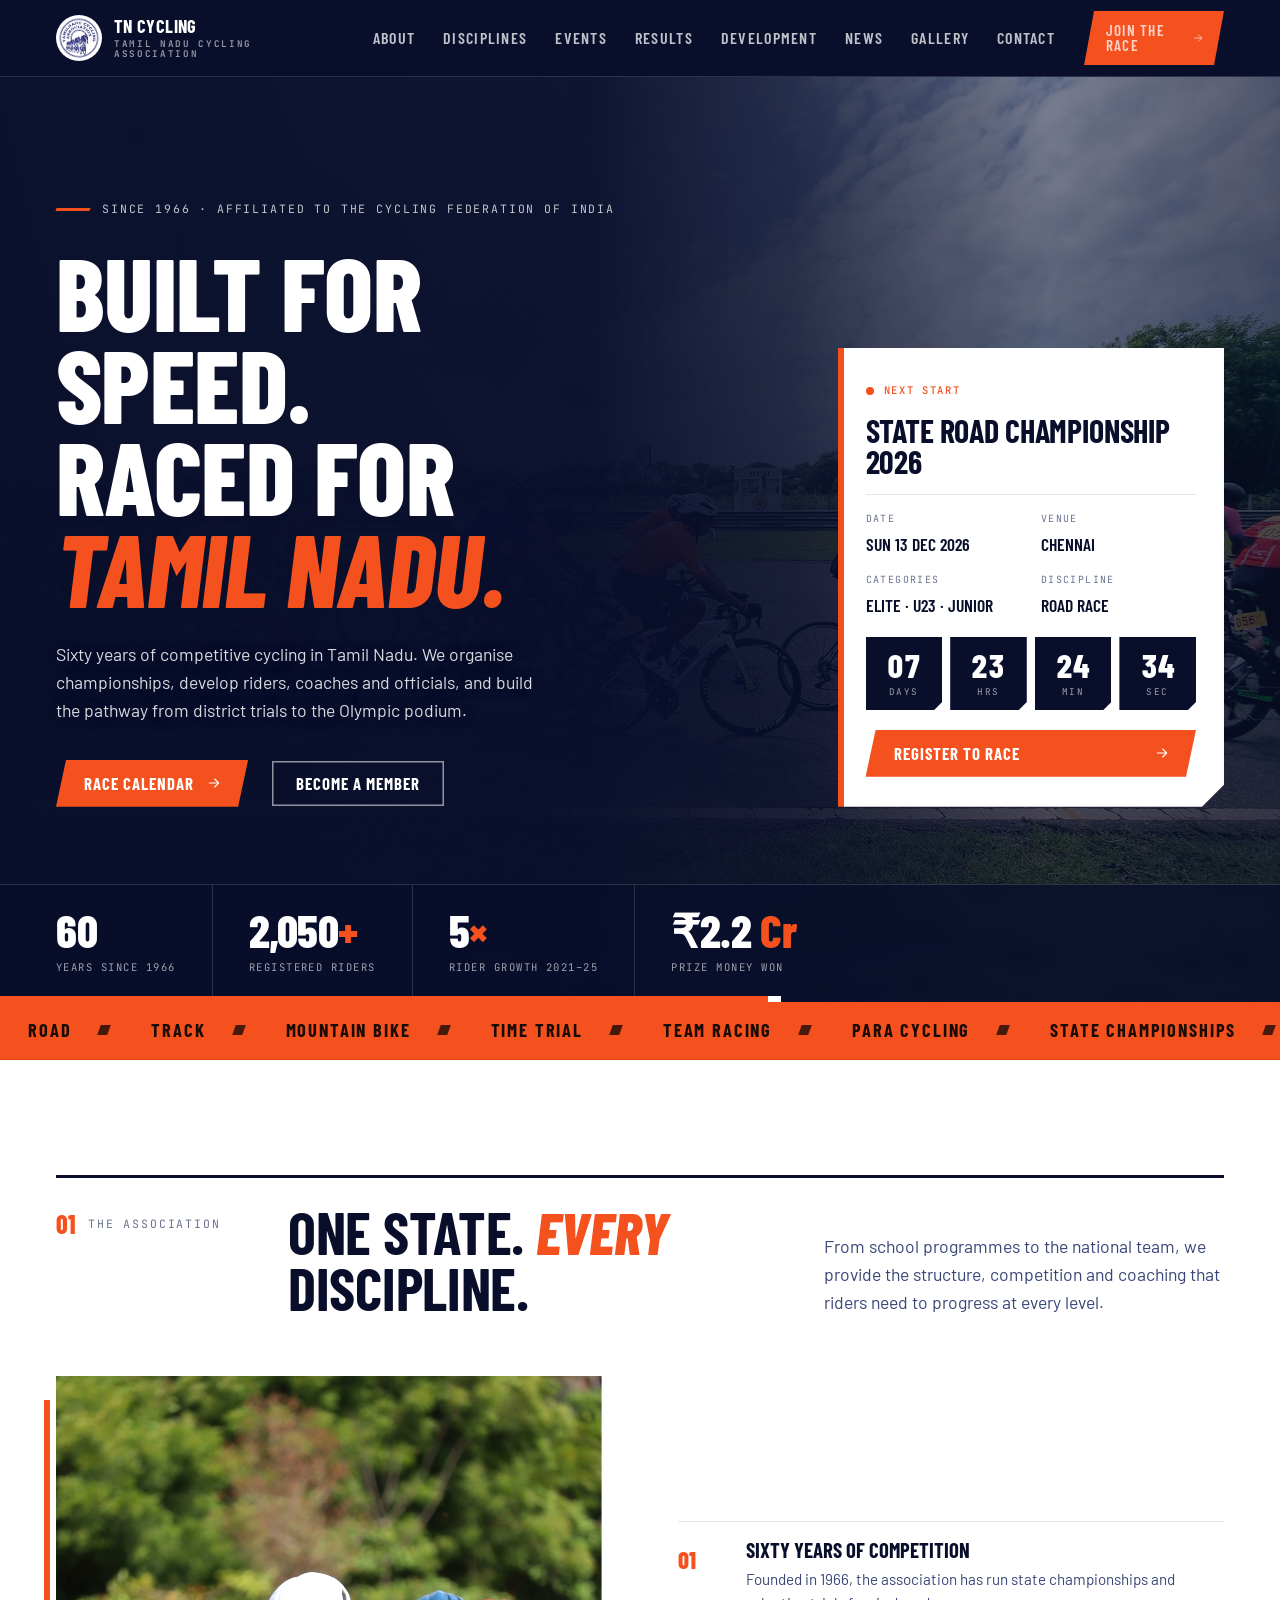
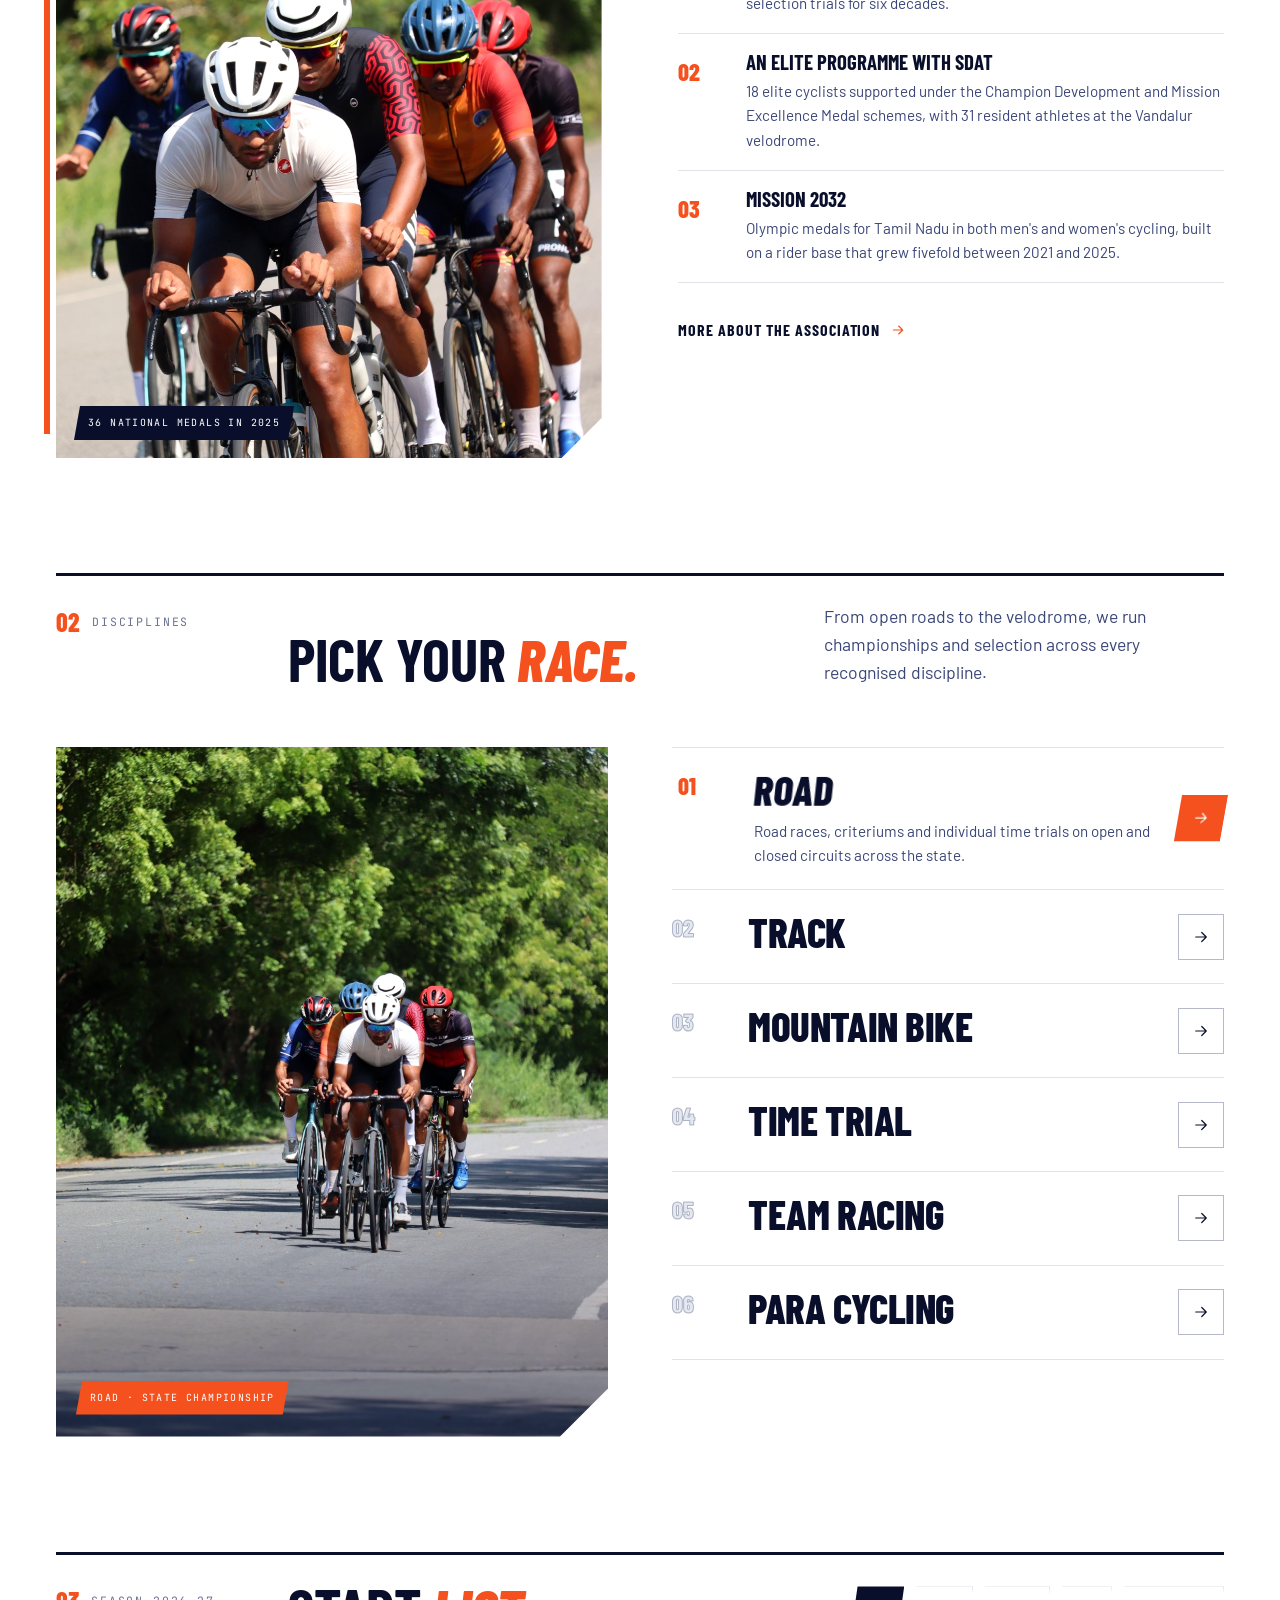
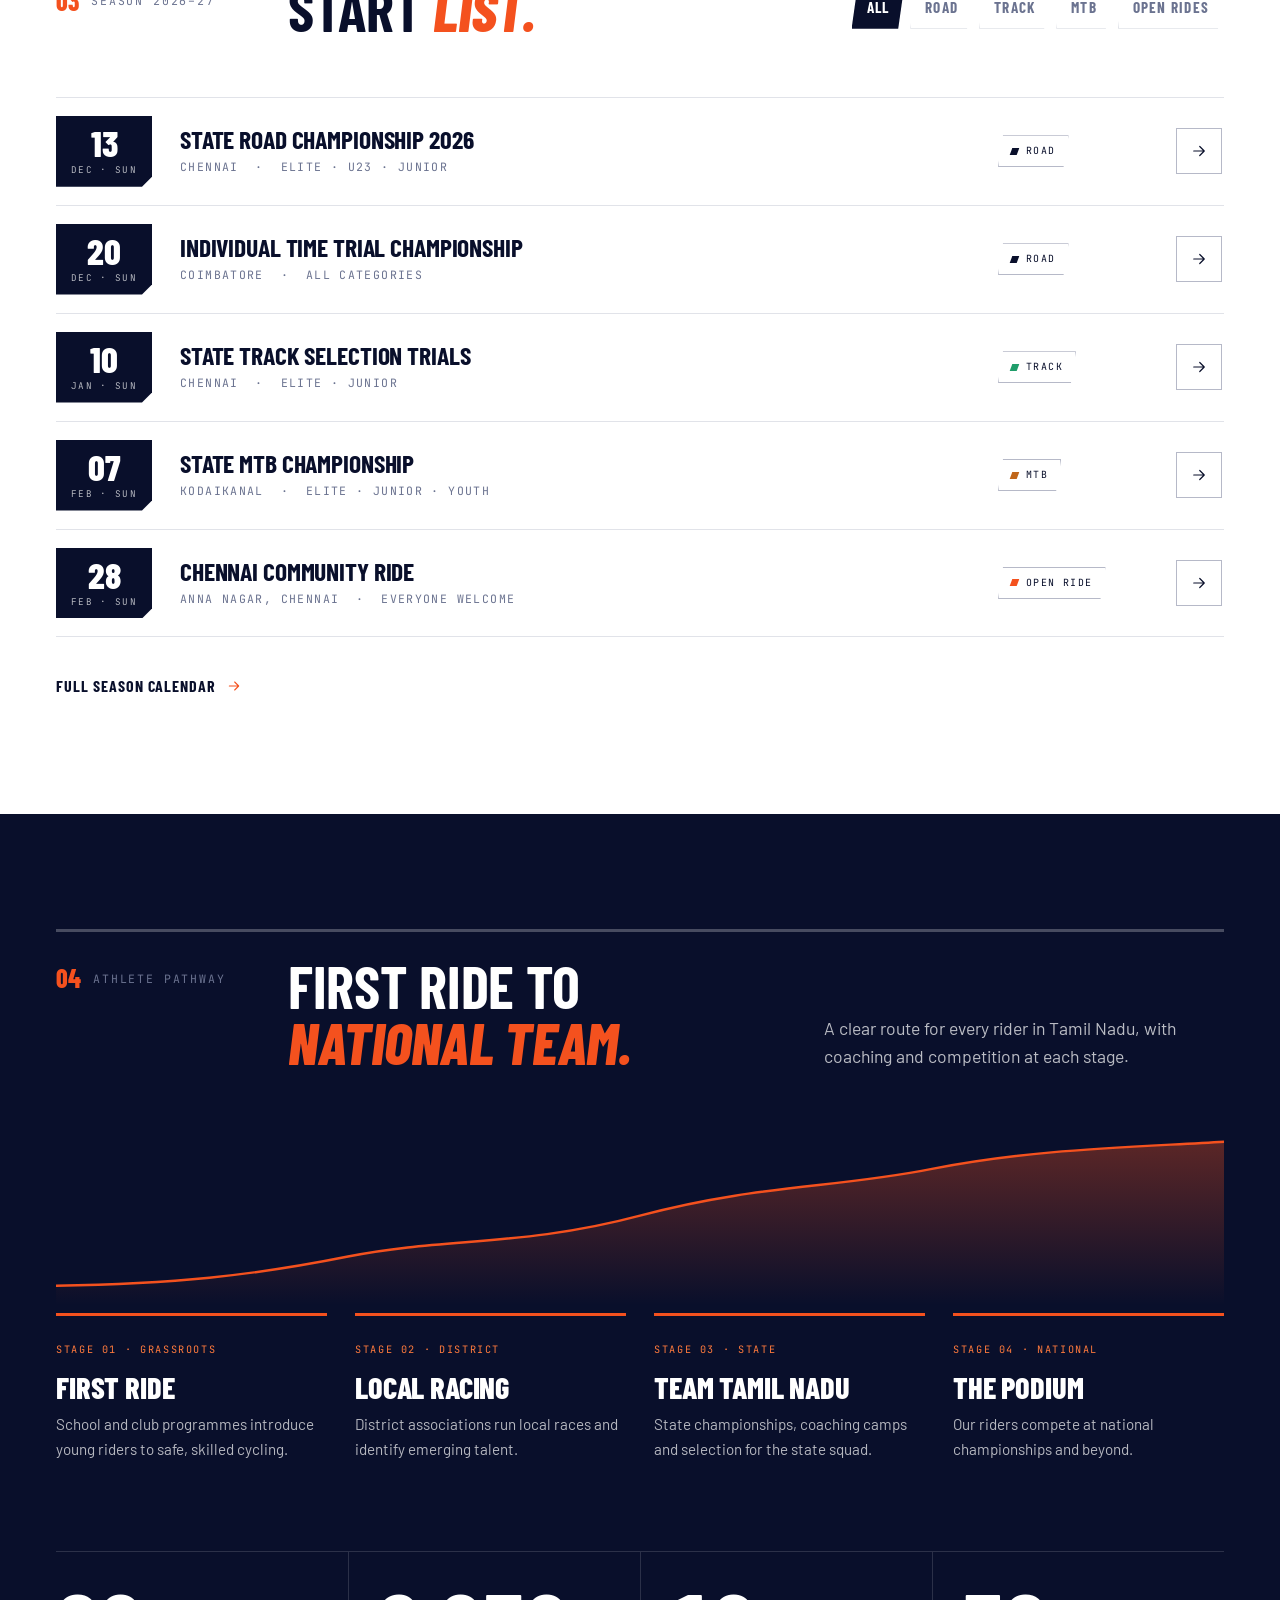
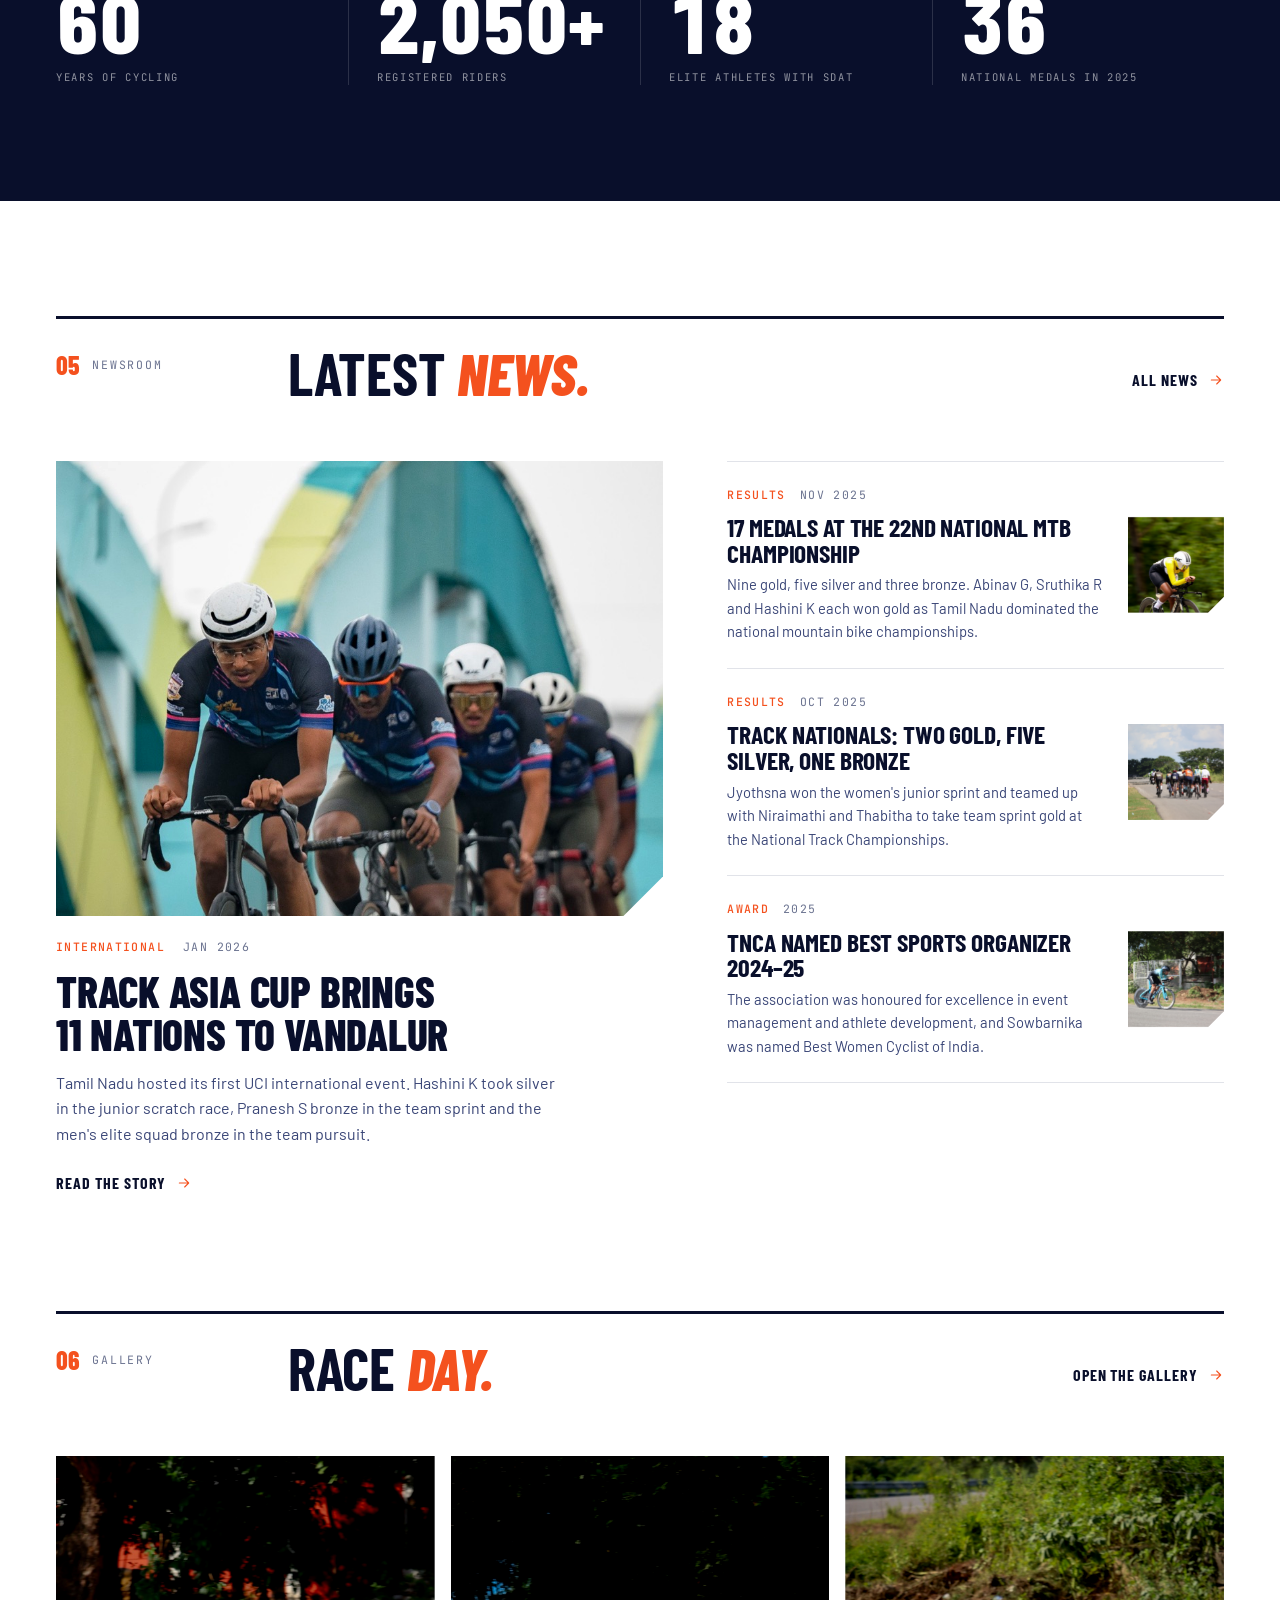
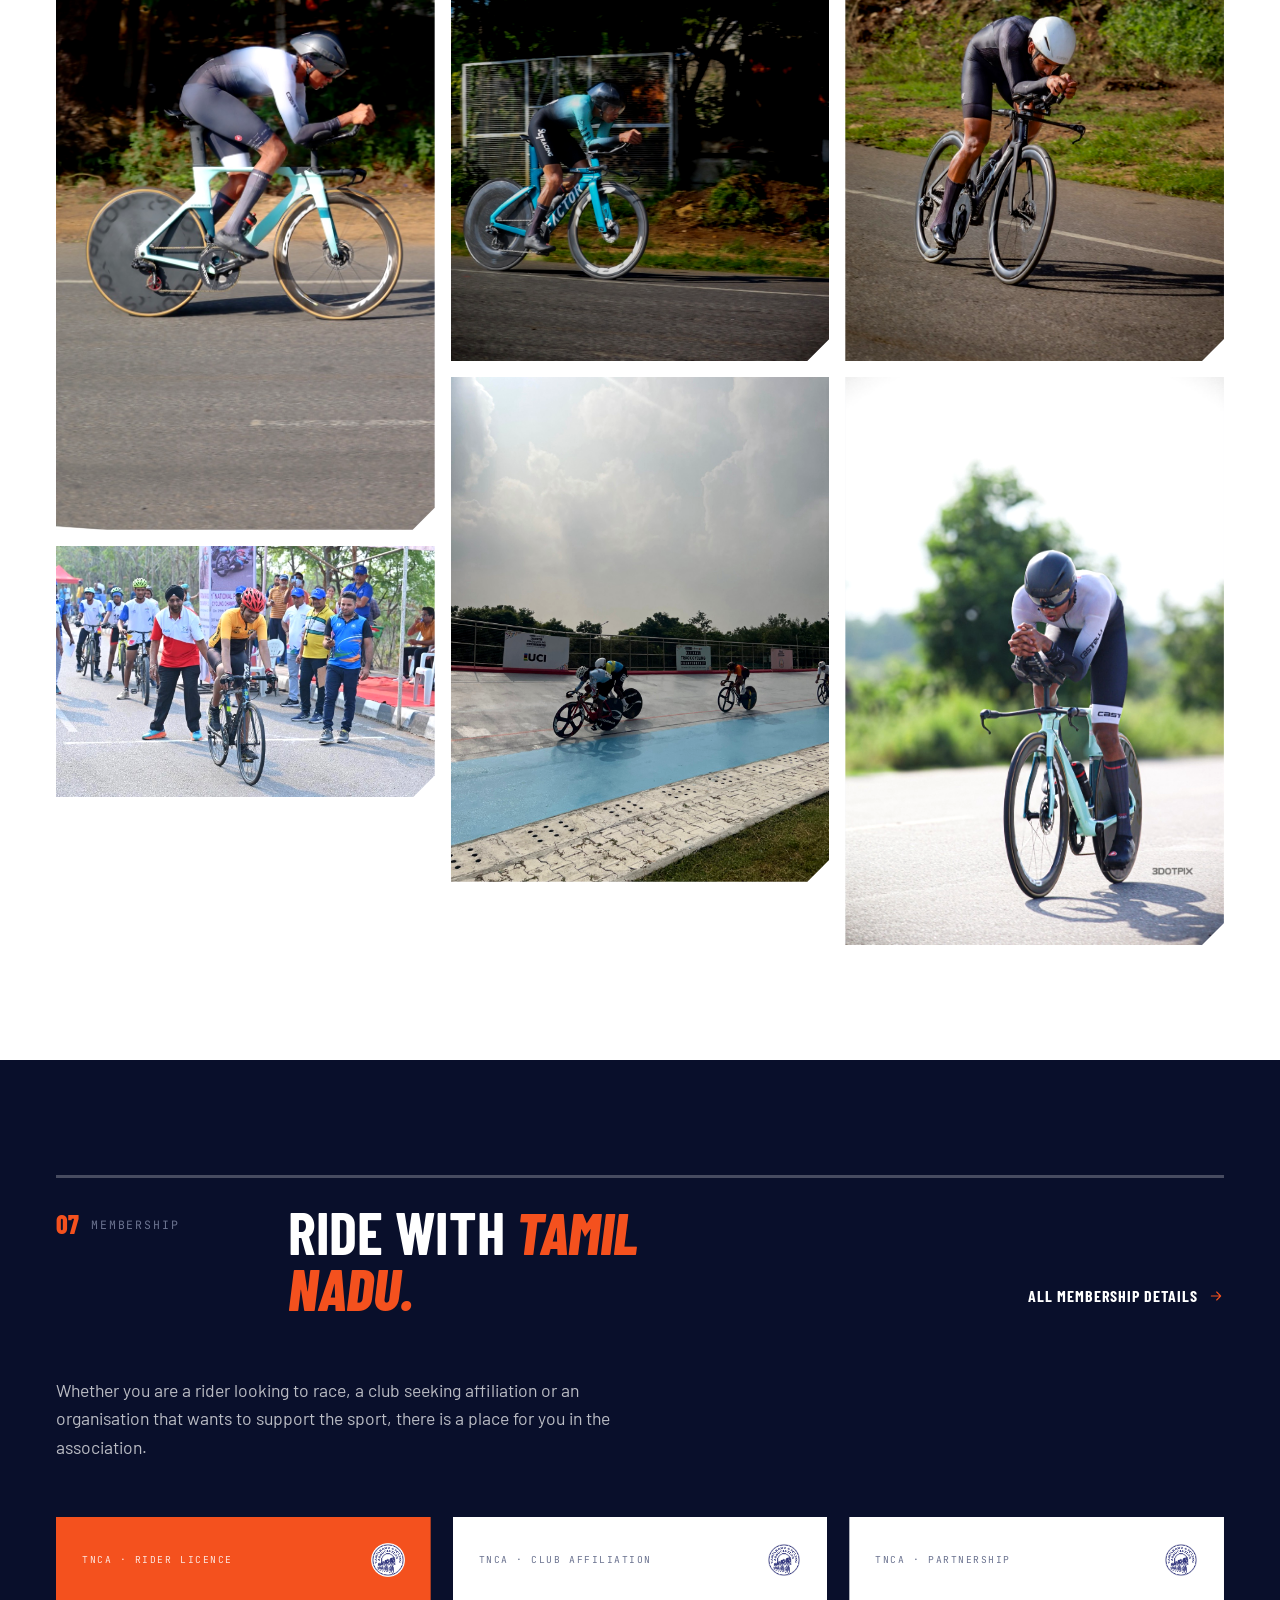
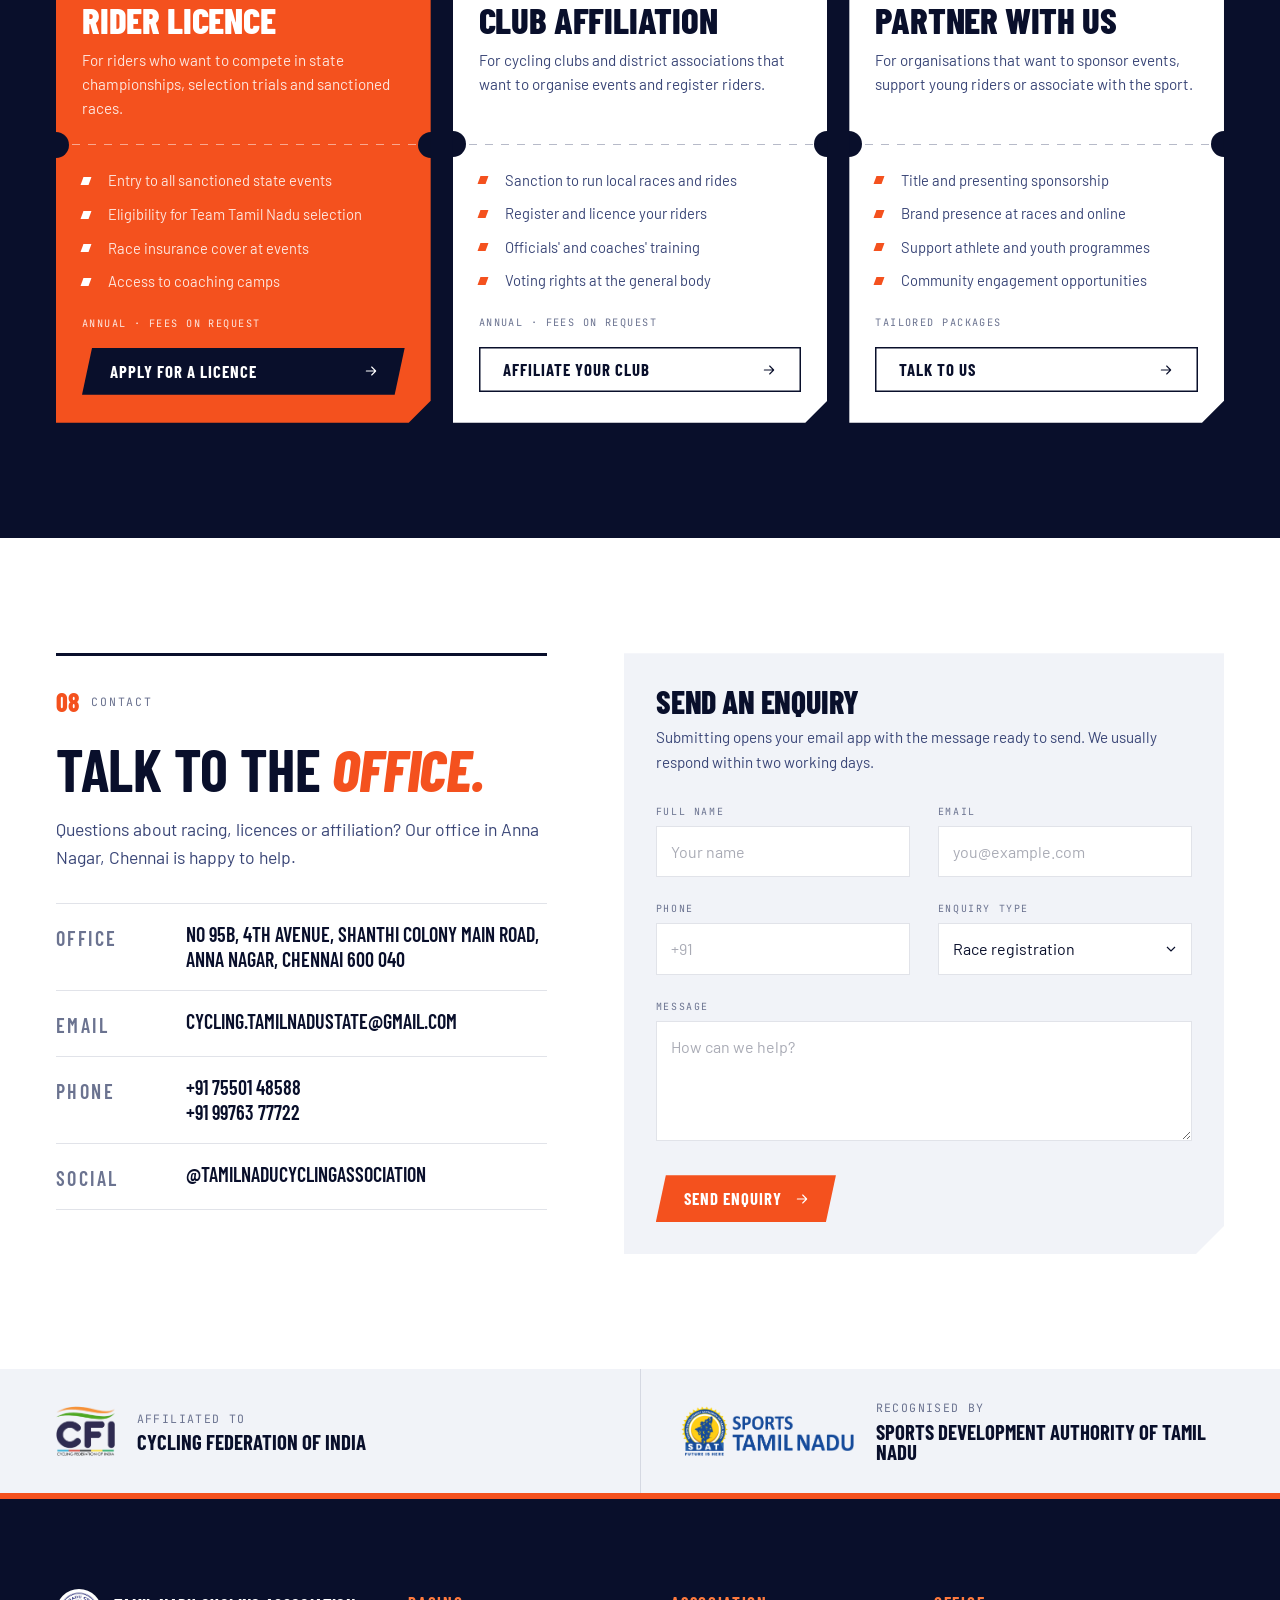
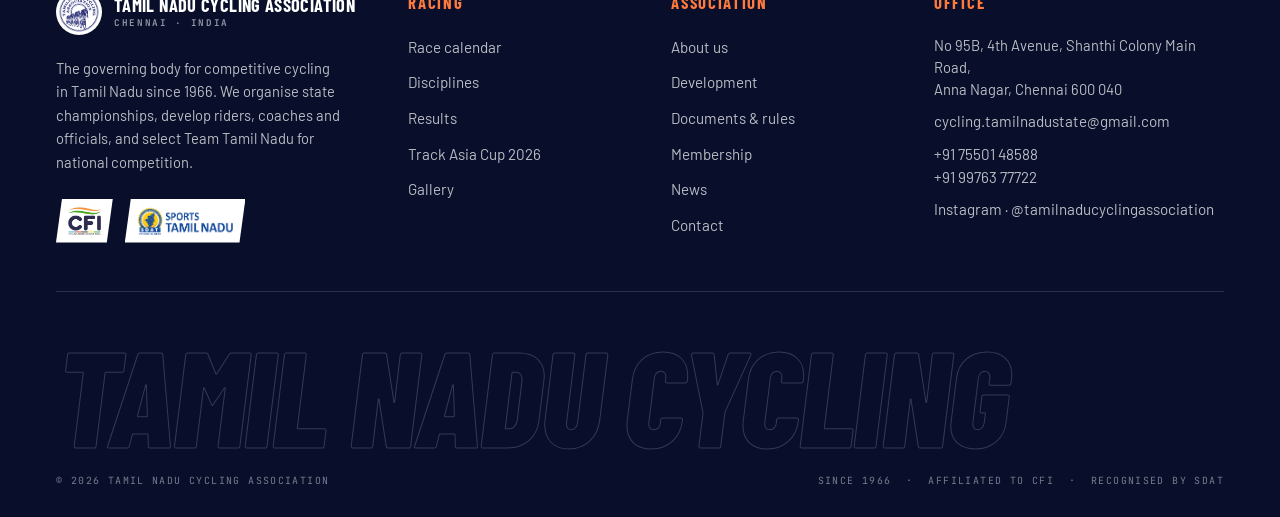
<file: index.html>
<!doctype html>
<html lang="en">
<head>
<meta charset="utf-8">
<meta name="viewport" content="width=device-width, initial-scale=1">
<title>Tamil Nadu Cycling Association</title>
<meta name="description" content="Tamil Nadu Cycling Association — the state governing body for road, track, MTB and para cycling in Tamil Nadu.">
<meta name="theme-color" content="#090f2b">
<link rel="icon" type="image/png" href="images/logos/tnca-logo.png">
<link rel="preconnect" href="https://fonts.googleapis.com">
<link rel="preconnect" href="https://fonts.gstatic.com" crossorigin>
<link href="https://fonts.googleapis.com/css2?family=Barlow+Condensed:ital,wght@0,600;0,700;0,800;1,700;1,800&family=Barlow:wght@400;500;600&family=JetBrains+Mono:wght@400;500&display=swap" rel="stylesheet">
<link rel="stylesheet" href="css/style.css">
</head>
<body>

<svg width="0" height="0" style="position:absolute" aria-hidden="true">
  <symbol id="i-arrow" viewBox="0 0 24 24"><path d="M5 12h14M13 6l6 6-6 6" fill="none" stroke="currentColor" stroke-width="1.6" stroke-linecap="round" stroke-linejoin="round"/></symbol>
  <symbol id="i-close" viewBox="0 0 24 24"><path d="M6 6l12 12M18 6L6 18" fill="none" stroke="currentColor" stroke-width="1.6" stroke-linecap="round"/></symbol>
  <symbol id="i-info" viewBox="0 0 24 24"><circle cx="12" cy="12" r="9.5" fill="none" stroke="currentColor" stroke-width="1.4"/><path d="M12 11v6M12 7.5v.5" fill="none" stroke="currentColor" stroke-width="1.6" stroke-linecap="round"/></symbol>
</svg>


<header class="site-header">
  <div class="container">
    <a href="index.html" class="brand" aria-label="Tamil Nadu Cycling Association — home">
      <img src="images/logos/tnca-logo.png" alt="">
      <span class="wm">TN Cycling<small>Tamil Nadu Cycling Association</small></span>
    </a>
    <button class="menu-toggle" aria-label="Open menu" aria-expanded="false" aria-controls="nav"><span>Menu</span><i></i></button>
    <nav class="nav" id="nav" aria-label="Main navigation">
      <a href="about.html">About</a><a href="disciplines.html">Disciplines</a><a href="events.html">Events</a><a href="results.html">Results</a><a href="development.html">Development</a><a href="news.html">News</a><a href="gallery.html">Gallery</a><a href="contact.html">Contact</a>
      <a href="membership.html" class="btn">Join the race <svg aria-hidden="true"><use href="#i-arrow"/></svg></a>
    </nav>
  </div>
</header>

<main>

<section class="hero">
  <img class="hero-bg" src="images/join.jpg" alt="" fetchpriority="high">
  <div class="container hero-grid">
    <div class="hero-copy">
      <span class="kicker">Since 1966 · Affiliated to the Cycling Federation of India</span>
      <h1>Built for speed.<br>Raced for <em>Tamil Nadu.</em></h1>
      <p class="lead">Sixty years of competitive cycling in Tamil Nadu. We organise championships, develop riders, coaches and officials, and build the pathway from district trials to the Olympic podium.</p>
      <div class="hero-actions">
        <a href="events.html" class="btn">Race calendar <svg aria-hidden="true"><use href="#i-arrow"/></svg></a>
        <a href="membership.html" class="btn btn-ghost-light">Become a member</a>
      </div>
    </div>
    <aside class="next-card reveal">
      <span class="label">Next start</span>
      <h2>State Road Championship 2026</h2>
      <div class="facts">
        <div><small>Date</small><b>Sun 13 Dec 2026</b></div>
        <div><small>Venue</small><b>Chennai</b></div>
        <div><small>Categories</small><b>Elite · U23 · Junior</b></div>
        <div><small>Discipline</small><b>Road race</b></div>
      </div>
      <div class="countdown" id="countdown" data-date="2026-12-13T06:00:00+05:30">
        <div><b data-u="d">00</b><small>Days</small></div>
        <div><b data-u="h">00</b><small>Hrs</small></div>
        <div><b data-u="m">00</b><small>Min</small></div>
        <div><b data-u="s">00</b><small>Sec</small></div>
      </div>
      <a href="contact.html" class="btn">Register to race <svg aria-hidden="true"><use href="#i-arrow"/></svg></a>
    </aside>
  </div>
  <div class="hero-foot"><div class="container hero-stats">
    <div><b>60</b><span>Years since 1966</span></div>
    <div><b>2,050<i>+</i></b><span>Registered riders</span></div>
    <div><b>5<i>×</i></b><span>Rider growth 2021–25</span></div>
    <div><b>₹2.2 <i>Cr</i></b><span>Prize money won</span></div>
  </div></div>
</section>

<div class="marquee" aria-hidden="true">
  <div class="marquee-track"><span>Road</span><span>Track</span><span>Mountain Bike</span><span>Time Trial</span><span>Team Racing</span><span>Para Cycling</span><span>State Championships</span><span>Youth Development</span><span>Road</span><span>Track</span><span>Mountain Bike</span><span>Time Trial</span><span>Team Racing</span><span>Para Cycling</span><span>State Championships</span><span>Youth Development</span></div>
</div>

<section class="section" id="about">
  <div class="container">
    
    <div class="section-head">
      <div class="index"><b>01</b><span>The association</span></div>
      <div class="title"><h2>One state. <em>Every</em> discipline.</h2><p class="lead">From school programmes to the national team, we provide the structure, competition and coaching that riders need to progress at every level.</p></div>
    </div>
    <div class="split">
      <div class="split-media reveal">
        <img src="images/race.jpg" alt="Road cyclists racing in a tight group">
        <span class="cap">36 national medals in 2025</span>
      </div>
      <div class="split-body reveal">
        <ul class="marks">
          <li><span class="k">01</span><div><b>Sixty years of competition</b><span>Founded in 1966, the association has run state championships and selection trials for six decades.</span></div></li>
          <li><span class="k">02</span><div><b>An elite programme with SDAT</b><span>18 elite cyclists supported under the Champion Development and Mission Excellence Medal schemes, with 31 resident athletes at the Vandalur velodrome.</span></div></li>
          <li><span class="k">03</span><div><b>Mission 2032</b><span>Olympic medals for Tamil Nadu in both men's and women's cycling, built on a rider base that grew fivefold between 2021 and 2025.</span></div></li>
        </ul>
        <a href="about.html" class="textlink">More about the association <svg aria-hidden="true"><use href="#i-arrow"/></svg></a>
      </div>
    </div>
  </div>
</section>

<section class="section" id="disciplines">
  <div class="container">
    
    <div class="section-head">
      <div class="index"><b>02</b><span>Disciplines</span></div>
      <div class="title"><h2>Pick your <em>race.</em></h2><p class="lead">From open roads to the velodrome, we run championships and selection across every recognised discipline.</p></div>
    </div>
    
    <div class="disc">
      <figure class="disc-figure reveal"><img src="images/road.jpg" alt="" data-i="0"><img src="images/track.jpg" alt="" data-i="1"><img src="images/mtb.jpg" alt="" data-i="2"><img src="images/time-trial.jpg" alt="" data-i="3"><img src="images/team.jpg" alt="" data-i="4"><img src="images/para.jpg" alt="" data-i="5"><figcaption class="cap"></figcaption></figure>
      <ul class="disc-list reveal">
        <li data-cap="Road · State Championship">
          <a href="disciplines.html#road">
            <span class="n">01</span>
            <img class="thumb" src="images/road.jpg" alt="" loading="lazy">
            <div><h3>Road</h3><p>Road races, criteriums and individual time trials on open and closed circuits across the state.</p></div>
            <span class="go" aria-hidden="true"><svg aria-hidden="true"><use href="#i-arrow"/></svg></span>
          </a>
        </li>
        <li data-cap="Track · Velodrome">
          <a href="disciplines.html#track">
            <span class="n">02</span>
            <img class="thumb" src="images/track.jpg" alt="" loading="lazy">
            <div><h3>Track</h3><p>Sprint, keirin, team pursuit and endurance events contested on the velodrome.</p></div>
            <span class="go" aria-hidden="true"><svg aria-hidden="true"><use href="#i-arrow"/></svg></span>
          </a>
        </li>
        <li data-cap="MTB · Cross-country">
          <a href="disciplines.html#mountain-bike">
            <span class="n">03</span>
            <img class="thumb" src="images/mtb.jpg" alt="" loading="lazy">
            <div><h3>Mountain Bike</h3><p>Cross-country racing on technical off-road trails, climbs and descents.</p></div>
            <span class="go" aria-hidden="true"><svg aria-hidden="true"><use href="#i-arrow"/></svg></span>
          </a>
        </li>
        <li data-cap="Time Trial · Against the clock">
          <a href="disciplines.html#time-trial">
            <span class="n">04</span>
            <img class="thumb" src="images/time-trial.jpg" alt="" loading="lazy">
            <div><h3>Time Trial</h3><p>The race of truth: riders go alone against the clock in individual and team events.</p></div>
            <span class="go" aria-hidden="true"><svg aria-hidden="true"><use href="#i-arrow"/></svg></span>
          </a>
        </li>
        <li data-cap="Team · Club &amp; district">
          <a href="disciplines.html#team-racing">
            <span class="n">05</span>
            <img class="thumb" src="images/team.jpg" alt="" loading="lazy">
            <div><h3>Team Racing</h3><p>Club and district squads competing together, from team time trials to road races.</p></div>
            <span class="go" aria-hidden="true"><svg aria-hidden="true"><use href="#i-arrow"/></svg></span>
          </a>
        </li>
        <li data-cap="Para · Classified racing">
          <a href="disciplines.html#para-cycling">
            <span class="n">06</span>
            <img class="thumb" src="images/para.jpg" alt="" loading="lazy">
            <div><h3>Para Cycling</h3><p>Classified racing and coaching pathways for para-cyclists, from state trials to nationals.</p></div>
            <span class="go" aria-hidden="true"><svg aria-hidden="true"><use href="#i-arrow"/></svg></span>
          </a>
        </li></ul>
    </div>
  </div>
</section>

<section class="section" id="events">
  <div class="container">
    
    <div class="section-head">
      <div class="index"><b>03</b><span>Season 2026–27</span></div>
      <div class="title"><h2>Start <em>list.</em></h2><div class="filters" role="group" aria-label="Filter events"><button aria-pressed="true" data-f="all">All</button><button aria-pressed="false" data-f="road">Road</button><button aria-pressed="false" data-f="track">Track</button><button aria-pressed="false" data-f="mtb">MTB</button><button aria-pressed="false" data-f="open">Open rides</button></div></div>
    </div>
    <ol class="startlist">
      <li data-cat="road" class="reveal">
        <a href="contact.html" class="race">
          <div class="date"><b>13</b><span>Dec · Sun</span></div>
          <div><h3>State Road Championship 2026</h3><p class="meta mono">Chennai &nbsp;·&nbsp; Elite · U23 · Junior</p></div>
          <div><span class="tag road">Road</span></div>
          <span class="go" aria-hidden="true"><svg aria-hidden="true"><use href="#i-arrow"/></svg></span>
        </a>
      </li>
      <li data-cat="road" class="reveal">
        <a href="contact.html" class="race">
          <div class="date"><b>20</b><span>Dec · Sun</span></div>
          <div><h3>Individual Time Trial Championship</h3><p class="meta mono">Coimbatore &nbsp;·&nbsp; All categories</p></div>
          <div><span class="tag road">Road</span></div>
          <span class="go" aria-hidden="true"><svg aria-hidden="true"><use href="#i-arrow"/></svg></span>
        </a>
      </li>
      <li data-cat="track" class="reveal">
        <a href="contact.html" class="race">
          <div class="date"><b>10</b><span>Jan · Sun</span></div>
          <div><h3>State Track Selection Trials</h3><p class="meta mono">Chennai &nbsp;·&nbsp; Elite · Junior</p></div>
          <div><span class="tag track">Track</span></div>
          <span class="go" aria-hidden="true"><svg aria-hidden="true"><use href="#i-arrow"/></svg></span>
        </a>
      </li>
      <li data-cat="mtb" class="reveal">
        <a href="contact.html" class="race">
          <div class="date"><b>07</b><span>Feb · Sun</span></div>
          <div><h3>State MTB Championship</h3><p class="meta mono">Kodaikanal &nbsp;·&nbsp; Elite · Junior · Youth</p></div>
          <div><span class="tag mtb">MTB</span></div>
          <span class="go" aria-hidden="true"><svg aria-hidden="true"><use href="#i-arrow"/></svg></span>
        </a>
      </li>
      <li data-cat="open" class="reveal">
        <a href="contact.html" class="race">
          <div class="date"><b>28</b><span>Feb · Sun</span></div>
          <div><h3>Chennai Community Ride</h3><p class="meta mono">Anna Nagar, Chennai &nbsp;·&nbsp; Everyone welcome</p></div>
          <div><span class="tag open">Open ride</span></div>
          <span class="go" aria-hidden="true"><svg aria-hidden="true"><use href="#i-arrow"/></svg></span>
        </a>
      </li></ol>
    <div style="margin-top:36px"><a href="events.html" class="textlink">Full season calendar <svg aria-hidden="true"><use href="#i-arrow"/></svg></a></div>
  </div>
</section>

<section class="section section-ink" id="pathway">
  <div class="container">
    
    <div class="section-head">
      <div class="index"><b>04</b><span>Athlete pathway</span></div>
      <div class="title"><h2>First ride to <em>national team.</em></h2><p class="lead">A clear route for every rider in Tamil Nadu, with coaching and competition at each stage.</p></div>
    </div>
    
    
<div class="route" aria-hidden="true">
  <svg viewBox="0 0 1200 180" preserveAspectRatio="none">
    <defs><linearGradient id="routeFill" x1="0" y1="0" x2="0" y2="1"><stop offset="0" stop-color="#f4511e"/><stop offset="1" stop-color="#f4511e" stop-opacity="0"/></linearGradient></defs>
    <path class="line-fill" d="M0,160 C120,158 200,150 300,130 S480,120 600,88 S800,60 900,40 S1100,18 1200,12 L1200,180 L0,180 Z"/>
    <path class="line" d="M0,160 C120,158 200,150 300,130 S480,120 600,88 S800,60 900,40 S1100,18 1200,12"/>
  </svg>
</div>
    <div class="stages">
      <div class="stage reveal"><span class="k">Stage 01 · Grassroots</span><h3>First ride</h3><p>School and club programmes introduce young riders to safe, skilled cycling.</p></div>
      <div class="stage reveal"><span class="k">Stage 02 · District</span><h3>Local racing</h3><p>District associations run local races and identify emerging talent.</p></div>
      <div class="stage reveal"><span class="k">Stage 03 · State</span><h3>Team Tamil Nadu</h3><p>State championships, coaching camps and selection for the state squad.</p></div>
      <div class="stage reveal"><span class="k">Stage 04 · National</span><h3>The podium</h3><p>Our riders compete at national championships and beyond.</p></div>
    </div>
    <div class="stats">
      <div><b data-count="60">0</b><span>Years of cycling</span></div>
      <div><b data-count="2050" data-suffix="+">0</b><span>Registered riders</span></div>
      <div><b data-count="18">0</b><span>Elite athletes with SDAT</span></div>
      <div><b data-count="36">0</b><span>National medals in 2025</span></div>
    </div>
  </div>
</section>

<section class="section" id="news">
  <div class="container">
    
    <div class="section-head">
      <div class="index"><b>05</b><span>Newsroom</span></div>
      <div class="title"><h2>Latest <em>news.</em></h2><a href="news.html" class="textlink">All news <svg aria-hidden="true"><use href="#i-arrow"/></svg></a></div>
    </div>
    <div class="news">
      <article class="story-lead reveal">
        <a href="track-asia-cup.html"><img src="images/news-1.jpg" alt=""></a>
        <div class="mono"><b>International</b><span>Jan 2026</span></div>
        <h3><a href="track-asia-cup.html">Track Asia Cup brings 11 nations to Vandalur</a></h3>
        <p>Tamil Nadu hosted its first UCI international event. Hashini K took silver in the junior scratch race, Pranesh S bronze in the team sprint and the men's elite squad bronze in the team pursuit.</p>
        <a href="track-asia-cup.html" class="textlink">Read the story <svg aria-hidden="true"><use href="#i-arrow"/></svg></a>
      </article>
      <ul class="story-list reveal"><li><a href="results.html#mtb"><div><div class="mono"><b>Results</b><span>Nov 2025</span></div><h3>17 medals at the 22nd National MTB Championship</h3><p>Nine gold, five silver and three bronze. Abinav G, Sruthika R and Hashini K each won gold as Tamil Nadu dominated the national mountain bike championships.</p></div><img src="images/news-2.jpg" alt="" loading="lazy"></a></li><li><a href="results.html#track"><div><div class="mono"><b>Results</b><span>Oct 2025</span></div><h3>Track Nationals: two gold, five silver, one bronze</h3><p>Jyothsna won the women's junior sprint and teamed up with Niraimathi and Thabitha to take team sprint gold at the National Track Championships.</p></div><img src="images/news-3.jpg" alt="" loading="lazy"></a></li><li><a href="results.html#awards"><div><div class="mono"><b>Award</b><span>2025</span></div><h3>TNCA named Best Sports Organizer 2024–25</h3><p>The association was honoured for excellence in event management and athlete development, and Sowbarnika was named Best Women Cyclist of India.</p></div><img src="images/time-trial.jpg" alt="" loading="lazy"></a></li></ul>
    </div>
  </div>
</section>

<section class="section" id="gallery">
  <div class="container">
    
    <div class="section-head">
      <div class="index"><b>06</b><span>Gallery</span></div>
      <div class="title"><h2>Race <em>day.</em></h2><a href="gallery.html" class="textlink">Open the gallery <svg aria-hidden="true"><use href="#i-arrow"/></svg></a></div>
    </div>
    <div class="gallery-grid reveal"><button type="button" data-cap="Time trial" aria-label="Open photo: Time trial rider on an aero bike"><img src="images/gallery/01.jpg" alt="Time trial rider on an aero bike" loading="lazy"></button><button type="button" data-cap="Para · Start line" aria-label="Open photo: Para cyclist at the start line of a national para cycling championship"><img src="images/gallery/07.jpg" alt="Para cyclist at the start line of a national para cycling championship" loading="lazy"></button><button type="button" data-cap="Time trial" aria-label="Open photo: Time trial rider racing past the trees"><img src="images/gallery/02.jpg" alt="Time trial rider racing past the trees" loading="lazy"></button><button type="button" data-cap="Track · Nationals" aria-label="Open photo: Riders on the velodrome at the National Track Cycling Championship"><img src="images/gallery/08.jpg" alt="Riders on the velodrome at the National Track Cycling Championship" loading="lazy"></button><button type="button" data-cap="Time trial" aria-label="Open photo: Time trial rider in the aero position"><img src="images/gallery/03.jpg" alt="Time trial rider in the aero position" loading="lazy"></button><button type="button" data-cap="Time trial" aria-label="Open photo: Time trial rider approaching head-on"><img src="images/gallery/04.jpg" alt="Time trial rider approaching head-on" loading="lazy"></button></div>
  </div>
</section>

<div class="lightbox" id="lightbox" role="dialog" aria-modal="true" aria-label="Photo viewer">
  <img alt="">
  <button type="button" class="lb-close" aria-label="Close"><svg aria-hidden="true"><use href="#i-close"/></svg></button>
  <button type="button" class="lb-prev" aria-label="Previous photo"><svg aria-hidden="true"><use href="#i-arrow"/></svg></button>
  <button type="button" class="lb-next" aria-label="Next photo"><svg aria-hidden="true"><use href="#i-arrow"/></svg></button>
  <span class="lb-count"></span>
</div>



<section class="section section-ink" id="membership">
  <div class="container">
    
    <div class="section-head">
      <div class="index"><b>07</b><span>Membership</span></div>
      <div class="title"><h2>Ride with <em>Tamil Nadu.</em></h2><a href="membership.html" class="textlink light">All membership details <svg aria-hidden="true"><use href="#i-arrow"/></svg></a></div>
    </div>
    <div class="cta-copy">
      <p class="lead">Whether you are a rider looking to race, a club seeking affiliation or an organisation that wants to support the sport, there is a place for you in the association.</p>
    </div>
    
    <div class="tickets">
      <article class="ticket featured reveal" id="rider">
        <div class="head"><span>TNCA · Rider licence</span><img src="images/logos/tnca-logo.png" alt=""></div>
        <h3>Rider licence</h3>
        <p class="desc">For riders who want to compete in state championships, selection trials and sanctioned races.</p>
        <div class="perf"></div>
        <ul>
          <li>Entry to all sanctioned state events</li>
          <li>Eligibility for Team Tamil Nadu selection</li>
          <li>Race insurance cover at events</li>
          <li>Access to coaching camps</li>
        </ul>
        <p class="fee">Annual · fees on request</p>
        <a href="contact.html" class="btn">Apply for a licence <svg aria-hidden="true"><use href="#i-arrow"/></svg></a>
      </article>
      <article class="ticket reveal" id="club">
        <div class="head"><span>TNCA · Club affiliation</span><img src="images/logos/tnca-logo.png" alt=""></div>
        <h3>Club affiliation</h3>
        <p class="desc">For cycling clubs and district associations that want to organise events and register riders.</p>
        <div class="perf"></div>
        <ul>
          <li>Sanction to run local races and rides</li>
          <li>Register and licence your riders</li>
          <li>Officials' and coaches' training</li>
          <li>Voting rights at the general body</li>
        </ul>
        <p class="fee">Annual · fees on request</p>
        <a href="contact.html" class="btn btn-ghost">Affiliate your club <svg aria-hidden="true"><use href="#i-arrow"/></svg></a>
      </article>
      <article class="ticket reveal" id="partner">
        <div class="head"><span>TNCA · Partnership</span><img src="images/logos/tnca-logo.png" alt=""></div>
        <h3>Partner with us</h3>
        <p class="desc">For organisations that want to sponsor events, support young riders or associate with the sport.</p>
        <div class="perf"></div>
        <ul>
          <li>Title and presenting sponsorship</li>
          <li>Brand presence at races and online</li>
          <li>Support athlete and youth programmes</li>
          <li>Community engagement opportunities</li>
        </ul>
        <p class="fee">Tailored packages</p>
        <a href="contact.html" class="btn btn-ghost">Talk to us <svg aria-hidden="true"><use href="#i-arrow"/></svg></a>
      </article>
    </div>
  </div>
</section>


<section class="section" id="contact">
  <div class="container">
    <div class="contact">
      <div class="reveal">
        <div class="section-head" style="grid-template-columns:1fr;margin-bottom:0"><div class="index"><b>08</b><span>Contact</span></div></div>
        <h2>Talk to the <em>office.</em></h2>
        <p class="lead" style="margin-top:18px">Questions about racing, licences or affiliation? Our office in Anna Nagar, Chennai is happy to help.</p>
        <ul class="details">
          <li><span class="mono">Office</span><span>No 95B, 4th Avenue, Shanthi Colony Main Road,<br>Anna Nagar, Chennai 600 040</span></li>
          <li><span class="mono">Email</span><a href="mailto:cycling.tamilnadustate@gmail.com">cycling.tamilnadustate@gmail.com</a></li>
          <li><span class="mono">Phone</span><span><a href="tel:+917550148588">+91 75501 48588</a><br><a href="tel:+919976377722">+91 99763 77722</a></span></li>
          <li><span class="mono">Social</span><a href="https://www.instagram.com/tamilnaducyclingassociation" rel="noopener">@tamilnaducyclingassociation</a></li>
        </ul>
      </div>
      <div class="reveal">
<form id="contactForm" class="form" data-mailto data-subject-field="topic" novalidate>
  <h3>Send an enquiry</h3>
  <p>Submitting opens your email app with the message ready to send. We usually respond within two working days.</p>
  <div class="fields">
    <div><label for="name">Full name</label><input id="name" name="name" required autocomplete="name" placeholder="Your name"></div>
    <div><label for="email">Email</label><input id="email" name="email" type="email" autocomplete="email" placeholder="you@example.com"></div>
    <div><label for="phone">Phone</label><input id="phone" name="phone" type="tel" autocomplete="tel" placeholder="+91"></div>
    <div><label for="topic">Enquiry type</label>
      <select id="topic" name="topic">
        <option>Race registration</option><option>Rider licence</option><option>Club affiliation</option><option>Partnership</option><option>Media</option><option>Other</option>
      </select></div>
    <div class="full"><label for="message">Message</label><textarea id="message" name="message" required placeholder="How can we help?"></textarea></div>
    <div class="full"><button class="btn" type="submit">Send enquiry <svg aria-hidden="true"><use href="#i-arrow"/></svg></button></div>
  </div>
</form>
</div>
    </div>
  </div>
</section>

<section class="affiliation" aria-label="Affiliation and recognition">
  <div class="container">
    <div class="item"><img src="images/logos/cfi-logo.png" alt="Cycling Federation of India logo"><div><span class="mono">Affiliated to</span><b class="name">Cycling Federation of India</b></div></div>
    <div class="item"><img src="images/logos/sdat-logo.png" alt="Sports Development Authority of Tamil Nadu logo"><div><span class="mono">Recognised by</span><b class="name">Sports Development Authority of Tamil Nadu</b></div></div>
  </div>
</section>


</main>

<footer class="site-footer">
  <div class="container">
    <div class="footer-top">
      <div class="footer-about">
        <a href="index.html" class="brand"><img src="images/logos/tnca-logo.png" alt=""><span class="wm">Tamil Nadu Cycling Association<small>Chennai · India</small></span></a>
        <p>The governing body for competitive cycling in Tamil Nadu since 1966. We organise state championships, develop riders, coaches and officials, and select Team Tamil Nadu for national competition.</p>
        <div class="footer-logos">
          <span><img src="images/logos/cfi-logo.png" alt="Cycling Federation of India"></span>
          <span><img src="images/logos/sdat-logo.png" alt="Sports Development Authority of Tamil Nadu"></span>
        </div>
      </div>
      <div>
        <h4>Racing</h4>
        <ul>
          <li><a href="events.html">Race calendar</a></li>
          <li><a href="disciplines.html">Disciplines</a></li>
          <li><a href="results.html">Results</a></li>
          <li><a href="track-asia-cup.html">Track Asia Cup 2026</a></li>
          <li><a href="gallery.html">Gallery</a></li>
        </ul>
      </div>
      <div>
        <h4>Association</h4>
        <ul>
          <li><a href="about.html">About us</a></li>
          <li><a href="development.html">Development</a></li>
          <li><a href="documents.html">Documents &amp; rules</a></li>
          <li><a href="membership.html">Membership</a></li>
          <li><a href="news.html">News</a></li>
          <li><a href="contact.html">Contact</a></li>
        </ul>
      </div>
      <div>
        <h4>Office</h4>
        <ul class="footer-contact">
          <li>No 95B, 4th Avenue, Shanthi Colony Main Road,<br>Anna Nagar, Chennai 600 040</li>
          <li><a href="mailto:cycling.tamilnadustate@gmail.com">cycling.tamilnadustate@gmail.com</a></li>
          <li><a href="tel:+917550148588">+91 75501 48588</a><br><a href="tel:+919976377722">+91 99763 77722</a></li>
          <li><a href="https://www.instagram.com/tamilnaducyclingassociation" rel="noopener">Instagram · @tamilnaducyclingassociation</a></li>
        </ul>
      </div>
    </div>
    <div class="wordmark" aria-hidden="true">Tamil Nadu Cycling</div>
    <div class="footer-bottom">
      <span>&copy; <span id="year"></span> Tamil Nadu Cycling Association</span>
      <span>Since 1966 &nbsp;·&nbsp; Affiliated to CFI &nbsp;·&nbsp; Recognised by SDAT</span>
    </div>
  </div>
</footer>

<script src="js/main.js"></script>
</body>
</html>
</file>
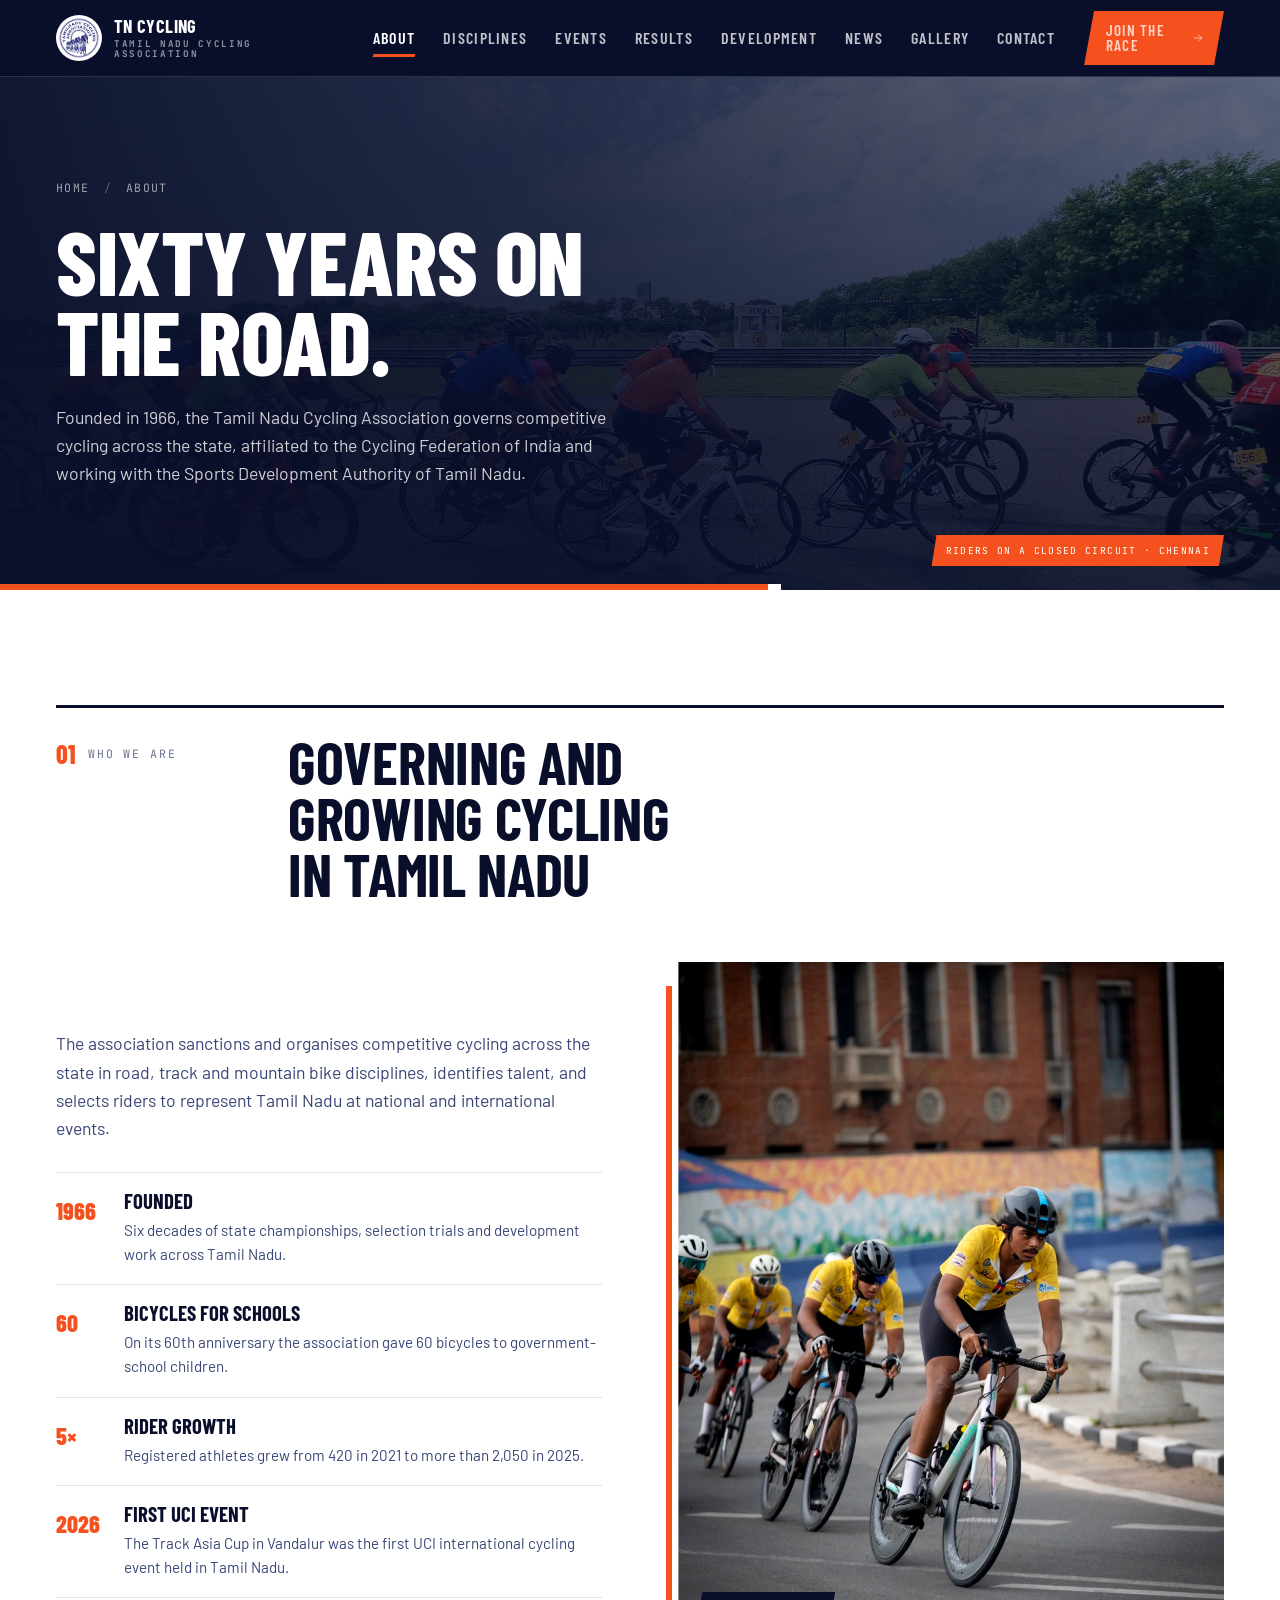
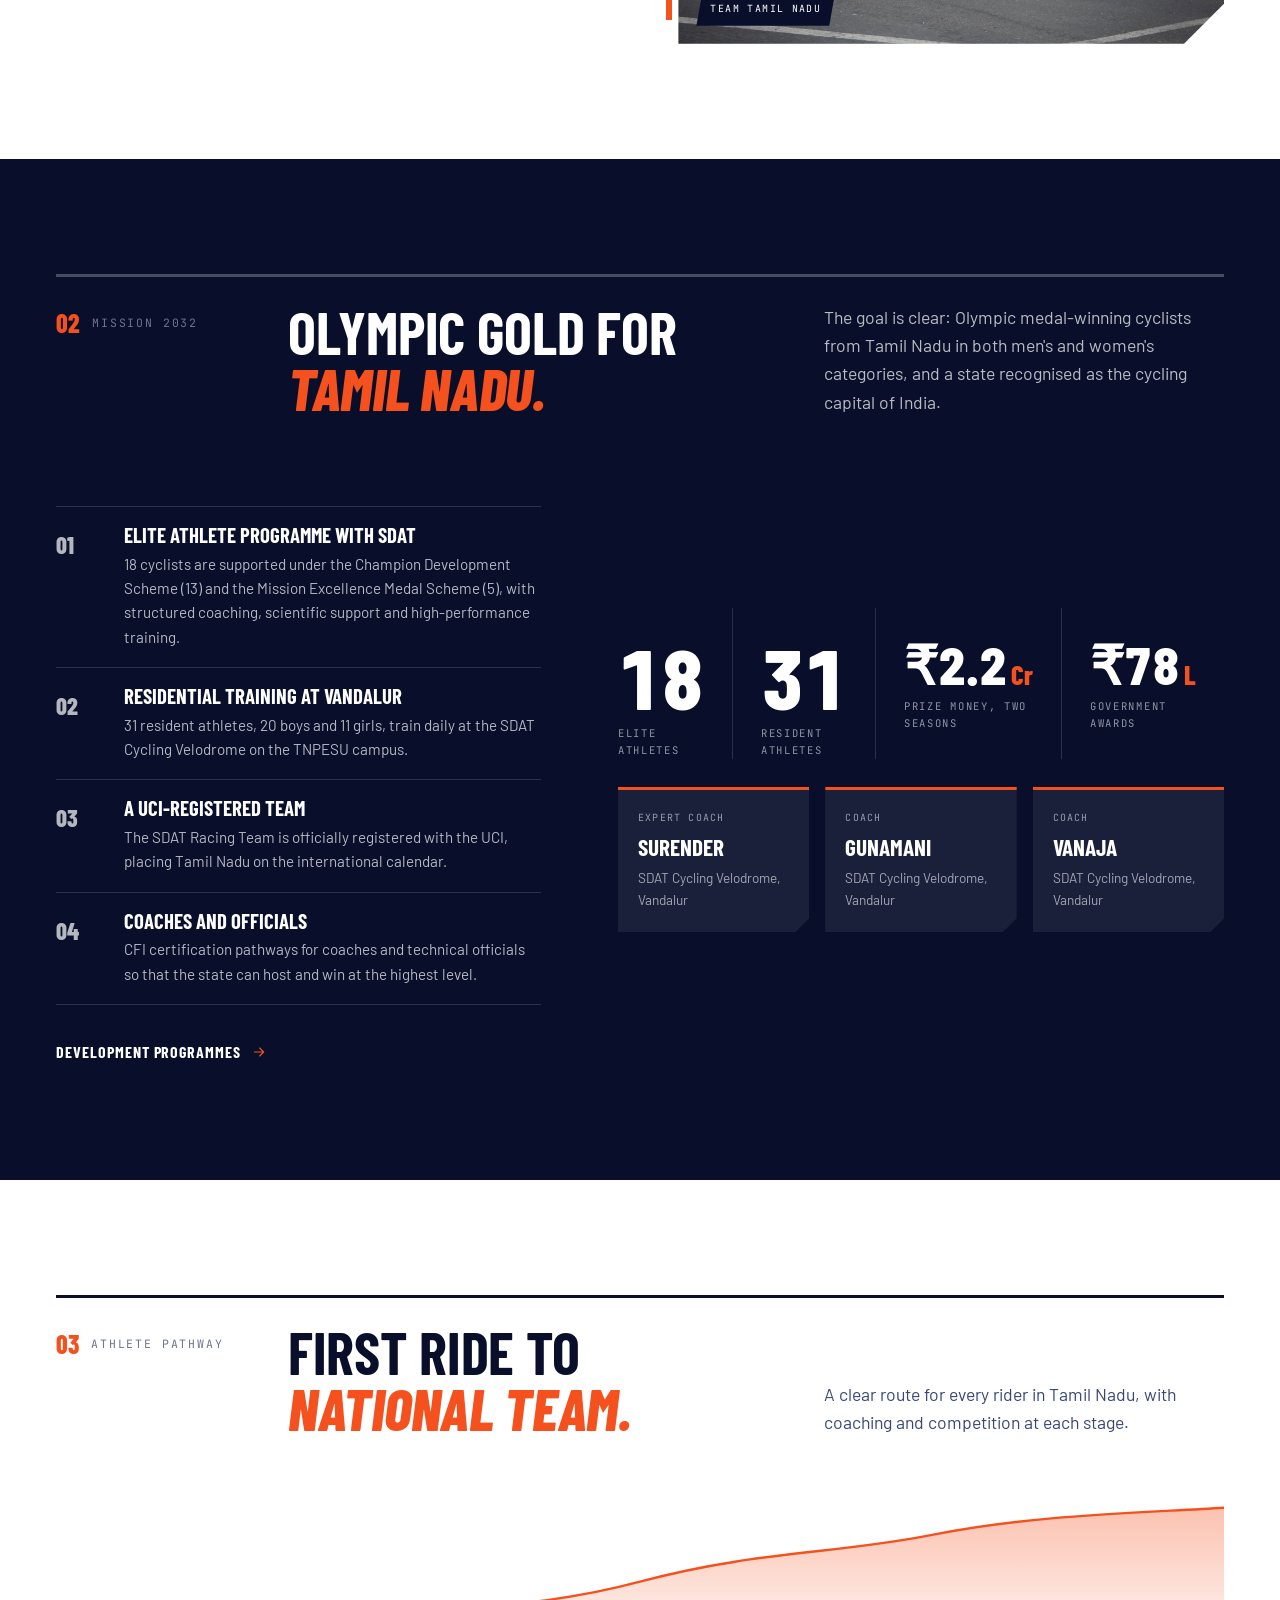
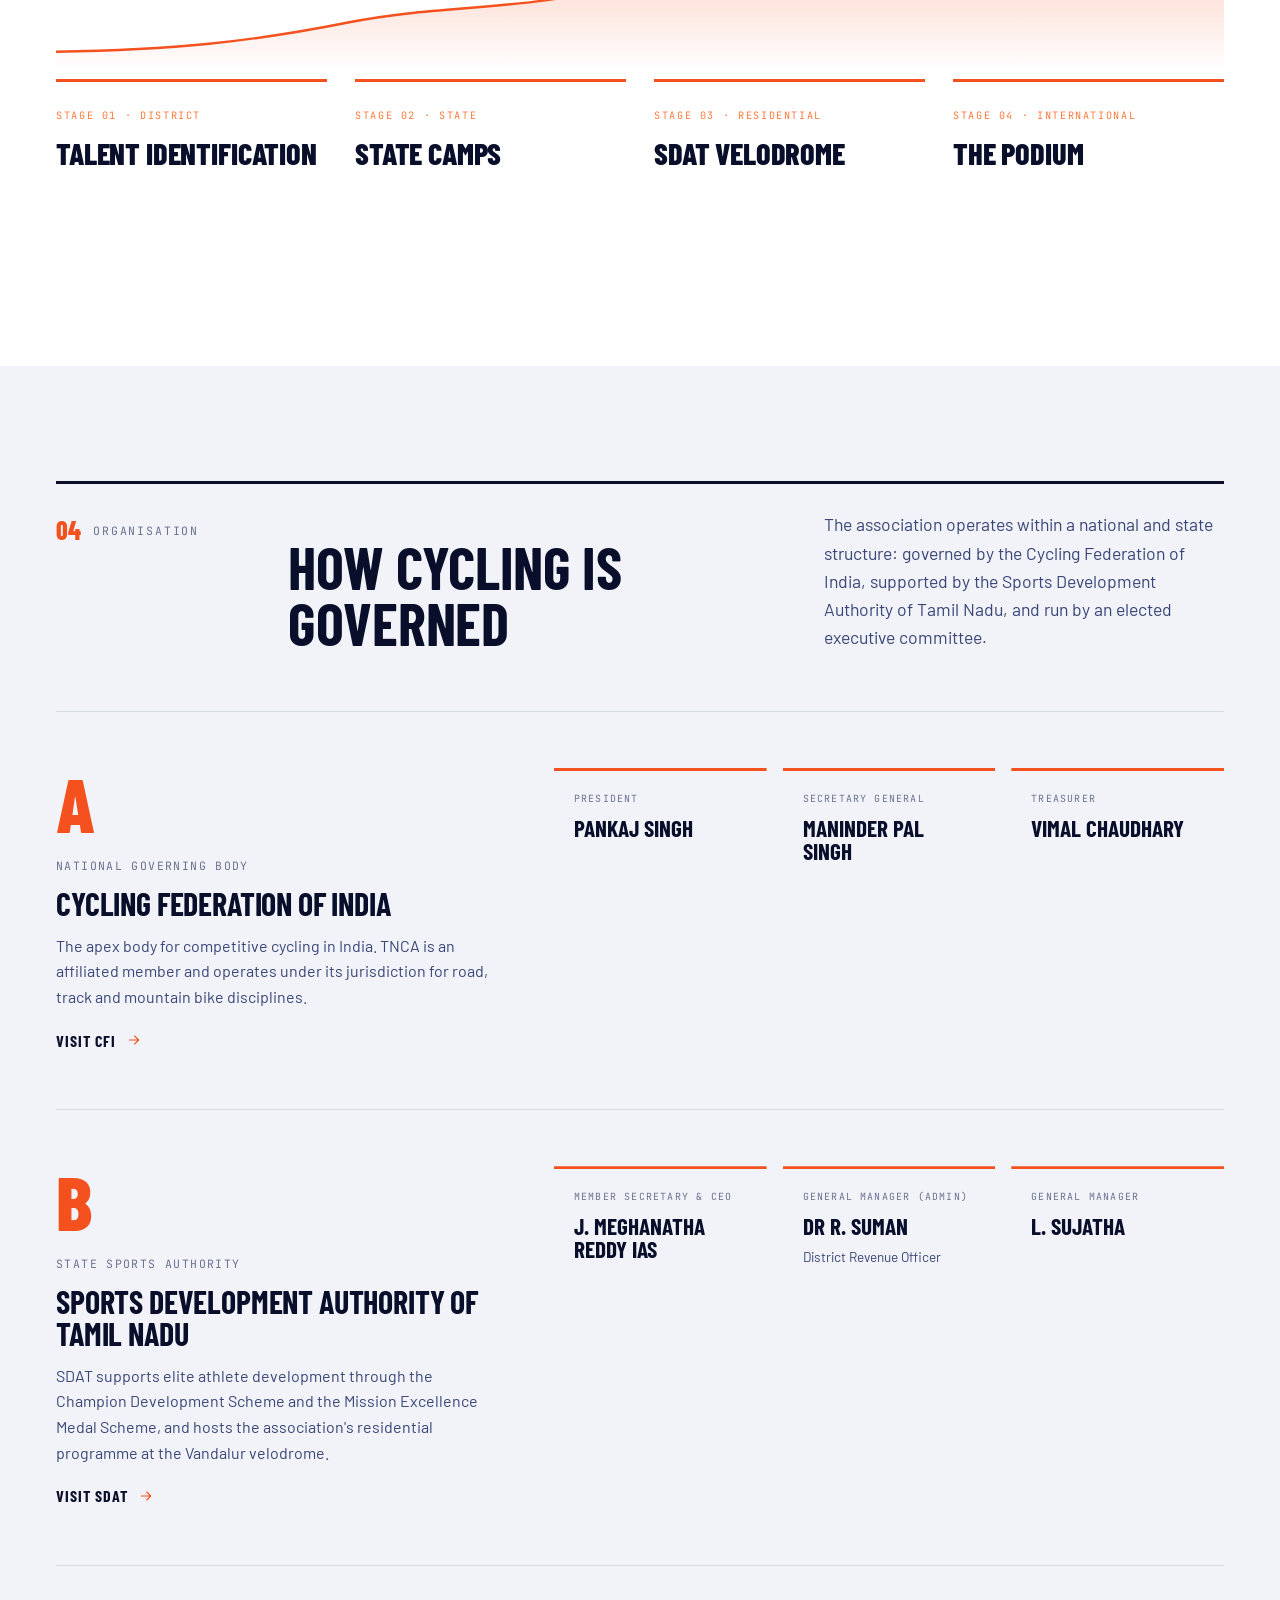
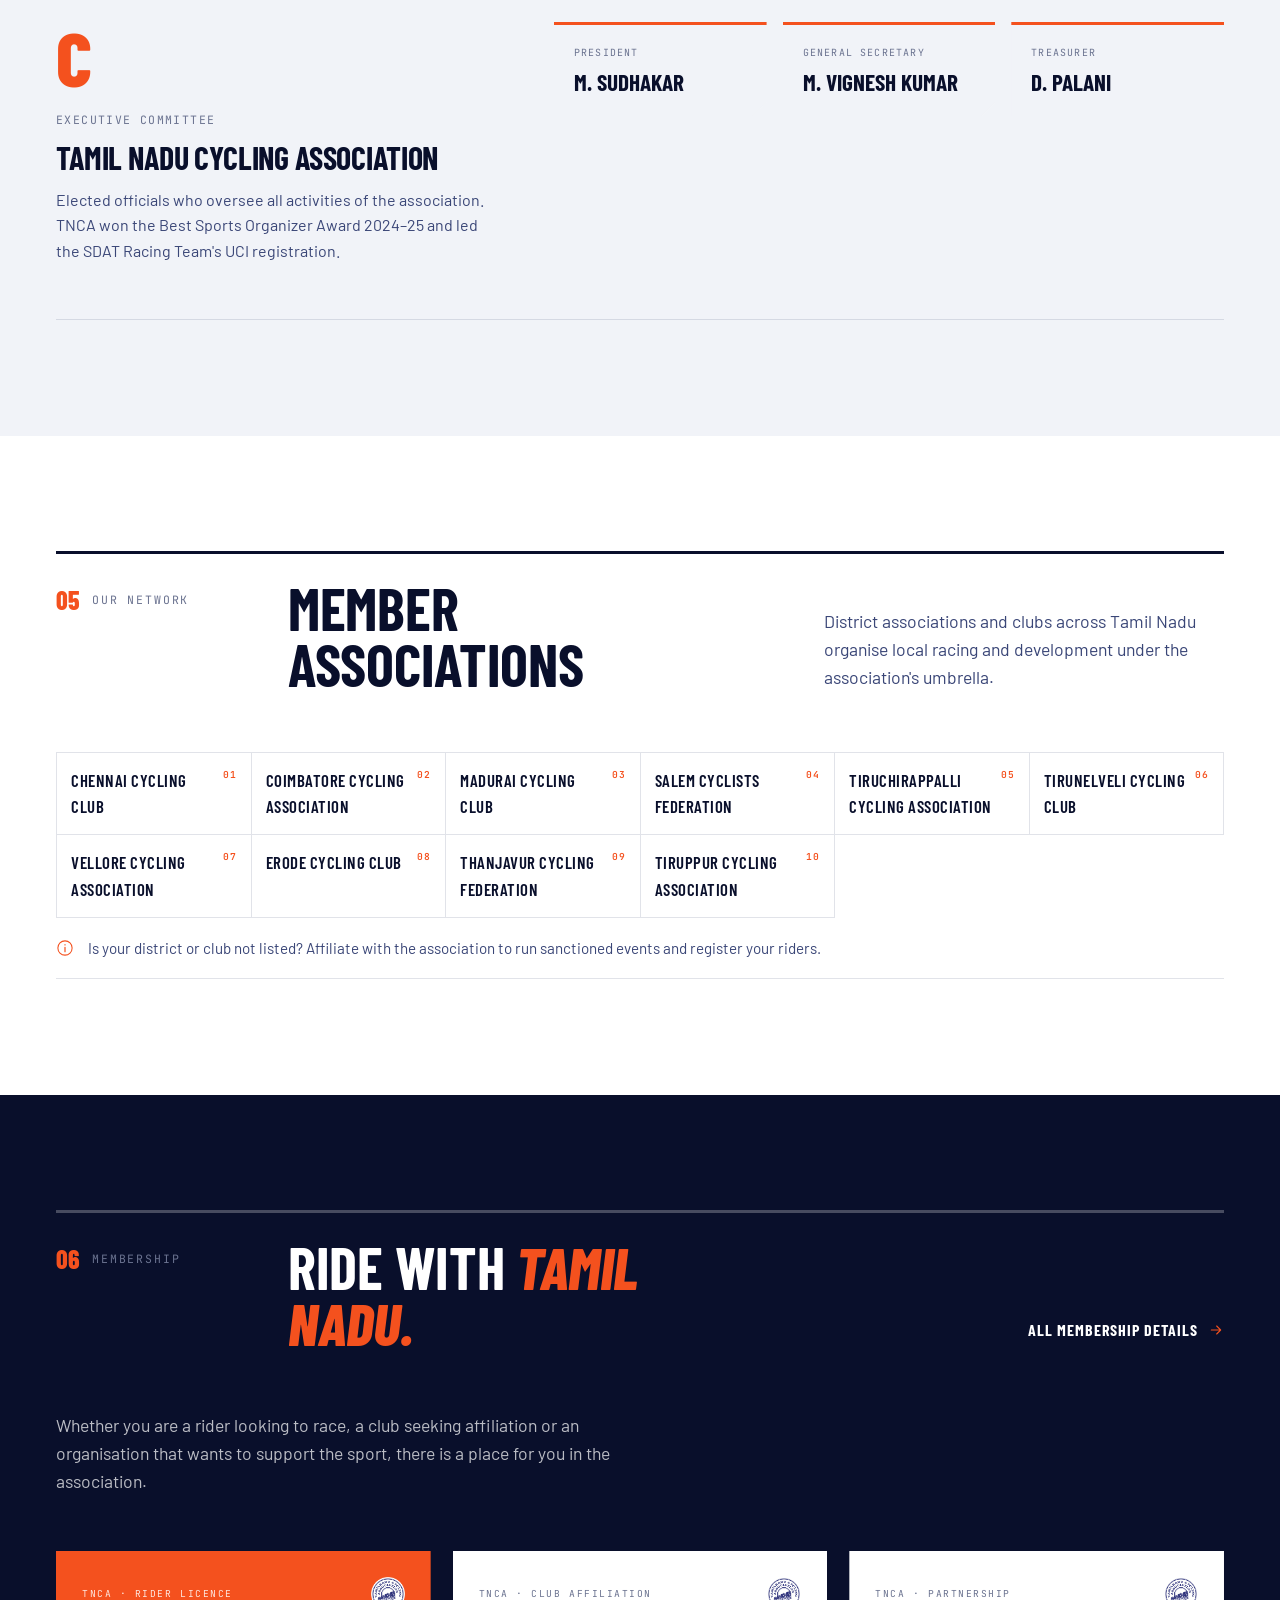
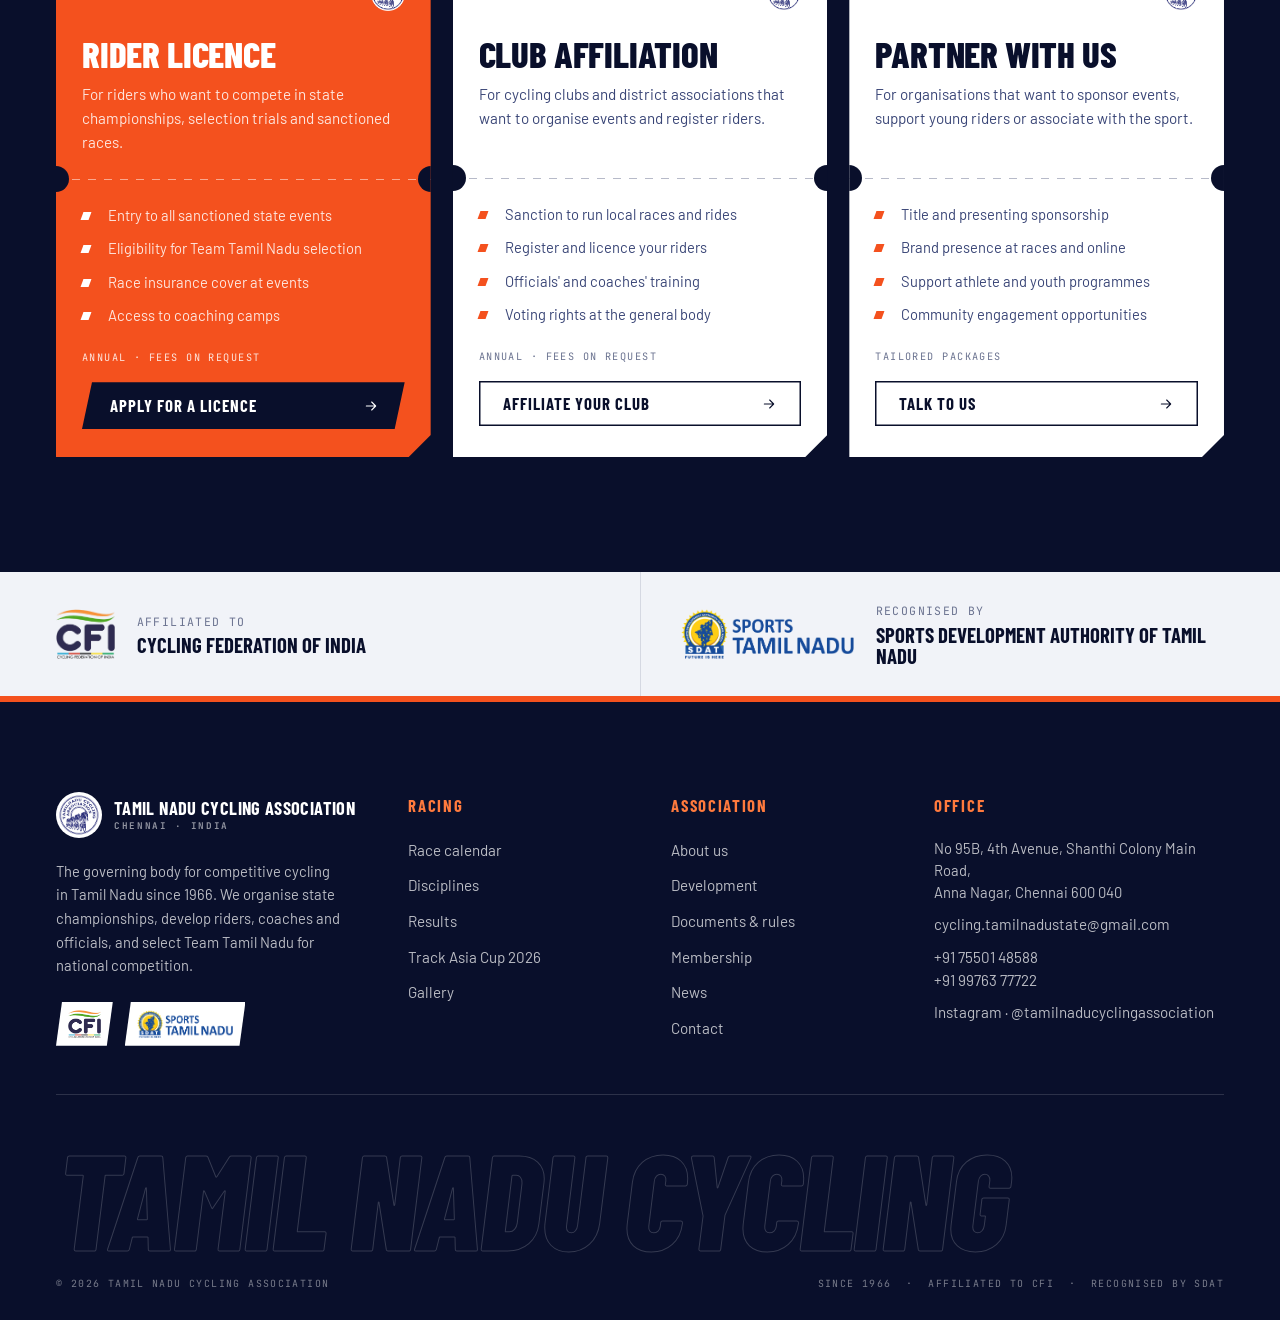
<file: about.html>
<!doctype html>
<html lang="en">
<head>
<meta charset="utf-8">
<meta name="viewport" content="width=device-width, initial-scale=1">
<title>About — Tamil Nadu Cycling Association</title>
<meta name="description" content="Sixty years of the Tamil Nadu Cycling Association: history, Mission 2032, organisation and member associations.">
<meta name="theme-color" content="#090f2b">
<link rel="icon" type="image/png" href="images/logos/tnca-logo.png">
<link rel="preconnect" href="https://fonts.googleapis.com">
<link rel="preconnect" href="https://fonts.gstatic.com" crossorigin>
<link href="https://fonts.googleapis.com/css2?family=Barlow+Condensed:ital,wght@0,600;0,700;0,800;1,700;1,800&family=Barlow:wght@400;500;600&family=JetBrains+Mono:wght@400;500&display=swap" rel="stylesheet">
<link rel="stylesheet" href="css/style.css">
</head>
<body>

<svg width="0" height="0" style="position:absolute" aria-hidden="true">
  <symbol id="i-arrow" viewBox="0 0 24 24"><path d="M5 12h14M13 6l6 6-6 6" fill="none" stroke="currentColor" stroke-width="1.6" stroke-linecap="round" stroke-linejoin="round"/></symbol>
  <symbol id="i-close" viewBox="0 0 24 24"><path d="M6 6l12 12M18 6L6 18" fill="none" stroke="currentColor" stroke-width="1.6" stroke-linecap="round"/></symbol>
  <symbol id="i-info" viewBox="0 0 24 24"><circle cx="12" cy="12" r="9.5" fill="none" stroke="currentColor" stroke-width="1.4"/><path d="M12 11v6M12 7.5v.5" fill="none" stroke="currentColor" stroke-width="1.6" stroke-linecap="round"/></symbol>
</svg>


<header class="site-header">
  <div class="container">
    <a href="index.html" class="brand" aria-label="Tamil Nadu Cycling Association — home">
      <img src="images/logos/tnca-logo.png" alt="">
      <span class="wm">TN Cycling<small>Tamil Nadu Cycling Association</small></span>
    </a>
    <button class="menu-toggle" aria-label="Open menu" aria-expanded="false" aria-controls="nav"><span>Menu</span><i></i></button>
    <nav class="nav" id="nav" aria-label="Main navigation">
      <a href="about.html" class="active" aria-current="page">About</a><a href="disciplines.html">Disciplines</a><a href="events.html">Events</a><a href="results.html">Results</a><a href="development.html">Development</a><a href="news.html">News</a><a href="gallery.html">Gallery</a><a href="contact.html">Contact</a>
      <a href="membership.html" class="btn">Join the race <svg aria-hidden="true"><use href="#i-arrow"/></svg></a>
    </nav>
  </div>
</header>

<main>

<section class="page-head">
  <div class="band"><img src="images/join.jpg" alt=""></div>
  <div class="container">
    <nav class="crumbs mono" aria-label="Breadcrumb"><a href="index.html">Home</a><span>About</span></nav>
    <h1>Sixty years on the road.</h1>
    <p class="lead">Founded in 1966, the Tamil Nadu Cycling Association governs competitive cycling across the state, affiliated to the Cycling Federation of India and working with the Sports Development Authority of Tamil Nadu.</p>
  </div>
  <span class="cap">Riders on a closed circuit · Chennai</span>
</section>

<section class="section">
  <div class="container">
    
    <div class="section-head">
      <div class="index"><b>01</b><span>Who we are</span></div>
      <div class="title"><h2>Governing and growing cycling in Tamil Nadu</h2></div>
    </div>
    <div class="split">
      <div class="split-body reveal">
        <p class="lead">The association sanctions and organises competitive cycling across the state in road, track and mountain bike disciplines, identifies talent, and selects riders to represent Tamil Nadu at national and international events.</p>
        <ul class="marks">
          <li><span class="k">1966</span><div><b>Founded</b><span>Six decades of state championships, selection trials and development work across Tamil Nadu.</span></div></li>
          <li><span class="k">60</span><div><b>Bicycles for schools</b><span>On its 60th anniversary the association gave 60 bicycles to government-school children.</span></div></li>
          <li><span class="k">5×</span><div><b>Rider growth</b><span>Registered athletes grew from 420 in 2021 to more than 2,050 in 2025.</span></div></li>
          <li><span class="k">2026</span><div><b>First UCI event</b><span>The Track Asia Cup in Vandalur was the first UCI international cycling event held in Tamil Nadu.</span></div></li>
        </ul>
      </div>
      <div class="split-media reveal"><img src="images/team.jpg" alt="Team Tamil Nadu riders training together"><span class="cap">Team Tamil Nadu</span></div>
    </div>
  </div>
</section>

<section class="section section-ink" id="mission">
  <div class="container">
    
    <div class="section-head">
      <div class="index"><b>02</b><span>Mission 2032</span></div>
      <div class="title"><h2>Olympic gold for <em>Tamil Nadu.</em></h2><p class="lead">The goal is clear: Olympic medal-winning cyclists from Tamil Nadu in both men's and women's categories, and a state recognised as the cycling capital of India.</p></div>
    </div>
    <div class="split">
      <div class="split-body reveal">
        <ul class="marks">
          <li><span class="k">01</span><div><b>Elite athlete programme with SDAT</b><span>18 cyclists are supported under the Champion Development Scheme (13) and the Mission Excellence Medal Scheme (5), with structured coaching, scientific support and high-performance training.</span></div></li>
          <li><span class="k">02</span><div><b>Residential training at Vandalur</b><span>31 resident athletes, 20 boys and 11 girls, train daily at the SDAT Cycling Velodrome on the TNPESU campus.</span></div></li>
          <li><span class="k">03</span><div><b>A UCI-registered team</b><span>The SDAT Racing Team is officially registered with the UCI, placing Tamil Nadu on the international calendar.</span></div></li>
          <li><span class="k">04</span><div><b>Coaches and officials</b><span>CFI certification pathways for coaches and technical officials so that the state can host and win at the highest level.</span></div></li>
        </ul>
        <a href="development.html" class="textlink light">Development programmes <svg aria-hidden="true"><use href="#i-arrow"/></svg></a>
      </div>
      <div class="reveal">
        <div class="stats" style="margin-top:0;border-top:0">
          <div><b data-count="18">0</b><span>Elite athletes</span></div>
          <div><b data-count="31">0</b><span>Resident athletes</span></div>
          <div><b class="money">₹2.2<small>Cr</small></b><span>Prize money, two seasons</span></div>
          <div><b class="money">₹78<small>L</small></b><span>Government awards</span></div>
        </div>
        <div class="people"><div class="person reveal"><span class="mono">Expert coach</span><b>Surender</b><small>SDAT Cycling Velodrome, Vandalur</small></div><div class="person reveal"><span class="mono">Coach</span><b>Gunamani</b><small>SDAT Cycling Velodrome, Vandalur</small></div><div class="person reveal"><span class="mono">Coach</span><b>Vanaja</b><small>SDAT Cycling Velodrome, Vandalur</small></div></div>
      </div>
    </div>
  </div>
</section>

<section class="section" id="pathway">
  <div class="container">
    
    <div class="section-head">
      <div class="index"><b>03</b><span>Athlete pathway</span></div>
      <div class="title"><h2>First ride to <em>national team.</em></h2><p class="lead">A clear route for every rider in Tamil Nadu, with coaching and competition at each stage.</p></div>
    </div>
    
<div class="route" aria-hidden="true">
  <svg viewBox="0 0 1200 180" preserveAspectRatio="none">
    <defs><linearGradient id="routeFill" x1="0" y1="0" x2="0" y2="1"><stop offset="0" stop-color="#f4511e"/><stop offset="1" stop-color="#f4511e" stop-opacity="0"/></linearGradient></defs>
    <path class="line-fill" d="M0,160 C120,158 200,150 300,130 S480,120 600,88 S800,60 900,40 S1100,18 1200,12 L1200,180 L0,180 Z"/>
    <path class="line" d="M0,160 C120,158 200,150 300,130 S480,120 600,88 S800,60 900,40 S1100,18 1200,12"/>
  </svg>
</div>
    <div class="stages">
      <div class="stage reveal"><span class="k">Stage 01 · District</span><h3>Talent identification</h3><p>District trials assess riders aged 12 to 18 on speed, endurance and technique.</p></div>
      <div class="stage reveal"><span class="k">Stage 02 · State</span><h3>State camps</h3><p>Intensive camps for top state riders in track, road and MTB, aligned to the national calendar.</p></div>
      <div class="stage reveal"><span class="k">Stage 03 · Residential</span><h3>SDAT Velodrome</h3><p>Selected athletes live and train at Vandalur with coaching, sports science and recovery support.</p></div>
      <div class="stage reveal"><span class="k">Stage 04 · International</span><h3>The podium</h3><p>National championships, Khelo India, Asian championships and UCI events.</p></div>
    </div>
  </div>
</section>

<section class="section section-2" id="organisation">
  <div class="container">
    
    <div class="section-head">
      <div class="index"><b>04</b><span>Organisation</span></div>
      <div class="title"><h2>How cycling is governed</h2><p class="lead">The association operates within a national and state structure: governed by the Cycling Federation of India, supported by the Sports Development Authority of Tamil Nadu, and run by an elected executive committee.</p></div>
    </div>
    
    <div class="org-level">
      <div class="reveal">
        <span class="k">A</span>
        <span class="mono">National governing body</span>
        <h3>Cycling Federation of India</h3>
        <p>The apex body for competitive cycling in India. TNCA is an affiliated member and operates under its jurisdiction for road, track and mountain bike disciplines.</p>
        <a href="https://www.cfiindia.in" class="textlink" rel="noopener">Visit CFI <svg aria-hidden="true"><use href="#i-arrow"/></svg></a>
      </div>
      <div><div class="people"><div class="person reveal"><span class="mono">President</span><b>Pankaj Singh</b></div><div class="person reveal"><span class="mono">Secretary General</span><b>Maninder Pal Singh</b></div><div class="person reveal"><span class="mono">Treasurer</span><b>Vimal Chaudhary</b></div></div></div>
    </div>
    
    <div class="org-level">
      <div class="reveal">
        <span class="k">B</span>
        <span class="mono">State sports authority</span>
        <h3>Sports Development Authority of Tamil Nadu</h3>
        <p>SDAT supports elite athlete development through the Champion Development Scheme and the Mission Excellence Medal Scheme, and hosts the association's residential programme at the Vandalur velodrome.</p>
        <a href="https://sdat.tn.gov.in" class="textlink" rel="noopener">Visit SDAT <svg aria-hidden="true"><use href="#i-arrow"/></svg></a>
      </div>
      <div><div class="people"><div class="person reveal"><span class="mono">Member Secretary &amp; CEO</span><b>J. Meghanatha Reddy IAS</b></div><div class="person reveal"><span class="mono">General Manager (Admin)</span><b>Dr R. Suman</b><small>District Revenue Officer</small></div><div class="person reveal"><span class="mono">General Manager</span><b>L. Sujatha</b></div></div></div>
    </div>
    
    <div class="org-level">
      <div class="reveal">
        <span class="k">C</span>
        <span class="mono">Executive committee</span>
        <h3>Tamil Nadu Cycling Association</h3>
        <p>Elected officials who oversee all activities of the association. TNCA won the Best Sports Organizer Award 2024–25 and led the SDAT Racing Team's UCI registration.</p>
        
      </div>
      <div><div class="people"><div class="person reveal"><span class="mono">President</span><b>M. Sudhakar</b></div><div class="person reveal"><span class="mono">General Secretary</span><b>M. Vignesh Kumar</b></div><div class="person reveal"><span class="mono">Treasurer</span><b>D. Palani</b></div></div></div>
    </div>
  </div>
</section>

<section class="section">
  <div class="container">
    
    <div class="section-head">
      <div class="index"><b>05</b><span>Our network</span></div>
      <div class="title"><h2>Member associations</h2><p class="lead">District associations and clubs across Tamil Nadu organise local racing and development under the association's umbrella.</p></div>
    </div>
    <div class="districts reveal"><span>Chennai Cycling Club<i>01</i></span><span>Coimbatore Cycling Association<i>02</i></span><span>Madurai Cycling Club<i>03</i></span><span>Salem Cyclists Federation<i>04</i></span><span>Tiruchirappalli Cycling Association<i>05</i></span><span>Tirunelveli Cycling Club<i>06</i></span><span>Vellore Cycling Association<i>07</i></span><span>Erode Cycling Club<i>08</i></span><span>Thanjavur Cycling Federation<i>09</i></span><span>Tiruppur Cycling Association<i>10</i></span></div>
    <div class="note"><svg aria-hidden="true"><use href="#i-info"/></svg><span>Is your district or club not listed? <a href="membership.html#club">Affiliate with the association</a> to run sanctioned events and register your riders.</span></div>
  </div>
</section>

<section class="section section-ink" id="membership">
  <div class="container">
    
    <div class="section-head">
      <div class="index"><b>06</b><span>Membership</span></div>
      <div class="title"><h2>Ride with <em>Tamil Nadu.</em></h2><a href="membership.html" class="textlink light">All membership details <svg aria-hidden="true"><use href="#i-arrow"/></svg></a></div>
    </div>
    <div class="cta-copy">
      <p class="lead">Whether you are a rider looking to race, a club seeking affiliation or an organisation that wants to support the sport, there is a place for you in the association.</p>
    </div>
    
    <div class="tickets">
      <article class="ticket featured reveal" id="rider">
        <div class="head"><span>TNCA · Rider licence</span><img src="images/logos/tnca-logo.png" alt=""></div>
        <h3>Rider licence</h3>
        <p class="desc">For riders who want to compete in state championships, selection trials and sanctioned races.</p>
        <div class="perf"></div>
        <ul>
          <li>Entry to all sanctioned state events</li>
          <li>Eligibility for Team Tamil Nadu selection</li>
          <li>Race insurance cover at events</li>
          <li>Access to coaching camps</li>
        </ul>
        <p class="fee">Annual · fees on request</p>
        <a href="contact.html" class="btn">Apply for a licence <svg aria-hidden="true"><use href="#i-arrow"/></svg></a>
      </article>
      <article class="ticket reveal" id="club">
        <div class="head"><span>TNCA · Club affiliation</span><img src="images/logos/tnca-logo.png" alt=""></div>
        <h3>Club affiliation</h3>
        <p class="desc">For cycling clubs and district associations that want to organise events and register riders.</p>
        <div class="perf"></div>
        <ul>
          <li>Sanction to run local races and rides</li>
          <li>Register and licence your riders</li>
          <li>Officials' and coaches' training</li>
          <li>Voting rights at the general body</li>
        </ul>
        <p class="fee">Annual · fees on request</p>
        <a href="contact.html" class="btn btn-ghost">Affiliate your club <svg aria-hidden="true"><use href="#i-arrow"/></svg></a>
      </article>
      <article class="ticket reveal" id="partner">
        <div class="head"><span>TNCA · Partnership</span><img src="images/logos/tnca-logo.png" alt=""></div>
        <h3>Partner with us</h3>
        <p class="desc">For organisations that want to sponsor events, support young riders or associate with the sport.</p>
        <div class="perf"></div>
        <ul>
          <li>Title and presenting sponsorship</li>
          <li>Brand presence at races and online</li>
          <li>Support athlete and youth programmes</li>
          <li>Community engagement opportunities</li>
        </ul>
        <p class="fee">Tailored packages</p>
        <a href="contact.html" class="btn btn-ghost">Talk to us <svg aria-hidden="true"><use href="#i-arrow"/></svg></a>
      </article>
    </div>
  </div>
</section>


<section class="affiliation" aria-label="Affiliation and recognition">
  <div class="container">
    <div class="item"><img src="images/logos/cfi-logo.png" alt="Cycling Federation of India logo"><div><span class="mono">Affiliated to</span><b class="name">Cycling Federation of India</b></div></div>
    <div class="item"><img src="images/logos/sdat-logo.png" alt="Sports Development Authority of Tamil Nadu logo"><div><span class="mono">Recognised by</span><b class="name">Sports Development Authority of Tamil Nadu</b></div></div>
  </div>
</section>


</main>

<footer class="site-footer">
  <div class="container">
    <div class="footer-top">
      <div class="footer-about">
        <a href="index.html" class="brand"><img src="images/logos/tnca-logo.png" alt=""><span class="wm">Tamil Nadu Cycling Association<small>Chennai · India</small></span></a>
        <p>The governing body for competitive cycling in Tamil Nadu since 1966. We organise state championships, develop riders, coaches and officials, and select Team Tamil Nadu for national competition.</p>
        <div class="footer-logos">
          <span><img src="images/logos/cfi-logo.png" alt="Cycling Federation of India"></span>
          <span><img src="images/logos/sdat-logo.png" alt="Sports Development Authority of Tamil Nadu"></span>
        </div>
      </div>
      <div>
        <h4>Racing</h4>
        <ul>
          <li><a href="events.html">Race calendar</a></li>
          <li><a href="disciplines.html">Disciplines</a></li>
          <li><a href="results.html">Results</a></li>
          <li><a href="track-asia-cup.html">Track Asia Cup 2026</a></li>
          <li><a href="gallery.html">Gallery</a></li>
        </ul>
      </div>
      <div>
        <h4>Association</h4>
        <ul>
          <li><a href="about.html">About us</a></li>
          <li><a href="development.html">Development</a></li>
          <li><a href="documents.html">Documents &amp; rules</a></li>
          <li><a href="membership.html">Membership</a></li>
          <li><a href="news.html">News</a></li>
          <li><a href="contact.html">Contact</a></li>
        </ul>
      </div>
      <div>
        <h4>Office</h4>
        <ul class="footer-contact">
          <li>No 95B, 4th Avenue, Shanthi Colony Main Road,<br>Anna Nagar, Chennai 600 040</li>
          <li><a href="mailto:cycling.tamilnadustate@gmail.com">cycling.tamilnadustate@gmail.com</a></li>
          <li><a href="tel:+917550148588">+91 75501 48588</a><br><a href="tel:+919976377722">+91 99763 77722</a></li>
          <li><a href="https://www.instagram.com/tamilnaducyclingassociation" rel="noopener">Instagram · @tamilnaducyclingassociation</a></li>
        </ul>
      </div>
    </div>
    <div class="wordmark" aria-hidden="true">Tamil Nadu Cycling</div>
    <div class="footer-bottom">
      <span>&copy; <span id="year"></span> Tamil Nadu Cycling Association</span>
      <span>Since 1966 &nbsp;·&nbsp; Affiliated to CFI &nbsp;·&nbsp; Recognised by SDAT</span>
    </div>
  </div>
</footer>

<script src="js/main.js"></script>
</body>
</html>
</file>
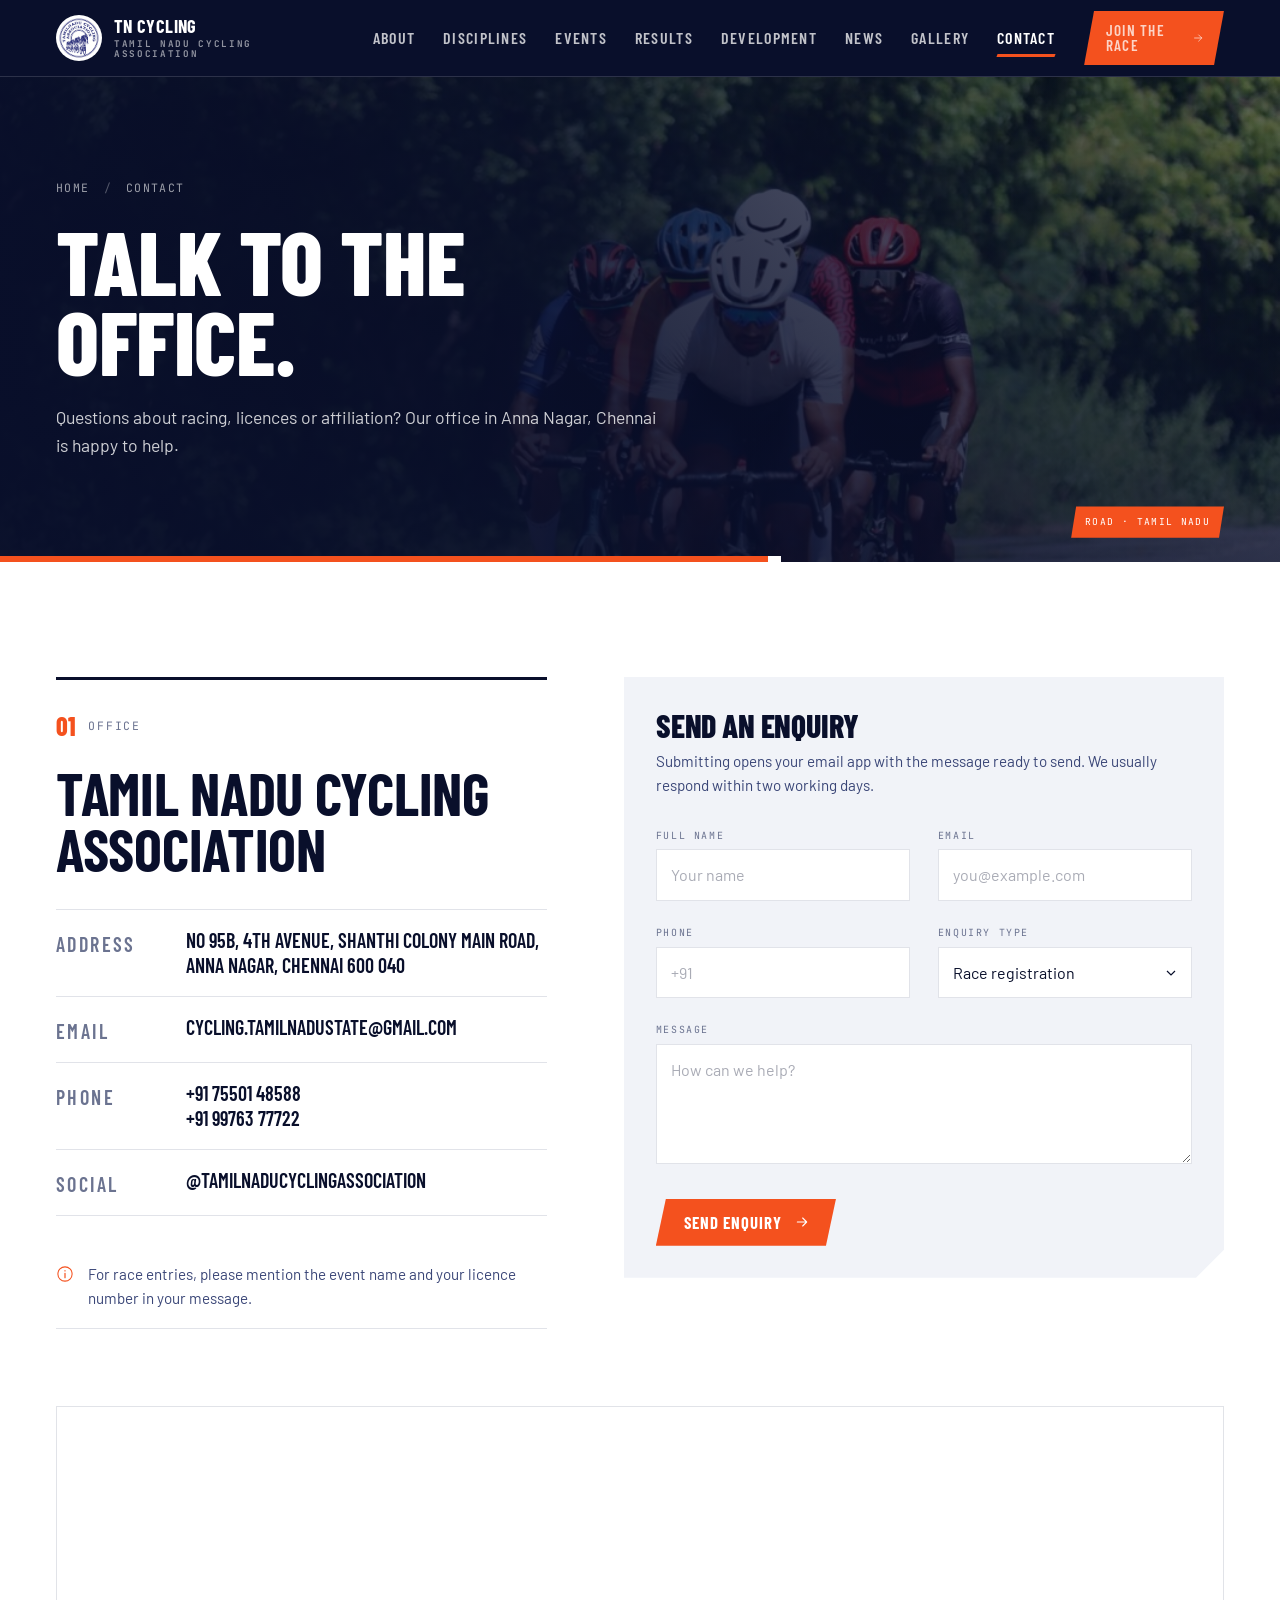
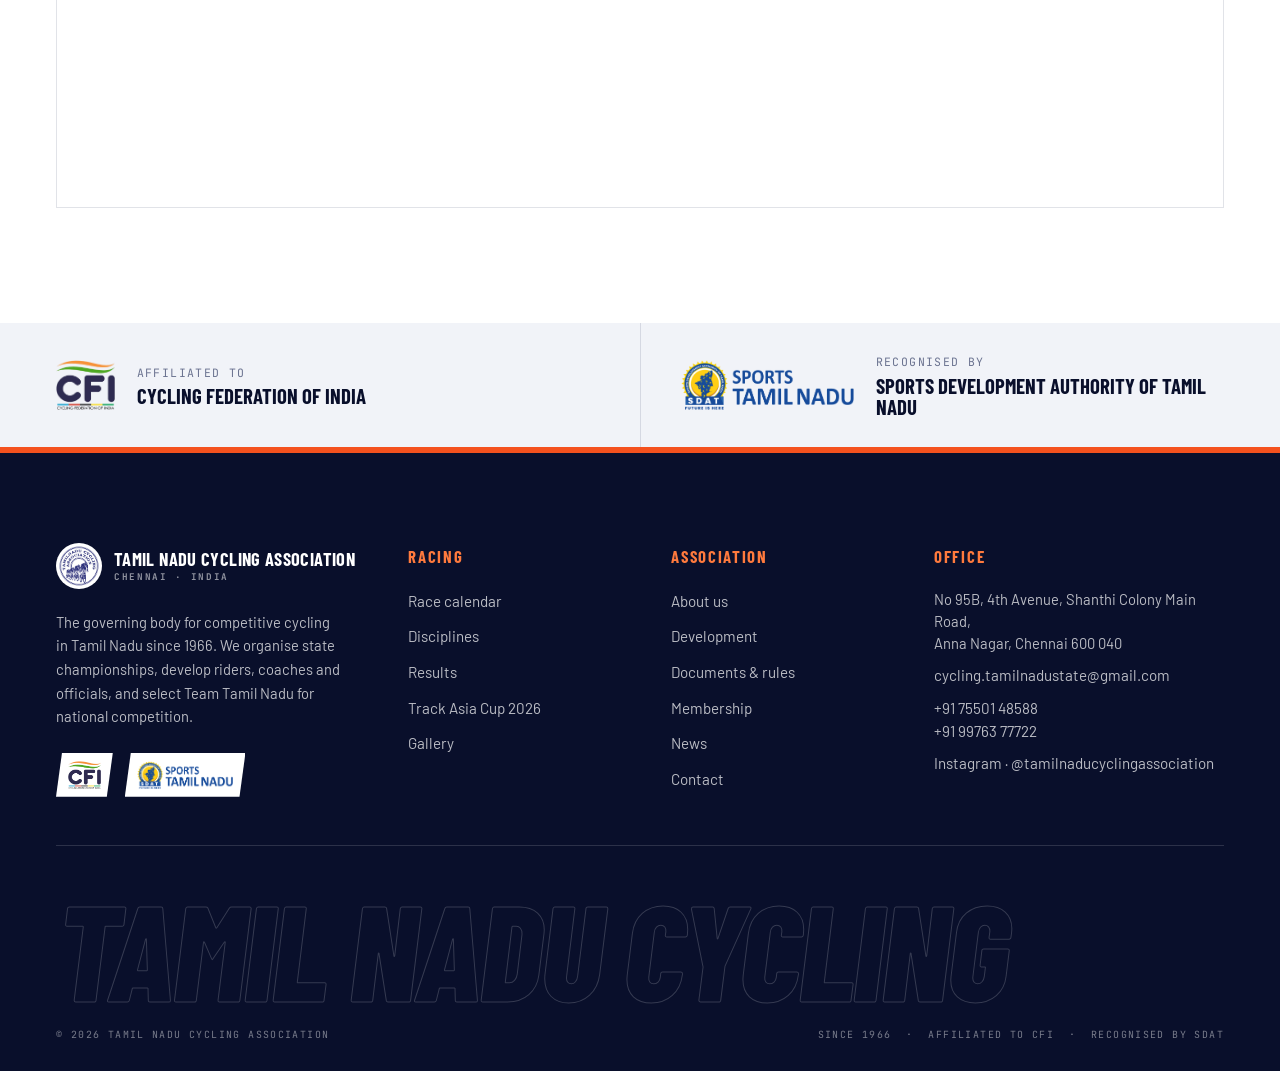
<file: contact.html>
<!doctype html>
<html lang="en">
<head>
<meta charset="utf-8">
<meta name="viewport" content="width=device-width, initial-scale=1">
<title>Contact — Tamil Nadu Cycling Association</title>
<meta name="description" content="Contact the Tamil Nadu Cycling Association office in Anna Nagar, Chennai.">
<meta name="theme-color" content="#090f2b">
<link rel="icon" type="image/png" href="images/logos/tnca-logo.png">
<link rel="preconnect" href="https://fonts.googleapis.com">
<link rel="preconnect" href="https://fonts.gstatic.com" crossorigin>
<link href="https://fonts.googleapis.com/css2?family=Barlow+Condensed:ital,wght@0,600;0,700;0,800;1,700;1,800&family=Barlow:wght@400;500;600&family=JetBrains+Mono:wght@400;500&display=swap" rel="stylesheet">
<link rel="stylesheet" href="css/style.css">
</head>
<body>

<svg width="0" height="0" style="position:absolute" aria-hidden="true">
  <symbol id="i-arrow" viewBox="0 0 24 24"><path d="M5 12h14M13 6l6 6-6 6" fill="none" stroke="currentColor" stroke-width="1.6" stroke-linecap="round" stroke-linejoin="round"/></symbol>
  <symbol id="i-close" viewBox="0 0 24 24"><path d="M6 6l12 12M18 6L6 18" fill="none" stroke="currentColor" stroke-width="1.6" stroke-linecap="round"/></symbol>
  <symbol id="i-info" viewBox="0 0 24 24"><circle cx="12" cy="12" r="9.5" fill="none" stroke="currentColor" stroke-width="1.4"/><path d="M12 11v6M12 7.5v.5" fill="none" stroke="currentColor" stroke-width="1.6" stroke-linecap="round"/></symbol>
</svg>


<header class="site-header">
  <div class="container">
    <a href="index.html" class="brand" aria-label="Tamil Nadu Cycling Association — home">
      <img src="images/logos/tnca-logo.png" alt="">
      <span class="wm">TN Cycling<small>Tamil Nadu Cycling Association</small></span>
    </a>
    <button class="menu-toggle" aria-label="Open menu" aria-expanded="false" aria-controls="nav"><span>Menu</span><i></i></button>
    <nav class="nav" id="nav" aria-label="Main navigation">
      <a href="about.html">About</a><a href="disciplines.html">Disciplines</a><a href="events.html">Events</a><a href="results.html">Results</a><a href="development.html">Development</a><a href="news.html">News</a><a href="gallery.html">Gallery</a><a href="contact.html" class="active" aria-current="page">Contact</a>
      <a href="membership.html" class="btn">Join the race <svg aria-hidden="true"><use href="#i-arrow"/></svg></a>
    </nav>
  </div>
</header>

<main>

<section class="page-head">
  <div class="band"><img src="images/road.jpg" alt=""></div>
  <div class="container">
    <nav class="crumbs mono" aria-label="Breadcrumb"><a href="index.html">Home</a><span>Contact</span></nav>
    <h1>Talk to the office.</h1>
    <p class="lead">Questions about racing, licences or affiliation? Our office in Anna Nagar, Chennai is happy to help.</p>
  </div>
  <span class="cap">Road · Tamil Nadu</span>
</section>

<section class="section">
  <div class="container">
    <div class="contact">
      <div class="reveal">
        <div class="section-head" style="grid-template-columns:1fr;margin-bottom:0"><div class="index"><b>01</b><span>Office</span></div></div>
        <h2>Tamil Nadu Cycling Association</h2>
        <ul class="details">
          <li><span class="mono">Address</span><span>No 95B, 4th Avenue, Shanthi Colony Main Road,<br>Anna Nagar, Chennai 600 040</span></li>
          <li><span class="mono">Email</span><a href="mailto:cycling.tamilnadustate@gmail.com">cycling.tamilnadustate@gmail.com</a></li>
          <li><span class="mono">Phone</span><span><a href="tel:+917550148588">+91 75501 48588</a><br><a href="tel:+919976377722">+91 99763 77722</a></span></li>
          <li><span class="mono">Social</span><a href="https://www.instagram.com/tamilnaducyclingassociation" rel="noopener">@tamilnaducyclingassociation</a></li>
        </ul>
        <div class="note" style="margin-top:28px;border-top:0"><svg aria-hidden="true"><use href="#i-info"/></svg><span>For race entries, please mention the event name and your licence number in your message.</span></div>
      </div>
      <div class="reveal">
<form id="contactForm" class="form" data-mailto data-subject-field="topic" novalidate>
  <h3>Send an enquiry</h3>
  <p>Submitting opens your email app with the message ready to send. We usually respond within two working days.</p>
  <div class="fields">
    <div><label for="name">Full name</label><input id="name" name="name" required autocomplete="name" placeholder="Your name"></div>
    <div><label for="email">Email</label><input id="email" name="email" type="email" autocomplete="email" placeholder="you@example.com"></div>
    <div><label for="phone">Phone</label><input id="phone" name="phone" type="tel" autocomplete="tel" placeholder="+91"></div>
    <div><label for="topic">Enquiry type</label>
      <select id="topic" name="topic">
        <option>Race registration</option><option>Rider licence</option><option>Club affiliation</option><option>Partnership</option><option>Media</option><option>Other</option>
      </select></div>
    <div class="full"><label for="message">Message</label><textarea id="message" name="message" required placeholder="How can we help?"></textarea></div>
    <div class="full"><button class="btn" type="submit">Send enquiry <svg aria-hidden="true"><use href="#i-arrow"/></svg></button></div>
  </div>
</form>
</div>
    </div>
    <div class="map reveal">
      <iframe title="Map showing the association office in Anna Nagar, Chennai" loading="lazy" referrerpolicy="no-referrer-when-downgrade"
        src="https://www.google.com/maps?q=No+95B,+4th+Avenue,+Shanthi+Colony,+Anna+Nagar,+Chennai+600040&output=embed"></iframe>
    </div>
  </div>
</section>

<section class="affiliation" aria-label="Affiliation and recognition">
  <div class="container">
    <div class="item"><img src="images/logos/cfi-logo.png" alt="Cycling Federation of India logo"><div><span class="mono">Affiliated to</span><b class="name">Cycling Federation of India</b></div></div>
    <div class="item"><img src="images/logos/sdat-logo.png" alt="Sports Development Authority of Tamil Nadu logo"><div><span class="mono">Recognised by</span><b class="name">Sports Development Authority of Tamil Nadu</b></div></div>
  </div>
</section>


</main>

<footer class="site-footer">
  <div class="container">
    <div class="footer-top">
      <div class="footer-about">
        <a href="index.html" class="brand"><img src="images/logos/tnca-logo.png" alt=""><span class="wm">Tamil Nadu Cycling Association<small>Chennai · India</small></span></a>
        <p>The governing body for competitive cycling in Tamil Nadu since 1966. We organise state championships, develop riders, coaches and officials, and select Team Tamil Nadu for national competition.</p>
        <div class="footer-logos">
          <span><img src="images/logos/cfi-logo.png" alt="Cycling Federation of India"></span>
          <span><img src="images/logos/sdat-logo.png" alt="Sports Development Authority of Tamil Nadu"></span>
        </div>
      </div>
      <div>
        <h4>Racing</h4>
        <ul>
          <li><a href="events.html">Race calendar</a></li>
          <li><a href="disciplines.html">Disciplines</a></li>
          <li><a href="results.html">Results</a></li>
          <li><a href="track-asia-cup.html">Track Asia Cup 2026</a></li>
          <li><a href="gallery.html">Gallery</a></li>
        </ul>
      </div>
      <div>
        <h4>Association</h4>
        <ul>
          <li><a href="about.html">About us</a></li>
          <li><a href="development.html">Development</a></li>
          <li><a href="documents.html">Documents &amp; rules</a></li>
          <li><a href="membership.html">Membership</a></li>
          <li><a href="news.html">News</a></li>
          <li><a href="contact.html">Contact</a></li>
        </ul>
      </div>
      <div>
        <h4>Office</h4>
        <ul class="footer-contact">
          <li>No 95B, 4th Avenue, Shanthi Colony Main Road,<br>Anna Nagar, Chennai 600 040</li>
          <li><a href="mailto:cycling.tamilnadustate@gmail.com">cycling.tamilnadustate@gmail.com</a></li>
          <li><a href="tel:+917550148588">+91 75501 48588</a><br><a href="tel:+919976377722">+91 99763 77722</a></li>
          <li><a href="https://www.instagram.com/tamilnaducyclingassociation" rel="noopener">Instagram · @tamilnaducyclingassociation</a></li>
        </ul>
      </div>
    </div>
    <div class="wordmark" aria-hidden="true">Tamil Nadu Cycling</div>
    <div class="footer-bottom">
      <span>&copy; <span id="year"></span> Tamil Nadu Cycling Association</span>
      <span>Since 1966 &nbsp;·&nbsp; Affiliated to CFI &nbsp;·&nbsp; Recognised by SDAT</span>
    </div>
  </div>
</footer>

<script src="js/main.js"></script>
</body>
</html>
</file>
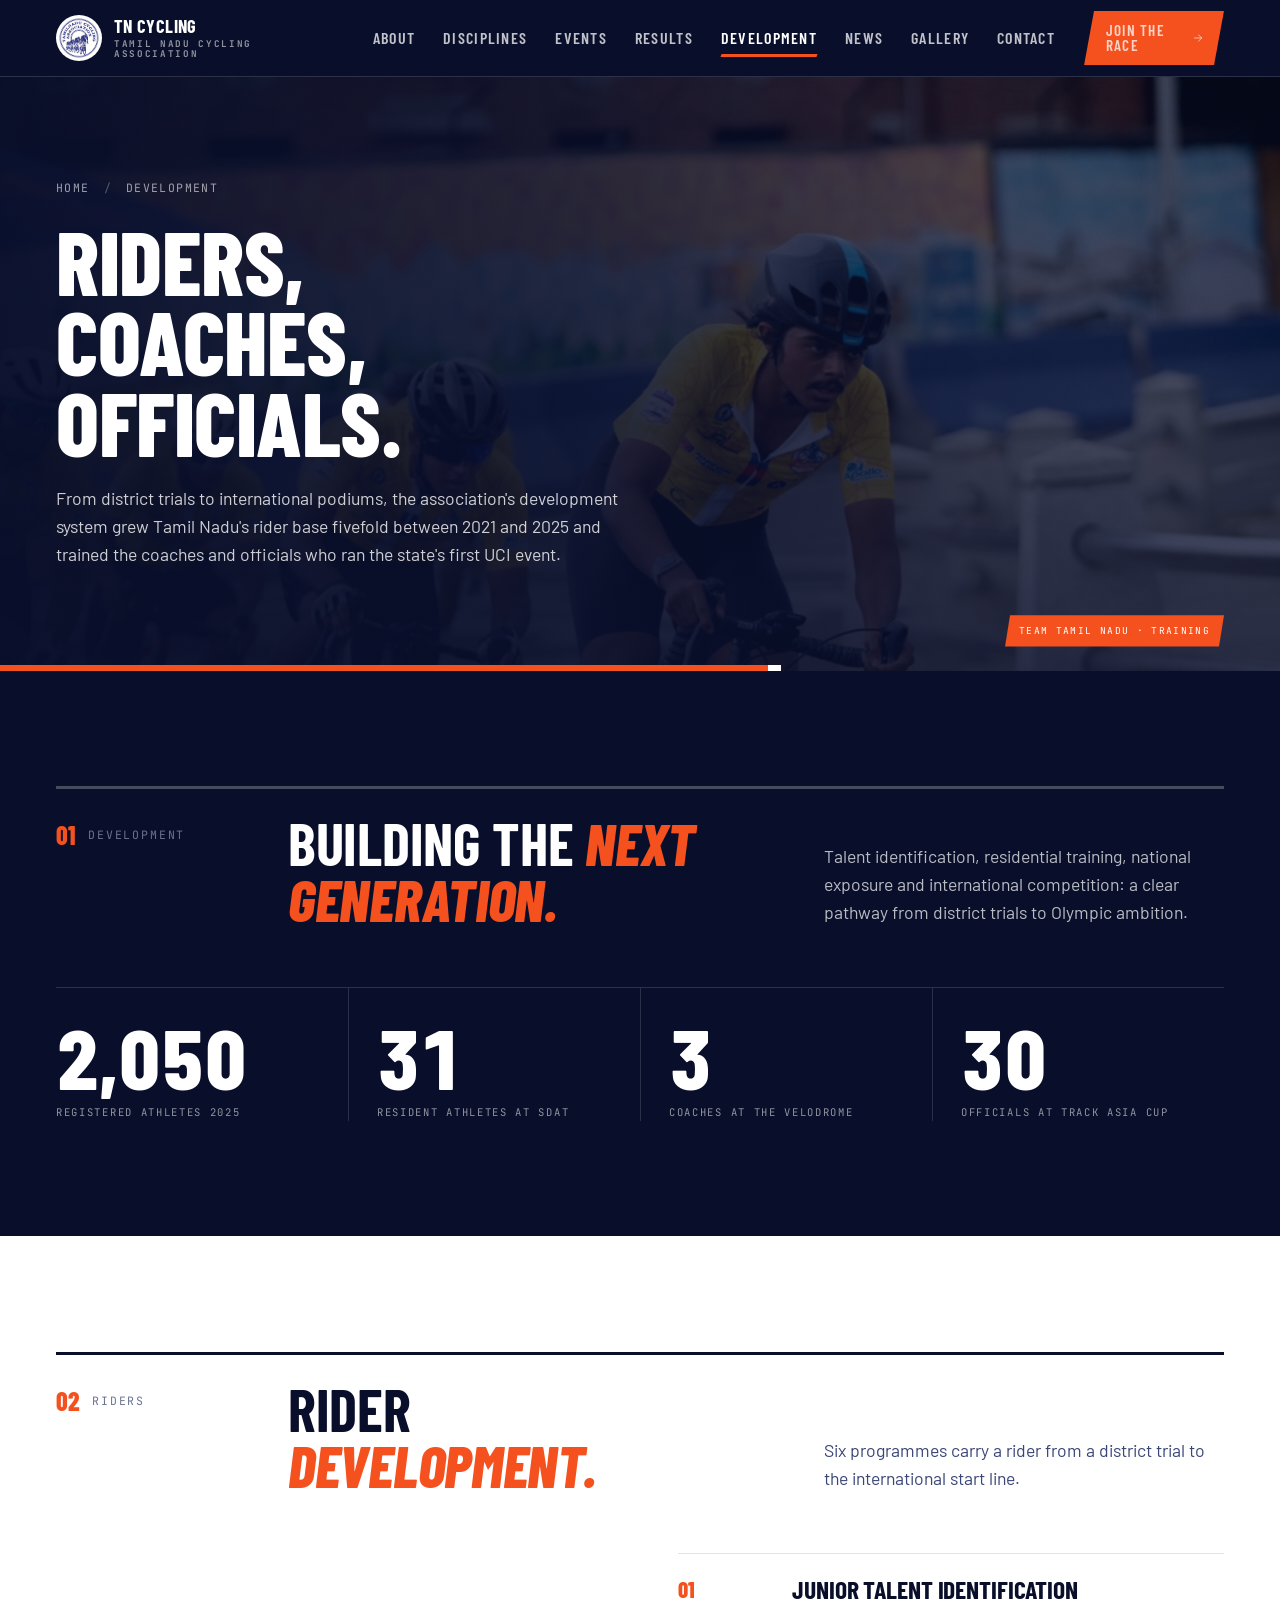
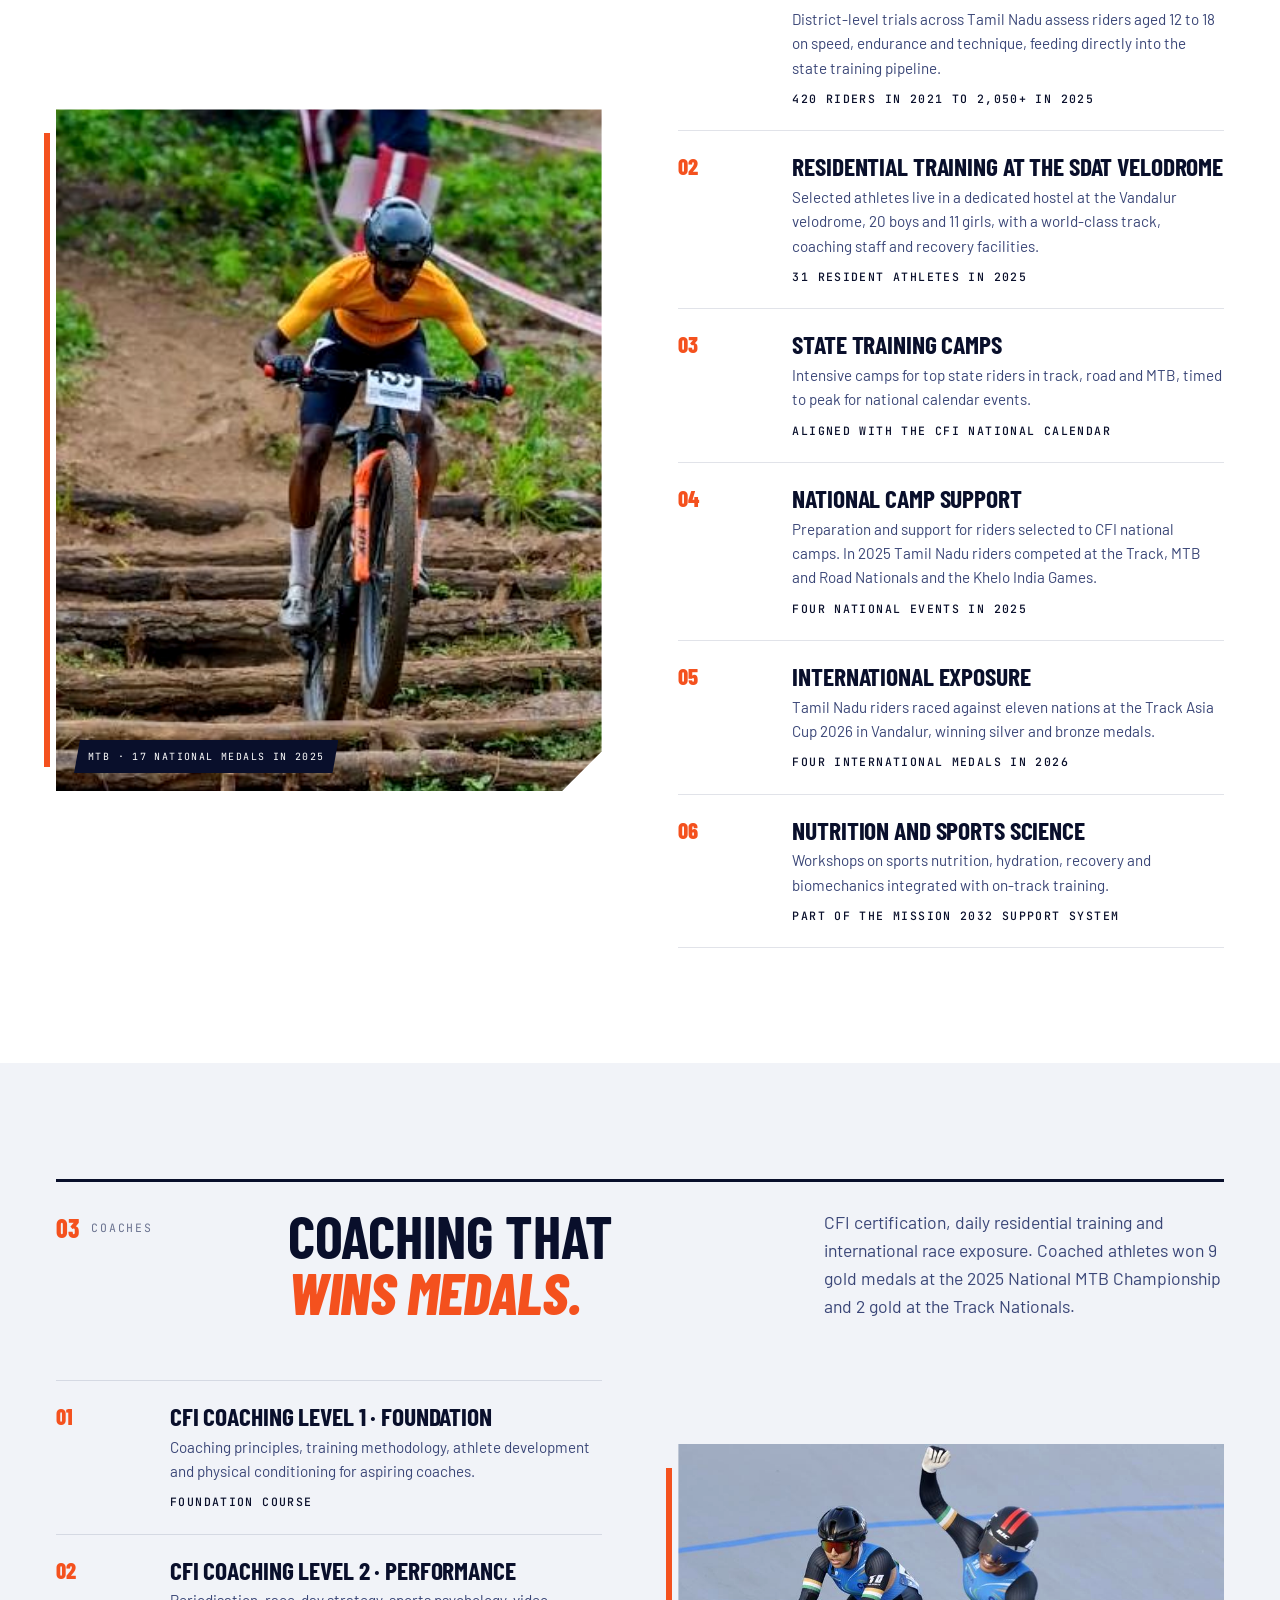
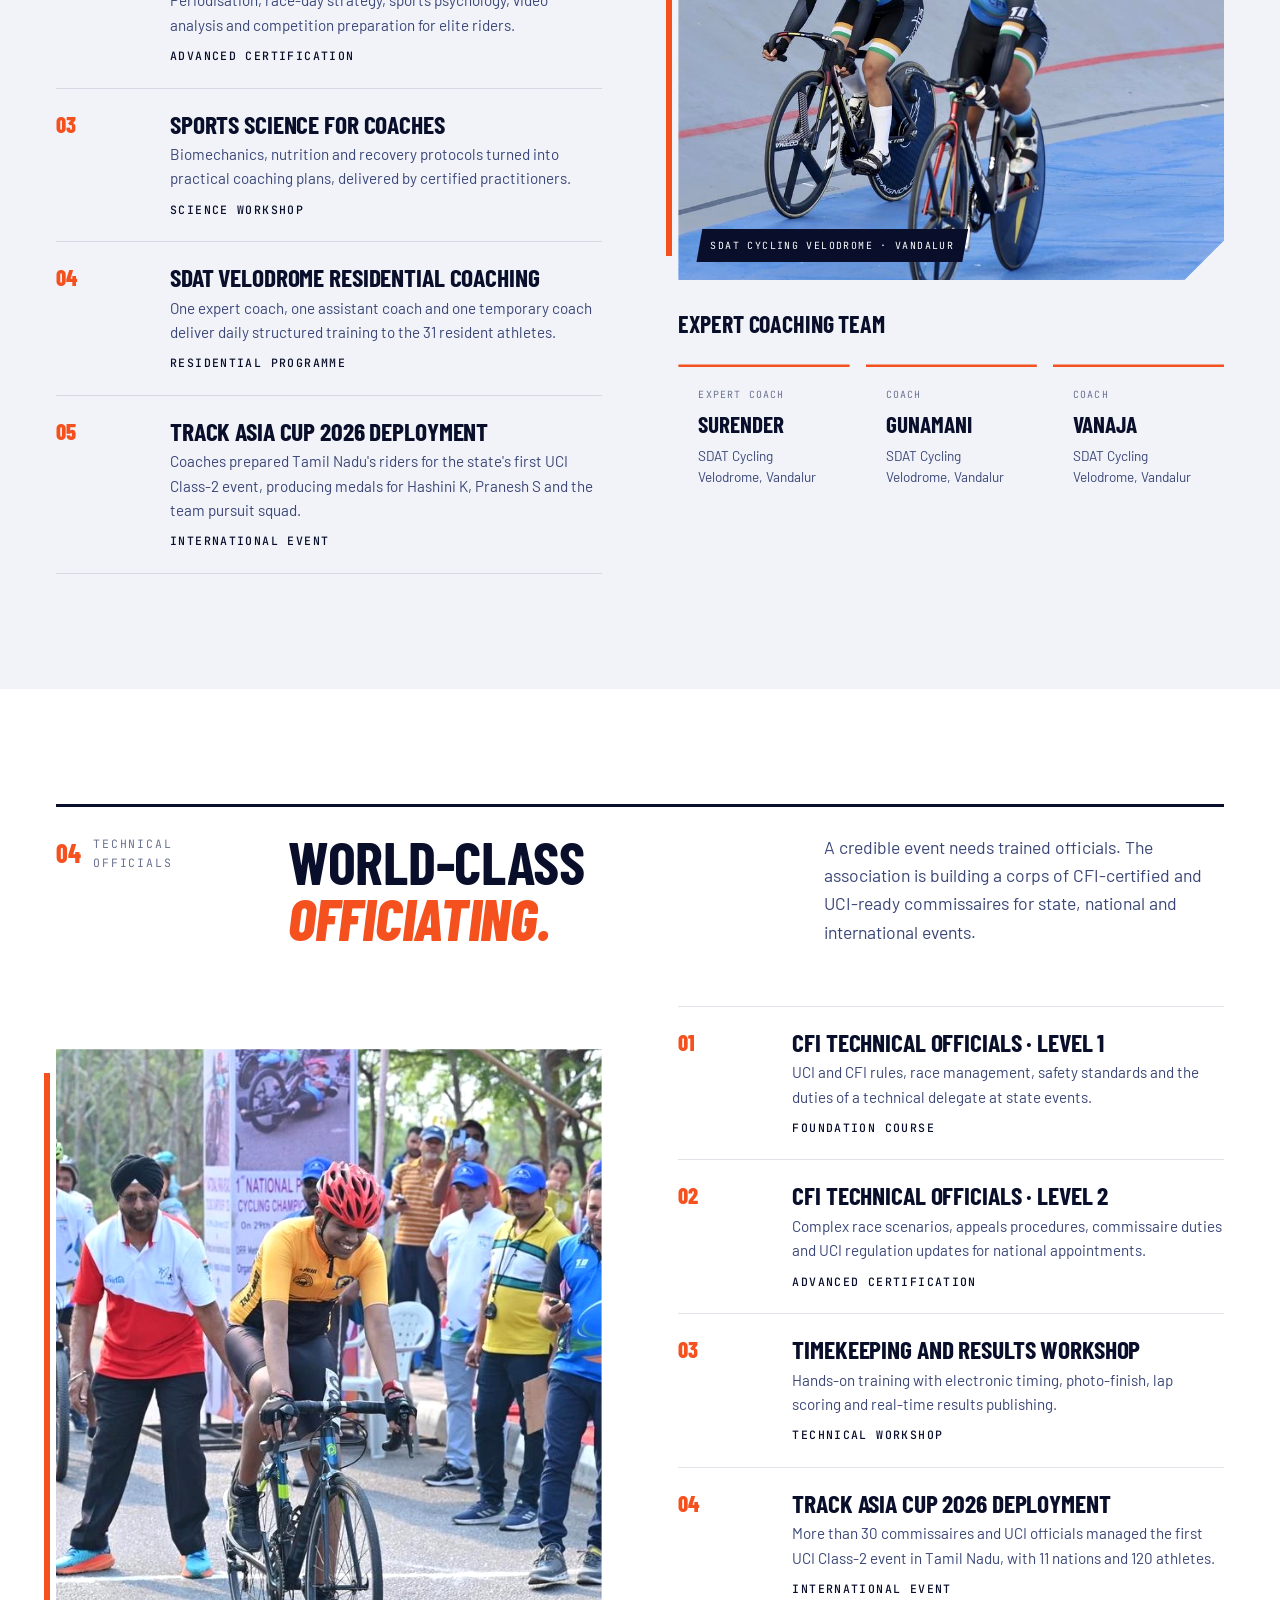
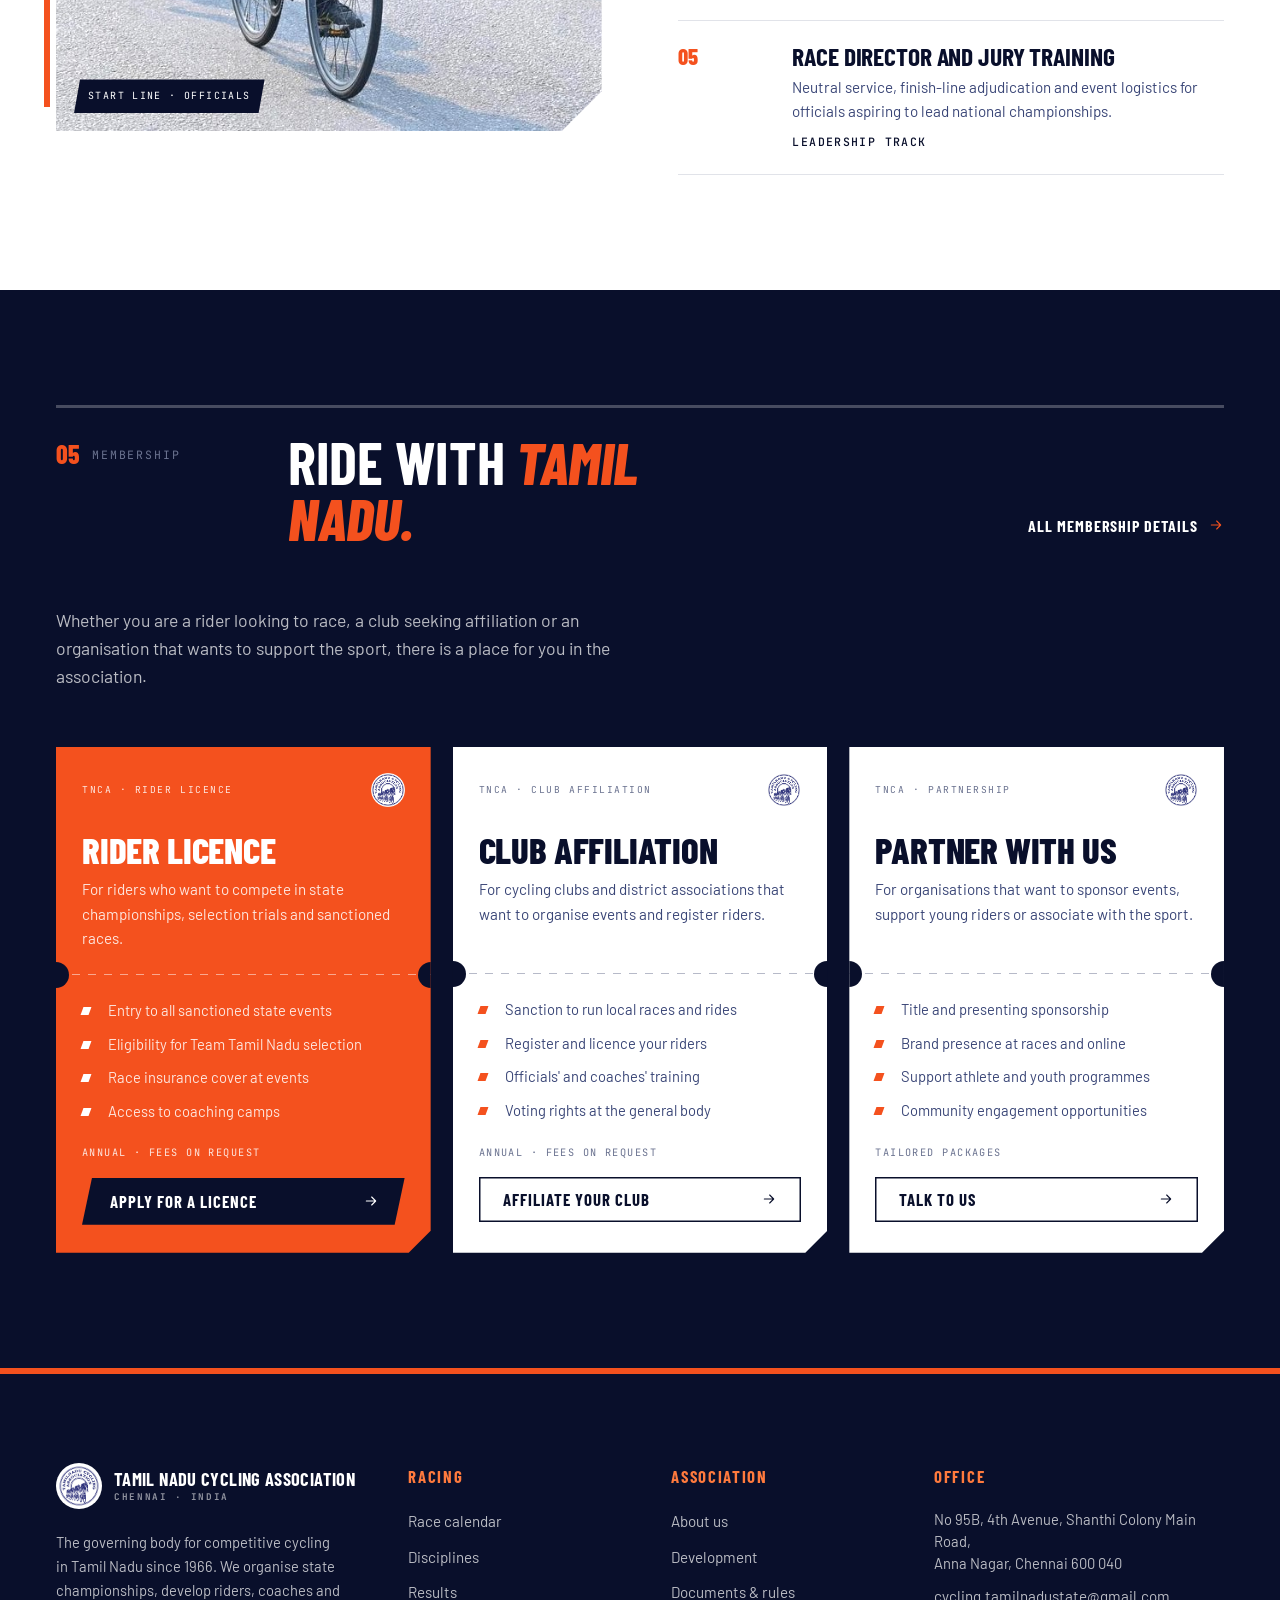
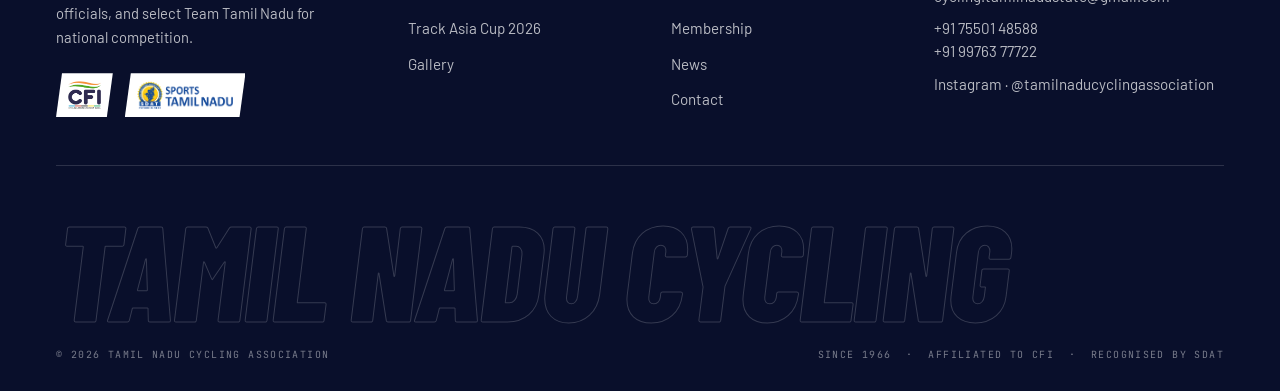
<file: development.html>
<!doctype html>
<html lang="en">
<head>
<meta charset="utf-8">
<meta name="viewport" content="width=device-width, initial-scale=1">
<title>Development — Tamil Nadu Cycling Association</title>
<meta name="description" content="Rider development, coach certification and technical official training programmes of the Tamil Nadu Cycling Association.">
<meta name="theme-color" content="#090f2b">
<link rel="icon" type="image/png" href="images/logos/tnca-logo.png">
<link rel="preconnect" href="https://fonts.googleapis.com">
<link rel="preconnect" href="https://fonts.gstatic.com" crossorigin>
<link href="https://fonts.googleapis.com/css2?family=Barlow+Condensed:ital,wght@0,600;0,700;0,800;1,700;1,800&family=Barlow:wght@400;500;600&family=JetBrains+Mono:wght@400;500&display=swap" rel="stylesheet">
<link rel="stylesheet" href="css/style.css">
</head>
<body>

<svg width="0" height="0" style="position:absolute" aria-hidden="true">
  <symbol id="i-arrow" viewBox="0 0 24 24"><path d="M5 12h14M13 6l6 6-6 6" fill="none" stroke="currentColor" stroke-width="1.6" stroke-linecap="round" stroke-linejoin="round"/></symbol>
  <symbol id="i-close" viewBox="0 0 24 24"><path d="M6 6l12 12M18 6L6 18" fill="none" stroke="currentColor" stroke-width="1.6" stroke-linecap="round"/></symbol>
  <symbol id="i-info" viewBox="0 0 24 24"><circle cx="12" cy="12" r="9.5" fill="none" stroke="currentColor" stroke-width="1.4"/><path d="M12 11v6M12 7.5v.5" fill="none" stroke="currentColor" stroke-width="1.6" stroke-linecap="round"/></symbol>
</svg>


<header class="site-header">
  <div class="container">
    <a href="index.html" class="brand" aria-label="Tamil Nadu Cycling Association — home">
      <img src="images/logos/tnca-logo.png" alt="">
      <span class="wm">TN Cycling<small>Tamil Nadu Cycling Association</small></span>
    </a>
    <button class="menu-toggle" aria-label="Open menu" aria-expanded="false" aria-controls="nav"><span>Menu</span><i></i></button>
    <nav class="nav" id="nav" aria-label="Main navigation">
      <a href="about.html">About</a><a href="disciplines.html">Disciplines</a><a href="events.html">Events</a><a href="results.html">Results</a><a href="development.html" class="active" aria-current="page">Development</a><a href="news.html">News</a><a href="gallery.html">Gallery</a><a href="contact.html">Contact</a>
      <a href="membership.html" class="btn">Join the race <svg aria-hidden="true"><use href="#i-arrow"/></svg></a>
    </nav>
  </div>
</header>

<main>

<section class="page-head">
  <div class="band"><img src="images/team.jpg" alt=""></div>
  <div class="container">
    <nav class="crumbs mono" aria-label="Breadcrumb"><a href="index.html">Home</a><span>Development</span></nav>
    <h1>Riders, coaches, officials.</h1>
    <p class="lead">From district trials to international podiums, the association's development system grew Tamil Nadu's rider base fivefold between 2021 and 2025 and trained the coaches and officials who ran the state's first UCI event.</p>
  </div>
  <span class="cap">Team Tamil Nadu · Training</span>
</section>

<section class="section section-ink">
  <div class="container">
    
    <div class="section-head">
      <div class="index"><b>01</b><span>Development</span></div>
      <div class="title"><h2>Building the <em>next generation.</em></h2><p class="lead">Talent identification, residential training, national exposure and international competition: a clear pathway from district trials to Olympic ambition.</p></div>
    </div>
    <div class="stats" style="margin-top:0">
      <div><b data-count="2050" data-suffix="+">0</b><span>Registered athletes 2025</span></div>
      <div><b data-count="31">0</b><span>Resident athletes at SDAT</span></div>
      <div><b data-count="3">0</b><span>Coaches at the velodrome</span></div>
      <div><b data-count="30" data-suffix="+">0</b><span>Officials at Track Asia Cup</span></div>
    </div>
  </div>
</section>

<section class="section" id="riders">
  <div class="container">
    
    <div class="section-head">
      <div class="index"><b>02</b><span>Riders</span></div>
      <div class="title"><h2>Rider <em>development.</em></h2><p class="lead">Six programmes carry a rider from a district trial to the international start line.</p></div>
    </div>
    <div class="split">
      <div class="split-media reveal"><img src="images/mtb.jpg" alt="Mountain bike rider on a trail"><span class="cap">MTB · 17 national medals in 2025</span></div>
      <ul class="steps-list reveal"><li><span class="k">01</span><div><h3>Junior talent identification</h3><p>District-level trials across Tamil Nadu assess riders aged 12 to 18 on speed, endurance and technique, feeding directly into the state training pipeline.</p><span class="mono" style="display:block;margin-top:10px"><b>420 riders in 2021 to 2,050+ in 2025</b></span></div></li><li><span class="k">02</span><div><h3>Residential training at the SDAT Velodrome</h3><p>Selected athletes live in a dedicated hostel at the Vandalur velodrome, 20 boys and 11 girls, with a world-class track, coaching staff and recovery facilities.</p><span class="mono" style="display:block;margin-top:10px"><b>31 resident athletes in 2025</b></span></div></li><li><span class="k">03</span><div><h3>State training camps</h3><p>Intensive camps for top state riders in track, road and MTB, timed to peak for national calendar events.</p><span class="mono" style="display:block;margin-top:10px"><b>Aligned with the CFI national calendar</b></span></div></li><li><span class="k">04</span><div><h3>National camp support</h3><p>Preparation and support for riders selected to CFI national camps. In 2025 Tamil Nadu riders competed at the Track, MTB and Road Nationals and the Khelo India Games.</p><span class="mono" style="display:block;margin-top:10px"><b>Four national events in 2025</b></span></div></li><li><span class="k">05</span><div><h3>International exposure</h3><p>Tamil Nadu riders raced against eleven nations at the Track Asia Cup 2026 in Vandalur, winning silver and bronze medals.</p><span class="mono" style="display:block;margin-top:10px"><b>Four international medals in 2026</b></span></div></li><li><span class="k">06</span><div><h3>Nutrition and sports science</h3><p>Workshops on sports nutrition, hydration, recovery and biomechanics integrated with on-track training.</p><span class="mono" style="display:block;margin-top:10px"><b>Part of the Mission 2032 support system</b></span></div></li></ul>
    </div>
  </div>
</section>

<section class="section section-2" id="coaches">
  <div class="container">
    
    <div class="section-head">
      <div class="index"><b>03</b><span>Coaches</span></div>
      <div class="title"><h2>Coaching that <em>wins medals.</em></h2><p class="lead">CFI certification, daily residential training and international race exposure. Coached athletes won 9 gold medals at the 2025 National MTB Championship and 2 gold at the Track Nationals.</p></div>
    </div>
    <div class="split">
      <ul class="steps-list reveal"><li><span class="k">01</span><div><h3>CFI Coaching Level 1 · Foundation</h3><p>Coaching principles, training methodology, athlete development and physical conditioning for aspiring coaches.</p><span class="mono" style="display:block;margin-top:10px"><b>Foundation course</b></span></div></li><li><span class="k">02</span><div><h3>CFI Coaching Level 2 · Performance</h3><p>Periodisation, race-day strategy, sports psychology, video analysis and competition preparation for elite riders.</p><span class="mono" style="display:block;margin-top:10px"><b>Advanced certification</b></span></div></li><li><span class="k">03</span><div><h3>Sports science for coaches</h3><p>Biomechanics, nutrition and recovery protocols turned into practical coaching plans, delivered by certified practitioners.</p><span class="mono" style="display:block;margin-top:10px"><b>Science workshop</b></span></div></li><li><span class="k">04</span><div><h3>SDAT Velodrome residential coaching</h3><p>One expert coach, one assistant coach and one temporary coach deliver daily structured training to the 31 resident athletes.</p><span class="mono" style="display:block;margin-top:10px"><b>Residential programme</b></span></div></li><li><span class="k">05</span><div><h3>Track Asia Cup 2026 deployment</h3><p>Coaches prepared Tamil Nadu's riders for the state's first UCI Class-2 event, producing medals for Hashini K, Pranesh S and the team pursuit squad.</p><span class="mono" style="display:block;margin-top:10px"><b>International event</b></span></div></li></ul>
      <div class="reveal">
        <div class="split-media landscape"><img src="images/track.jpg" alt="Track cyclists on the velodrome"><span class="cap">SDAT Cycling Velodrome · Vandalur</span></div>
        <h3 style="margin-top:32px;font-size:1.5rem">Expert coaching team</h3>
        <div class="people"><div class="person reveal"><span class="mono">Expert coach</span><b>Surender</b><small>SDAT Cycling Velodrome, Vandalur</small></div><div class="person reveal"><span class="mono">Coach</span><b>Gunamani</b><small>SDAT Cycling Velodrome, Vandalur</small></div><div class="person reveal"><span class="mono">Coach</span><b>Vanaja</b><small>SDAT Cycling Velodrome, Vandalur</small></div></div>
      </div>
    </div>
  </div>
</section>

<section class="section" id="officials">
  <div class="container">
    
    <div class="section-head">
      <div class="index"><b>04</b><span>Technical officials</span></div>
      <div class="title"><h2>World-class <em>officiating.</em></h2><p class="lead">A credible event needs trained officials. The association is building a corps of CFI-certified and UCI-ready commissaires for state, national and international events.</p></div>
    </div>
    <div class="split">
      <div class="split-media reveal"><img src="images/gallery/07.jpg" alt="Officials at the start line of a race"><span class="cap">Start line · Officials</span></div>
      <ul class="steps-list reveal"><li><span class="k">01</span><div><h3>CFI Technical Officials · Level 1</h3><p>UCI and CFI rules, race management, safety standards and the duties of a technical delegate at state events.</p><span class="mono" style="display:block;margin-top:10px"><b>Foundation course</b></span></div></li><li><span class="k">02</span><div><h3>CFI Technical Officials · Level 2</h3><p>Complex race scenarios, appeals procedures, commissaire duties and UCI regulation updates for national appointments.</p><span class="mono" style="display:block;margin-top:10px"><b>Advanced certification</b></span></div></li><li><span class="k">03</span><div><h3>Timekeeping and results workshop</h3><p>Hands-on training with electronic timing, photo-finish, lap scoring and real-time results publishing.</p><span class="mono" style="display:block;margin-top:10px"><b>Technical workshop</b></span></div></li><li><span class="k">04</span><div><h3>Track Asia Cup 2026 deployment</h3><p>More than 30 commissaires and UCI officials managed the first UCI Class-2 event in Tamil Nadu, with 11 nations and 120 athletes.</p><span class="mono" style="display:block;margin-top:10px"><b>International event</b></span></div></li><li><span class="k">05</span><div><h3>Race director and jury training</h3><p>Neutral service, finish-line adjudication and event logistics for officials aspiring to lead national championships.</p><span class="mono" style="display:block;margin-top:10px"><b>Leadership track</b></span></div></li></ul>
    </div>
  </div>
</section>

<section class="section section-ink" id="membership">
  <div class="container">
    
    <div class="section-head">
      <div class="index"><b>05</b><span>Membership</span></div>
      <div class="title"><h2>Ride with <em>Tamil Nadu.</em></h2><a href="membership.html" class="textlink light">All membership details <svg aria-hidden="true"><use href="#i-arrow"/></svg></a></div>
    </div>
    <div class="cta-copy">
      <p class="lead">Whether you are a rider looking to race, a club seeking affiliation or an organisation that wants to support the sport, there is a place for you in the association.</p>
    </div>
    
    <div class="tickets">
      <article class="ticket featured reveal" id="rider">
        <div class="head"><span>TNCA · Rider licence</span><img src="images/logos/tnca-logo.png" alt=""></div>
        <h3>Rider licence</h3>
        <p class="desc">For riders who want to compete in state championships, selection trials and sanctioned races.</p>
        <div class="perf"></div>
        <ul>
          <li>Entry to all sanctioned state events</li>
          <li>Eligibility for Team Tamil Nadu selection</li>
          <li>Race insurance cover at events</li>
          <li>Access to coaching camps</li>
        </ul>
        <p class="fee">Annual · fees on request</p>
        <a href="contact.html" class="btn">Apply for a licence <svg aria-hidden="true"><use href="#i-arrow"/></svg></a>
      </article>
      <article class="ticket reveal" id="club">
        <div class="head"><span>TNCA · Club affiliation</span><img src="images/logos/tnca-logo.png" alt=""></div>
        <h3>Club affiliation</h3>
        <p class="desc">For cycling clubs and district associations that want to organise events and register riders.</p>
        <div class="perf"></div>
        <ul>
          <li>Sanction to run local races and rides</li>
          <li>Register and licence your riders</li>
          <li>Officials' and coaches' training</li>
          <li>Voting rights at the general body</li>
        </ul>
        <p class="fee">Annual · fees on request</p>
        <a href="contact.html" class="btn btn-ghost">Affiliate your club <svg aria-hidden="true"><use href="#i-arrow"/></svg></a>
      </article>
      <article class="ticket reveal" id="partner">
        <div class="head"><span>TNCA · Partnership</span><img src="images/logos/tnca-logo.png" alt=""></div>
        <h3>Partner with us</h3>
        <p class="desc">For organisations that want to sponsor events, support young riders or associate with the sport.</p>
        <div class="perf"></div>
        <ul>
          <li>Title and presenting sponsorship</li>
          <li>Brand presence at races and online</li>
          <li>Support athlete and youth programmes</li>
          <li>Community engagement opportunities</li>
        </ul>
        <p class="fee">Tailored packages</p>
        <a href="contact.html" class="btn btn-ghost">Talk to us <svg aria-hidden="true"><use href="#i-arrow"/></svg></a>
      </article>
    </div>
  </div>
</section>


</main>

<footer class="site-footer">
  <div class="container">
    <div class="footer-top">
      <div class="footer-about">
        <a href="index.html" class="brand"><img src="images/logos/tnca-logo.png" alt=""><span class="wm">Tamil Nadu Cycling Association<small>Chennai · India</small></span></a>
        <p>The governing body for competitive cycling in Tamil Nadu since 1966. We organise state championships, develop riders, coaches and officials, and select Team Tamil Nadu for national competition.</p>
        <div class="footer-logos">
          <span><img src="images/logos/cfi-logo.png" alt="Cycling Federation of India"></span>
          <span><img src="images/logos/sdat-logo.png" alt="Sports Development Authority of Tamil Nadu"></span>
        </div>
      </div>
      <div>
        <h4>Racing</h4>
        <ul>
          <li><a href="events.html">Race calendar</a></li>
          <li><a href="disciplines.html">Disciplines</a></li>
          <li><a href="results.html">Results</a></li>
          <li><a href="track-asia-cup.html">Track Asia Cup 2026</a></li>
          <li><a href="gallery.html">Gallery</a></li>
        </ul>
      </div>
      <div>
        <h4>Association</h4>
        <ul>
          <li><a href="about.html">About us</a></li>
          <li><a href="development.html">Development</a></li>
          <li><a href="documents.html">Documents &amp; rules</a></li>
          <li><a href="membership.html">Membership</a></li>
          <li><a href="news.html">News</a></li>
          <li><a href="contact.html">Contact</a></li>
        </ul>
      </div>
      <div>
        <h4>Office</h4>
        <ul class="footer-contact">
          <li>No 95B, 4th Avenue, Shanthi Colony Main Road,<br>Anna Nagar, Chennai 600 040</li>
          <li><a href="mailto:cycling.tamilnadustate@gmail.com">cycling.tamilnadustate@gmail.com</a></li>
          <li><a href="tel:+917550148588">+91 75501 48588</a><br><a href="tel:+919976377722">+91 99763 77722</a></li>
          <li><a href="https://www.instagram.com/tamilnaducyclingassociation" rel="noopener">Instagram · @tamilnaducyclingassociation</a></li>
        </ul>
      </div>
    </div>
    <div class="wordmark" aria-hidden="true">Tamil Nadu Cycling</div>
    <div class="footer-bottom">
      <span>&copy; <span id="year"></span> Tamil Nadu Cycling Association</span>
      <span>Since 1966 &nbsp;·&nbsp; Affiliated to CFI &nbsp;·&nbsp; Recognised by SDAT</span>
    </div>
  </div>
</footer>

<script src="js/main.js"></script>
</body>
</html>
</file>
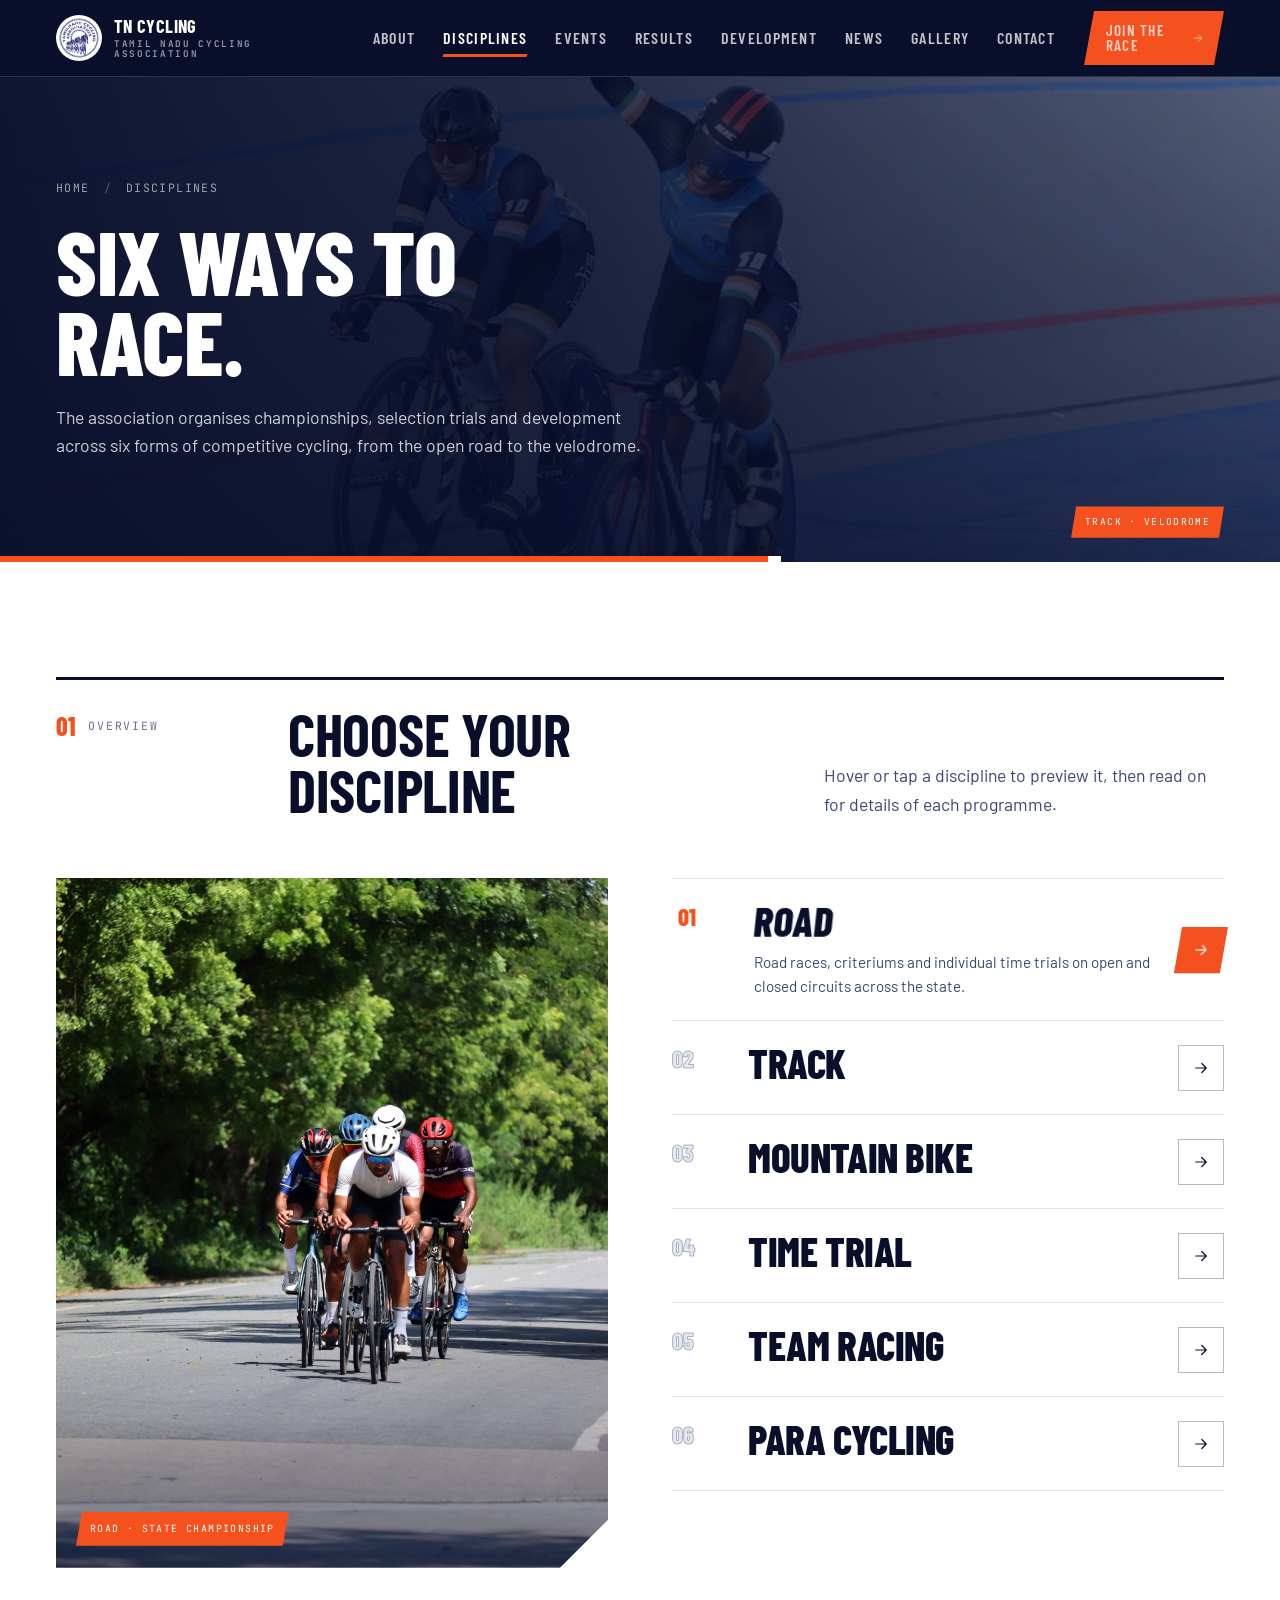
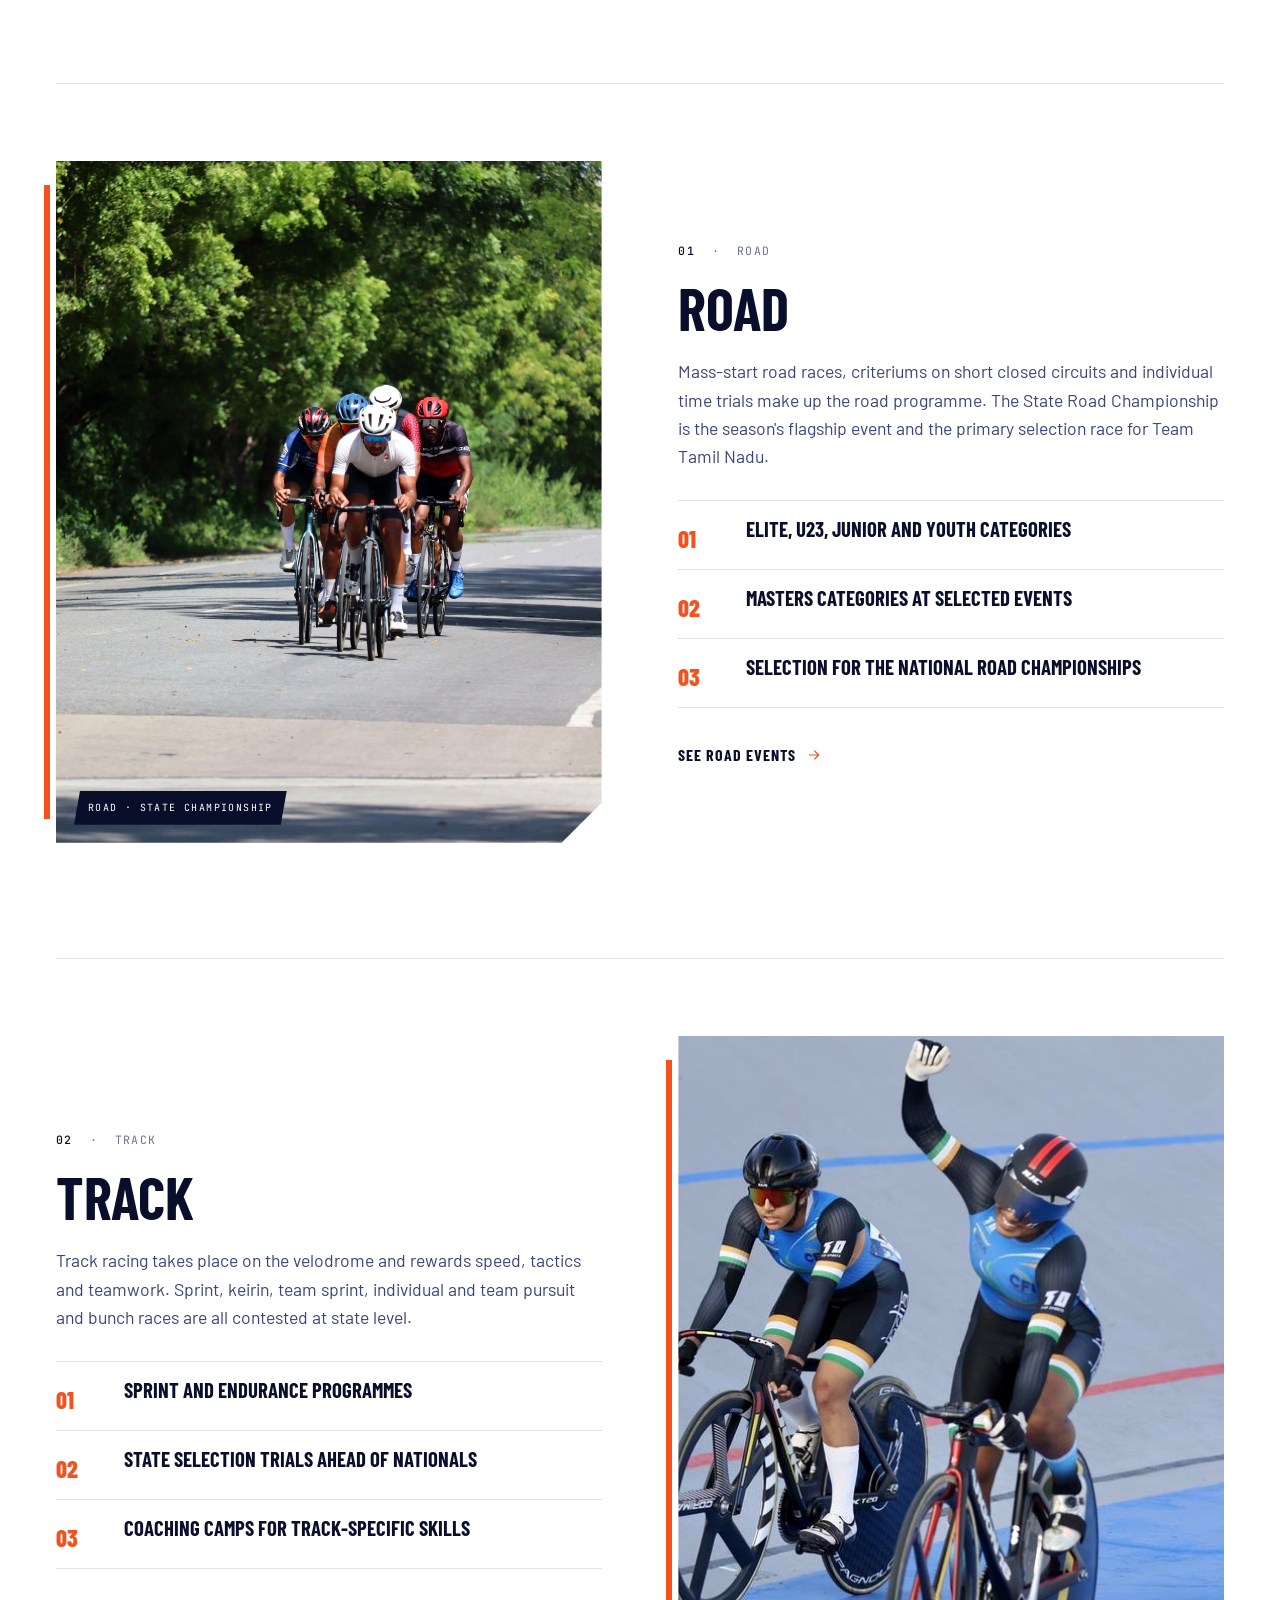
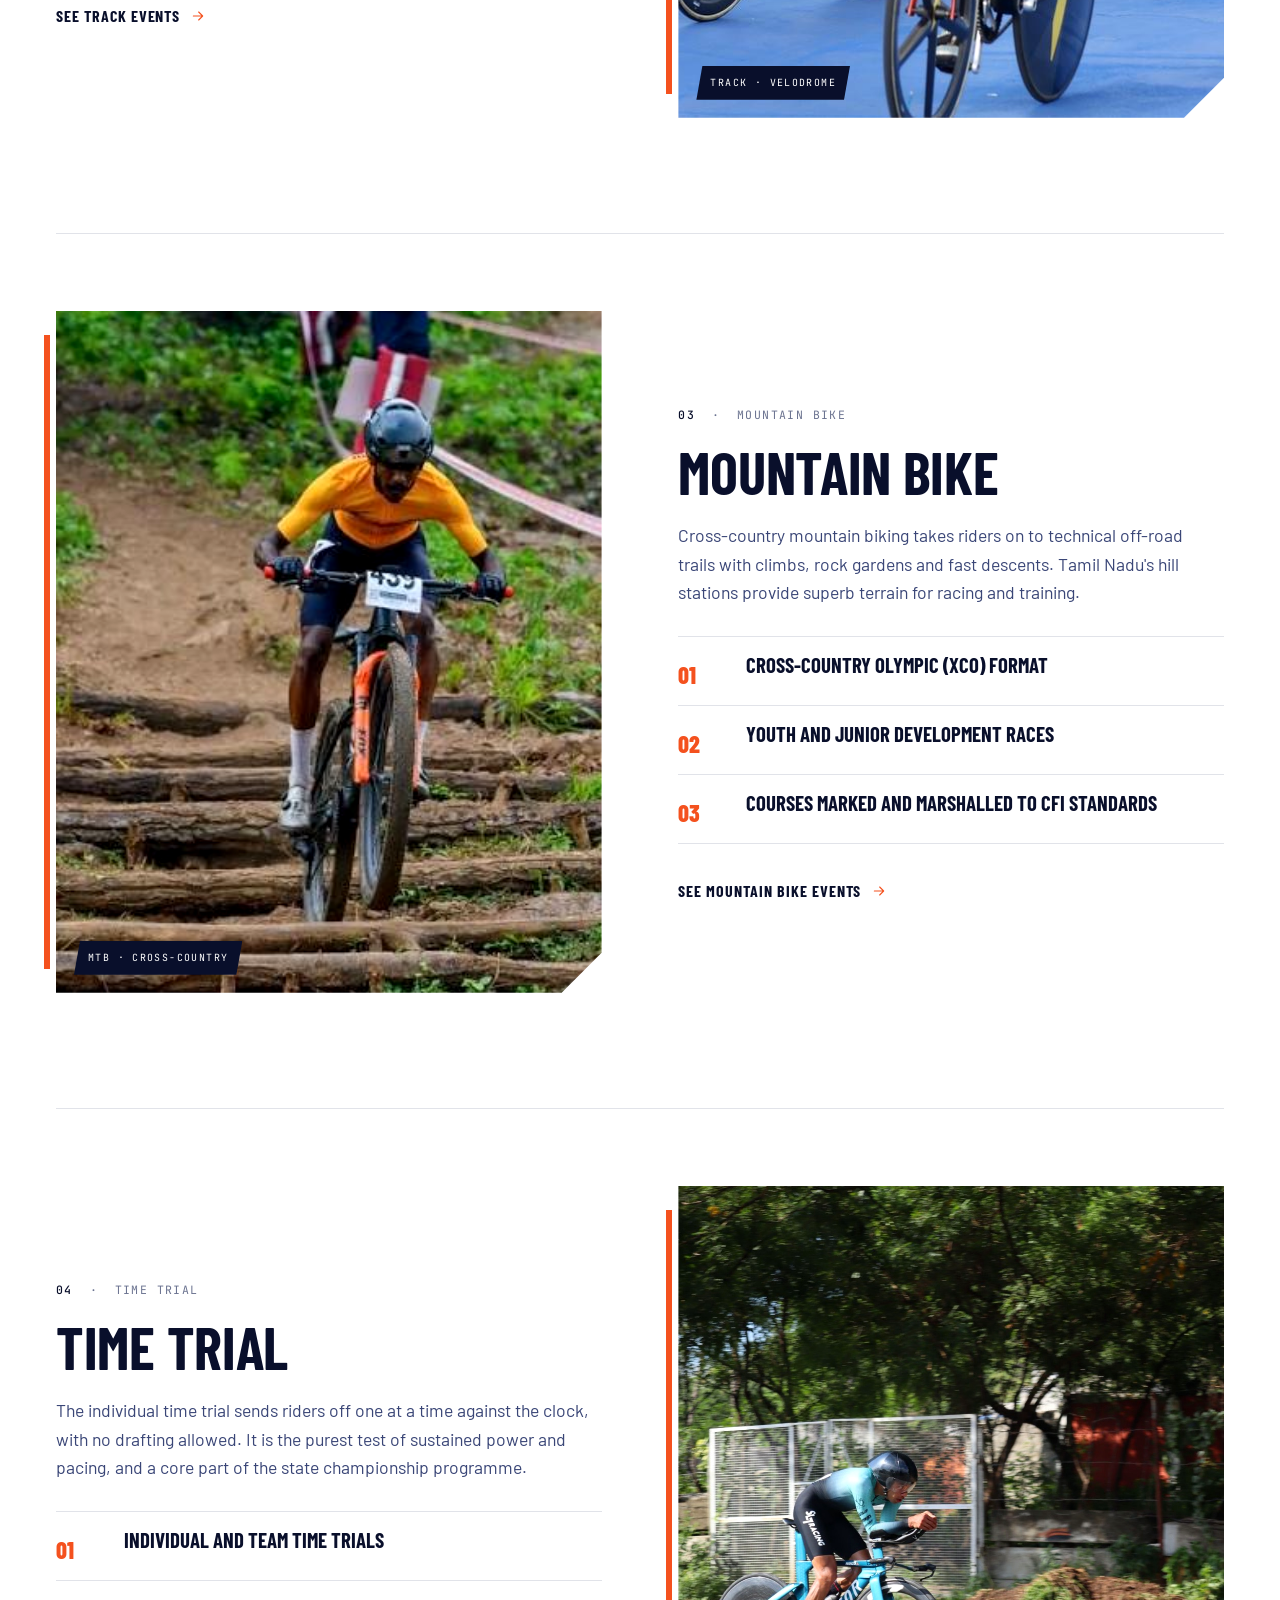
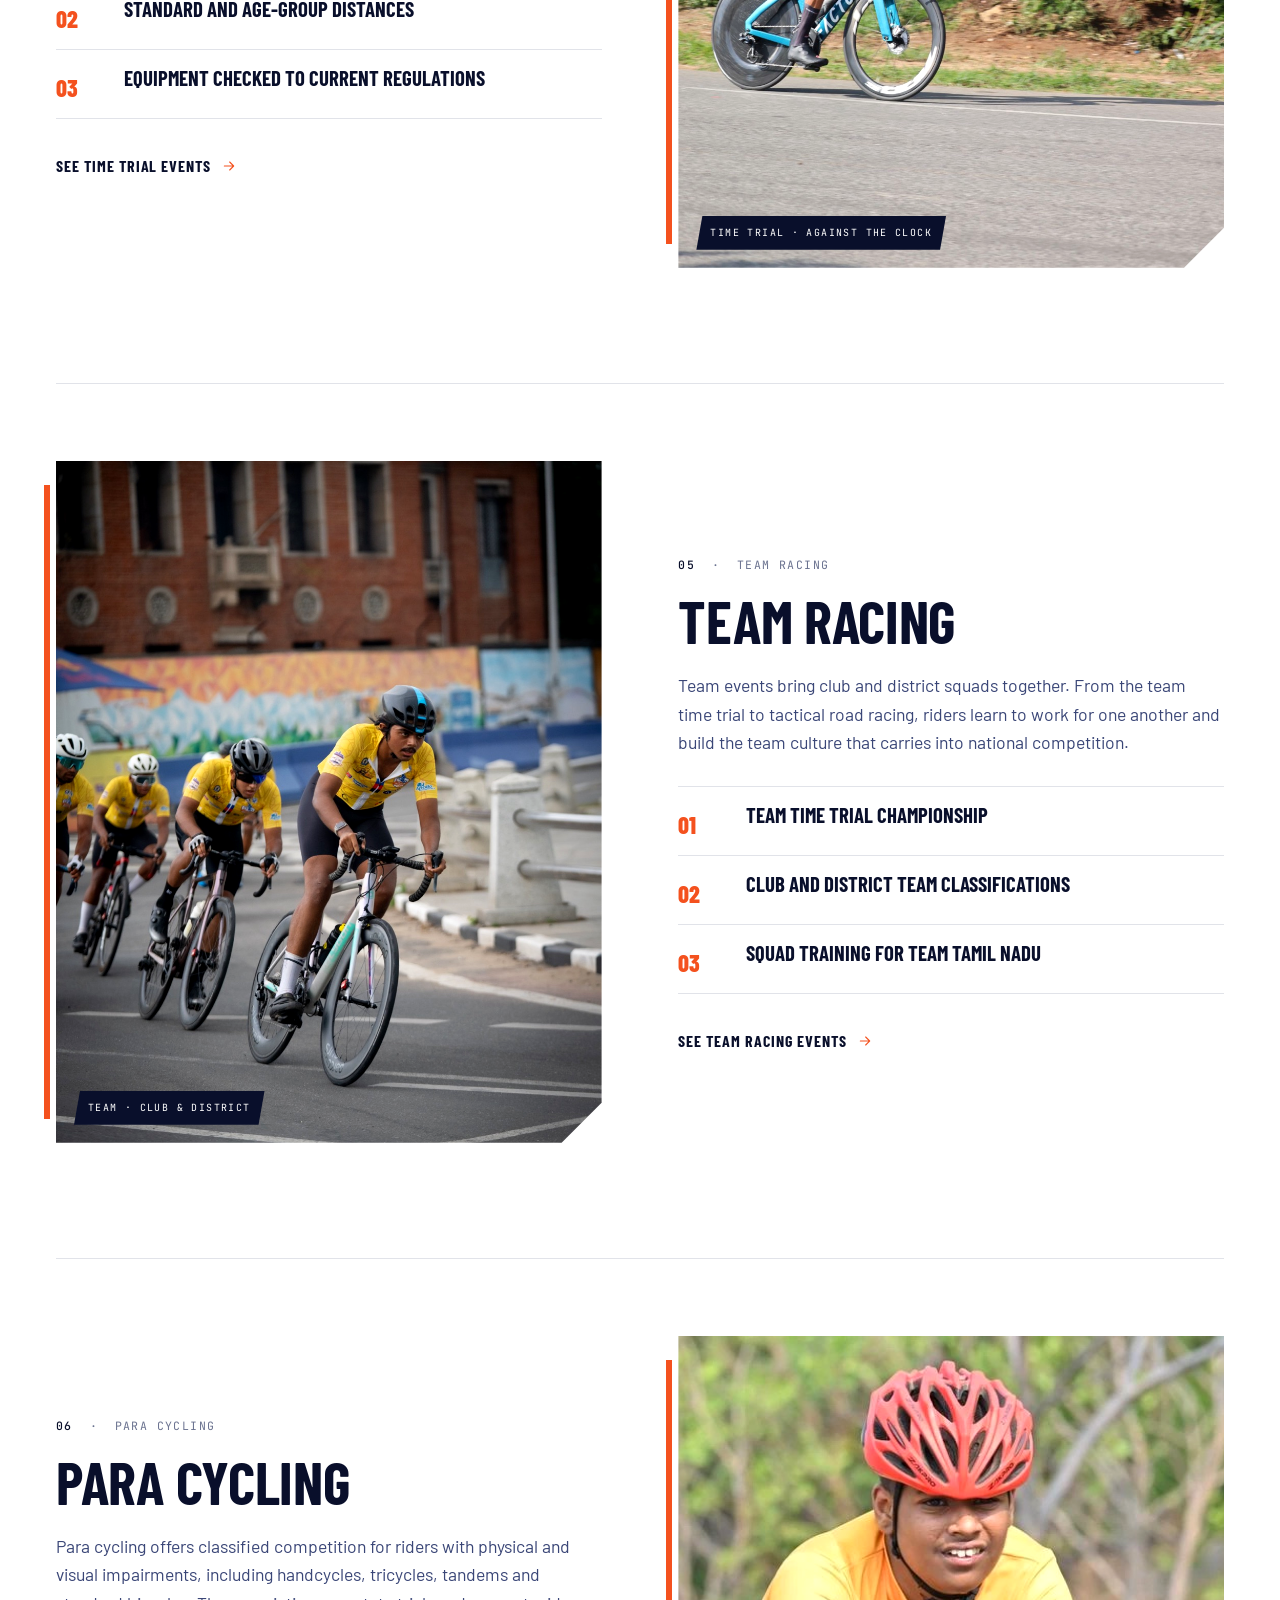
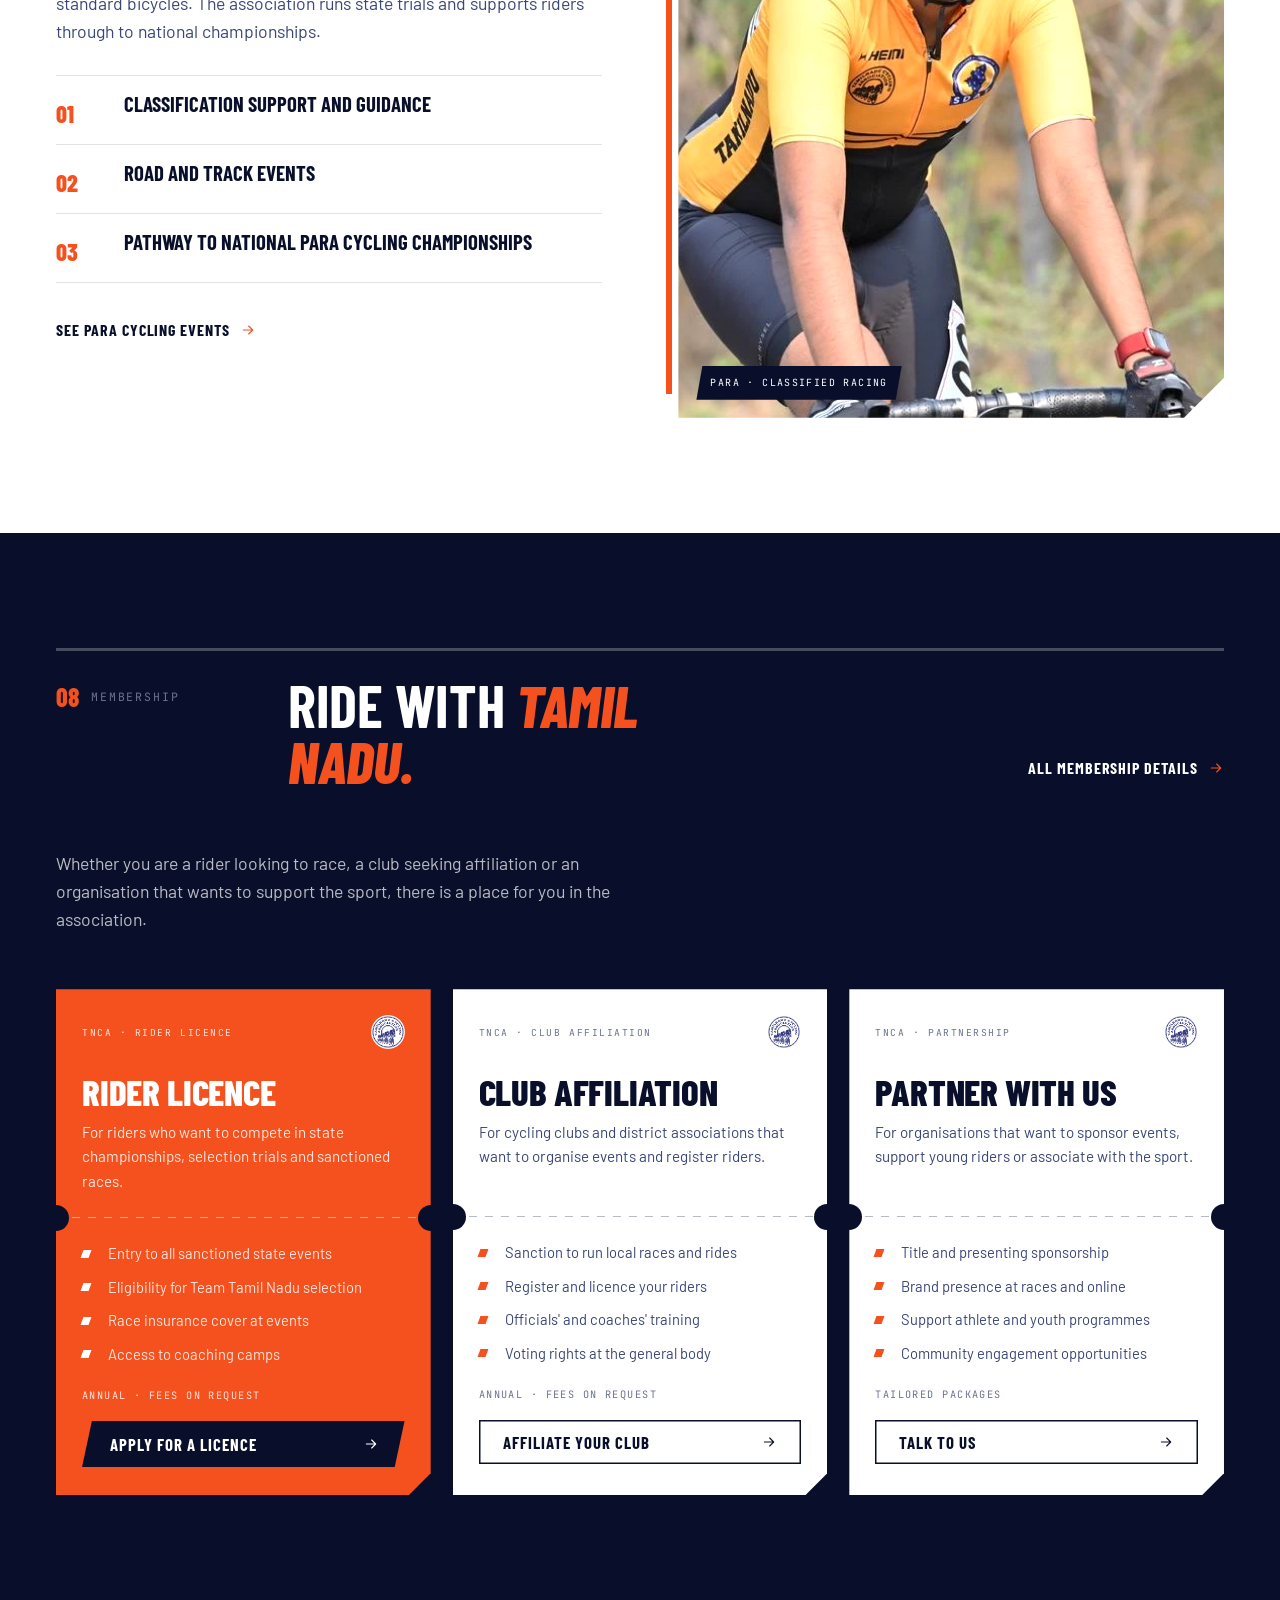
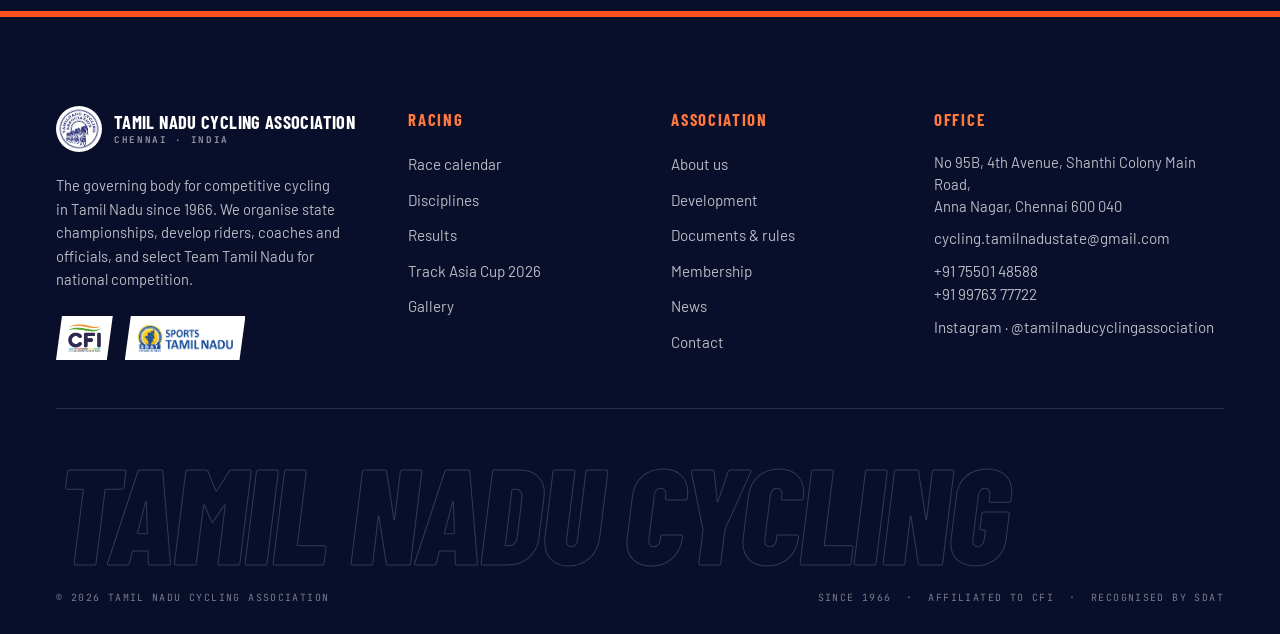
<file: disciplines.html>
<!doctype html>
<html lang="en">
<head>
<meta charset="utf-8">
<meta name="viewport" content="width=device-width, initial-scale=1">
<title>Disciplines — Tamil Nadu Cycling Association</title>
<meta name="description" content="Road, track, mountain bike, time trial, team racing and para cycling in Tamil Nadu.">
<meta name="theme-color" content="#090f2b">
<link rel="icon" type="image/png" href="images/logos/tnca-logo.png">
<link rel="preconnect" href="https://fonts.googleapis.com">
<link rel="preconnect" href="https://fonts.gstatic.com" crossorigin>
<link href="https://fonts.googleapis.com/css2?family=Barlow+Condensed:ital,wght@0,600;0,700;0,800;1,700;1,800&family=Barlow:wght@400;500;600&family=JetBrains+Mono:wght@400;500&display=swap" rel="stylesheet">
<link rel="stylesheet" href="css/style.css">
</head>
<body>

<svg width="0" height="0" style="position:absolute" aria-hidden="true">
  <symbol id="i-arrow" viewBox="0 0 24 24"><path d="M5 12h14M13 6l6 6-6 6" fill="none" stroke="currentColor" stroke-width="1.6" stroke-linecap="round" stroke-linejoin="round"/></symbol>
  <symbol id="i-close" viewBox="0 0 24 24"><path d="M6 6l12 12M18 6L6 18" fill="none" stroke="currentColor" stroke-width="1.6" stroke-linecap="round"/></symbol>
  <symbol id="i-info" viewBox="0 0 24 24"><circle cx="12" cy="12" r="9.5" fill="none" stroke="currentColor" stroke-width="1.4"/><path d="M12 11v6M12 7.5v.5" fill="none" stroke="currentColor" stroke-width="1.6" stroke-linecap="round"/></symbol>
</svg>


<header class="site-header">
  <div class="container">
    <a href="index.html" class="brand" aria-label="Tamil Nadu Cycling Association — home">
      <img src="images/logos/tnca-logo.png" alt="">
      <span class="wm">TN Cycling<small>Tamil Nadu Cycling Association</small></span>
    </a>
    <button class="menu-toggle" aria-label="Open menu" aria-expanded="false" aria-controls="nav"><span>Menu</span><i></i></button>
    <nav class="nav" id="nav" aria-label="Main navigation">
      <a href="about.html">About</a><a href="disciplines.html" class="active" aria-current="page">Disciplines</a><a href="events.html">Events</a><a href="results.html">Results</a><a href="development.html">Development</a><a href="news.html">News</a><a href="gallery.html">Gallery</a><a href="contact.html">Contact</a>
      <a href="membership.html" class="btn">Join the race <svg aria-hidden="true"><use href="#i-arrow"/></svg></a>
    </nav>
  </div>
</header>

<main>

<section class="page-head">
  <div class="band"><img src="images/track.jpg" alt=""></div>
  <div class="container">
    <nav class="crumbs mono" aria-label="Breadcrumb"><a href="index.html">Home</a><span>Disciplines</span></nav>
    <h1>Six ways to race.</h1>
    <p class="lead">The association organises championships, selection trials and development across six forms of competitive cycling, from the open road to the velodrome.</p>
  </div>
  <span class="cap">Track · Velodrome</span>
</section>

<section class="section">
  <div class="container">
    
    <div class="section-head">
      <div class="index"><b>01</b><span>Overview</span></div>
      <div class="title"><h2>Choose your discipline</h2><p class="lead">Hover or tap a discipline to preview it, then read on for details of each programme.</p></div>
    </div>
    
    <div class="disc">
      <figure class="disc-figure reveal"><img src="images/road.jpg" alt="" data-i="0"><img src="images/track.jpg" alt="" data-i="1"><img src="images/mtb.jpg" alt="" data-i="2"><img src="images/time-trial.jpg" alt="" data-i="3"><img src="images/team.jpg" alt="" data-i="4"><img src="images/para.jpg" alt="" data-i="5"><figcaption class="cap"></figcaption></figure>
      <ul class="disc-list reveal">
        <li data-cap="Road · State Championship">
          <a href="disciplines.html#road">
            <span class="n">01</span>
            <img class="thumb" src="images/road.jpg" alt="" loading="lazy">
            <div><h3>Road</h3><p>Road races, criteriums and individual time trials on open and closed circuits across the state.</p></div>
            <span class="go" aria-hidden="true"><svg aria-hidden="true"><use href="#i-arrow"/></svg></span>
          </a>
        </li>
        <li data-cap="Track · Velodrome">
          <a href="disciplines.html#track">
            <span class="n">02</span>
            <img class="thumb" src="images/track.jpg" alt="" loading="lazy">
            <div><h3>Track</h3><p>Sprint, keirin, team pursuit and endurance events contested on the velodrome.</p></div>
            <span class="go" aria-hidden="true"><svg aria-hidden="true"><use href="#i-arrow"/></svg></span>
          </a>
        </li>
        <li data-cap="MTB · Cross-country">
          <a href="disciplines.html#mountain-bike">
            <span class="n">03</span>
            <img class="thumb" src="images/mtb.jpg" alt="" loading="lazy">
            <div><h3>Mountain Bike</h3><p>Cross-country racing on technical off-road trails, climbs and descents.</p></div>
            <span class="go" aria-hidden="true"><svg aria-hidden="true"><use href="#i-arrow"/></svg></span>
          </a>
        </li>
        <li data-cap="Time Trial · Against the clock">
          <a href="disciplines.html#time-trial">
            <span class="n">04</span>
            <img class="thumb" src="images/time-trial.jpg" alt="" loading="lazy">
            <div><h3>Time Trial</h3><p>The race of truth: riders go alone against the clock in individual and team events.</p></div>
            <span class="go" aria-hidden="true"><svg aria-hidden="true"><use href="#i-arrow"/></svg></span>
          </a>
        </li>
        <li data-cap="Team · Club &amp; district">
          <a href="disciplines.html#team-racing">
            <span class="n">05</span>
            <img class="thumb" src="images/team.jpg" alt="" loading="lazy">
            <div><h3>Team Racing</h3><p>Club and district squads competing together, from team time trials to road races.</p></div>
            <span class="go" aria-hidden="true"><svg aria-hidden="true"><use href="#i-arrow"/></svg></span>
          </a>
        </li>
        <li data-cap="Para · Classified racing">
          <a href="disciplines.html#para-cycling">
            <span class="n">06</span>
            <img class="thumb" src="images/para.jpg" alt="" loading="lazy">
            <div><h3>Para Cycling</h3><p>Classified racing and coaching pathways for para-cyclists, from state trials to nationals.</p></div>
            <span class="go" aria-hidden="true"><svg aria-hidden="true"><use href="#i-arrow"/></svg></span>
          </a>
        </li></ul>
    </div>
  </div>
</section>
<section class="section" id="road"><div class="container"><div class="rule" style="margin-bottom:clamp(48px,6vw,88px)"></div><div class="split"><div class="split-media  reveal"><img src="images/road.jpg" alt="Road cycling"><span class="cap">Road · State Championship</span></div><div class="split-body reveal">
        <span class="mono"><b>01</b> &nbsp;·&nbsp; Road</span>
        <h2>Road</h2>
        <p class="lead">Mass-start road races, criteriums on short closed circuits and individual time trials make up the road programme. The State Road Championship is the season's flagship event and the primary selection race for Team Tamil Nadu.</p>
        <ul class="marks"><li><span class="k">01</span><div><b>Elite, U23, Junior and Youth categories</b></div></li><li><span class="k">02</span><div><b>Masters categories at selected events</b></div></li><li><span class="k">03</span><div><b>Selection for the National Road Championships</b></div></li></ul>
        <a href="events.html" class="textlink">See road events <svg aria-hidden="true"><use href="#i-arrow"/></svg></a>
      </div></div></div></section><section class="section" id="track"><div class="container"><div class="rule" style="margin-bottom:clamp(48px,6vw,88px)"></div><div class="split"><div class="split-body reveal">
        <span class="mono"><b>02</b> &nbsp;·&nbsp; Track</span>
        <h2>Track</h2>
        <p class="lead">Track racing takes place on the velodrome and rewards speed, tactics and teamwork. Sprint, keirin, team sprint, individual and team pursuit and bunch races are all contested at state level.</p>
        <ul class="marks"><li><span class="k">01</span><div><b>Sprint and endurance programmes</b></div></li><li><span class="k">02</span><div><b>State selection trials ahead of nationals</b></div></li><li><span class="k">03</span><div><b>Coaching camps for track-specific skills</b></div></li></ul>
        <a href="events.html" class="textlink">See track events <svg aria-hidden="true"><use href="#i-arrow"/></svg></a>
      </div><div class="split-media  reveal"><img src="images/track.jpg" alt="Track cycling"><span class="cap">Track · Velodrome</span></div></div></div></section><section class="section" id="mountain-bike"><div class="container"><div class="rule" style="margin-bottom:clamp(48px,6vw,88px)"></div><div class="split"><div class="split-media  reveal"><img src="images/mtb.jpg" alt="Mountain Bike cycling"><span class="cap">MTB · Cross-country</span></div><div class="split-body reveal">
        <span class="mono"><b>03</b> &nbsp;·&nbsp; Mountain Bike</span>
        <h2>Mountain Bike</h2>
        <p class="lead">Cross-country mountain biking takes riders on to technical off-road trails with climbs, rock gardens and fast descents. Tamil Nadu's hill stations provide superb terrain for racing and training.</p>
        <ul class="marks"><li><span class="k">01</span><div><b>Cross-country Olympic (XCO) format</b></div></li><li><span class="k">02</span><div><b>Youth and junior development races</b></div></li><li><span class="k">03</span><div><b>Courses marked and marshalled to CFI standards</b></div></li></ul>
        <a href="events.html" class="textlink">See mountain bike events <svg aria-hidden="true"><use href="#i-arrow"/></svg></a>
      </div></div></div></section><section class="section" id="time-trial"><div class="container"><div class="rule" style="margin-bottom:clamp(48px,6vw,88px)"></div><div class="split"><div class="split-body reveal">
        <span class="mono"><b>04</b> &nbsp;·&nbsp; Time Trial</span>
        <h2>Time Trial</h2>
        <p class="lead">The individual time trial sends riders off one at a time against the clock, with no drafting allowed. It is the purest test of sustained power and pacing, and a core part of the state championship programme.</p>
        <ul class="marks"><li><span class="k">01</span><div><b>Individual and team time trials</b></div></li><li><span class="k">02</span><div><b>Standard and age-group distances</b></div></li><li><span class="k">03</span><div><b>Equipment checked to current regulations</b></div></li></ul>
        <a href="events.html" class="textlink">See time trial events <svg aria-hidden="true"><use href="#i-arrow"/></svg></a>
      </div><div class="split-media  reveal"><img src="images/time-trial.jpg" alt="Time Trial cycling"><span class="cap">Time Trial · Against the clock</span></div></div></div></section><section class="section" id="team-racing"><div class="container"><div class="rule" style="margin-bottom:clamp(48px,6vw,88px)"></div><div class="split"><div class="split-media  reveal"><img src="images/team.jpg" alt="Team Racing cycling"><span class="cap">Team · Club &amp; district</span></div><div class="split-body reveal">
        <span class="mono"><b>05</b> &nbsp;·&nbsp; Team Racing</span>
        <h2>Team Racing</h2>
        <p class="lead">Team events bring club and district squads together. From the team time trial to tactical road racing, riders learn to work for one another and build the team culture that carries into national competition.</p>
        <ul class="marks"><li><span class="k">01</span><div><b>Team time trial championship</b></div></li><li><span class="k">02</span><div><b>Club and district team classifications</b></div></li><li><span class="k">03</span><div><b>Squad training for Team Tamil Nadu</b></div></li></ul>
        <a href="events.html" class="textlink">See team racing events <svg aria-hidden="true"><use href="#i-arrow"/></svg></a>
      </div></div></div></section><section class="section" id="para-cycling"><div class="container"><div class="rule" style="margin-bottom:clamp(48px,6vw,88px)"></div><div class="split"><div class="split-body reveal">
        <span class="mono"><b>06</b> &nbsp;·&nbsp; Para Cycling</span>
        <h2>Para Cycling</h2>
        <p class="lead">Para cycling offers classified competition for riders with physical and visual impairments, including handcycles, tricycles, tandems and standard bicycles. The association runs state trials and supports riders through to national championships.</p>
        <ul class="marks"><li><span class="k">01</span><div><b>Classification support and guidance</b></div></li><li><span class="k">02</span><div><b>Road and track events</b></div></li><li><span class="k">03</span><div><b>Pathway to national para cycling championships</b></div></li></ul>
        <a href="events.html" class="textlink">See para cycling events <svg aria-hidden="true"><use href="#i-arrow"/></svg></a>
      </div><div class="split-media  reveal"><img src="images/para.jpg" alt="Para Cycling cycling"><span class="cap">Para · Classified racing</span></div></div></div></section>

<section class="section section-ink" id="membership">
  <div class="container">
    
    <div class="section-head">
      <div class="index"><b>08</b><span>Membership</span></div>
      <div class="title"><h2>Ride with <em>Tamil Nadu.</em></h2><a href="membership.html" class="textlink light">All membership details <svg aria-hidden="true"><use href="#i-arrow"/></svg></a></div>
    </div>
    <div class="cta-copy">
      <p class="lead">Whether you are a rider looking to race, a club seeking affiliation or an organisation that wants to support the sport, there is a place for you in the association.</p>
    </div>
    
    <div class="tickets">
      <article class="ticket featured reveal" id="rider">
        <div class="head"><span>TNCA · Rider licence</span><img src="images/logos/tnca-logo.png" alt=""></div>
        <h3>Rider licence</h3>
        <p class="desc">For riders who want to compete in state championships, selection trials and sanctioned races.</p>
        <div class="perf"></div>
        <ul>
          <li>Entry to all sanctioned state events</li>
          <li>Eligibility for Team Tamil Nadu selection</li>
          <li>Race insurance cover at events</li>
          <li>Access to coaching camps</li>
        </ul>
        <p class="fee">Annual · fees on request</p>
        <a href="contact.html" class="btn">Apply for a licence <svg aria-hidden="true"><use href="#i-arrow"/></svg></a>
      </article>
      <article class="ticket reveal" id="club">
        <div class="head"><span>TNCA · Club affiliation</span><img src="images/logos/tnca-logo.png" alt=""></div>
        <h3>Club affiliation</h3>
        <p class="desc">For cycling clubs and district associations that want to organise events and register riders.</p>
        <div class="perf"></div>
        <ul>
          <li>Sanction to run local races and rides</li>
          <li>Register and licence your riders</li>
          <li>Officials' and coaches' training</li>
          <li>Voting rights at the general body</li>
        </ul>
        <p class="fee">Annual · fees on request</p>
        <a href="contact.html" class="btn btn-ghost">Affiliate your club <svg aria-hidden="true"><use href="#i-arrow"/></svg></a>
      </article>
      <article class="ticket reveal" id="partner">
        <div class="head"><span>TNCA · Partnership</span><img src="images/logos/tnca-logo.png" alt=""></div>
        <h3>Partner with us</h3>
        <p class="desc">For organisations that want to sponsor events, support young riders or associate with the sport.</p>
        <div class="perf"></div>
        <ul>
          <li>Title and presenting sponsorship</li>
          <li>Brand presence at races and online</li>
          <li>Support athlete and youth programmes</li>
          <li>Community engagement opportunities</li>
        </ul>
        <p class="fee">Tailored packages</p>
        <a href="contact.html" class="btn btn-ghost">Talk to us <svg aria-hidden="true"><use href="#i-arrow"/></svg></a>
      </article>
    </div>
  </div>
</section>


</main>

<footer class="site-footer">
  <div class="container">
    <div class="footer-top">
      <div class="footer-about">
        <a href="index.html" class="brand"><img src="images/logos/tnca-logo.png" alt=""><span class="wm">Tamil Nadu Cycling Association<small>Chennai · India</small></span></a>
        <p>The governing body for competitive cycling in Tamil Nadu since 1966. We organise state championships, develop riders, coaches and officials, and select Team Tamil Nadu for national competition.</p>
        <div class="footer-logos">
          <span><img src="images/logos/cfi-logo.png" alt="Cycling Federation of India"></span>
          <span><img src="images/logos/sdat-logo.png" alt="Sports Development Authority of Tamil Nadu"></span>
        </div>
      </div>
      <div>
        <h4>Racing</h4>
        <ul>
          <li><a href="events.html">Race calendar</a></li>
          <li><a href="disciplines.html">Disciplines</a></li>
          <li><a href="results.html">Results</a></li>
          <li><a href="track-asia-cup.html">Track Asia Cup 2026</a></li>
          <li><a href="gallery.html">Gallery</a></li>
        </ul>
      </div>
      <div>
        <h4>Association</h4>
        <ul>
          <li><a href="about.html">About us</a></li>
          <li><a href="development.html">Development</a></li>
          <li><a href="documents.html">Documents &amp; rules</a></li>
          <li><a href="membership.html">Membership</a></li>
          <li><a href="news.html">News</a></li>
          <li><a href="contact.html">Contact</a></li>
        </ul>
      </div>
      <div>
        <h4>Office</h4>
        <ul class="footer-contact">
          <li>No 95B, 4th Avenue, Shanthi Colony Main Road,<br>Anna Nagar, Chennai 600 040</li>
          <li><a href="mailto:cycling.tamilnadustate@gmail.com">cycling.tamilnadustate@gmail.com</a></li>
          <li><a href="tel:+917550148588">+91 75501 48588</a><br><a href="tel:+919976377722">+91 99763 77722</a></li>
          <li><a href="https://www.instagram.com/tamilnaducyclingassociation" rel="noopener">Instagram · @tamilnaducyclingassociation</a></li>
        </ul>
      </div>
    </div>
    <div class="wordmark" aria-hidden="true">Tamil Nadu Cycling</div>
    <div class="footer-bottom">
      <span>&copy; <span id="year"></span> Tamil Nadu Cycling Association</span>
      <span>Since 1966 &nbsp;·&nbsp; Affiliated to CFI &nbsp;·&nbsp; Recognised by SDAT</span>
    </div>
  </div>
</footer>

<script src="js/main.js"></script>
</body>
</html>
</file>
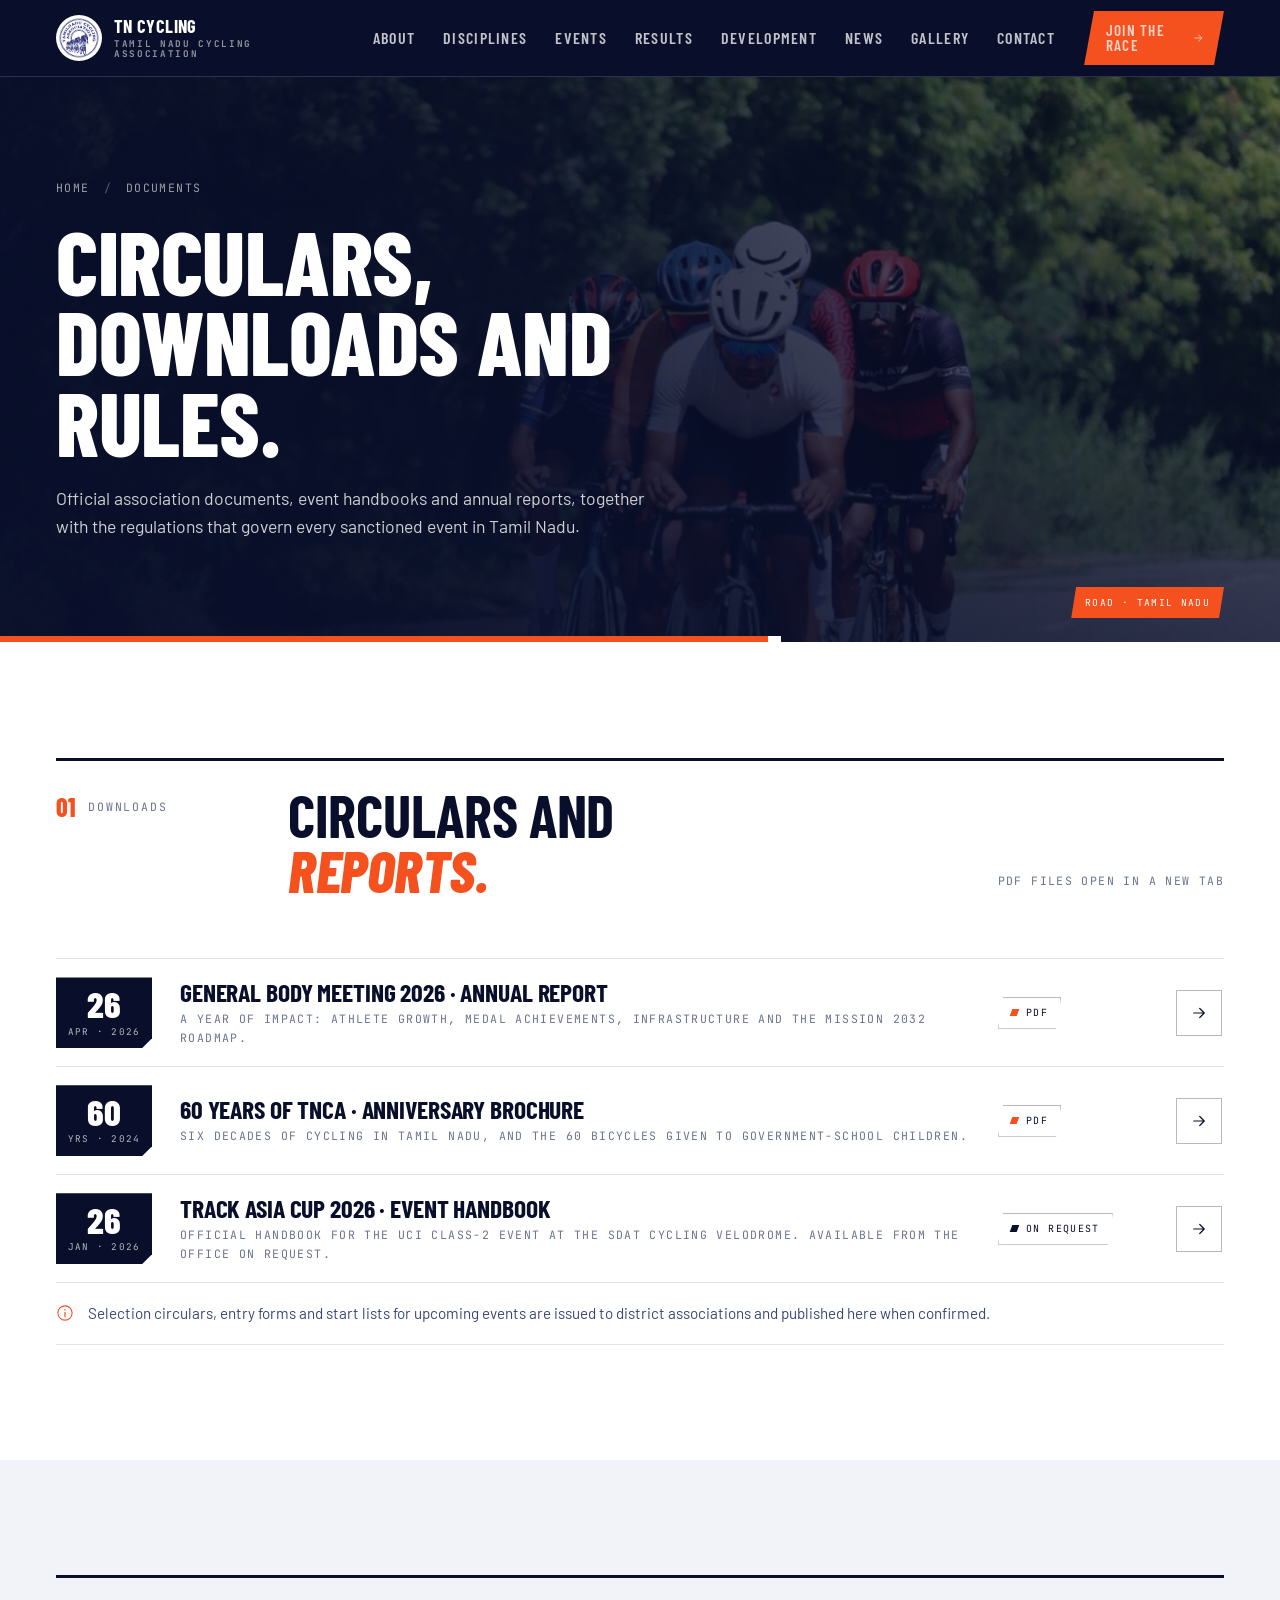
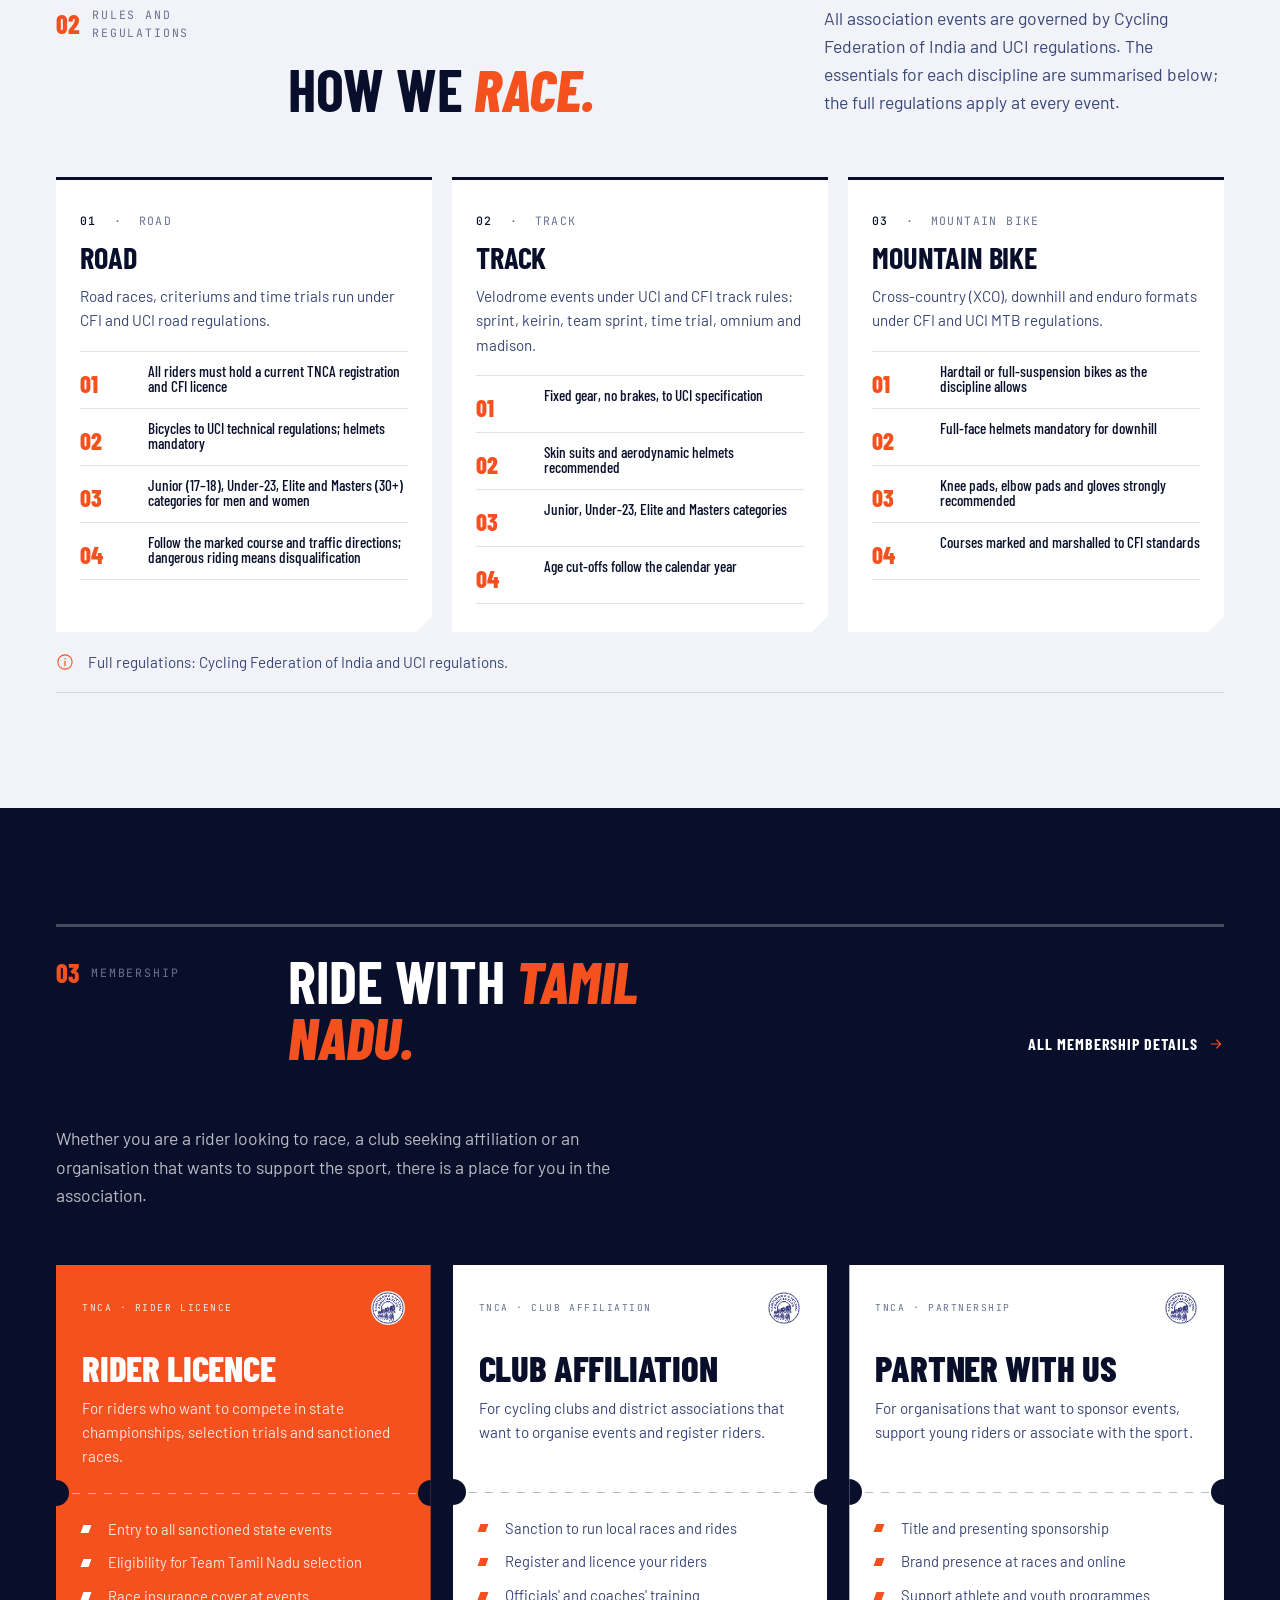
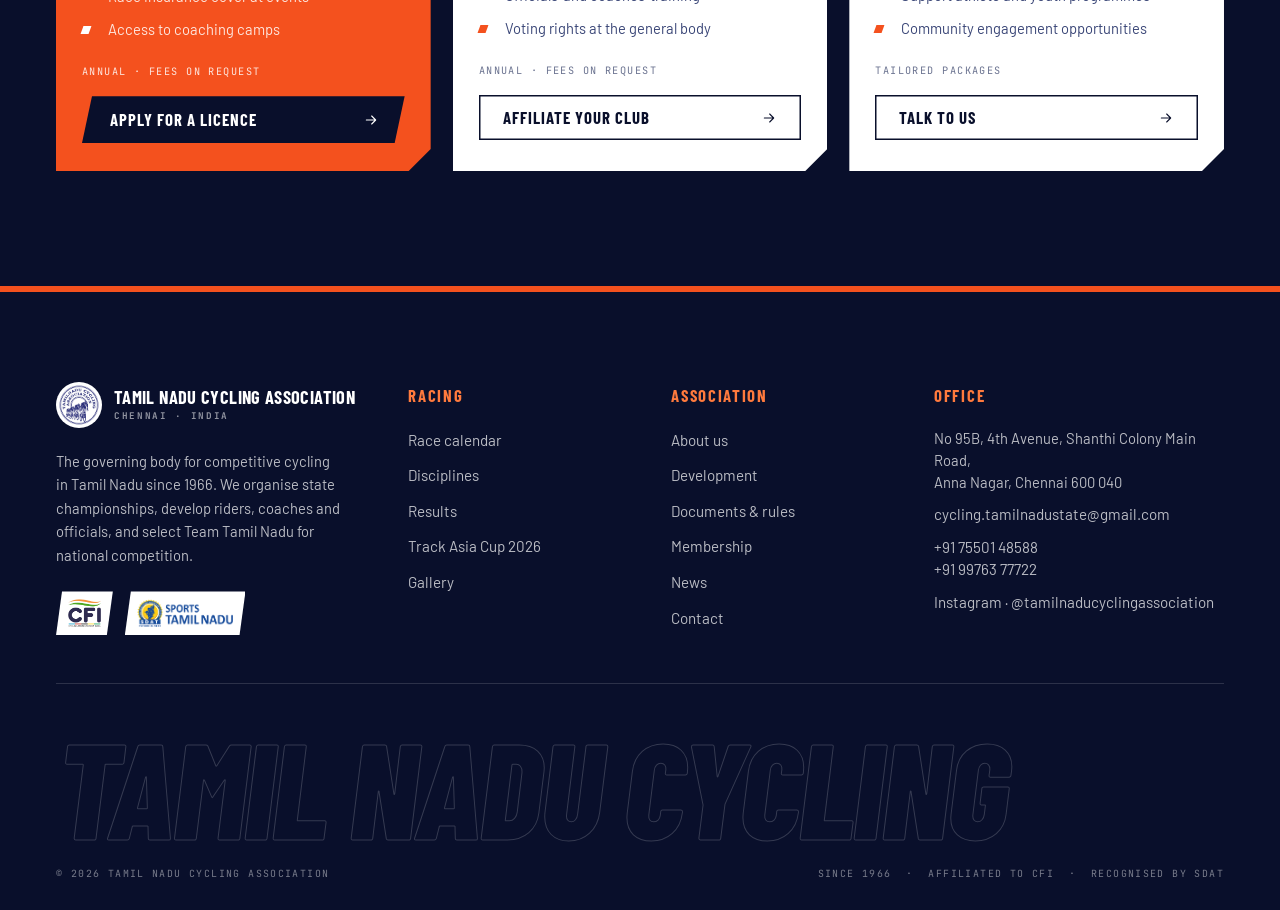
<file: documents.html>
<!doctype html>
<html lang="en">
<head>
<meta charset="utf-8">
<meta name="viewport" content="width=device-width, initial-scale=1">
<title>Documents & Rules — Tamil Nadu Cycling Association</title>
<meta name="description" content="Circulars, annual reports, event handbooks and the road, track and MTB regulations of the Tamil Nadu Cycling Association.">
<meta name="theme-color" content="#090f2b">
<link rel="icon" type="image/png" href="images/logos/tnca-logo.png">
<link rel="preconnect" href="https://fonts.googleapis.com">
<link rel="preconnect" href="https://fonts.gstatic.com" crossorigin>
<link href="https://fonts.googleapis.com/css2?family=Barlow+Condensed:ital,wght@0,600;0,700;0,800;1,700;1,800&family=Barlow:wght@400;500;600&family=JetBrains+Mono:wght@400;500&display=swap" rel="stylesheet">
<link rel="stylesheet" href="css/style.css">
</head>
<body>

<svg width="0" height="0" style="position:absolute" aria-hidden="true">
  <symbol id="i-arrow" viewBox="0 0 24 24"><path d="M5 12h14M13 6l6 6-6 6" fill="none" stroke="currentColor" stroke-width="1.6" stroke-linecap="round" stroke-linejoin="round"/></symbol>
  <symbol id="i-close" viewBox="0 0 24 24"><path d="M6 6l12 12M18 6L6 18" fill="none" stroke="currentColor" stroke-width="1.6" stroke-linecap="round"/></symbol>
  <symbol id="i-info" viewBox="0 0 24 24"><circle cx="12" cy="12" r="9.5" fill="none" stroke="currentColor" stroke-width="1.4"/><path d="M12 11v6M12 7.5v.5" fill="none" stroke="currentColor" stroke-width="1.6" stroke-linecap="round"/></symbol>
</svg>


<header class="site-header">
  <div class="container">
    <a href="index.html" class="brand" aria-label="Tamil Nadu Cycling Association — home">
      <img src="images/logos/tnca-logo.png" alt="">
      <span class="wm">TN Cycling<small>Tamil Nadu Cycling Association</small></span>
    </a>
    <button class="menu-toggle" aria-label="Open menu" aria-expanded="false" aria-controls="nav"><span>Menu</span><i></i></button>
    <nav class="nav" id="nav" aria-label="Main navigation">
      <a href="about.html">About</a><a href="disciplines.html">Disciplines</a><a href="events.html">Events</a><a href="results.html">Results</a><a href="development.html">Development</a><a href="news.html">News</a><a href="gallery.html">Gallery</a><a href="contact.html">Contact</a>
      <a href="membership.html" class="btn">Join the race <svg aria-hidden="true"><use href="#i-arrow"/></svg></a>
    </nav>
  </div>
</header>

<main>

<section class="page-head">
  <div class="band"><img src="images/road.jpg" alt=""></div>
  <div class="container">
    <nav class="crumbs mono" aria-label="Breadcrumb"><a href="index.html">Home</a><span>Documents</span></nav>
    <h1>Circulars, downloads and rules.</h1>
    <p class="lead">Official association documents, event handbooks and annual reports, together with the regulations that govern every sanctioned event in Tamil Nadu.</p>
  </div>
  <span class="cap">Road · Tamil Nadu</span>
</section>

<section class="section" id="downloads">
  <div class="container">
    
    <div class="section-head">
      <div class="index"><b>01</b><span>Downloads</span></div>
      <div class="title"><h2>Circulars and <em>reports.</em></h2><span class="mono">PDF files open in a new tab</span></div>
    </div>
    <ol class="startlist">
      <li class="reveal">
        <a href="https://www.tamilnaducyclingassociation.com/pdfs/general-body-meeting-2026.pdf" class="race" target="_blank" rel="noopener">
          <div class="date"><b>26</b><span>Apr · 2026</span></div>
          <div><h3>General Body Meeting 2026 · Annual report</h3><p class="meta mono">A year of impact: athlete growth, medal achievements, infrastructure and the Mission 2032 roadmap.</p></div>
          <div><span class="tag open">PDF</span></div>
          <span class="go" aria-hidden="true"><svg aria-hidden="true"><use href="#i-arrow"/></svg></span>
        </a>
      </li>
      <li class="reveal">
        <a href="https://www.tamilnaducyclingassociation.com/pdfs/60-years-of-tnca.pdf" class="race" target="_blank" rel="noopener">
          <div class="date"><b>60</b><span>Yrs · 2024</span></div>
          <div><h3>60 Years of TNCA · Anniversary brochure</h3><p class="meta mono">Six decades of cycling in Tamil Nadu, and the 60 bicycles given to government-school children.</p></div>
          <div><span class="tag open">PDF</span></div>
          <span class="go" aria-hidden="true"><svg aria-hidden="true"><use href="#i-arrow"/></svg></span>
        </a>
      </li>
      <li class="reveal">
        <a href="mailto:cycling.tamilnadustate@gmail.com?subject=Track%20Asia%20Cup%202026%20handbook" class="race">
          <div class="date"><b>26</b><span>Jan · 2026</span></div>
          <div><h3>Track Asia Cup 2026 · Event handbook</h3><p class="meta mono">Official handbook for the UCI Class-2 event at the SDAT Cycling Velodrome. Available from the office on request.</p></div>
          <div><span class="tag ">On request</span></div>
          <span class="go" aria-hidden="true"><svg aria-hidden="true"><use href="#i-arrow"/></svg></span>
        </a>
      </li></ol>
    <div class="note"><svg aria-hidden="true"><use href="#i-info"/></svg><span>Selection circulars, entry forms and start lists for upcoming events are issued to district associations and published here when confirmed.</span></div>
  </div>
</section>

<section class="section section-2" id="rules">
  <div class="container">
    
    <div class="section-head">
      <div class="index"><b>02</b><span>Rules and regulations</span></div>
      <div class="title"><h2>How we <em>race.</em></h2><p class="lead">All association events are governed by Cycling Federation of India and UCI regulations. The essentials for each discipline are summarised below; the full regulations apply at every event.</p></div>
    </div>
    <div class="rules">
      <article class="rule-card reveal"><span class="mono"><b>01</b> &nbsp;·&nbsp; Road</span><h3>Road</h3><p>Road races, criteriums and time trials run under CFI and UCI road regulations.</p><ul class="marks"><li><span class='k'>01</span><div><b>All riders must hold a current TNCA registration and CFI licence</b></div></li><li><span class='k'>02</span><div><b>Bicycles to UCI technical regulations; helmets mandatory</b></div></li><li><span class='k'>03</span><div><b>Junior (17–18), Under-23, Elite and Masters (30+) categories for men and women</b></div></li><li><span class='k'>04</span><div><b>Follow the marked course and traffic directions; dangerous riding means disqualification</b></div></li></ul></article><article class="rule-card reveal"><span class="mono"><b>02</b> &nbsp;·&nbsp; Track</span><h3>Track</h3><p>Velodrome events under UCI and CFI track rules: sprint, keirin, team sprint, time trial, omnium and madison.</p><ul class="marks"><li><span class='k'>01</span><div><b>Fixed gear, no brakes, to UCI specification</b></div></li><li><span class='k'>02</span><div><b>Skin suits and aerodynamic helmets recommended</b></div></li><li><span class='k'>03</span><div><b>Junior, Under-23, Elite and Masters categories</b></div></li><li><span class='k'>04</span><div><b>Age cut-offs follow the calendar year</b></div></li></ul></article><article class="rule-card reveal"><span class="mono"><b>03</b> &nbsp;·&nbsp; Mountain bike</span><h3>Mountain bike</h3><p>Cross-country (XCO), downhill and enduro formats under CFI and UCI MTB regulations.</p><ul class="marks"><li><span class='k'>01</span><div><b>Hardtail or full-suspension bikes as the discipline allows</b></div></li><li><span class='k'>02</span><div><b>Full-face helmets mandatory for downhill</b></div></li><li><span class='k'>03</span><div><b>Knee pads, elbow pads and gloves strongly recommended</b></div></li><li><span class='k'>04</span><div><b>Courses marked and marshalled to CFI standards</b></div></li></ul></article>
    </div>
    <div class="note"><svg aria-hidden="true"><use href="#i-info"/></svg><span>Full regulations: <a href="https://www.cfiindia.in" rel="noopener">Cycling Federation of India</a> and <a href="https://www.uci.org/regulations" rel="noopener">UCI regulations</a>.</span></div>
  </div>
</section>

<section class="section section-ink" id="membership">
  <div class="container">
    
    <div class="section-head">
      <div class="index"><b>03</b><span>Membership</span></div>
      <div class="title"><h2>Ride with <em>Tamil Nadu.</em></h2><a href="membership.html" class="textlink light">All membership details <svg aria-hidden="true"><use href="#i-arrow"/></svg></a></div>
    </div>
    <div class="cta-copy">
      <p class="lead">Whether you are a rider looking to race, a club seeking affiliation or an organisation that wants to support the sport, there is a place for you in the association.</p>
    </div>
    
    <div class="tickets">
      <article class="ticket featured reveal" id="rider">
        <div class="head"><span>TNCA · Rider licence</span><img src="images/logos/tnca-logo.png" alt=""></div>
        <h3>Rider licence</h3>
        <p class="desc">For riders who want to compete in state championships, selection trials and sanctioned races.</p>
        <div class="perf"></div>
        <ul>
          <li>Entry to all sanctioned state events</li>
          <li>Eligibility for Team Tamil Nadu selection</li>
          <li>Race insurance cover at events</li>
          <li>Access to coaching camps</li>
        </ul>
        <p class="fee">Annual · fees on request</p>
        <a href="contact.html" class="btn">Apply for a licence <svg aria-hidden="true"><use href="#i-arrow"/></svg></a>
      </article>
      <article class="ticket reveal" id="club">
        <div class="head"><span>TNCA · Club affiliation</span><img src="images/logos/tnca-logo.png" alt=""></div>
        <h3>Club affiliation</h3>
        <p class="desc">For cycling clubs and district associations that want to organise events and register riders.</p>
        <div class="perf"></div>
        <ul>
          <li>Sanction to run local races and rides</li>
          <li>Register and licence your riders</li>
          <li>Officials' and coaches' training</li>
          <li>Voting rights at the general body</li>
        </ul>
        <p class="fee">Annual · fees on request</p>
        <a href="contact.html" class="btn btn-ghost">Affiliate your club <svg aria-hidden="true"><use href="#i-arrow"/></svg></a>
      </article>
      <article class="ticket reveal" id="partner">
        <div class="head"><span>TNCA · Partnership</span><img src="images/logos/tnca-logo.png" alt=""></div>
        <h3>Partner with us</h3>
        <p class="desc">For organisations that want to sponsor events, support young riders or associate with the sport.</p>
        <div class="perf"></div>
        <ul>
          <li>Title and presenting sponsorship</li>
          <li>Brand presence at races and online</li>
          <li>Support athlete and youth programmes</li>
          <li>Community engagement opportunities</li>
        </ul>
        <p class="fee">Tailored packages</p>
        <a href="contact.html" class="btn btn-ghost">Talk to us <svg aria-hidden="true"><use href="#i-arrow"/></svg></a>
      </article>
    </div>
  </div>
</section>


</main>

<footer class="site-footer">
  <div class="container">
    <div class="footer-top">
      <div class="footer-about">
        <a href="index.html" class="brand"><img src="images/logos/tnca-logo.png" alt=""><span class="wm">Tamil Nadu Cycling Association<small>Chennai · India</small></span></a>
        <p>The governing body for competitive cycling in Tamil Nadu since 1966. We organise state championships, develop riders, coaches and officials, and select Team Tamil Nadu for national competition.</p>
        <div class="footer-logos">
          <span><img src="images/logos/cfi-logo.png" alt="Cycling Federation of India"></span>
          <span><img src="images/logos/sdat-logo.png" alt="Sports Development Authority of Tamil Nadu"></span>
        </div>
      </div>
      <div>
        <h4>Racing</h4>
        <ul>
          <li><a href="events.html">Race calendar</a></li>
          <li><a href="disciplines.html">Disciplines</a></li>
          <li><a href="results.html">Results</a></li>
          <li><a href="track-asia-cup.html">Track Asia Cup 2026</a></li>
          <li><a href="gallery.html">Gallery</a></li>
        </ul>
      </div>
      <div>
        <h4>Association</h4>
        <ul>
          <li><a href="about.html">About us</a></li>
          <li><a href="development.html">Development</a></li>
          <li><a href="documents.html">Documents &amp; rules</a></li>
          <li><a href="membership.html">Membership</a></li>
          <li><a href="news.html">News</a></li>
          <li><a href="contact.html">Contact</a></li>
        </ul>
      </div>
      <div>
        <h4>Office</h4>
        <ul class="footer-contact">
          <li>No 95B, 4th Avenue, Shanthi Colony Main Road,<br>Anna Nagar, Chennai 600 040</li>
          <li><a href="mailto:cycling.tamilnadustate@gmail.com">cycling.tamilnadustate@gmail.com</a></li>
          <li><a href="tel:+917550148588">+91 75501 48588</a><br><a href="tel:+919976377722">+91 99763 77722</a></li>
          <li><a href="https://www.instagram.com/tamilnaducyclingassociation" rel="noopener">Instagram · @tamilnaducyclingassociation</a></li>
        </ul>
      </div>
    </div>
    <div class="wordmark" aria-hidden="true">Tamil Nadu Cycling</div>
    <div class="footer-bottom">
      <span>&copy; <span id="year"></span> Tamil Nadu Cycling Association</span>
      <span>Since 1966 &nbsp;·&nbsp; Affiliated to CFI &nbsp;·&nbsp; Recognised by SDAT</span>
    </div>
  </div>
</footer>

<script src="js/main.js"></script>
</body>
</html>
</file>
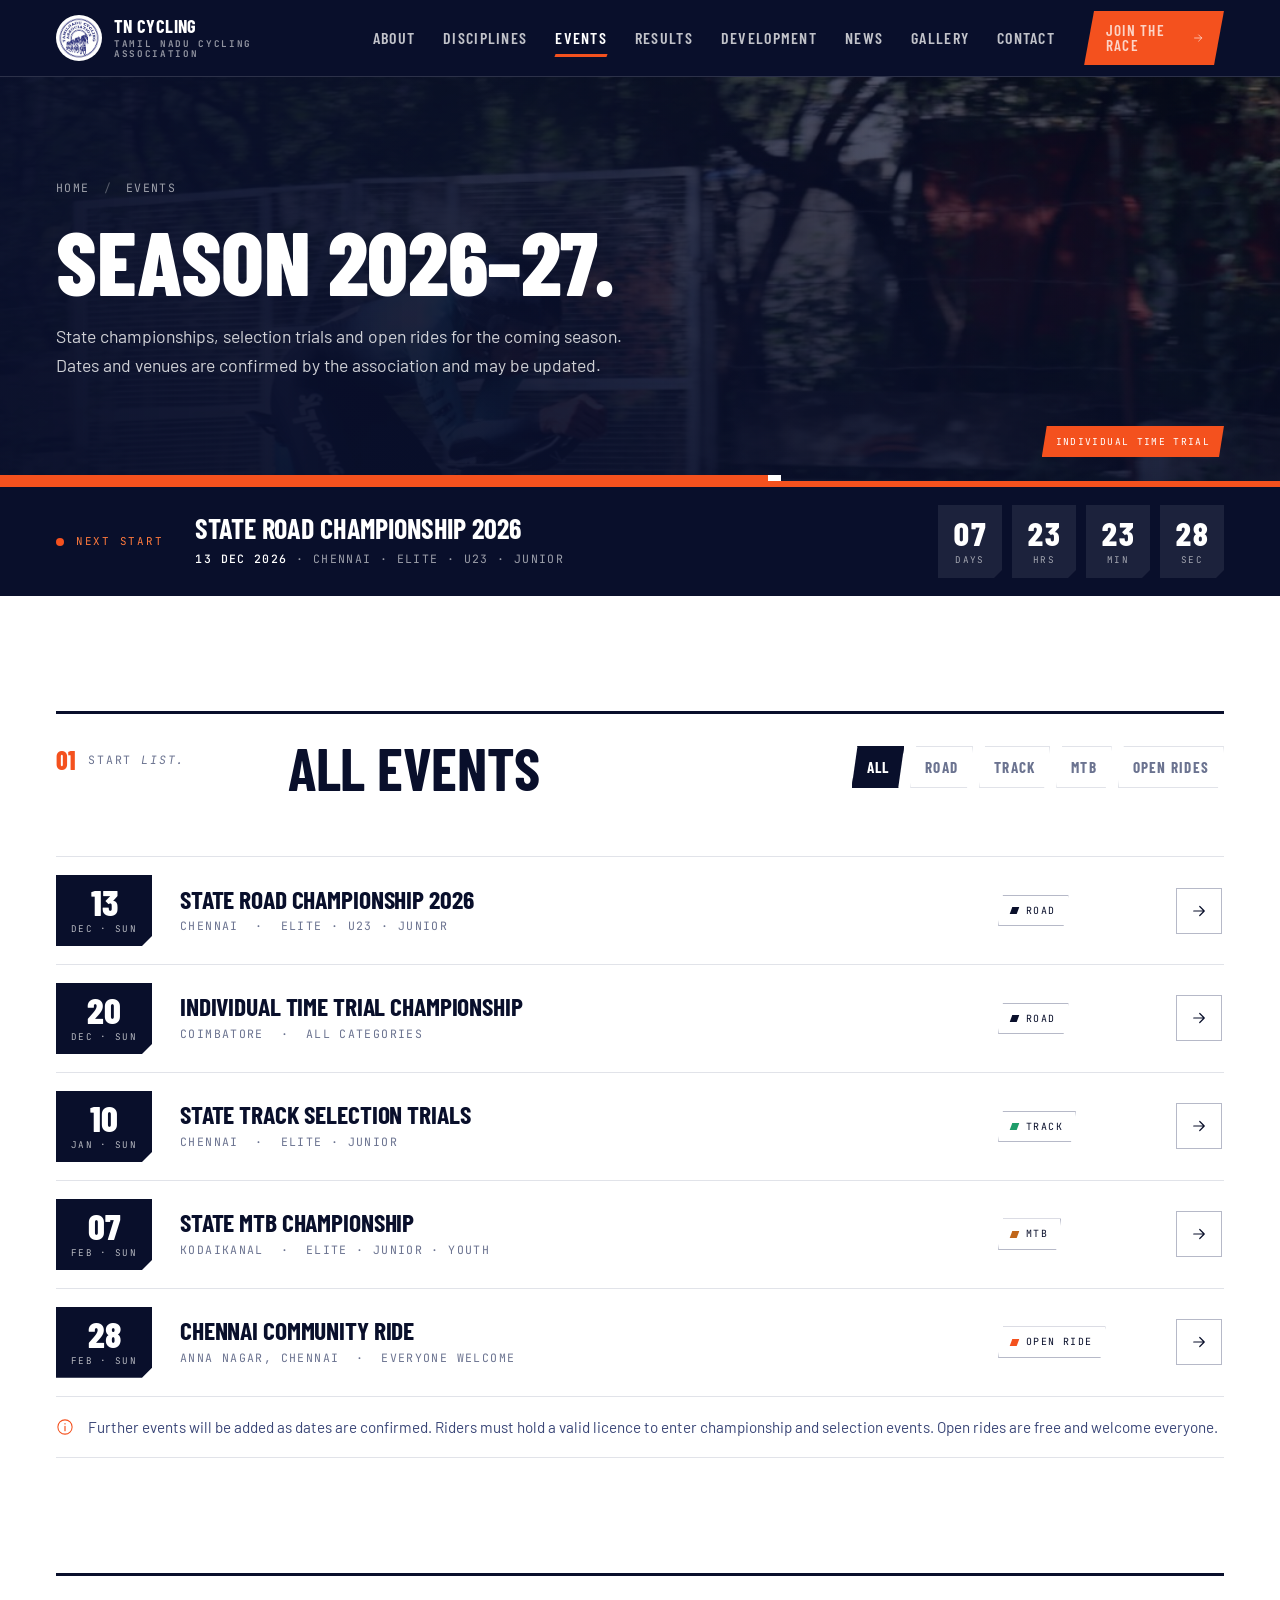
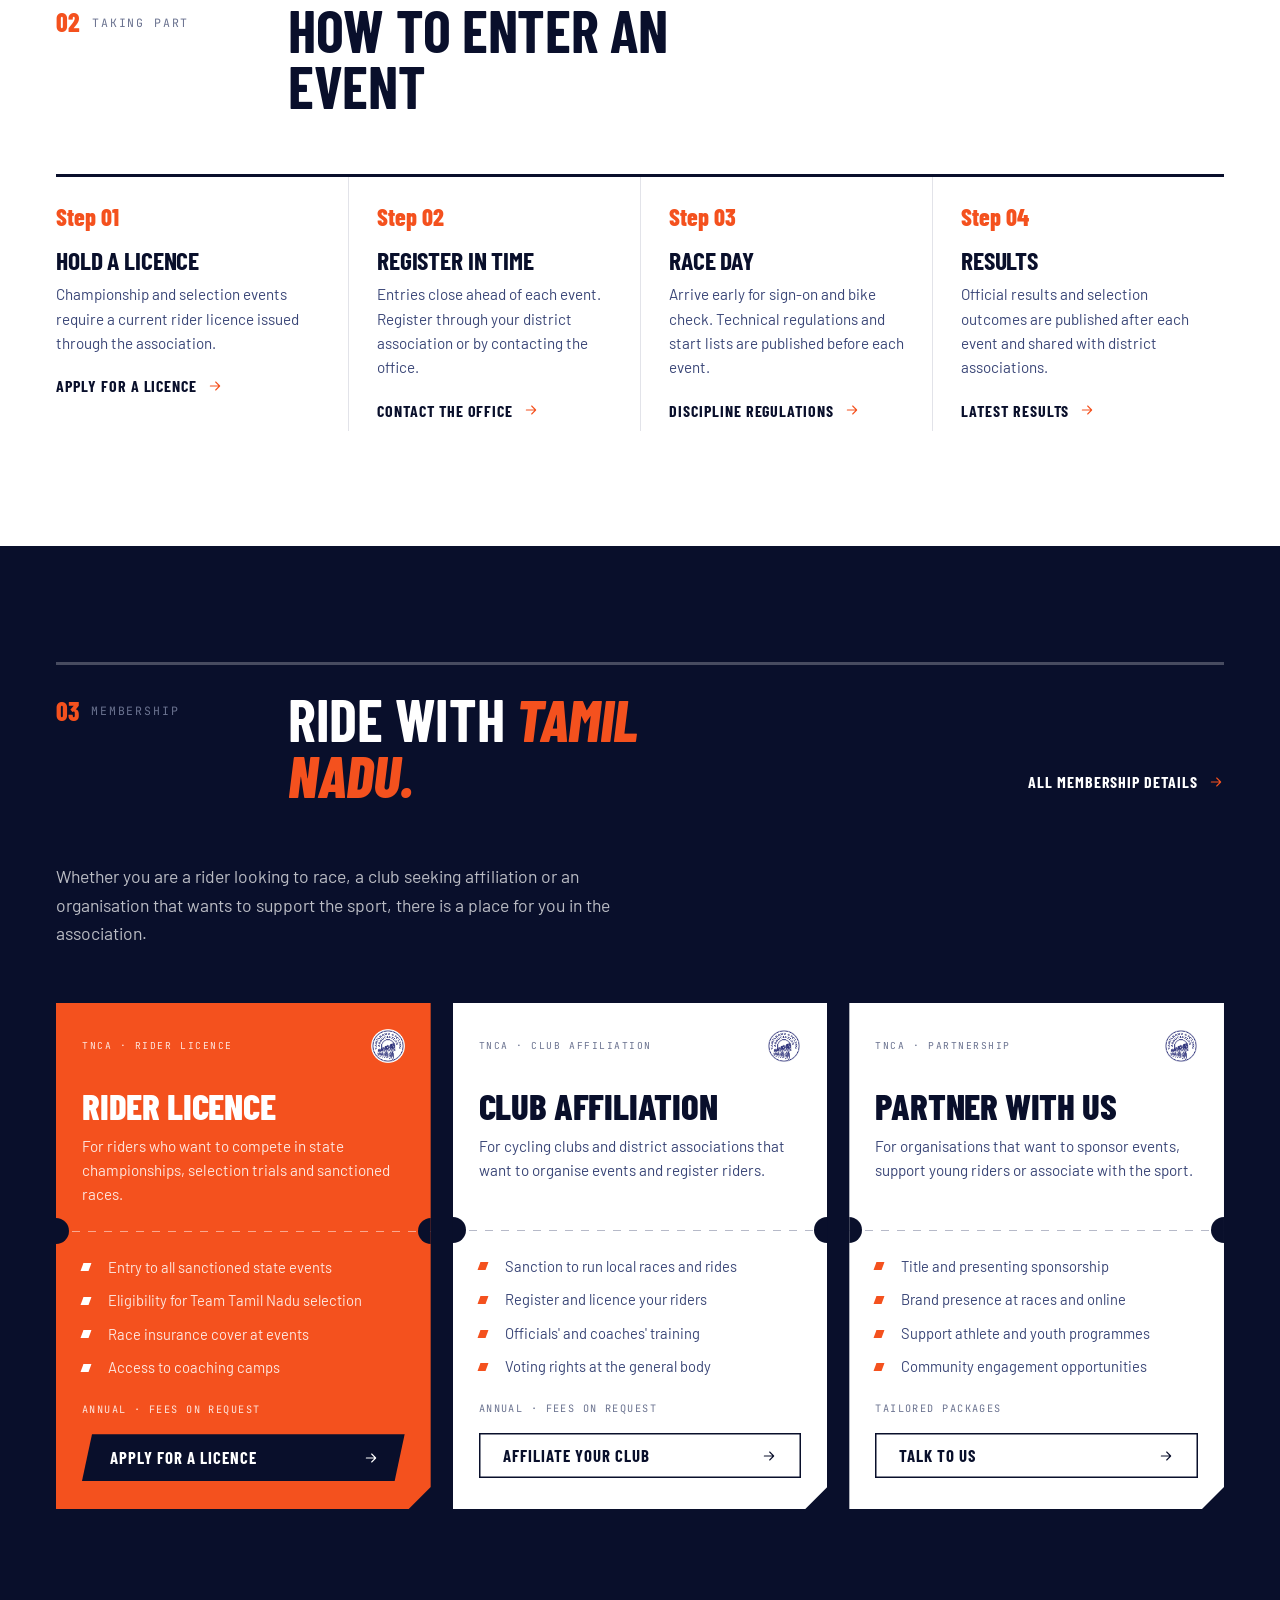
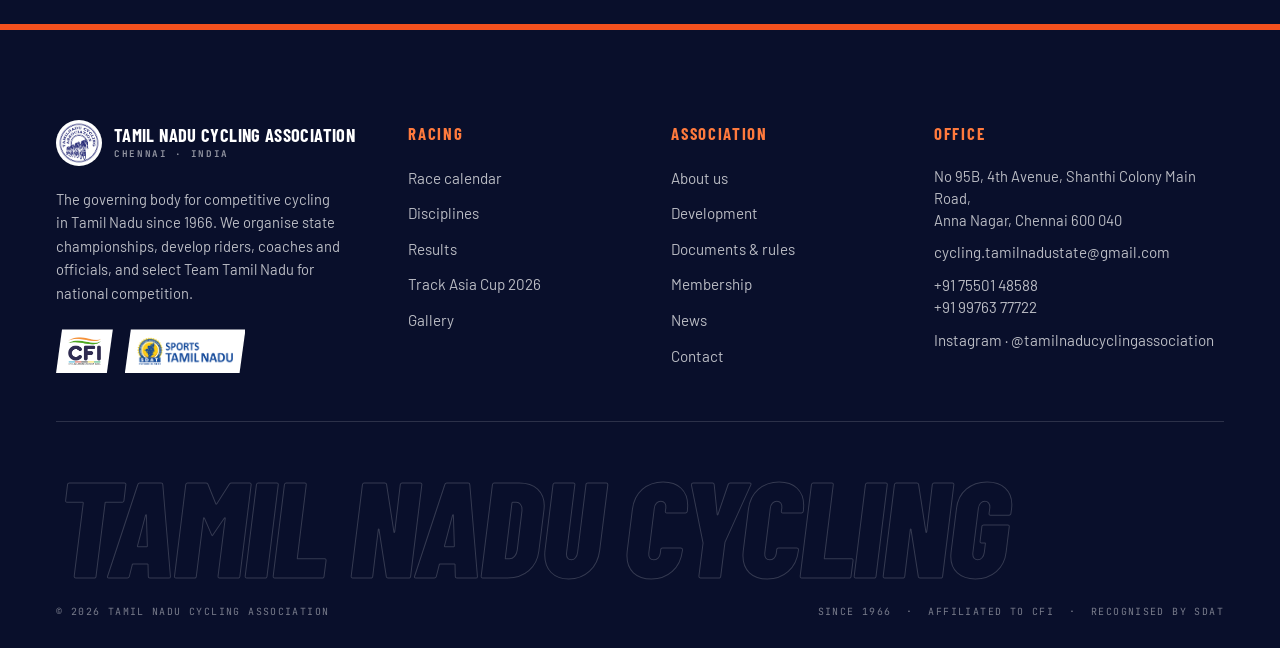
<file: events.html>
<!doctype html>
<html lang="en">
<head>
<meta charset="utf-8">
<meta name="viewport" content="width=device-width, initial-scale=1">
<title>Events — Tamil Nadu Cycling Association</title>
<meta name="description" content="The 2026–27 race calendar of the Tamil Nadu Cycling Association.">
<meta name="theme-color" content="#090f2b">
<link rel="icon" type="image/png" href="images/logos/tnca-logo.png">
<link rel="preconnect" href="https://fonts.googleapis.com">
<link rel="preconnect" href="https://fonts.gstatic.com" crossorigin>
<link href="https://fonts.googleapis.com/css2?family=Barlow+Condensed:ital,wght@0,600;0,700;0,800;1,700;1,800&family=Barlow:wght@400;500;600&family=JetBrains+Mono:wght@400;500&display=swap" rel="stylesheet">
<link rel="stylesheet" href="css/style.css">
</head>
<body>

<svg width="0" height="0" style="position:absolute" aria-hidden="true">
  <symbol id="i-arrow" viewBox="0 0 24 24"><path d="M5 12h14M13 6l6 6-6 6" fill="none" stroke="currentColor" stroke-width="1.6" stroke-linecap="round" stroke-linejoin="round"/></symbol>
  <symbol id="i-close" viewBox="0 0 24 24"><path d="M6 6l12 12M18 6L6 18" fill="none" stroke="currentColor" stroke-width="1.6" stroke-linecap="round"/></symbol>
  <symbol id="i-info" viewBox="0 0 24 24"><circle cx="12" cy="12" r="9.5" fill="none" stroke="currentColor" stroke-width="1.4"/><path d="M12 11v6M12 7.5v.5" fill="none" stroke="currentColor" stroke-width="1.6" stroke-linecap="round"/></symbol>
</svg>


<header class="site-header">
  <div class="container">
    <a href="index.html" class="brand" aria-label="Tamil Nadu Cycling Association — home">
      <img src="images/logos/tnca-logo.png" alt="">
      <span class="wm">TN Cycling<small>Tamil Nadu Cycling Association</small></span>
    </a>
    <button class="menu-toggle" aria-label="Open menu" aria-expanded="false" aria-controls="nav"><span>Menu</span><i></i></button>
    <nav class="nav" id="nav" aria-label="Main navigation">
      <a href="about.html">About</a><a href="disciplines.html">Disciplines</a><a href="events.html" class="active" aria-current="page">Events</a><a href="results.html">Results</a><a href="development.html">Development</a><a href="news.html">News</a><a href="gallery.html">Gallery</a><a href="contact.html">Contact</a>
      <a href="membership.html" class="btn">Join the race <svg aria-hidden="true"><use href="#i-arrow"/></svg></a>
    </nav>
  </div>
</header>

<main>

<section class="page-head">
  <div class="band"><img src="images/time-trial.jpg" alt=""></div>
  <div class="container">
    <nav class="crumbs mono" aria-label="Breadcrumb"><a href="index.html">Home</a><span>Events</span></nav>
    <h1>Season 2026–27.</h1>
    <p class="lead">State championships, selection trials and open rides for the coming season. Dates and venues are confirmed by the association and may be updated.</p>
  </div>
  <span class="cap">Individual time trial</span>
</section>

<div class="timing">
  <div class="container">
    <span class="label">Next start</span>
    <div class="event">
      <h2>State Road Championship 2026</h2>
      <span class="mono"><b>13 Dec 2026</b> · Chennai · Elite · U23 · Junior</span>
    </div>
    <div class="countdown" id="countdown" data-date="2026-12-13T06:00:00+05:30">
      <div><b data-u="d">00</b><small>Days</small></div>
      <div><b data-u="h">00</b><small>Hrs</small></div>
      <div><b data-u="m">00</b><small>Min</small></div>
      <div><b data-u="s">00</b><small>Sec</small></div>
    </div>
  </div>
</div>
<section class="section">
  <div class="container">
    
    <div class="section-head">
      <div class="index"><b>01</b><span>Start <em>list.</em></span></div>
      <div class="title"><h2>All events</h2><div class="filters" role="group" aria-label="Filter events"><button aria-pressed="true" data-f="all">All</button><button aria-pressed="false" data-f="road">Road</button><button aria-pressed="false" data-f="track">Track</button><button aria-pressed="false" data-f="mtb">MTB</button><button aria-pressed="false" data-f="open">Open rides</button></div></div>
    </div>
    <ol class="startlist">
      <li data-cat="road" class="reveal">
        <a href="contact.html" class="race">
          <div class="date"><b>13</b><span>Dec · Sun</span></div>
          <div><h3>State Road Championship 2026</h3><p class="meta mono">Chennai &nbsp;·&nbsp; Elite · U23 · Junior</p></div>
          <div><span class="tag road">Road</span></div>
          <span class="go" aria-hidden="true"><svg aria-hidden="true"><use href="#i-arrow"/></svg></span>
        </a>
      </li>
      <li data-cat="road" class="reveal">
        <a href="contact.html" class="race">
          <div class="date"><b>20</b><span>Dec · Sun</span></div>
          <div><h3>Individual Time Trial Championship</h3><p class="meta mono">Coimbatore &nbsp;·&nbsp; All categories</p></div>
          <div><span class="tag road">Road</span></div>
          <span class="go" aria-hidden="true"><svg aria-hidden="true"><use href="#i-arrow"/></svg></span>
        </a>
      </li>
      <li data-cat="track" class="reveal">
        <a href="contact.html" class="race">
          <div class="date"><b>10</b><span>Jan · Sun</span></div>
          <div><h3>State Track Selection Trials</h3><p class="meta mono">Chennai &nbsp;·&nbsp; Elite · Junior</p></div>
          <div><span class="tag track">Track</span></div>
          <span class="go" aria-hidden="true"><svg aria-hidden="true"><use href="#i-arrow"/></svg></span>
        </a>
      </li>
      <li data-cat="mtb" class="reveal">
        <a href="contact.html" class="race">
          <div class="date"><b>07</b><span>Feb · Sun</span></div>
          <div><h3>State MTB Championship</h3><p class="meta mono">Kodaikanal &nbsp;·&nbsp; Elite · Junior · Youth</p></div>
          <div><span class="tag mtb">MTB</span></div>
          <span class="go" aria-hidden="true"><svg aria-hidden="true"><use href="#i-arrow"/></svg></span>
        </a>
      </li>
      <li data-cat="open" class="reveal">
        <a href="contact.html" class="race">
          <div class="date"><b>28</b><span>Feb · Sun</span></div>
          <div><h3>Chennai Community Ride</h3><p class="meta mono">Anna Nagar, Chennai &nbsp;·&nbsp; Everyone welcome</p></div>
          <div><span class="tag open">Open ride</span></div>
          <span class="go" aria-hidden="true"><svg aria-hidden="true"><use href="#i-arrow"/></svg></span>
        </a>
      </li></ol>
    <div class="note"><svg aria-hidden="true"><use href="#i-info"/></svg><span>Further events will be added as dates are confirmed. Riders must hold a valid licence to enter championship and selection events. Open rides are free and welcome everyone.</span></div>
  </div>
</section>

<section class="section">
  <div class="container">
    
    <div class="section-head">
      <div class="index"><b>02</b><span>Taking part</span></div>
      <div class="title"><h2>How to enter an event</h2></div>
    </div>
    <div class="cols">
      <div class="reveal"><span class="k">Step 01</span><h3>Hold a licence</h3><p>Championship and selection events require a current rider licence issued through the association.</p><a href="membership.html" class="textlink">Apply for a licence <svg aria-hidden="true"><use href="#i-arrow"/></svg></a></div>
      <div class="reveal"><span class="k">Step 02</span><h3>Register in time</h3><p>Entries close ahead of each event. Register through your district association or by contacting the office.</p><a href="contact.html" class="textlink">Contact the office <svg aria-hidden="true"><use href="#i-arrow"/></svg></a></div>
      <div class="reveal"><span class="k">Step 03</span><h3>Race day</h3><p>Arrive early for sign-on and bike check. Technical regulations and start lists are published before each event.</p><a href="documents.html#rules" class="textlink">Discipline regulations <svg aria-hidden="true"><use href="#i-arrow"/></svg></a></div>
      <div class="reveal"><span class="k">Step 04</span><h3>Results</h3><p>Official results and selection outcomes are published after each event and shared with district associations.</p><a href="results.html" class="textlink">Latest results <svg aria-hidden="true"><use href="#i-arrow"/></svg></a></div>
    </div>
  </div>
</section>

<section class="section section-ink" id="membership">
  <div class="container">
    
    <div class="section-head">
      <div class="index"><b>03</b><span>Membership</span></div>
      <div class="title"><h2>Ride with <em>Tamil Nadu.</em></h2><a href="membership.html" class="textlink light">All membership details <svg aria-hidden="true"><use href="#i-arrow"/></svg></a></div>
    </div>
    <div class="cta-copy">
      <p class="lead">Whether you are a rider looking to race, a club seeking affiliation or an organisation that wants to support the sport, there is a place for you in the association.</p>
    </div>
    
    <div class="tickets">
      <article class="ticket featured reveal" id="rider">
        <div class="head"><span>TNCA · Rider licence</span><img src="images/logos/tnca-logo.png" alt=""></div>
        <h3>Rider licence</h3>
        <p class="desc">For riders who want to compete in state championships, selection trials and sanctioned races.</p>
        <div class="perf"></div>
        <ul>
          <li>Entry to all sanctioned state events</li>
          <li>Eligibility for Team Tamil Nadu selection</li>
          <li>Race insurance cover at events</li>
          <li>Access to coaching camps</li>
        </ul>
        <p class="fee">Annual · fees on request</p>
        <a href="contact.html" class="btn">Apply for a licence <svg aria-hidden="true"><use href="#i-arrow"/></svg></a>
      </article>
      <article class="ticket reveal" id="club">
        <div class="head"><span>TNCA · Club affiliation</span><img src="images/logos/tnca-logo.png" alt=""></div>
        <h3>Club affiliation</h3>
        <p class="desc">For cycling clubs and district associations that want to organise events and register riders.</p>
        <div class="perf"></div>
        <ul>
          <li>Sanction to run local races and rides</li>
          <li>Register and licence your riders</li>
          <li>Officials' and coaches' training</li>
          <li>Voting rights at the general body</li>
        </ul>
        <p class="fee">Annual · fees on request</p>
        <a href="contact.html" class="btn btn-ghost">Affiliate your club <svg aria-hidden="true"><use href="#i-arrow"/></svg></a>
      </article>
      <article class="ticket reveal" id="partner">
        <div class="head"><span>TNCA · Partnership</span><img src="images/logos/tnca-logo.png" alt=""></div>
        <h3>Partner with us</h3>
        <p class="desc">For organisations that want to sponsor events, support young riders or associate with the sport.</p>
        <div class="perf"></div>
        <ul>
          <li>Title and presenting sponsorship</li>
          <li>Brand presence at races and online</li>
          <li>Support athlete and youth programmes</li>
          <li>Community engagement opportunities</li>
        </ul>
        <p class="fee">Tailored packages</p>
        <a href="contact.html" class="btn btn-ghost">Talk to us <svg aria-hidden="true"><use href="#i-arrow"/></svg></a>
      </article>
    </div>
  </div>
</section>


</main>

<footer class="site-footer">
  <div class="container">
    <div class="footer-top">
      <div class="footer-about">
        <a href="index.html" class="brand"><img src="images/logos/tnca-logo.png" alt=""><span class="wm">Tamil Nadu Cycling Association<small>Chennai · India</small></span></a>
        <p>The governing body for competitive cycling in Tamil Nadu since 1966. We organise state championships, develop riders, coaches and officials, and select Team Tamil Nadu for national competition.</p>
        <div class="footer-logos">
          <span><img src="images/logos/cfi-logo.png" alt="Cycling Federation of India"></span>
          <span><img src="images/logos/sdat-logo.png" alt="Sports Development Authority of Tamil Nadu"></span>
        </div>
      </div>
      <div>
        <h4>Racing</h4>
        <ul>
          <li><a href="events.html">Race calendar</a></li>
          <li><a href="disciplines.html">Disciplines</a></li>
          <li><a href="results.html">Results</a></li>
          <li><a href="track-asia-cup.html">Track Asia Cup 2026</a></li>
          <li><a href="gallery.html">Gallery</a></li>
        </ul>
      </div>
      <div>
        <h4>Association</h4>
        <ul>
          <li><a href="about.html">About us</a></li>
          <li><a href="development.html">Development</a></li>
          <li><a href="documents.html">Documents &amp; rules</a></li>
          <li><a href="membership.html">Membership</a></li>
          <li><a href="news.html">News</a></li>
          <li><a href="contact.html">Contact</a></li>
        </ul>
      </div>
      <div>
        <h4>Office</h4>
        <ul class="footer-contact">
          <li>No 95B, 4th Avenue, Shanthi Colony Main Road,<br>Anna Nagar, Chennai 600 040</li>
          <li><a href="mailto:cycling.tamilnadustate@gmail.com">cycling.tamilnadustate@gmail.com</a></li>
          <li><a href="tel:+917550148588">+91 75501 48588</a><br><a href="tel:+919976377722">+91 99763 77722</a></li>
          <li><a href="https://www.instagram.com/tamilnaducyclingassociation" rel="noopener">Instagram · @tamilnaducyclingassociation</a></li>
        </ul>
      </div>
    </div>
    <div class="wordmark" aria-hidden="true">Tamil Nadu Cycling</div>
    <div class="footer-bottom">
      <span>&copy; <span id="year"></span> Tamil Nadu Cycling Association</span>
      <span>Since 1966 &nbsp;·&nbsp; Affiliated to CFI &nbsp;·&nbsp; Recognised by SDAT</span>
    </div>
  </div>
</footer>

<script src="js/main.js"></script>
</body>
</html>
</file>
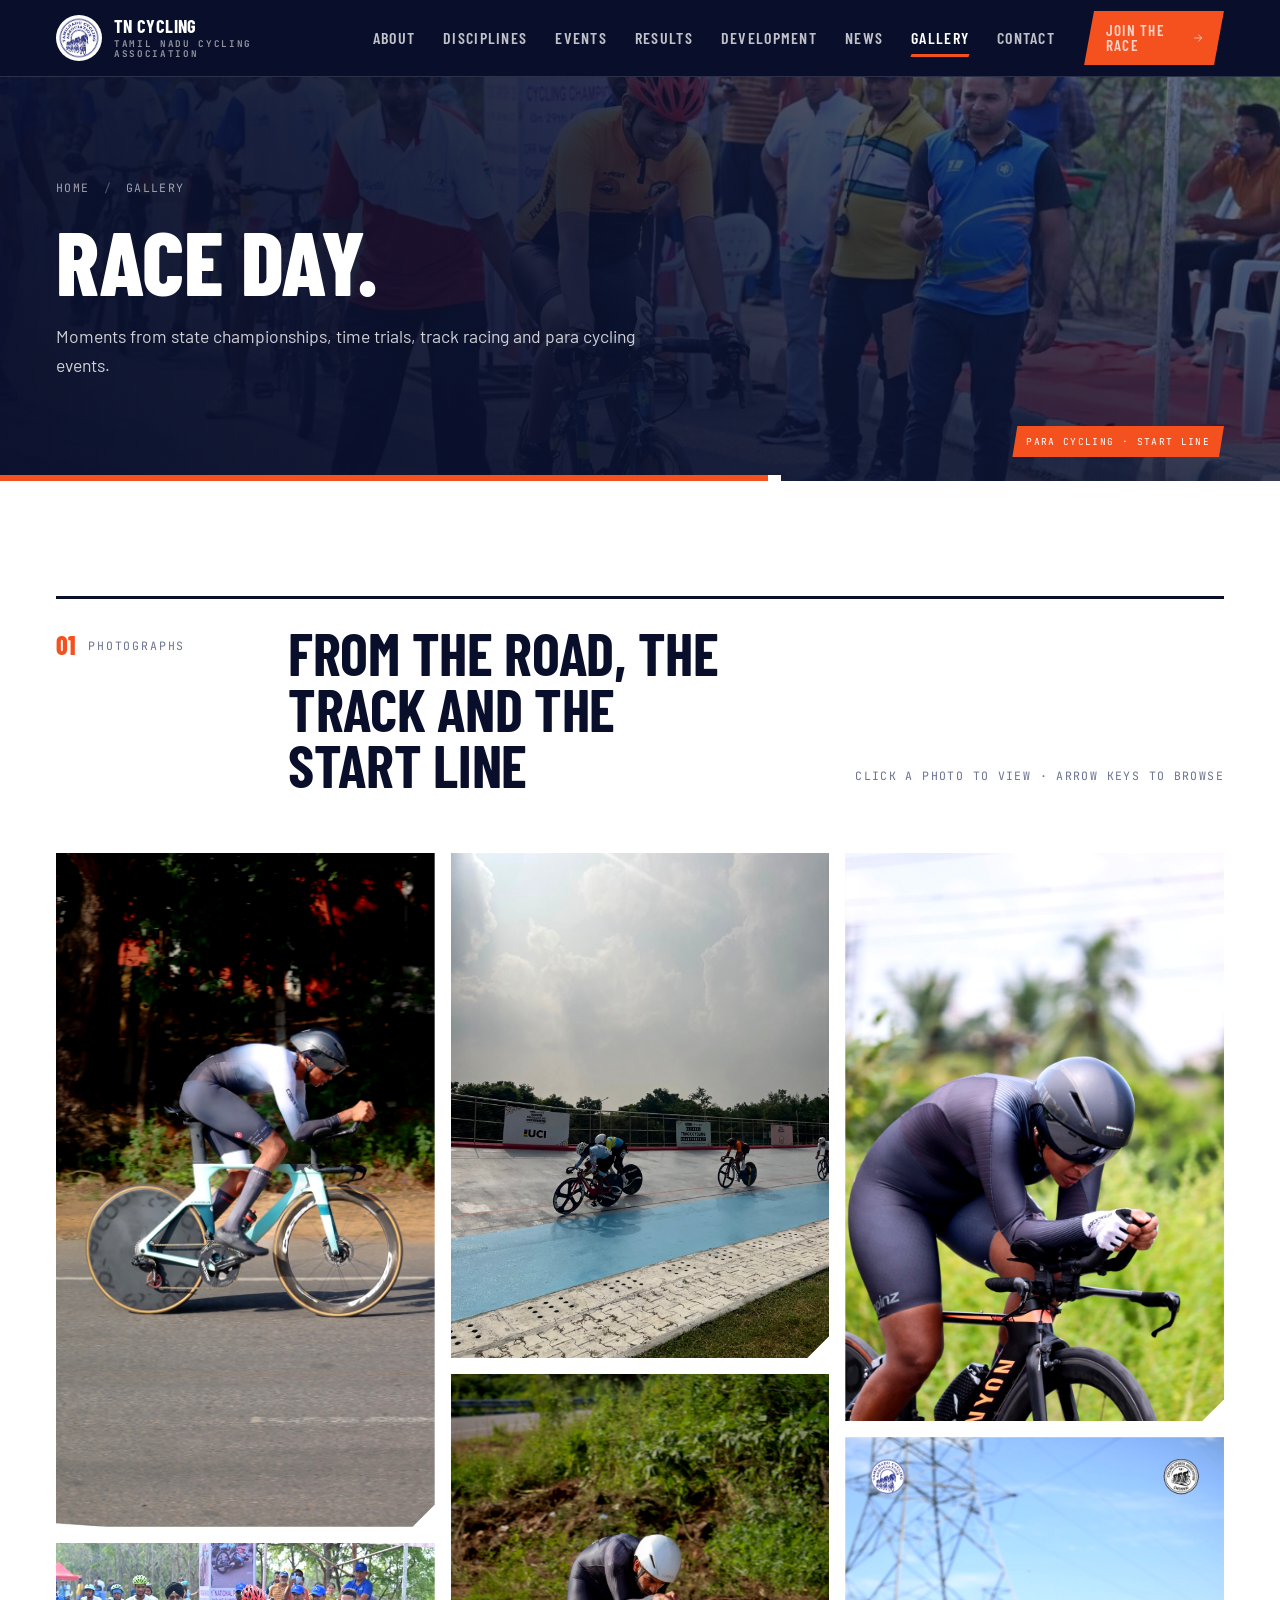
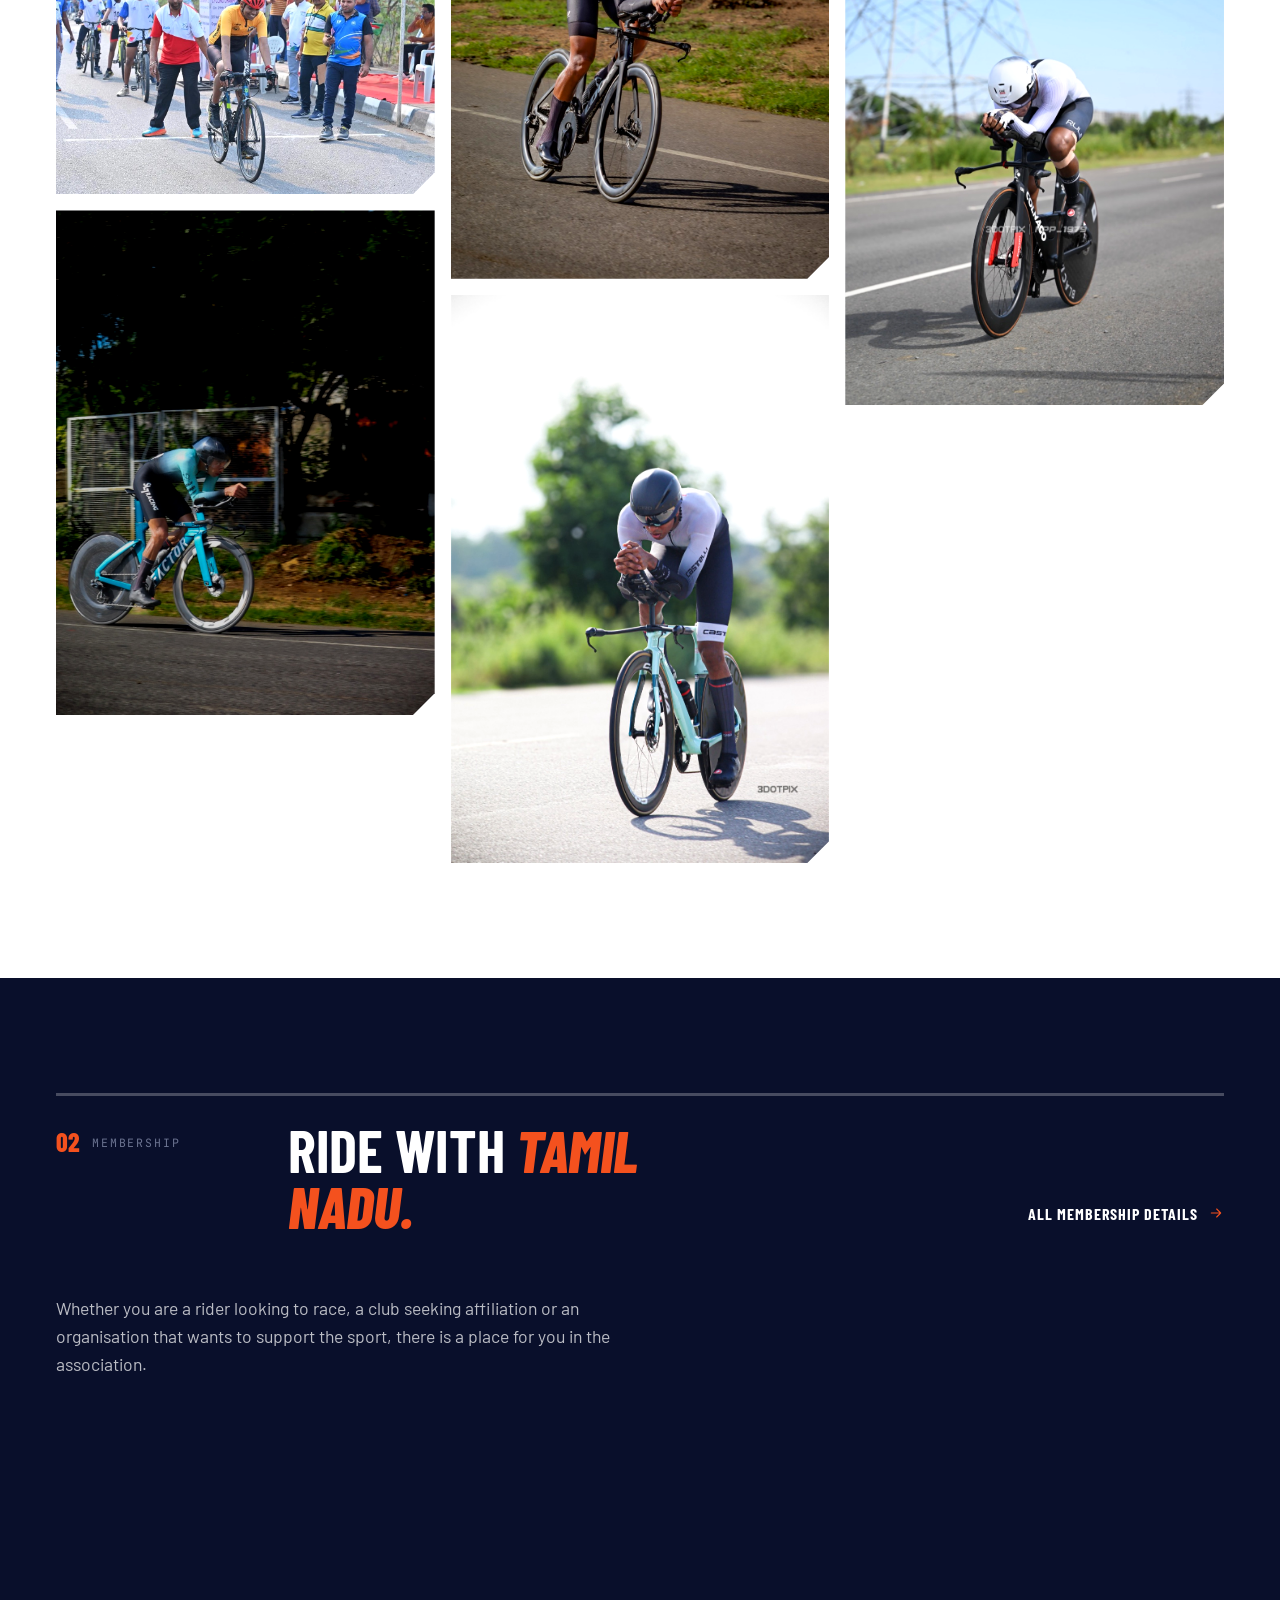
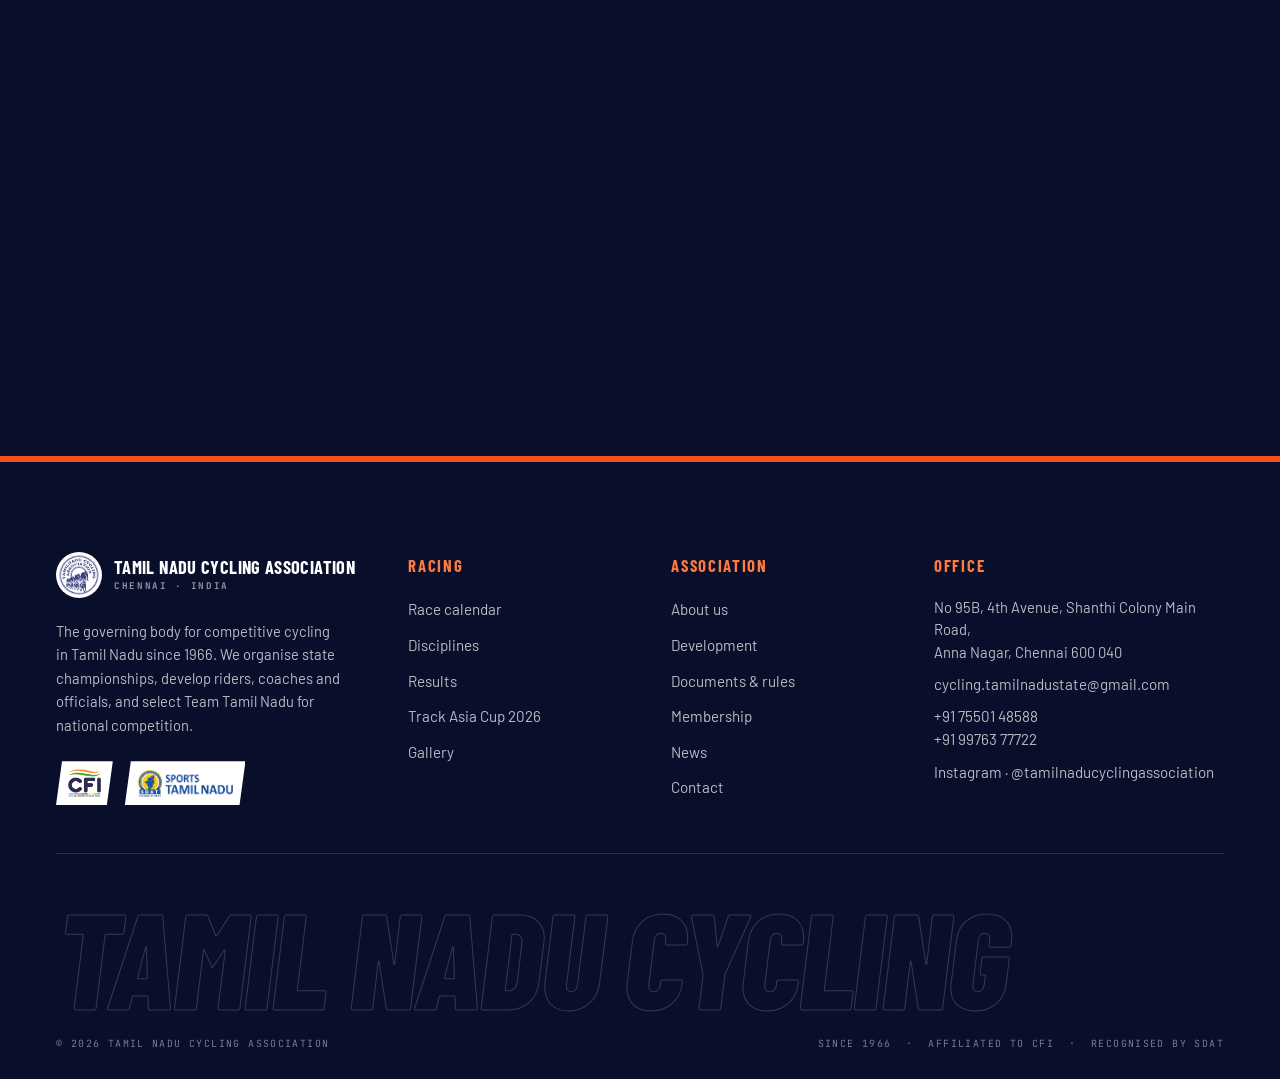
<file: gallery.html>
<!doctype html>
<html lang="en">
<head>
<meta charset="utf-8">
<meta name="viewport" content="width=device-width, initial-scale=1">
<title>Gallery — Tamil Nadu Cycling Association</title>
<meta name="description" content="Photo gallery of Tamil Nadu Cycling Association events.">
<meta name="theme-color" content="#090f2b">
<link rel="icon" type="image/png" href="images/logos/tnca-logo.png">
<link rel="preconnect" href="https://fonts.googleapis.com">
<link rel="preconnect" href="https://fonts.gstatic.com" crossorigin>
<link href="https://fonts.googleapis.com/css2?family=Barlow+Condensed:ital,wght@0,600;0,700;0,800;1,700;1,800&family=Barlow:wght@400;500;600&family=JetBrains+Mono:wght@400;500&display=swap" rel="stylesheet">
<link rel="stylesheet" href="css/style.css">
</head>
<body>

<svg width="0" height="0" style="position:absolute" aria-hidden="true">
  <symbol id="i-arrow" viewBox="0 0 24 24"><path d="M5 12h14M13 6l6 6-6 6" fill="none" stroke="currentColor" stroke-width="1.6" stroke-linecap="round" stroke-linejoin="round"/></symbol>
  <symbol id="i-close" viewBox="0 0 24 24"><path d="M6 6l12 12M18 6L6 18" fill="none" stroke="currentColor" stroke-width="1.6" stroke-linecap="round"/></symbol>
  <symbol id="i-info" viewBox="0 0 24 24"><circle cx="12" cy="12" r="9.5" fill="none" stroke="currentColor" stroke-width="1.4"/><path d="M12 11v6M12 7.5v.5" fill="none" stroke="currentColor" stroke-width="1.6" stroke-linecap="round"/></symbol>
</svg>


<header class="site-header">
  <div class="container">
    <a href="index.html" class="brand" aria-label="Tamil Nadu Cycling Association — home">
      <img src="images/logos/tnca-logo.png" alt="">
      <span class="wm">TN Cycling<small>Tamil Nadu Cycling Association</small></span>
    </a>
    <button class="menu-toggle" aria-label="Open menu" aria-expanded="false" aria-controls="nav"><span>Menu</span><i></i></button>
    <nav class="nav" id="nav" aria-label="Main navigation">
      <a href="about.html">About</a><a href="disciplines.html">Disciplines</a><a href="events.html">Events</a><a href="results.html">Results</a><a href="development.html">Development</a><a href="news.html">News</a><a href="gallery.html" class="active" aria-current="page">Gallery</a><a href="contact.html">Contact</a>
      <a href="membership.html" class="btn">Join the race <svg aria-hidden="true"><use href="#i-arrow"/></svg></a>
    </nav>
  </div>
</header>

<main>

<section class="page-head">
  <div class="band"><img src="images/gallery/07.jpg" alt=""></div>
  <div class="container">
    <nav class="crumbs mono" aria-label="Breadcrumb"><a href="index.html">Home</a><span>Gallery</span></nav>
    <h1>Race day.</h1>
    <p class="lead">Moments from state championships, time trials, track racing and para cycling events.</p>
  </div>
  <span class="cap">Para cycling · Start line</span>
</section>

<section class="section">
  <div class="container">
    
    <div class="section-head">
      <div class="index"><b>01</b><span>Photographs</span></div>
      <div class="title"><h2>From the road, the track and the start line</h2><span class="mono">Click a photo to view · arrow keys to browse</span></div>
    </div>
    <div class="gallery-grid reveal"><button type="button" data-cap="Time trial" aria-label="Open photo: Time trial rider on an aero bike"><img src="images/gallery/01.jpg" alt="Time trial rider on an aero bike" loading="lazy"></button><button type="button" data-cap="Para · Start line" aria-label="Open photo: Para cyclist at the start line of a national para cycling championship"><img src="images/gallery/07.jpg" alt="Para cyclist at the start line of a national para cycling championship" loading="lazy"></button><button type="button" data-cap="Time trial" aria-label="Open photo: Time trial rider racing past the trees"><img src="images/gallery/02.jpg" alt="Time trial rider racing past the trees" loading="lazy"></button><button type="button" data-cap="Track · Nationals" aria-label="Open photo: Riders on the velodrome at the National Track Cycling Championship"><img src="images/gallery/08.jpg" alt="Riders on the velodrome at the National Track Cycling Championship" loading="lazy"></button><button type="button" data-cap="Time trial" aria-label="Open photo: Time trial rider in the aero position"><img src="images/gallery/03.jpg" alt="Time trial rider in the aero position" loading="lazy"></button><button type="button" data-cap="Time trial" aria-label="Open photo: Time trial rider approaching head-on"><img src="images/gallery/04.jpg" alt="Time trial rider approaching head-on" loading="lazy"></button><button type="button" data-cap="Time trial · Women" aria-label="Open photo: Woman time trial rider in the aero position"><img src="images/gallery/05.jpg" alt="Woman time trial rider in the aero position" loading="lazy"></button><button type="button" data-cap="State event" aria-label="Open photo: Time trial rider at a Tamil Nadu Cycling Association event"><img src="images/gallery/06.jpg" alt="Time trial rider at a Tamil Nadu Cycling Association event" loading="lazy"></button></div>
  </div>
</section>

<div class="lightbox" id="lightbox" role="dialog" aria-modal="true" aria-label="Photo viewer">
  <img alt="">
  <button type="button" class="lb-close" aria-label="Close"><svg aria-hidden="true"><use href="#i-close"/></svg></button>
  <button type="button" class="lb-prev" aria-label="Previous photo"><svg aria-hidden="true"><use href="#i-arrow"/></svg></button>
  <button type="button" class="lb-next" aria-label="Next photo"><svg aria-hidden="true"><use href="#i-arrow"/></svg></button>
  <span class="lb-count"></span>
</div>


<section class="section section-ink" id="membership">
  <div class="container">
    
    <div class="section-head">
      <div class="index"><b>02</b><span>Membership</span></div>
      <div class="title"><h2>Ride with <em>Tamil Nadu.</em></h2><a href="membership.html" class="textlink light">All membership details <svg aria-hidden="true"><use href="#i-arrow"/></svg></a></div>
    </div>
    <div class="cta-copy">
      <p class="lead">Whether you are a rider looking to race, a club seeking affiliation or an organisation that wants to support the sport, there is a place for you in the association.</p>
    </div>
    
    <div class="tickets">
      <article class="ticket featured reveal" id="rider">
        <div class="head"><span>TNCA · Rider licence</span><img src="images/logos/tnca-logo.png" alt=""></div>
        <h3>Rider licence</h3>
        <p class="desc">For riders who want to compete in state championships, selection trials and sanctioned races.</p>
        <div class="perf"></div>
        <ul>
          <li>Entry to all sanctioned state events</li>
          <li>Eligibility for Team Tamil Nadu selection</li>
          <li>Race insurance cover at events</li>
          <li>Access to coaching camps</li>
        </ul>
        <p class="fee">Annual · fees on request</p>
        <a href="contact.html" class="btn">Apply for a licence <svg aria-hidden="true"><use href="#i-arrow"/></svg></a>
      </article>
      <article class="ticket reveal" id="club">
        <div class="head"><span>TNCA · Club affiliation</span><img src="images/logos/tnca-logo.png" alt=""></div>
        <h3>Club affiliation</h3>
        <p class="desc">For cycling clubs and district associations that want to organise events and register riders.</p>
        <div class="perf"></div>
        <ul>
          <li>Sanction to run local races and rides</li>
          <li>Register and licence your riders</li>
          <li>Officials' and coaches' training</li>
          <li>Voting rights at the general body</li>
        </ul>
        <p class="fee">Annual · fees on request</p>
        <a href="contact.html" class="btn btn-ghost">Affiliate your club <svg aria-hidden="true"><use href="#i-arrow"/></svg></a>
      </article>
      <article class="ticket reveal" id="partner">
        <div class="head"><span>TNCA · Partnership</span><img src="images/logos/tnca-logo.png" alt=""></div>
        <h3>Partner with us</h3>
        <p class="desc">For organisations that want to sponsor events, support young riders or associate with the sport.</p>
        <div class="perf"></div>
        <ul>
          <li>Title and presenting sponsorship</li>
          <li>Brand presence at races and online</li>
          <li>Support athlete and youth programmes</li>
          <li>Community engagement opportunities</li>
        </ul>
        <p class="fee">Tailored packages</p>
        <a href="contact.html" class="btn btn-ghost">Talk to us <svg aria-hidden="true"><use href="#i-arrow"/></svg></a>
      </article>
    </div>
  </div>
</section>


</main>

<footer class="site-footer">
  <div class="container">
    <div class="footer-top">
      <div class="footer-about">
        <a href="index.html" class="brand"><img src="images/logos/tnca-logo.png" alt=""><span class="wm">Tamil Nadu Cycling Association<small>Chennai · India</small></span></a>
        <p>The governing body for competitive cycling in Tamil Nadu since 1966. We organise state championships, develop riders, coaches and officials, and select Team Tamil Nadu for national competition.</p>
        <div class="footer-logos">
          <span><img src="images/logos/cfi-logo.png" alt="Cycling Federation of India"></span>
          <span><img src="images/logos/sdat-logo.png" alt="Sports Development Authority of Tamil Nadu"></span>
        </div>
      </div>
      <div>
        <h4>Racing</h4>
        <ul>
          <li><a href="events.html">Race calendar</a></li>
          <li><a href="disciplines.html">Disciplines</a></li>
          <li><a href="results.html">Results</a></li>
          <li><a href="track-asia-cup.html">Track Asia Cup 2026</a></li>
          <li><a href="gallery.html">Gallery</a></li>
        </ul>
      </div>
      <div>
        <h4>Association</h4>
        <ul>
          <li><a href="about.html">About us</a></li>
          <li><a href="development.html">Development</a></li>
          <li><a href="documents.html">Documents &amp; rules</a></li>
          <li><a href="membership.html">Membership</a></li>
          <li><a href="news.html">News</a></li>
          <li><a href="contact.html">Contact</a></li>
        </ul>
      </div>
      <div>
        <h4>Office</h4>
        <ul class="footer-contact">
          <li>No 95B, 4th Avenue, Shanthi Colony Main Road,<br>Anna Nagar, Chennai 600 040</li>
          <li><a href="mailto:cycling.tamilnadustate@gmail.com">cycling.tamilnadustate@gmail.com</a></li>
          <li><a href="tel:+917550148588">+91 75501 48588</a><br><a href="tel:+919976377722">+91 99763 77722</a></li>
          <li><a href="https://www.instagram.com/tamilnaducyclingassociation" rel="noopener">Instagram · @tamilnaducyclingassociation</a></li>
        </ul>
      </div>
    </div>
    <div class="wordmark" aria-hidden="true">Tamil Nadu Cycling</div>
    <div class="footer-bottom">
      <span>&copy; <span id="year"></span> Tamil Nadu Cycling Association</span>
      <span>Since 1966 &nbsp;·&nbsp; Affiliated to CFI &nbsp;·&nbsp; Recognised by SDAT</span>
    </div>
  </div>
</footer>

<script src="js/main.js"></script>
</body>
</html>
</file>
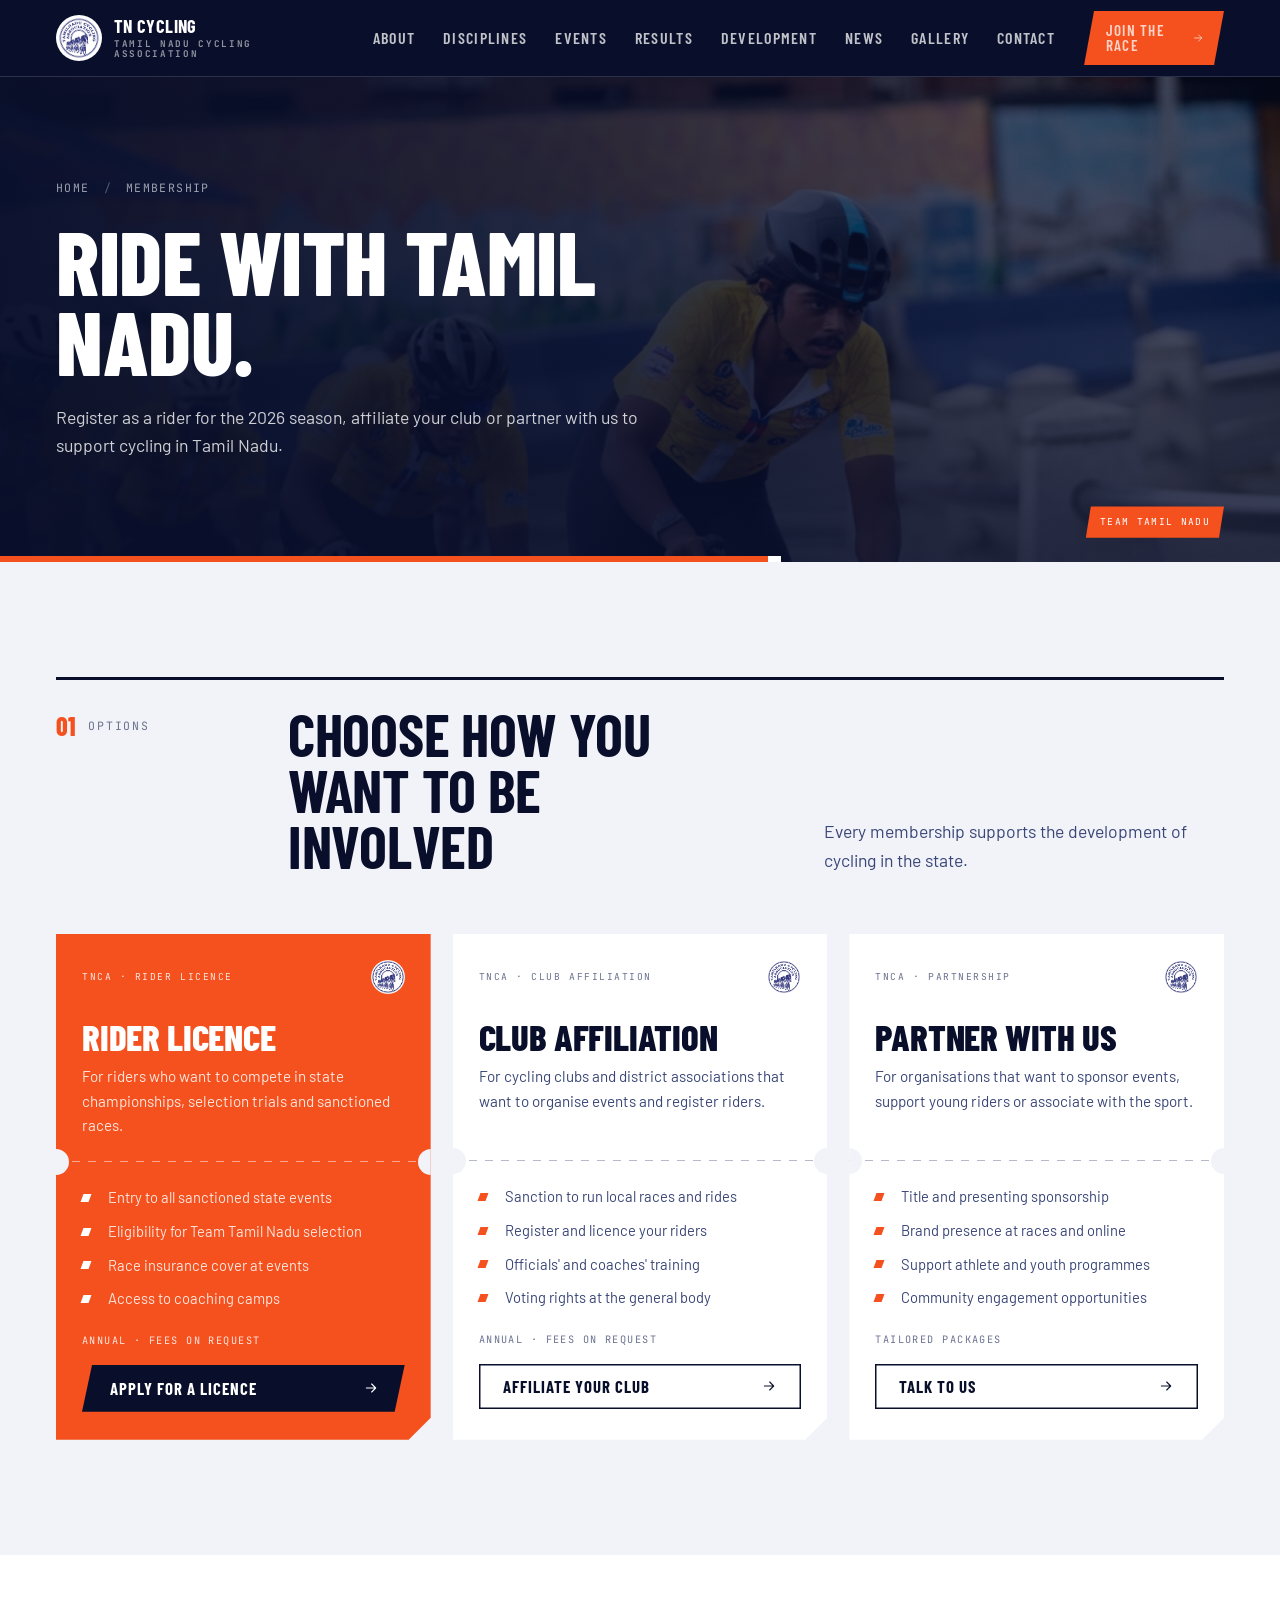
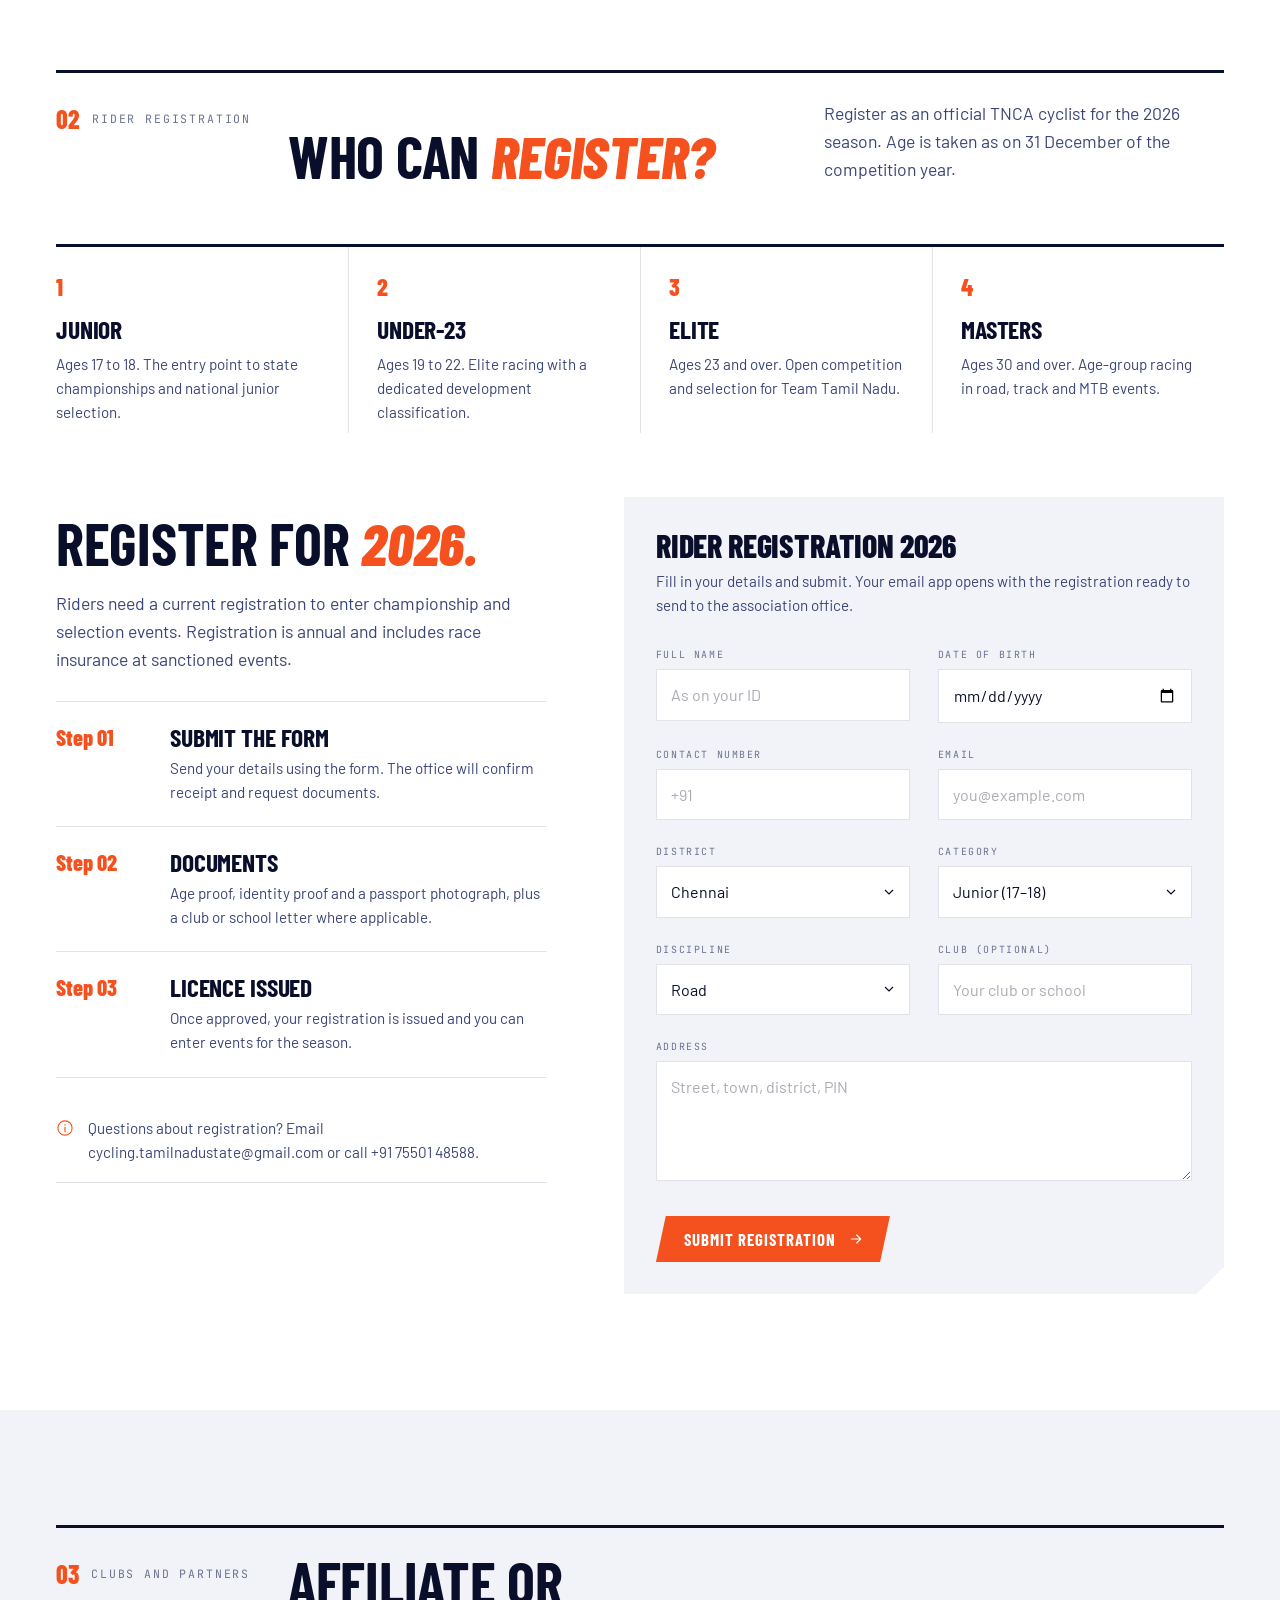
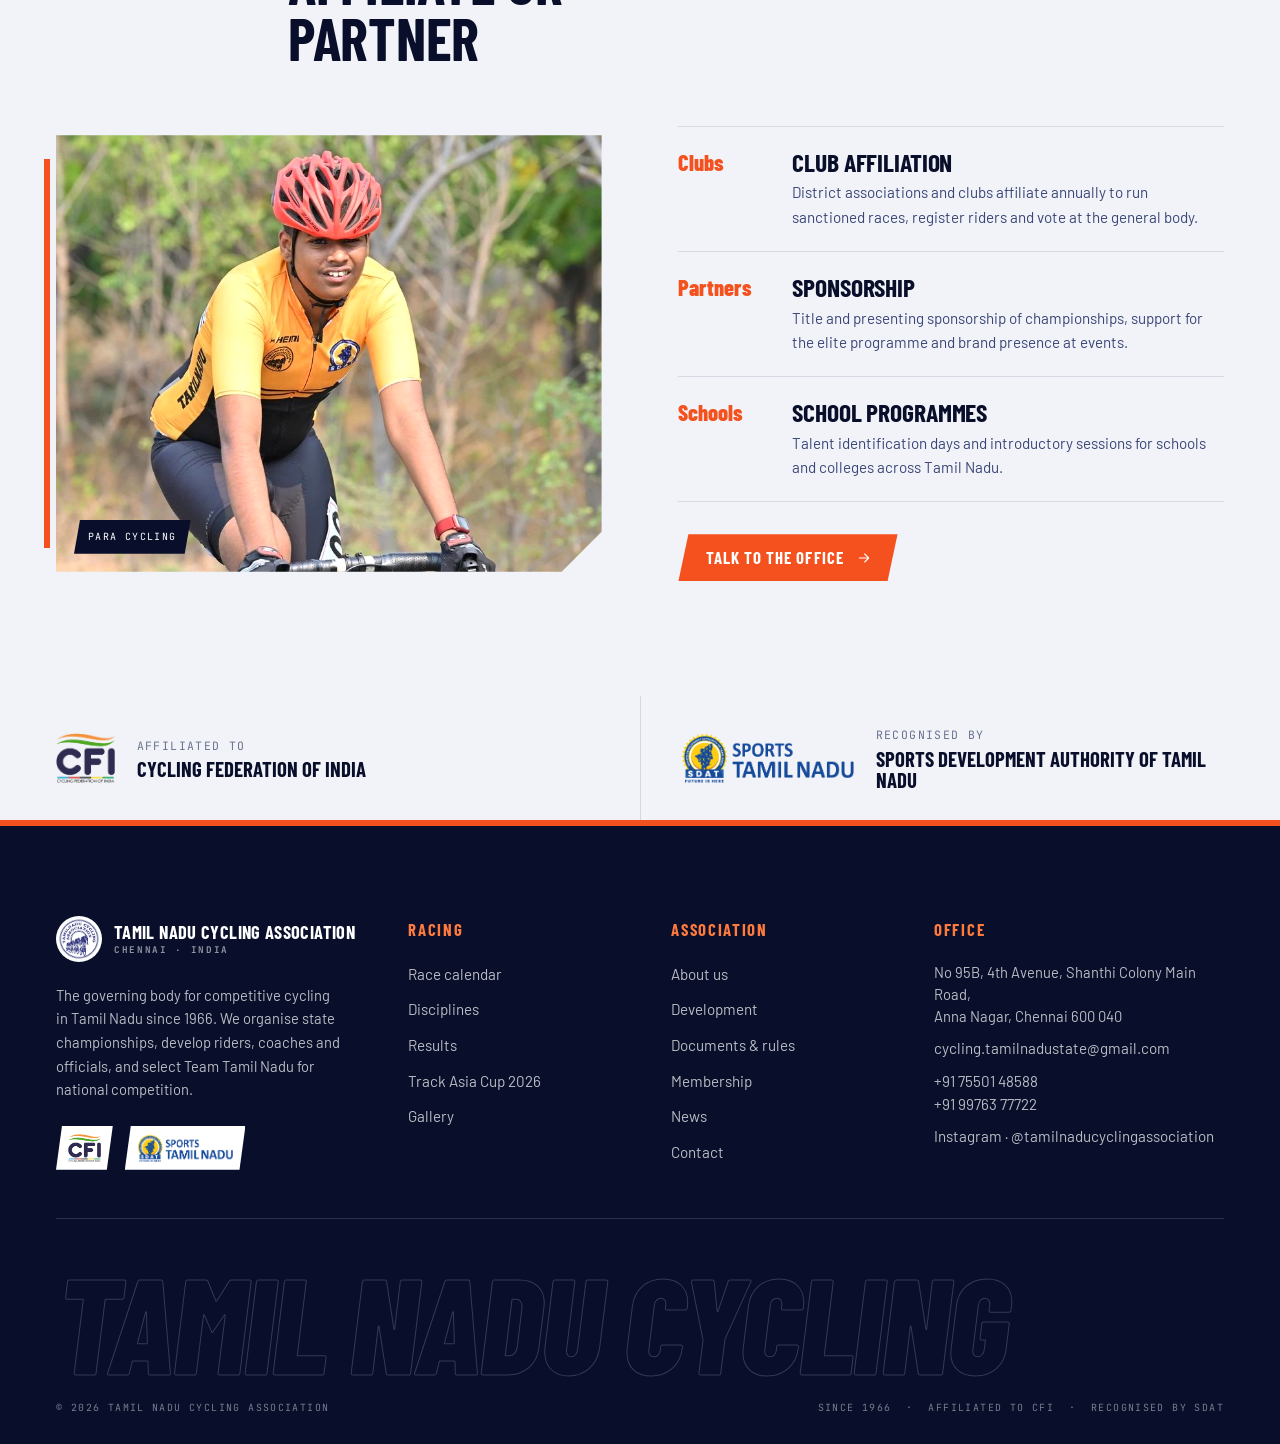
<file: membership.html>
<!doctype html>
<html lang="en">
<head>
<meta charset="utf-8">
<meta name="viewport" content="width=device-width, initial-scale=1">
<title>Membership & Registration — Tamil Nadu Cycling Association</title>
<meta name="description" content="Rider registration for 2026, club affiliation and partnership with the Tamil Nadu Cycling Association.">
<meta name="theme-color" content="#090f2b">
<link rel="icon" type="image/png" href="images/logos/tnca-logo.png">
<link rel="preconnect" href="https://fonts.googleapis.com">
<link rel="preconnect" href="https://fonts.gstatic.com" crossorigin>
<link href="https://fonts.googleapis.com/css2?family=Barlow+Condensed:ital,wght@0,600;0,700;0,800;1,700;1,800&family=Barlow:wght@400;500;600&family=JetBrains+Mono:wght@400;500&display=swap" rel="stylesheet">
<link rel="stylesheet" href="css/style.css">
</head>
<body>

<svg width="0" height="0" style="position:absolute" aria-hidden="true">
  <symbol id="i-arrow" viewBox="0 0 24 24"><path d="M5 12h14M13 6l6 6-6 6" fill="none" stroke="currentColor" stroke-width="1.6" stroke-linecap="round" stroke-linejoin="round"/></symbol>
  <symbol id="i-close" viewBox="0 0 24 24"><path d="M6 6l12 12M18 6L6 18" fill="none" stroke="currentColor" stroke-width="1.6" stroke-linecap="round"/></symbol>
  <symbol id="i-info" viewBox="0 0 24 24"><circle cx="12" cy="12" r="9.5" fill="none" stroke="currentColor" stroke-width="1.4"/><path d="M12 11v6M12 7.5v.5" fill="none" stroke="currentColor" stroke-width="1.6" stroke-linecap="round"/></symbol>
</svg>


<header class="site-header">
  <div class="container">
    <a href="index.html" class="brand" aria-label="Tamil Nadu Cycling Association — home">
      <img src="images/logos/tnca-logo.png" alt="">
      <span class="wm">TN Cycling<small>Tamil Nadu Cycling Association</small></span>
    </a>
    <button class="menu-toggle" aria-label="Open menu" aria-expanded="false" aria-controls="nav"><span>Menu</span><i></i></button>
    <nav class="nav" id="nav" aria-label="Main navigation">
      <a href="about.html">About</a><a href="disciplines.html">Disciplines</a><a href="events.html">Events</a><a href="results.html">Results</a><a href="development.html">Development</a><a href="news.html">News</a><a href="gallery.html">Gallery</a><a href="contact.html">Contact</a>
      <a href="membership.html" class="btn">Join the race <svg aria-hidden="true"><use href="#i-arrow"/></svg></a>
    </nav>
  </div>
</header>

<main>

<section class="page-head">
  <div class="band"><img src="images/team.jpg" alt=""></div>
  <div class="container">
    <nav class="crumbs mono" aria-label="Breadcrumb"><a href="index.html">Home</a><span>Membership</span></nav>
    <h1>Ride with Tamil Nadu.</h1>
    <p class="lead">Register as a rider for the 2026 season, affiliate your club or partner with us to support cycling in Tamil Nadu.</p>
  </div>
  <span class="cap">Team Tamil Nadu</span>
</section>

<section class="section section-2">
  <div class="container">
    
    <div class="section-head">
      <div class="index"><b>01</b><span>Options</span></div>
      <div class="title"><h2>Choose how you want to be involved</h2><p class="lead">Every membership supports the development of cycling in the state.</p></div>
    </div>
    
    <div class="tickets">
      <article class="ticket featured reveal" id="rider">
        <div class="head"><span>TNCA · Rider licence</span><img src="images/logos/tnca-logo.png" alt=""></div>
        <h3>Rider licence</h3>
        <p class="desc">For riders who want to compete in state championships, selection trials and sanctioned races.</p>
        <div class="perf"></div>
        <ul>
          <li>Entry to all sanctioned state events</li>
          <li>Eligibility for Team Tamil Nadu selection</li>
          <li>Race insurance cover at events</li>
          <li>Access to coaching camps</li>
        </ul>
        <p class="fee">Annual · fees on request</p>
        <a href="contact.html" class="btn">Apply for a licence <svg aria-hidden="true"><use href="#i-arrow"/></svg></a>
      </article>
      <article class="ticket reveal" id="club">
        <div class="head"><span>TNCA · Club affiliation</span><img src="images/logos/tnca-logo.png" alt=""></div>
        <h3>Club affiliation</h3>
        <p class="desc">For cycling clubs and district associations that want to organise events and register riders.</p>
        <div class="perf"></div>
        <ul>
          <li>Sanction to run local races and rides</li>
          <li>Register and licence your riders</li>
          <li>Officials' and coaches' training</li>
          <li>Voting rights at the general body</li>
        </ul>
        <p class="fee">Annual · fees on request</p>
        <a href="contact.html" class="btn btn-ghost">Affiliate your club <svg aria-hidden="true"><use href="#i-arrow"/></svg></a>
      </article>
      <article class="ticket reveal" id="partner">
        <div class="head"><span>TNCA · Partnership</span><img src="images/logos/tnca-logo.png" alt=""></div>
        <h3>Partner with us</h3>
        <p class="desc">For organisations that want to sponsor events, support young riders or associate with the sport.</p>
        <div class="perf"></div>
        <ul>
          <li>Title and presenting sponsorship</li>
          <li>Brand presence at races and online</li>
          <li>Support athlete and youth programmes</li>
          <li>Community engagement opportunities</li>
        </ul>
        <p class="fee">Tailored packages</p>
        <a href="contact.html" class="btn btn-ghost">Talk to us <svg aria-hidden="true"><use href="#i-arrow"/></svg></a>
      </article>
    </div>
  </div>
</section>
<section class="section" id="register">
  <div class="container">
    
    <div class="section-head">
      <div class="index"><b>02</b><span>Rider registration</span></div>
      <div class="title"><h2>Who can <em>register?</em></h2><p class="lead">Register as an official TNCA cyclist for the 2026 season. Age is taken as on 31 December of the competition year.</p></div>
    </div>
    <div class="cols">
      <div class="reveal"><span class="k">1</span><h3>Junior</h3><p>Ages 17 to 18. The entry point to state championships and national junior selection.</p></div>
      <div class="reveal"><span class="k">2</span><h3>Under-23</h3><p>Ages 19 to 22. Elite racing with a dedicated development classification.</p></div>
      <div class="reveal"><span class="k">3</span><h3>Elite</h3><p>Ages 23 and over. Open competition and selection for Team Tamil Nadu.</p></div>
      <div class="reveal"><span class="k">4</span><h3>Masters</h3><p>Ages 30 and over. Age-group racing in road, track and MTB events.</p></div>
    </div>
    <div class="contact" style="margin-top:clamp(40px,5vw,64px)">
      <div class="reveal">
        <h2>Register for <em>2026.</em></h2>
        <p class="lead" style="margin-top:18px">Riders need a current registration to enter championship and selection events. Registration is annual and includes race insurance at sanctioned events.</p>
        <ul class="steps-list" style="margin-top:28px">
          <li><span class="k">Step 01</span><div><h3>Submit the form</h3><p>Send your details using the form. The office will confirm receipt and request documents.</p></div></li>
          <li><span class="k">Step 02</span><div><h3>Documents</h3><p>Age proof, identity proof and a passport photograph, plus a club or school letter where applicable.</p></div></li>
          <li><span class="k">Step 03</span><div><h3>Licence issued</h3><p>Once approved, your registration is issued and you can enter events for the season.</p></div></li>
        </ul>
        <div class="note" style="margin-top:20px;border-top:0"><svg aria-hidden="true"><use href="#i-info"/></svg><span>Questions about registration? Email <a href="mailto:cycling.tamilnadustate@gmail.com">cycling.tamilnadustate@gmail.com</a> or call <a href="tel:+917550148588">+91 75501 48588</a>.</span></div>
      </div>
      <div class="reveal">
<form id="regForm" class="form" data-mailto data-subject="Rider registration 2026" novalidate>
  <h3>Rider registration 2026</h3>
  <p>Fill in your details and submit. Your email app opens with the registration ready to send to the association office.</p>
  <div class="fields">
    <div><label for="r-name">Full name</label><input id="r-name" name="name" required autocomplete="name" placeholder="As on your ID"></div>
    <div><label for="r-dob">Date of birth</label><input id="r-dob" name="dob" type="date" required></div>
    <div><label for="r-phone">Contact number</label><input id="r-phone" name="phone" type="tel" required autocomplete="tel" placeholder="+91"></div>
    <div><label for="r-email">Email</label><input id="r-email" name="email" type="email" autocomplete="email" placeholder="you@example.com"></div>
    <div><label for="r-district">District</label><select id="r-district" name="district"><option>Chennai</option><option>Coimbatore</option><option>Madurai</option><option>Salem</option><option>Tiruchirappalli</option><option>Tirunelveli</option><option>Vellore</option><option>Erode</option><option>Thanjavur</option><option>Tiruppur</option><option>Other</option></select></div>
    <div><label for="r-cat">Category</label><select id="r-cat" name="category"><option>Junior (17–18)</option><option>Under-23 (19–22)</option><option>Elite (23+)</option><option>Masters (30+)</option></select></div>
    <div><label for="r-disc">Discipline</label><select id="r-disc" name="discipline"><option>Road</option><option>Track</option><option>Mountain Bike</option><option>Time Trial</option><option>Para Cycling</option></select></div>
    <div><label for="r-club">Club (optional)</label><input id="r-club" name="club" placeholder="Your club or school"></div>
    <div class="full"><label for="r-address">Address</label><textarea id="r-address" name="address" required placeholder="Street, town, district, PIN"></textarea></div>
    <div class="full"><button class="btn" type="submit">Submit registration <svg aria-hidden="true"><use href="#i-arrow"/></svg></button></div>
  </div>
</form>
</div>
    </div>
  </div>
</section>
<section class="section section-2">
  <div class="container">
    
    <div class="section-head">
      <div class="index"><b>03</b><span>Clubs and partners</span></div>
      <div class="title"><h2>Affiliate or partner</h2></div>
    </div>
    <div class="split">
      <div class="split-media landscape reveal"><img src="images/para.jpg" alt="Para cyclists racing"><span class="cap">Para cycling</span></div>
      <div class="reveal">
        <ul class="steps-list">
          <li><span class="k">Clubs</span><div><h3>Club affiliation</h3><p>District associations and clubs affiliate annually to run sanctioned races, register riders and vote at the general body.</p></div></li>
          <li><span class="k">Partners</span><div><h3>Sponsorship</h3><p>Title and presenting sponsorship of championships, support for the elite programme and brand presence at events.</p></div></li>
          <li><span class="k">Schools</span><div><h3>School programmes</h3><p>Talent identification days and introductory sessions for schools and colleges across Tamil Nadu.</p></div></li>
        </ul>
        <a href="contact.html" class="btn" style="margin-top:32px">Talk to the office <svg aria-hidden="true"><use href="#i-arrow"/></svg></a>
      </div>
    </div>
  </div>
</section>

<section class="affiliation" aria-label="Affiliation and recognition">
  <div class="container">
    <div class="item"><img src="images/logos/cfi-logo.png" alt="Cycling Federation of India logo"><div><span class="mono">Affiliated to</span><b class="name">Cycling Federation of India</b></div></div>
    <div class="item"><img src="images/logos/sdat-logo.png" alt="Sports Development Authority of Tamil Nadu logo"><div><span class="mono">Recognised by</span><b class="name">Sports Development Authority of Tamil Nadu</b></div></div>
  </div>
</section>


</main>

<footer class="site-footer">
  <div class="container">
    <div class="footer-top">
      <div class="footer-about">
        <a href="index.html" class="brand"><img src="images/logos/tnca-logo.png" alt=""><span class="wm">Tamil Nadu Cycling Association<small>Chennai · India</small></span></a>
        <p>The governing body for competitive cycling in Tamil Nadu since 1966. We organise state championships, develop riders, coaches and officials, and select Team Tamil Nadu for national competition.</p>
        <div class="footer-logos">
          <span><img src="images/logos/cfi-logo.png" alt="Cycling Federation of India"></span>
          <span><img src="images/logos/sdat-logo.png" alt="Sports Development Authority of Tamil Nadu"></span>
        </div>
      </div>
      <div>
        <h4>Racing</h4>
        <ul>
          <li><a href="events.html">Race calendar</a></li>
          <li><a href="disciplines.html">Disciplines</a></li>
          <li><a href="results.html">Results</a></li>
          <li><a href="track-asia-cup.html">Track Asia Cup 2026</a></li>
          <li><a href="gallery.html">Gallery</a></li>
        </ul>
      </div>
      <div>
        <h4>Association</h4>
        <ul>
          <li><a href="about.html">About us</a></li>
          <li><a href="development.html">Development</a></li>
          <li><a href="documents.html">Documents &amp; rules</a></li>
          <li><a href="membership.html">Membership</a></li>
          <li><a href="news.html">News</a></li>
          <li><a href="contact.html">Contact</a></li>
        </ul>
      </div>
      <div>
        <h4>Office</h4>
        <ul class="footer-contact">
          <li>No 95B, 4th Avenue, Shanthi Colony Main Road,<br>Anna Nagar, Chennai 600 040</li>
          <li><a href="mailto:cycling.tamilnadustate@gmail.com">cycling.tamilnadustate@gmail.com</a></li>
          <li><a href="tel:+917550148588">+91 75501 48588</a><br><a href="tel:+919976377722">+91 99763 77722</a></li>
          <li><a href="https://www.instagram.com/tamilnaducyclingassociation" rel="noopener">Instagram · @tamilnaducyclingassociation</a></li>
        </ul>
      </div>
    </div>
    <div class="wordmark" aria-hidden="true">Tamil Nadu Cycling</div>
    <div class="footer-bottom">
      <span>&copy; <span id="year"></span> Tamil Nadu Cycling Association</span>
      <span>Since 1966 &nbsp;·&nbsp; Affiliated to CFI &nbsp;·&nbsp; Recognised by SDAT</span>
    </div>
  </div>
</footer>

<script src="js/main.js"></script>
</body>
</html>
</file>
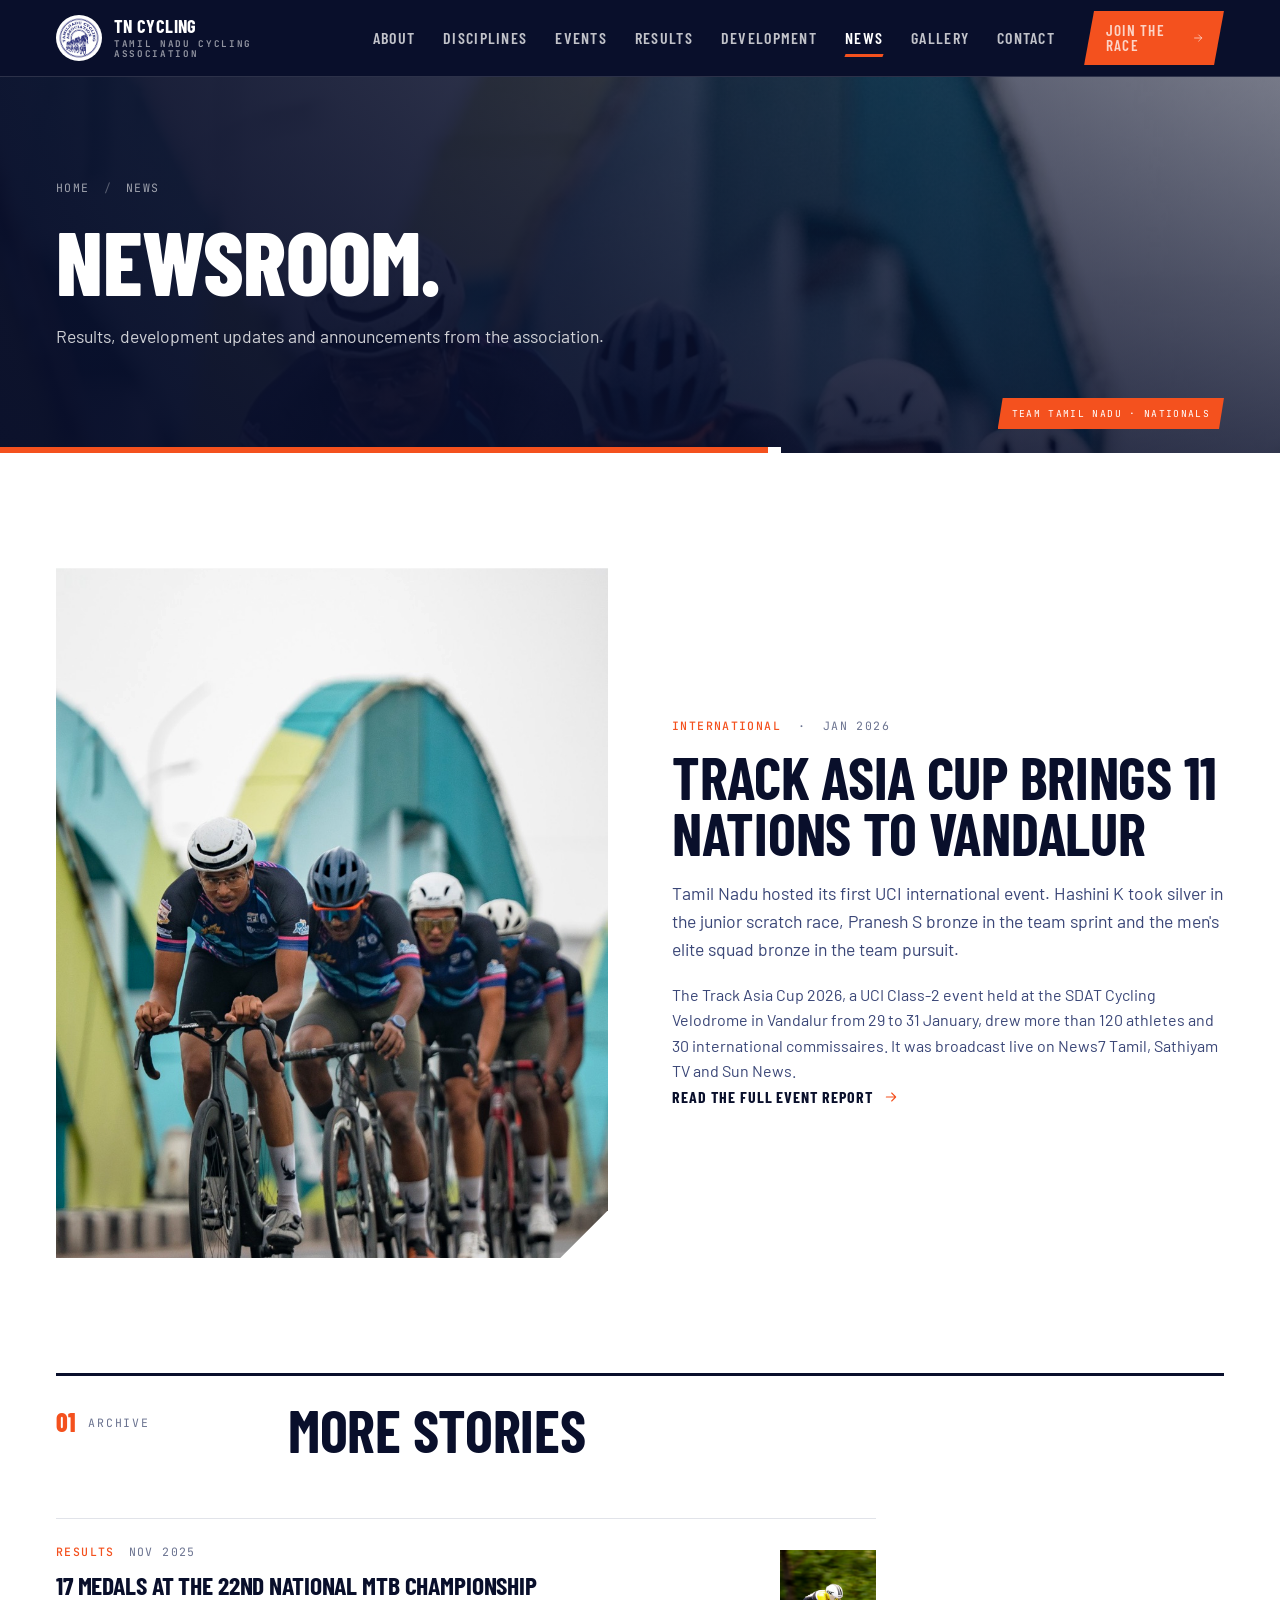
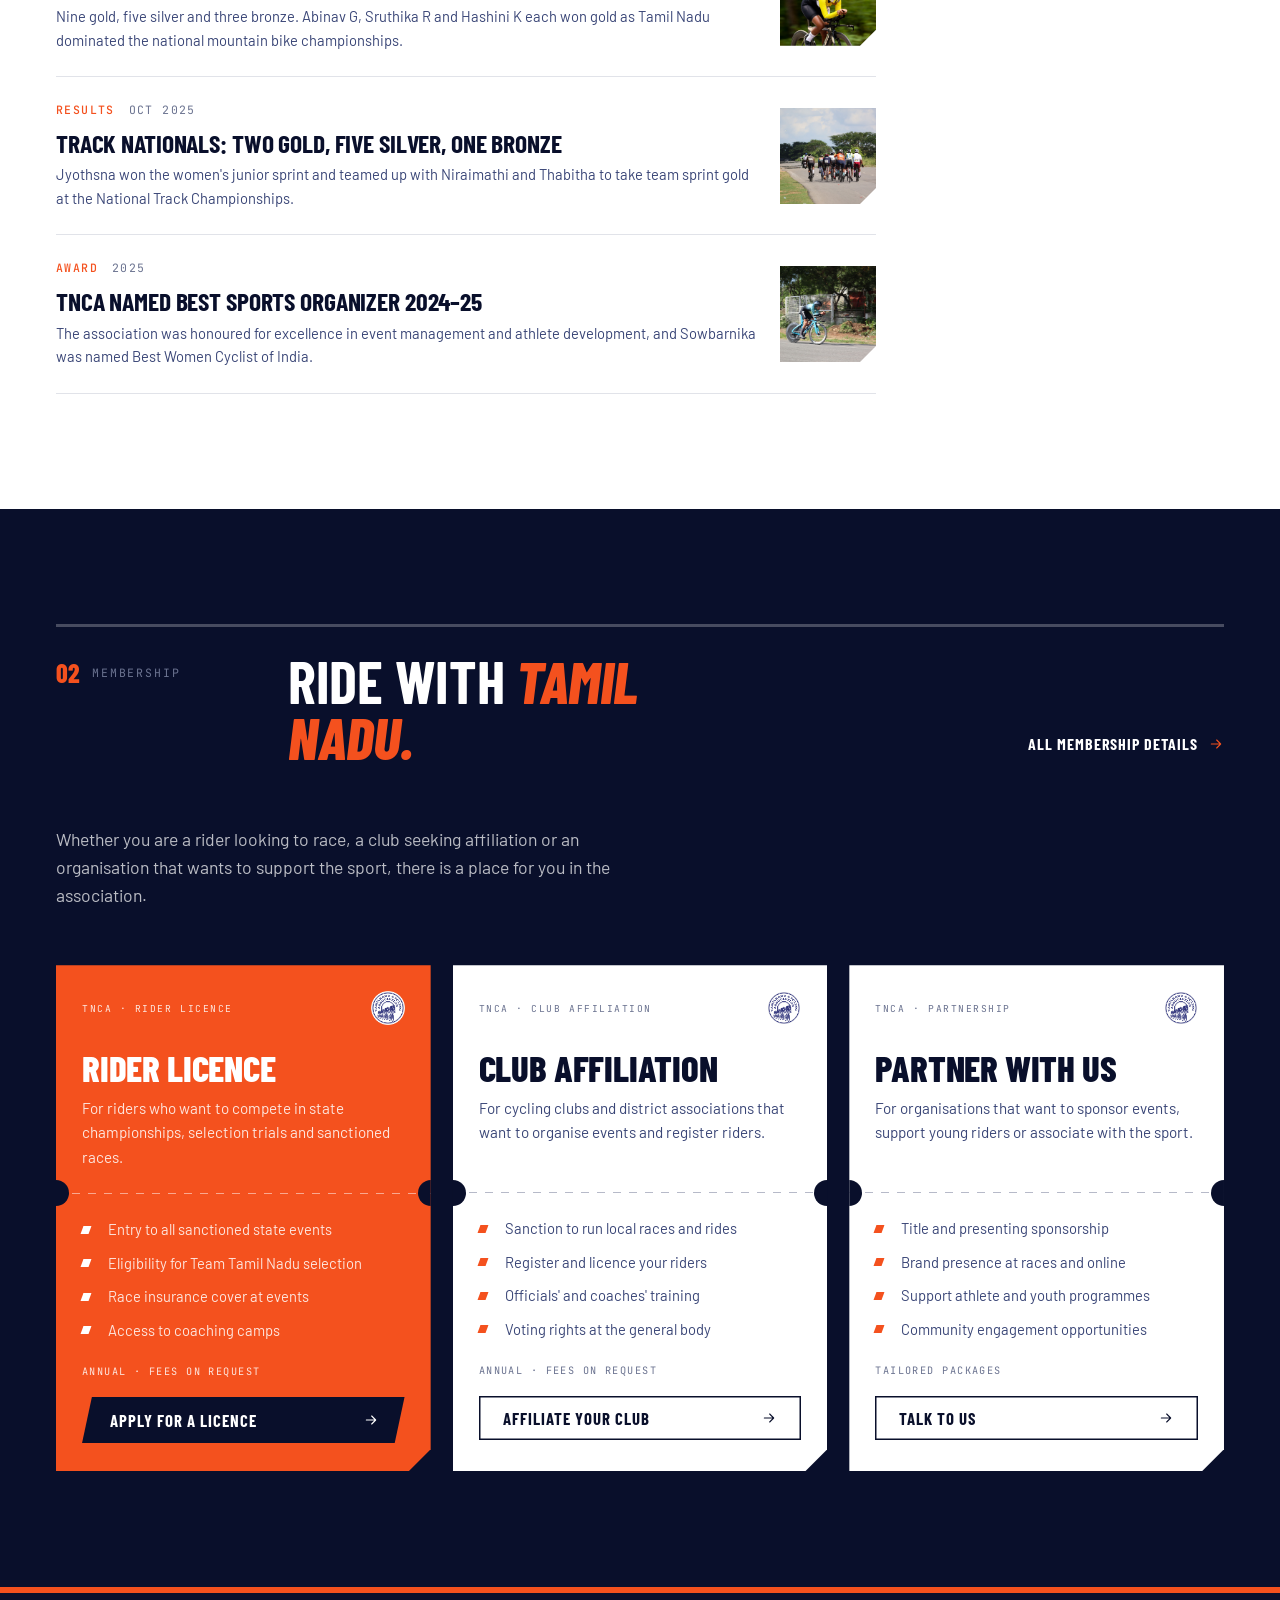
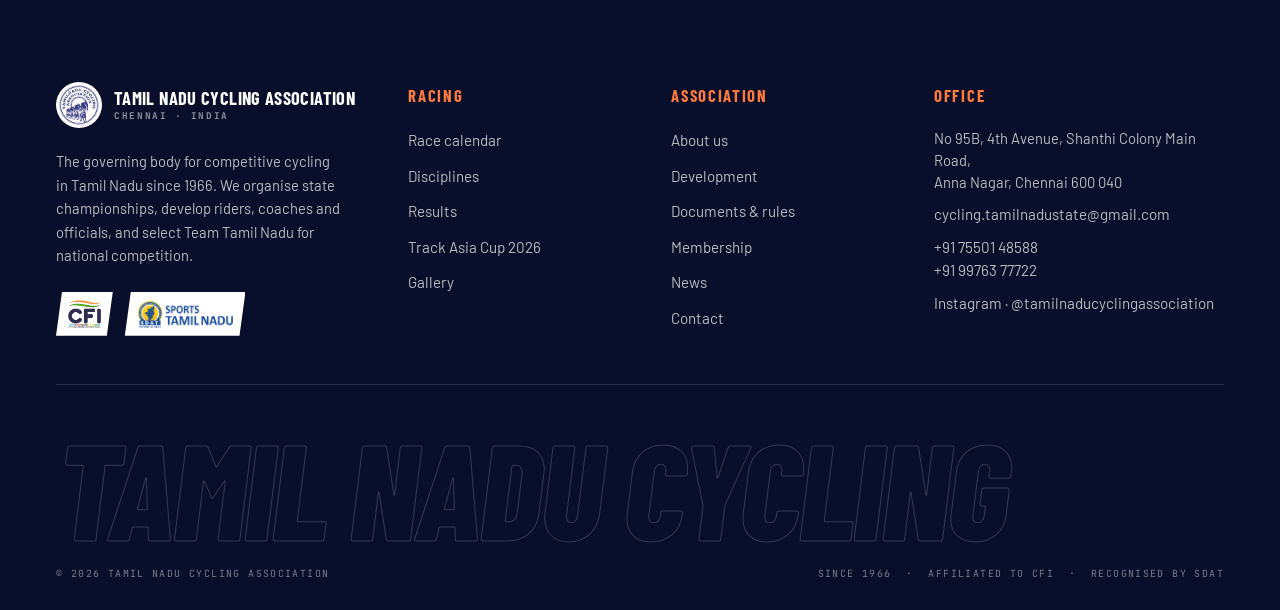
<file: news.html>
<!doctype html>
<html lang="en">
<head>
<meta charset="utf-8">
<meta name="viewport" content="width=device-width, initial-scale=1">
<title>News — Tamil Nadu Cycling Association</title>
<meta name="description" content="News and announcements from the Tamil Nadu Cycling Association.">
<meta name="theme-color" content="#090f2b">
<link rel="icon" type="image/png" href="images/logos/tnca-logo.png">
<link rel="preconnect" href="https://fonts.googleapis.com">
<link rel="preconnect" href="https://fonts.gstatic.com" crossorigin>
<link href="https://fonts.googleapis.com/css2?family=Barlow+Condensed:ital,wght@0,600;0,700;0,800;1,700;1,800&family=Barlow:wght@400;500;600&family=JetBrains+Mono:wght@400;500&display=swap" rel="stylesheet">
<link rel="stylesheet" href="css/style.css">
</head>
<body>

<svg width="0" height="0" style="position:absolute" aria-hidden="true">
  <symbol id="i-arrow" viewBox="0 0 24 24"><path d="M5 12h14M13 6l6 6-6 6" fill="none" stroke="currentColor" stroke-width="1.6" stroke-linecap="round" stroke-linejoin="round"/></symbol>
  <symbol id="i-close" viewBox="0 0 24 24"><path d="M6 6l12 12M18 6L6 18" fill="none" stroke="currentColor" stroke-width="1.6" stroke-linecap="round"/></symbol>
  <symbol id="i-info" viewBox="0 0 24 24"><circle cx="12" cy="12" r="9.5" fill="none" stroke="currentColor" stroke-width="1.4"/><path d="M12 11v6M12 7.5v.5" fill="none" stroke="currentColor" stroke-width="1.6" stroke-linecap="round"/></symbol>
</svg>


<header class="site-header">
  <div class="container">
    <a href="index.html" class="brand" aria-label="Tamil Nadu Cycling Association — home">
      <img src="images/logos/tnca-logo.png" alt="">
      <span class="wm">TN Cycling<small>Tamil Nadu Cycling Association</small></span>
    </a>
    <button class="menu-toggle" aria-label="Open menu" aria-expanded="false" aria-controls="nav"><span>Menu</span><i></i></button>
    <nav class="nav" id="nav" aria-label="Main navigation">
      <a href="about.html">About</a><a href="disciplines.html">Disciplines</a><a href="events.html">Events</a><a href="results.html">Results</a><a href="development.html">Development</a><a href="news.html" class="active" aria-current="page">News</a><a href="gallery.html">Gallery</a><a href="contact.html">Contact</a>
      <a href="membership.html" class="btn">Join the race <svg aria-hidden="true"><use href="#i-arrow"/></svg></a>
    </nav>
  </div>
</header>

<main>

<section class="page-head">
  <div class="band"><img src="images/news-1.jpg" alt=""></div>
  <div class="container">
    <nav class="crumbs mono" aria-label="Breadcrumb"><a href="index.html">Home</a><span>News</span></nav>
    <h1>Newsroom.</h1>
    <p class="lead">Results, development updates and announcements from the association.</p>
  </div>
  <span class="cap">Team Tamil Nadu · Nationals</span>
</section>

<section class="section">
  <div class="container">
    <div class="story-full">
      <div class="reveal"><img src="images/news-1.jpg" alt=""></div>
      <div class="reveal">
        <div class="mono"><b>International</b> &nbsp;·&nbsp; Jan 2026</div>
        <h2>Track Asia Cup brings 11 nations to Vandalur</h2>
        <p class="lead">Tamil Nadu hosted its first UCI international event. Hashini K took silver in the junior scratch race, Pranesh S bronze in the team sprint and the men's elite squad bronze in the team pursuit.</p>
        <p>The Track Asia Cup 2026, a UCI Class-2 event held at the SDAT Cycling Velodrome in Vandalur from 29 to 31 January, drew more than 120 athletes and 30 international commissaires. It was broadcast live on News7 Tamil, Sathiyam TV and Sun News.</p>
        <a href="track-asia-cup.html" class="textlink">Read the full event report <svg aria-hidden="true"><use href="#i-arrow"/></svg></a>
      </div>
    </div>
  </div>
</section>
<section class="section">
  <div class="container">
    
    <div class="section-head">
      <div class="index"><b>01</b><span>Archive</span></div>
      <div class="title"><h2>More stories</h2></div>
    </div>
    <ul class="story-list reveal" style="max-width:820px"><li><a href="results.html#mtb"><div><div class="mono"><b>Results</b><span>Nov 2025</span></div><h3>17 medals at the 22nd National MTB Championship</h3><p>Nine gold, five silver and three bronze. Abinav G, Sruthika R and Hashini K each won gold as Tamil Nadu dominated the national mountain bike championships.</p></div><img src="images/news-2.jpg" alt="" loading="lazy"></a></li><li><a href="results.html#track"><div><div class="mono"><b>Results</b><span>Oct 2025</span></div><h3>Track Nationals: two gold, five silver, one bronze</h3><p>Jyothsna won the women's junior sprint and teamed up with Niraimathi and Thabitha to take team sprint gold at the National Track Championships.</p></div><img src="images/news-3.jpg" alt="" loading="lazy"></a></li><li><a href="results.html#awards"><div><div class="mono"><b>Award</b><span>2025</span></div><h3>TNCA named Best Sports Organizer 2024–25</h3><p>The association was honoured for excellence in event management and athlete development, and Sowbarnika was named Best Women Cyclist of India.</p></div><img src="images/time-trial.jpg" alt="" loading="lazy"></a></li></ul>
  </div>
</section>

<section class="section section-ink" id="membership">
  <div class="container">
    
    <div class="section-head">
      <div class="index"><b>02</b><span>Membership</span></div>
      <div class="title"><h2>Ride with <em>Tamil Nadu.</em></h2><a href="membership.html" class="textlink light">All membership details <svg aria-hidden="true"><use href="#i-arrow"/></svg></a></div>
    </div>
    <div class="cta-copy">
      <p class="lead">Whether you are a rider looking to race, a club seeking affiliation or an organisation that wants to support the sport, there is a place for you in the association.</p>
    </div>
    
    <div class="tickets">
      <article class="ticket featured reveal" id="rider">
        <div class="head"><span>TNCA · Rider licence</span><img src="images/logos/tnca-logo.png" alt=""></div>
        <h3>Rider licence</h3>
        <p class="desc">For riders who want to compete in state championships, selection trials and sanctioned races.</p>
        <div class="perf"></div>
        <ul>
          <li>Entry to all sanctioned state events</li>
          <li>Eligibility for Team Tamil Nadu selection</li>
          <li>Race insurance cover at events</li>
          <li>Access to coaching camps</li>
        </ul>
        <p class="fee">Annual · fees on request</p>
        <a href="contact.html" class="btn">Apply for a licence <svg aria-hidden="true"><use href="#i-arrow"/></svg></a>
      </article>
      <article class="ticket reveal" id="club">
        <div class="head"><span>TNCA · Club affiliation</span><img src="images/logos/tnca-logo.png" alt=""></div>
        <h3>Club affiliation</h3>
        <p class="desc">For cycling clubs and district associations that want to organise events and register riders.</p>
        <div class="perf"></div>
        <ul>
          <li>Sanction to run local races and rides</li>
          <li>Register and licence your riders</li>
          <li>Officials' and coaches' training</li>
          <li>Voting rights at the general body</li>
        </ul>
        <p class="fee">Annual · fees on request</p>
        <a href="contact.html" class="btn btn-ghost">Affiliate your club <svg aria-hidden="true"><use href="#i-arrow"/></svg></a>
      </article>
      <article class="ticket reveal" id="partner">
        <div class="head"><span>TNCA · Partnership</span><img src="images/logos/tnca-logo.png" alt=""></div>
        <h3>Partner with us</h3>
        <p class="desc">For organisations that want to sponsor events, support young riders or associate with the sport.</p>
        <div class="perf"></div>
        <ul>
          <li>Title and presenting sponsorship</li>
          <li>Brand presence at races and online</li>
          <li>Support athlete and youth programmes</li>
          <li>Community engagement opportunities</li>
        </ul>
        <p class="fee">Tailored packages</p>
        <a href="contact.html" class="btn btn-ghost">Talk to us <svg aria-hidden="true"><use href="#i-arrow"/></svg></a>
      </article>
    </div>
  </div>
</section>


</main>

<footer class="site-footer">
  <div class="container">
    <div class="footer-top">
      <div class="footer-about">
        <a href="index.html" class="brand"><img src="images/logos/tnca-logo.png" alt=""><span class="wm">Tamil Nadu Cycling Association<small>Chennai · India</small></span></a>
        <p>The governing body for competitive cycling in Tamil Nadu since 1966. We organise state championships, develop riders, coaches and officials, and select Team Tamil Nadu for national competition.</p>
        <div class="footer-logos">
          <span><img src="images/logos/cfi-logo.png" alt="Cycling Federation of India"></span>
          <span><img src="images/logos/sdat-logo.png" alt="Sports Development Authority of Tamil Nadu"></span>
        </div>
      </div>
      <div>
        <h4>Racing</h4>
        <ul>
          <li><a href="events.html">Race calendar</a></li>
          <li><a href="disciplines.html">Disciplines</a></li>
          <li><a href="results.html">Results</a></li>
          <li><a href="track-asia-cup.html">Track Asia Cup 2026</a></li>
          <li><a href="gallery.html">Gallery</a></li>
        </ul>
      </div>
      <div>
        <h4>Association</h4>
        <ul>
          <li><a href="about.html">About us</a></li>
          <li><a href="development.html">Development</a></li>
          <li><a href="documents.html">Documents &amp; rules</a></li>
          <li><a href="membership.html">Membership</a></li>
          <li><a href="news.html">News</a></li>
          <li><a href="contact.html">Contact</a></li>
        </ul>
      </div>
      <div>
        <h4>Office</h4>
        <ul class="footer-contact">
          <li>No 95B, 4th Avenue, Shanthi Colony Main Road,<br>Anna Nagar, Chennai 600 040</li>
          <li><a href="mailto:cycling.tamilnadustate@gmail.com">cycling.tamilnadustate@gmail.com</a></li>
          <li><a href="tel:+917550148588">+91 75501 48588</a><br><a href="tel:+919976377722">+91 99763 77722</a></li>
          <li><a href="https://www.instagram.com/tamilnaducyclingassociation" rel="noopener">Instagram · @tamilnaducyclingassociation</a></li>
        </ul>
      </div>
    </div>
    <div class="wordmark" aria-hidden="true">Tamil Nadu Cycling</div>
    <div class="footer-bottom">
      <span>&copy; <span id="year"></span> Tamil Nadu Cycling Association</span>
      <span>Since 1966 &nbsp;·&nbsp; Affiliated to CFI &nbsp;·&nbsp; Recognised by SDAT</span>
    </div>
  </div>
</footer>

<script src="js/main.js"></script>
</body>
</html>
</file>
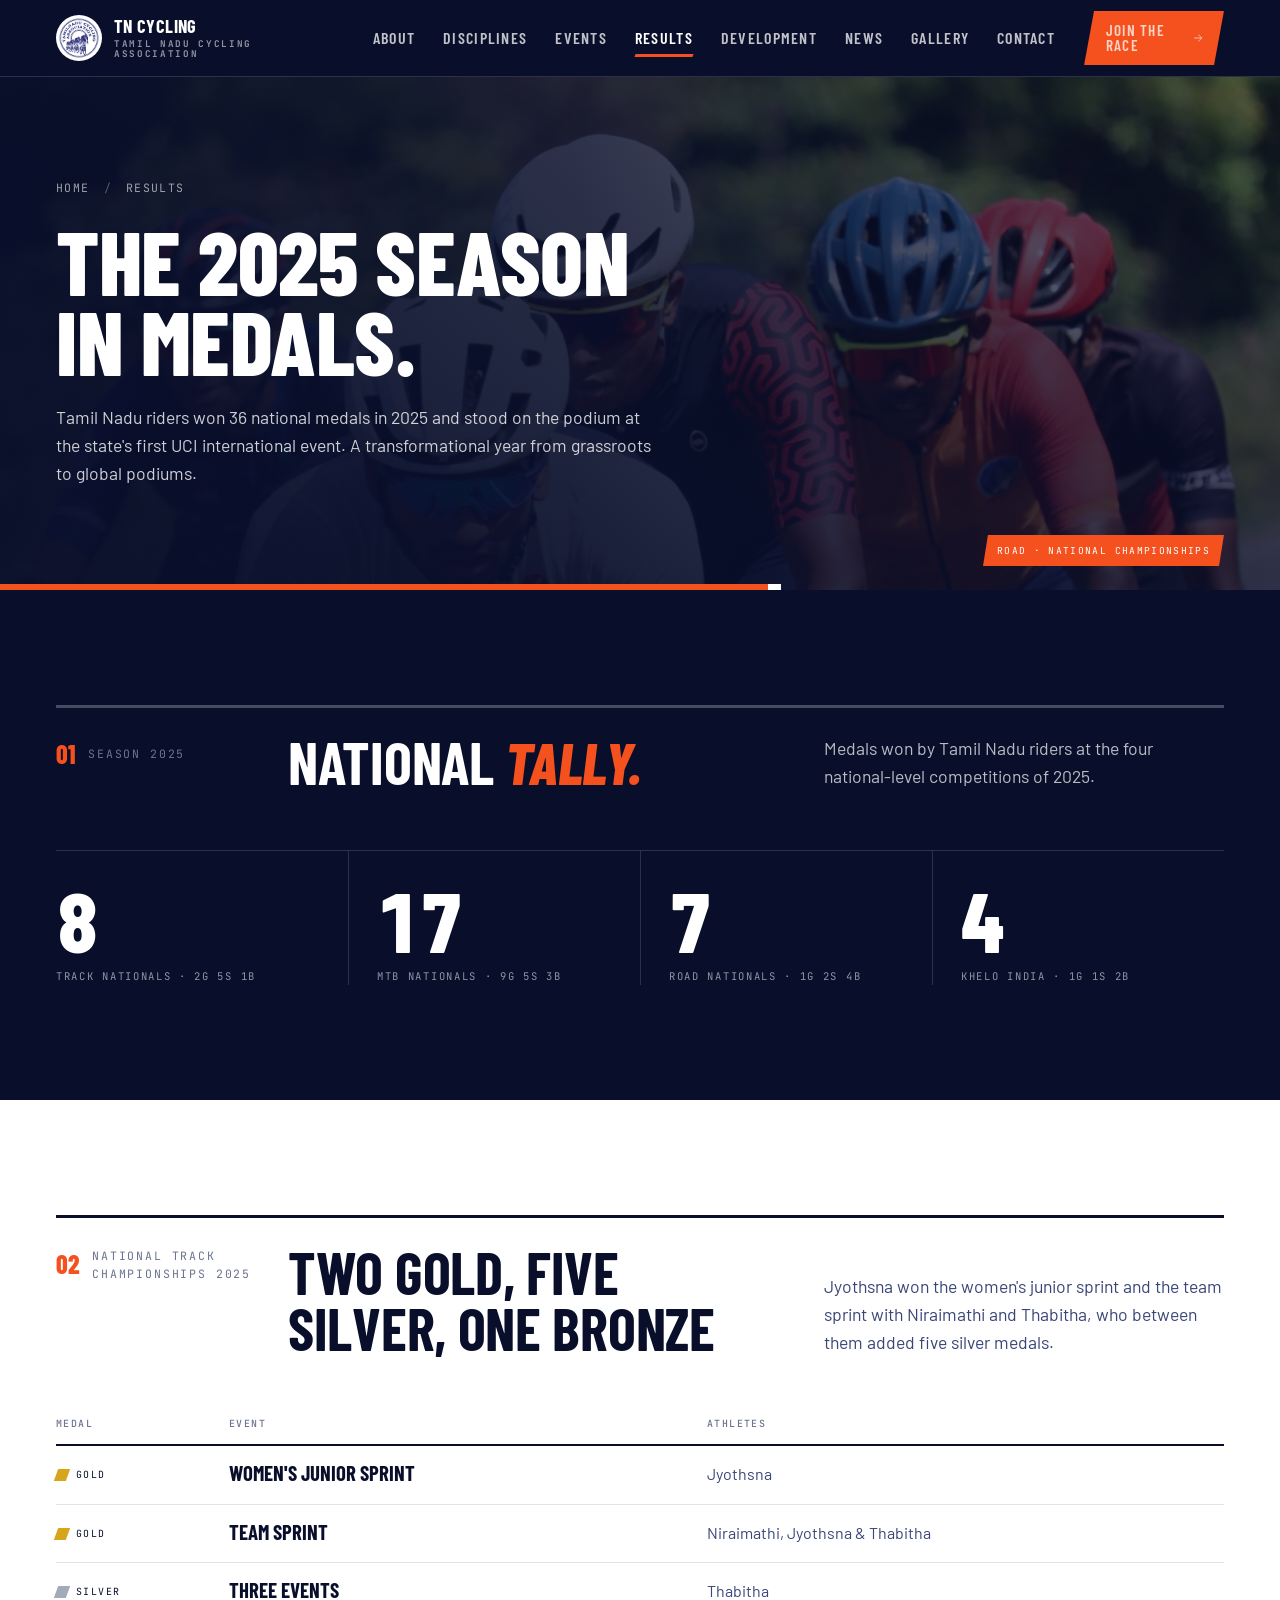
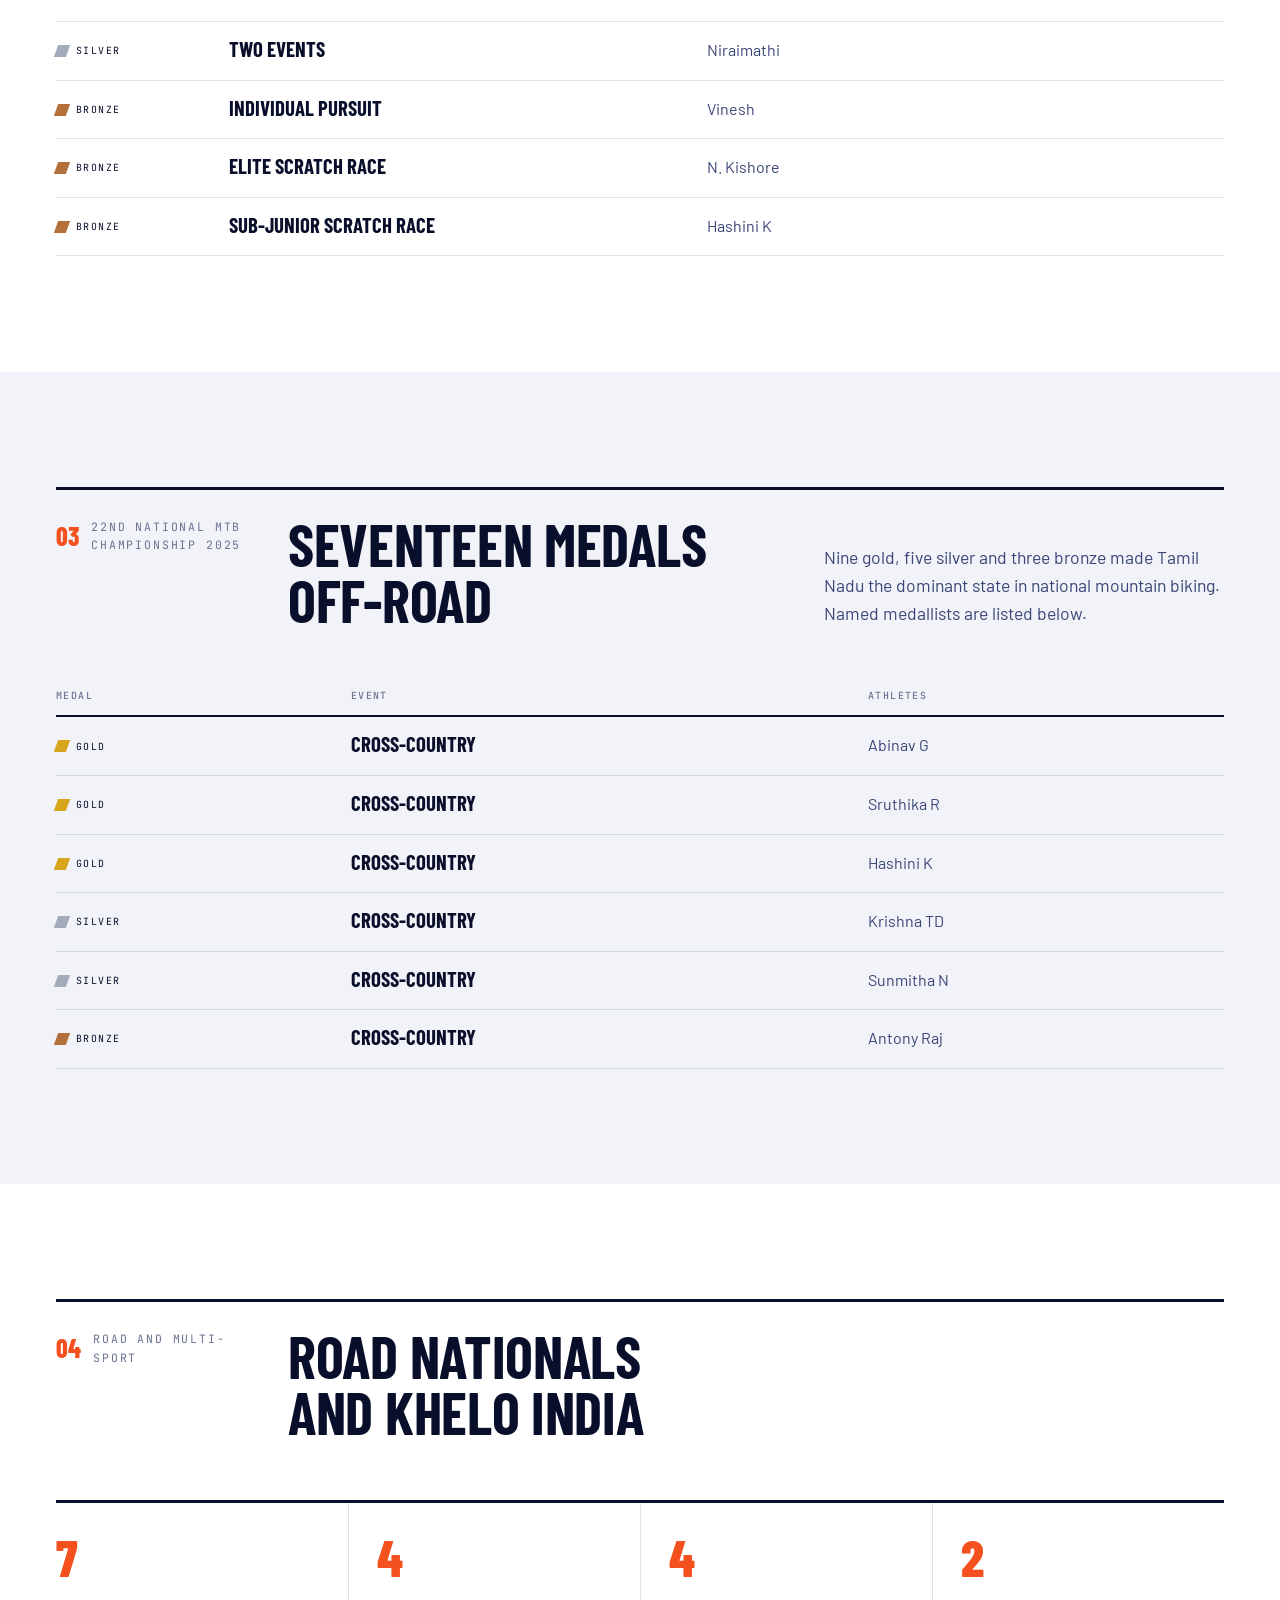
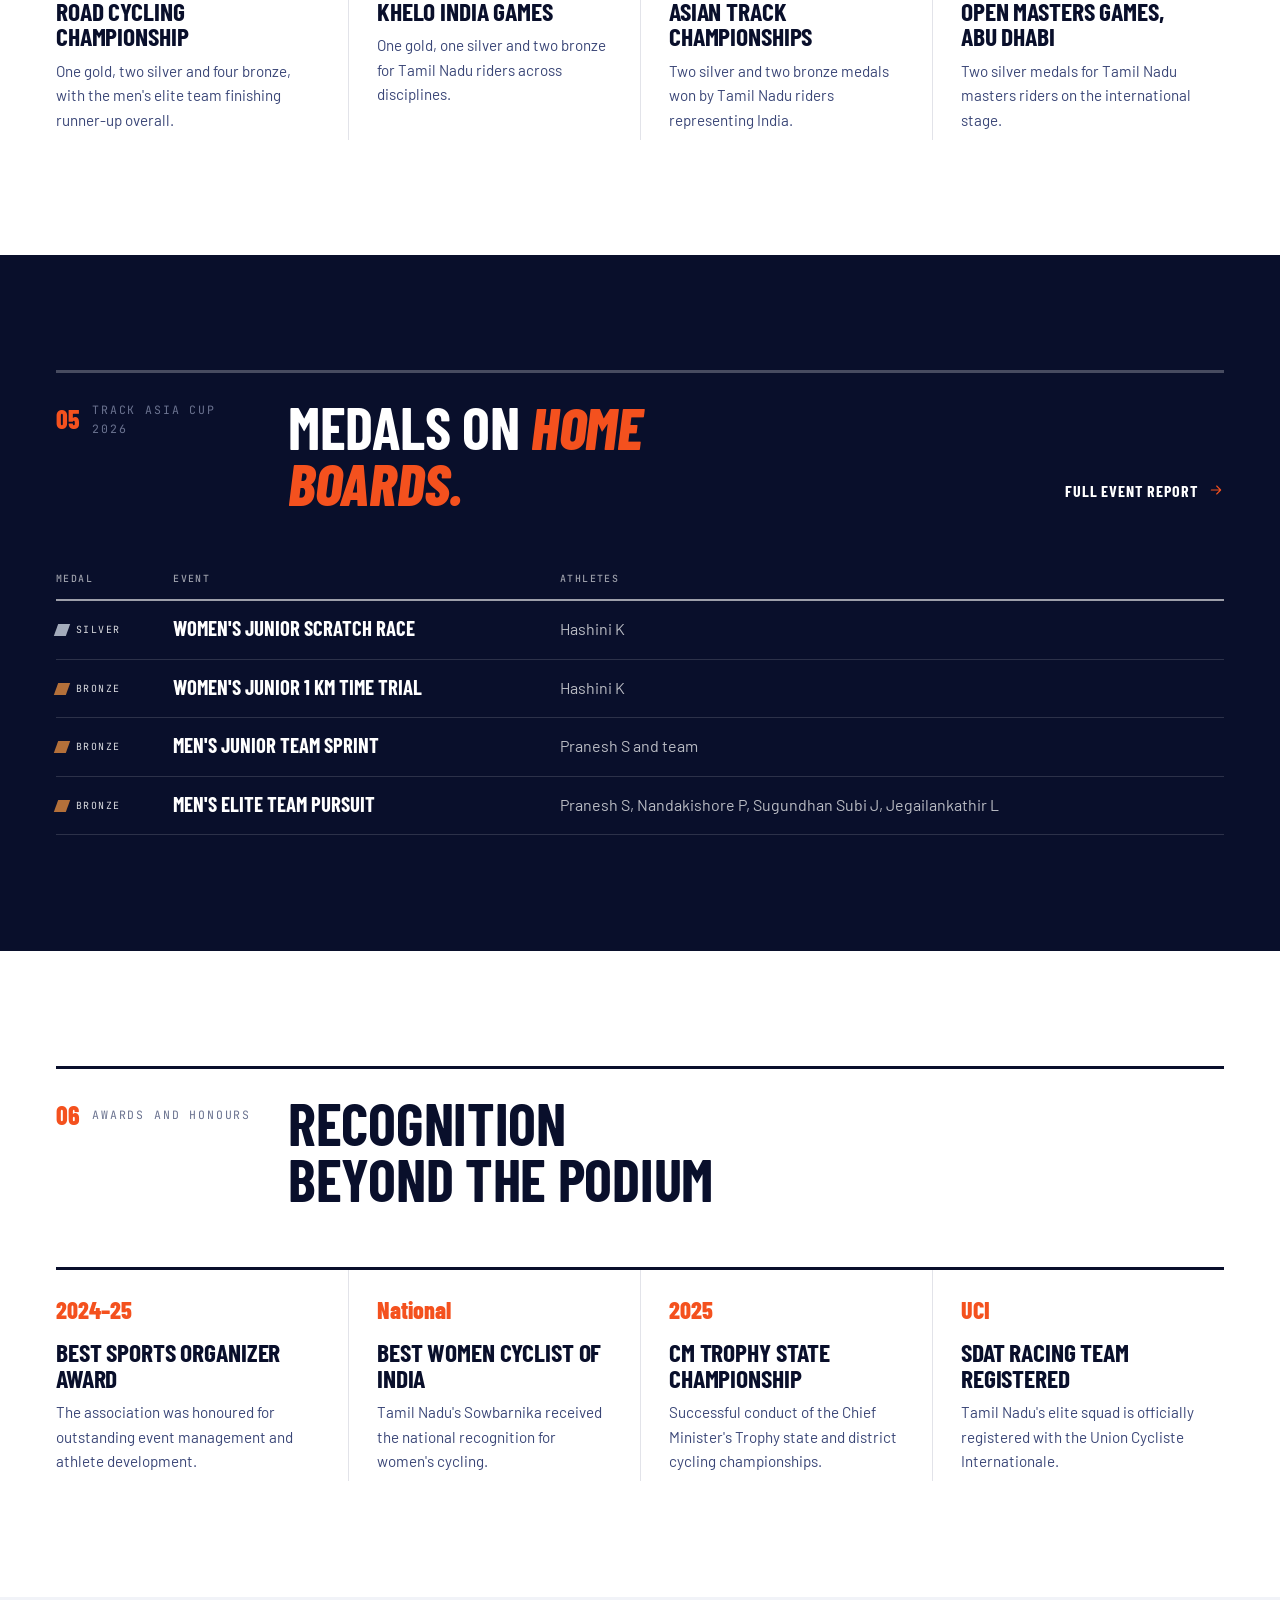
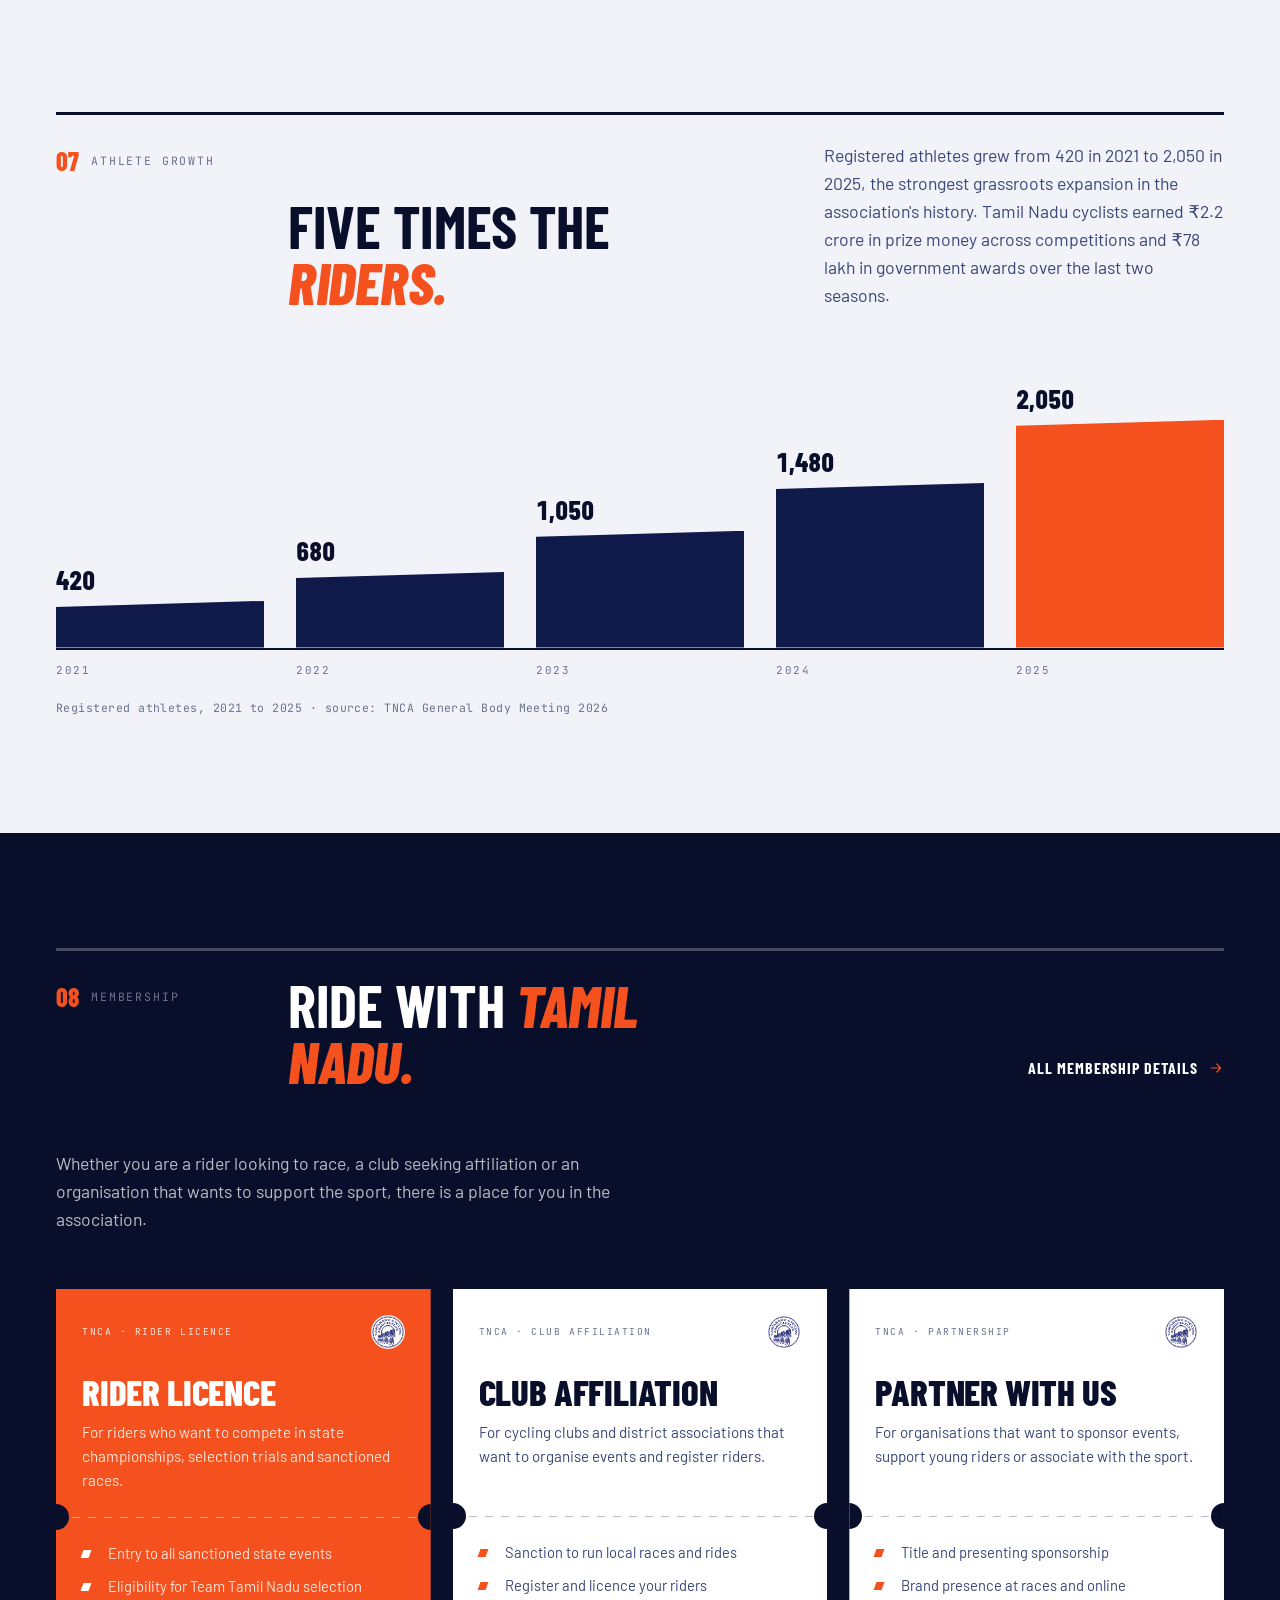
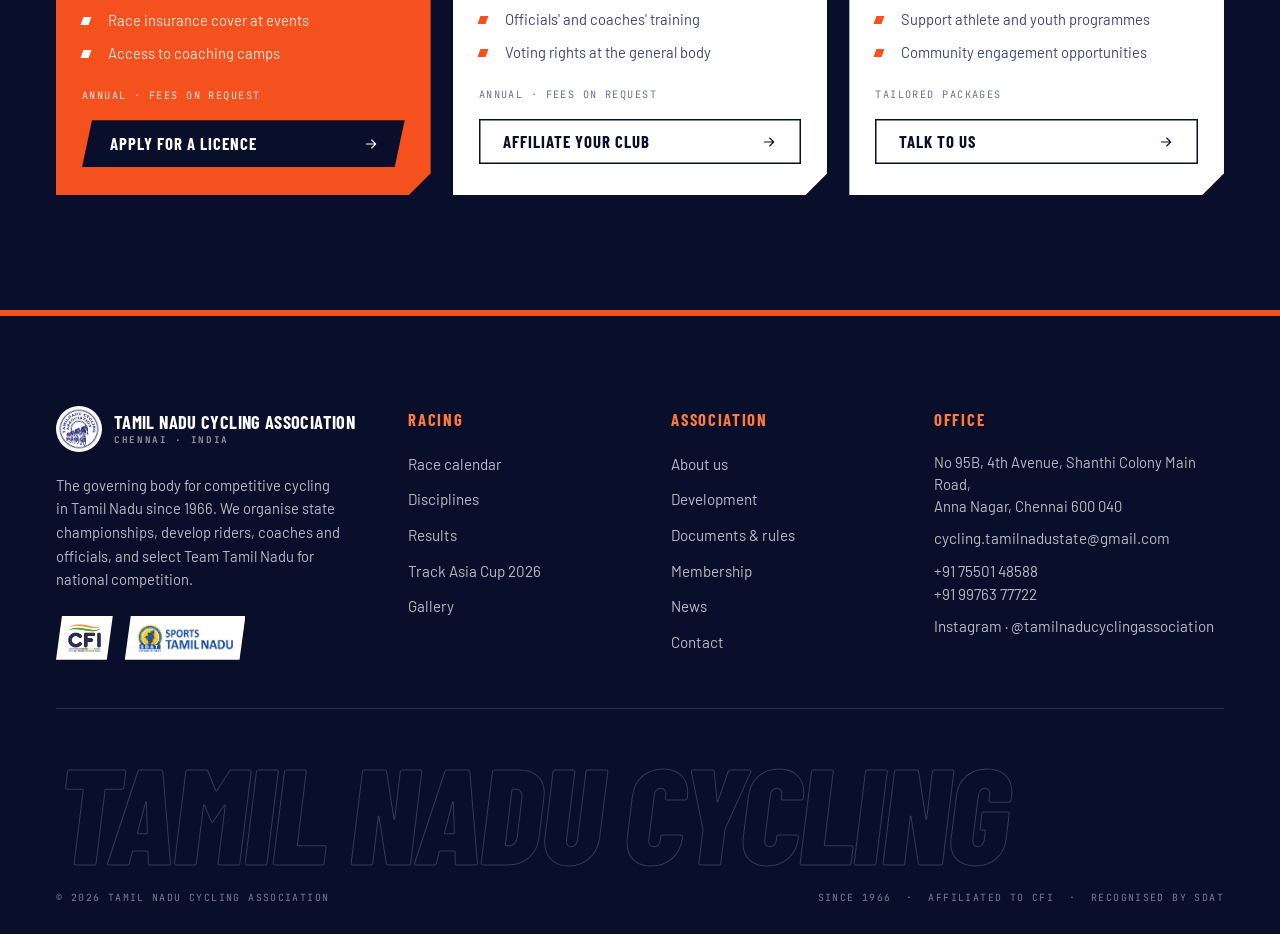
<file: results.html>
<!doctype html>
<html lang="en">
<head>
<meta charset="utf-8">
<meta name="viewport" content="width=device-width, initial-scale=1">
<title>Results 2025 — Tamil Nadu Cycling Association</title>
<meta name="description" content="Medal results of Tamil Nadu riders at the 2025 national championships, Khelo India, Asian championships and the Track Asia Cup 2026.">
<meta name="theme-color" content="#090f2b">
<link rel="icon" type="image/png" href="images/logos/tnca-logo.png">
<link rel="preconnect" href="https://fonts.googleapis.com">
<link rel="preconnect" href="https://fonts.gstatic.com" crossorigin>
<link href="https://fonts.googleapis.com/css2?family=Barlow+Condensed:ital,wght@0,600;0,700;0,800;1,700;1,800&family=Barlow:wght@400;500;600&family=JetBrains+Mono:wght@400;500&display=swap" rel="stylesheet">
<link rel="stylesheet" href="css/style.css">
</head>
<body>

<svg width="0" height="0" style="position:absolute" aria-hidden="true">
  <symbol id="i-arrow" viewBox="0 0 24 24"><path d="M5 12h14M13 6l6 6-6 6" fill="none" stroke="currentColor" stroke-width="1.6" stroke-linecap="round" stroke-linejoin="round"/></symbol>
  <symbol id="i-close" viewBox="0 0 24 24"><path d="M6 6l12 12M18 6L6 18" fill="none" stroke="currentColor" stroke-width="1.6" stroke-linecap="round"/></symbol>
  <symbol id="i-info" viewBox="0 0 24 24"><circle cx="12" cy="12" r="9.5" fill="none" stroke="currentColor" stroke-width="1.4"/><path d="M12 11v6M12 7.5v.5" fill="none" stroke="currentColor" stroke-width="1.6" stroke-linecap="round"/></symbol>
</svg>


<header class="site-header">
  <div class="container">
    <a href="index.html" class="brand" aria-label="Tamil Nadu Cycling Association — home">
      <img src="images/logos/tnca-logo.png" alt="">
      <span class="wm">TN Cycling<small>Tamil Nadu Cycling Association</small></span>
    </a>
    <button class="menu-toggle" aria-label="Open menu" aria-expanded="false" aria-controls="nav"><span>Menu</span><i></i></button>
    <nav class="nav" id="nav" aria-label="Main navigation">
      <a href="about.html">About</a><a href="disciplines.html">Disciplines</a><a href="events.html">Events</a><a href="results.html" class="active" aria-current="page">Results</a><a href="development.html">Development</a><a href="news.html">News</a><a href="gallery.html">Gallery</a><a href="contact.html">Contact</a>
      <a href="membership.html" class="btn">Join the race <svg aria-hidden="true"><use href="#i-arrow"/></svg></a>
    </nav>
  </div>
</header>

<main>

<section class="page-head">
  <div class="band"><img src="images/race.jpg" alt=""></div>
  <div class="container">
    <nav class="crumbs mono" aria-label="Breadcrumb"><a href="index.html">Home</a><span>Results</span></nav>
    <h1>The 2025 season in medals.</h1>
    <p class="lead">Tamil Nadu riders won 36 national medals in 2025 and stood on the podium at the state's first UCI international event. A transformational year from grassroots to global podiums.</p>
  </div>
  <span class="cap">Road · National Championships</span>
</section>

<section class="section section-ink">
  <div class="container">
    
    <div class="section-head">
      <div class="index"><b>01</b><span>Season 2025</span></div>
      <div class="title"><h2>National <em>tally.</em></h2><p class="lead">Medals won by Tamil Nadu riders at the four national-level competitions of 2025.</p></div>
    </div>
    <div class="stats" style="margin-top:0">
      <div><b data-count="8">0</b><span>Track Nationals · 2G 5S 1B</span></div>
      <div><b data-count="17">0</b><span>MTB Nationals · 9G 5S 3B</span></div>
      <div><b data-count="7">0</b><span>Road Nationals · 1G 2S 4B</span></div>
      <div><b data-count="4">0</b><span>Khelo India · 1G 1S 2B</span></div>
    </div>
  </div>
</section>

<section class="section" id="track">
  <div class="container">
    
    <div class="section-head">
      <div class="index"><b>02</b><span>National Track Championships 2025</span></div>
      <div class="title"><h2>Two gold, five silver, one bronze</h2><p class="lead">Jyothsna won the women's junior sprint and the team sprint with Niraimathi and Thabitha, who between them added five silver medals.</p></div>
    </div>
    <div class="reveal"><table class="medals"><thead><tr><th>Medal</th><th>Event</th><th>Athletes</th></tr></thead><tbody><tr><td><span class="medal gold">Gold</span></td><td class="ev">Women's junior sprint</td><td class="ath">Jyothsna</td></tr><tr><td><span class="medal gold">Gold</span></td><td class="ev">Team sprint</td><td class="ath">Niraimathi, Jyothsna &amp; Thabitha</td></tr><tr><td><span class="medal silver">Silver</span></td><td class="ev">Three events</td><td class="ath">Thabitha</td></tr><tr><td><span class="medal silver">Silver</span></td><td class="ev">Two events</td><td class="ath">Niraimathi</td></tr><tr><td><span class="medal bronze">Bronze</span></td><td class="ev">Individual pursuit</td><td class="ath">Vinesh</td></tr><tr><td><span class="medal bronze">Bronze</span></td><td class="ev">Elite scratch race</td><td class="ath">N. Kishore</td></tr><tr><td><span class="medal bronze">Bronze</span></td><td class="ev">Sub-junior scratch race</td><td class="ath">Hashini K</td></tr></tbody></table></div>
  </div>
</section>

<section class="section section-2" id="mtb">
  <div class="container">
    
    <div class="section-head">
      <div class="index"><b>03</b><span>22nd National MTB Championship 2025</span></div>
      <div class="title"><h2>Seventeen medals off-road</h2><p class="lead">Nine gold, five silver and three bronze made Tamil Nadu the dominant state in national mountain biking. Named medallists are listed below.</p></div>
    </div>
    <div class="reveal"><table class="medals"><thead><tr><th>Medal</th><th>Event</th><th>Athletes</th></tr></thead><tbody><tr><td><span class="medal gold">Gold</span></td><td class="ev">Cross-country</td><td class="ath">Abinav G</td></tr><tr><td><span class="medal gold">Gold</span></td><td class="ev">Cross-country</td><td class="ath">Sruthika R</td></tr><tr><td><span class="medal gold">Gold</span></td><td class="ev">Cross-country</td><td class="ath">Hashini K</td></tr><tr><td><span class="medal silver">Silver</span></td><td class="ev">Cross-country</td><td class="ath">Krishna TD</td></tr><tr><td><span class="medal silver">Silver</span></td><td class="ev">Cross-country</td><td class="ath">Sunmitha N</td></tr><tr><td><span class="medal bronze">Bronze</span></td><td class="ev">Cross-country</td><td class="ath">Antony Raj</td></tr></tbody></table></div>
  </div>
</section>

<section class="section" id="road">
  <div class="container">
    
    <div class="section-head">
      <div class="index"><b>04</b><span>Road and multi-sport</span></div>
      <div class="title"><h2>Road Nationals and Khelo India</h2></div>
    </div>
    <div class="cols big">
      <div class="reveal"><span class="k">7</span><h3>Road Cycling Championship</h3><p>One gold, two silver and four bronze, with the men's elite team finishing runner-up overall.</p></div>
      <div class="reveal"><span class="k">4</span><h3>Khelo India Games</h3><p>One gold, one silver and two bronze for Tamil Nadu riders across disciplines.</p></div>
      <div class="reveal"><span class="k">4</span><h3>Asian Track Championships</h3><p>Two silver and two bronze medals won by Tamil Nadu riders representing India.</p></div>
      <div class="reveal"><span class="k">2</span><h3>Open Masters Games, Abu Dhabi</h3><p>Two silver medals for Tamil Nadu masters riders on the international stage.</p></div>
    </div>
  </div>
</section>

<section class="section section-ink" id="international">
  <div class="container">
    
    <div class="section-head">
      <div class="index"><b>05</b><span>Track Asia Cup 2026</span></div>
      <div class="title"><h2>Medals on <em>home boards.</em></h2><a href="track-asia-cup.html" class="textlink light">Full event report <svg aria-hidden="true"><use href="#i-arrow"/></svg></a></div>
    </div>
    <div class="reveal"><table class="medals"><thead><tr><th>Medal</th><th>Event</th><th>Athletes</th></tr></thead><tbody><tr><td><span class="medal silver">Silver</span></td><td class="ev">Women's junior scratch race</td><td class="ath">Hashini K</td></tr><tr><td><span class="medal bronze">Bronze</span></td><td class="ev">Women's junior 1 km time trial</td><td class="ath">Hashini K</td></tr><tr><td><span class="medal bronze">Bronze</span></td><td class="ev">Men's junior team sprint</td><td class="ath">Pranesh S and team</td></tr><tr><td><span class="medal bronze">Bronze</span></td><td class="ev">Men's elite team pursuit</td><td class="ath">Pranesh S, Nandakishore P, Sugundhan Subi J, Jegailankathir L</td></tr></tbody></table></div>
  </div>
</section>

<section class="section" id="awards">
  <div class="container">
    
    <div class="section-head">
      <div class="index"><b>06</b><span>Awards and honours</span></div>
      <div class="title"><h2>Recognition beyond the podium</h2></div>
    </div>
    <div class="cols">
      <div class="reveal"><span class="k">2024–25</span><h3>Best Sports Organizer Award</h3><p>The association was honoured for outstanding event management and athlete development.</p></div>
      <div class="reveal"><span class="k">National</span><h3>Best Women Cyclist of India</h3><p>Tamil Nadu's Sowbarnika received the national recognition for women's cycling.</p></div>
      <div class="reveal"><span class="k">2025</span><h3>CM Trophy State Championship</h3><p>Successful conduct of the Chief Minister's Trophy state and district cycling championships.</p></div>
      <div class="reveal"><span class="k">UCI</span><h3>SDAT Racing Team registered</h3><p>Tamil Nadu's elite squad is officially registered with the Union Cycliste Internationale.</p></div>
    </div>
  </div>
</section>

<section class="section section-2" id="growth">
  <div class="container">
    
    <div class="section-head">
      <div class="index"><b>07</b><span>Athlete growth</span></div>
      <div class="title"><h2>Five times the <em>riders.</em></h2><p class="lead">Registered athletes grew from 420 in 2021 to 2,050 in 2025, the strongest grassroots expansion in the association's history. Tamil Nadu cyclists earned ₹2.2 crore in prize money across competitions and ₹78 lakh in government awards over the last two seasons.</p></div>
    </div>
    <figure class="chart reveal" style="--max:2500"><ol aria-label="Registered athletes by year"><li style="--v:420" title="2021: 420 registered athletes"><b class="v">420</b><span class="bar"></span></li><li style="--v:680" title="2022: 680 registered athletes"><b class="v">680</b><span class="bar"></span></li><li style="--v:1050" title="2023: 1,050 registered athletes"><b class="v">1,050</b><span class="bar"></span></li><li style="--v:1480" title="2024: 1,480 registered athletes"><b class="v">1,480</b><span class="bar"></span></li><li style="--v:2050" title="2025: 2,050 registered athletes"><b class="v">2,050</b><span class="bar"></span></li></ol><div class="chart-x" aria-hidden="true"><span>2021</span><span>2022</span><span>2023</span><span>2024</span><span>2025</span></div><figcaption class="mono">Registered athletes, 2021 to 2025 · source: TNCA General Body Meeting 2026</figcaption></figure>
  </div>
</section>

<section class="section section-ink" id="membership">
  <div class="container">
    
    <div class="section-head">
      <div class="index"><b>08</b><span>Membership</span></div>
      <div class="title"><h2>Ride with <em>Tamil Nadu.</em></h2><a href="membership.html" class="textlink light">All membership details <svg aria-hidden="true"><use href="#i-arrow"/></svg></a></div>
    </div>
    <div class="cta-copy">
      <p class="lead">Whether you are a rider looking to race, a club seeking affiliation or an organisation that wants to support the sport, there is a place for you in the association.</p>
    </div>
    
    <div class="tickets">
      <article class="ticket featured reveal" id="rider">
        <div class="head"><span>TNCA · Rider licence</span><img src="images/logos/tnca-logo.png" alt=""></div>
        <h3>Rider licence</h3>
        <p class="desc">For riders who want to compete in state championships, selection trials and sanctioned races.</p>
        <div class="perf"></div>
        <ul>
          <li>Entry to all sanctioned state events</li>
          <li>Eligibility for Team Tamil Nadu selection</li>
          <li>Race insurance cover at events</li>
          <li>Access to coaching camps</li>
        </ul>
        <p class="fee">Annual · fees on request</p>
        <a href="contact.html" class="btn">Apply for a licence <svg aria-hidden="true"><use href="#i-arrow"/></svg></a>
      </article>
      <article class="ticket reveal" id="club">
        <div class="head"><span>TNCA · Club affiliation</span><img src="images/logos/tnca-logo.png" alt=""></div>
        <h3>Club affiliation</h3>
        <p class="desc">For cycling clubs and district associations that want to organise events and register riders.</p>
        <div class="perf"></div>
        <ul>
          <li>Sanction to run local races and rides</li>
          <li>Register and licence your riders</li>
          <li>Officials' and coaches' training</li>
          <li>Voting rights at the general body</li>
        </ul>
        <p class="fee">Annual · fees on request</p>
        <a href="contact.html" class="btn btn-ghost">Affiliate your club <svg aria-hidden="true"><use href="#i-arrow"/></svg></a>
      </article>
      <article class="ticket reveal" id="partner">
        <div class="head"><span>TNCA · Partnership</span><img src="images/logos/tnca-logo.png" alt=""></div>
        <h3>Partner with us</h3>
        <p class="desc">For organisations that want to sponsor events, support young riders or associate with the sport.</p>
        <div class="perf"></div>
        <ul>
          <li>Title and presenting sponsorship</li>
          <li>Brand presence at races and online</li>
          <li>Support athlete and youth programmes</li>
          <li>Community engagement opportunities</li>
        </ul>
        <p class="fee">Tailored packages</p>
        <a href="contact.html" class="btn btn-ghost">Talk to us <svg aria-hidden="true"><use href="#i-arrow"/></svg></a>
      </article>
    </div>
  </div>
</section>


</main>

<footer class="site-footer">
  <div class="container">
    <div class="footer-top">
      <div class="footer-about">
        <a href="index.html" class="brand"><img src="images/logos/tnca-logo.png" alt=""><span class="wm">Tamil Nadu Cycling Association<small>Chennai · India</small></span></a>
        <p>The governing body for competitive cycling in Tamil Nadu since 1966. We organise state championships, develop riders, coaches and officials, and select Team Tamil Nadu for national competition.</p>
        <div class="footer-logos">
          <span><img src="images/logos/cfi-logo.png" alt="Cycling Federation of India"></span>
          <span><img src="images/logos/sdat-logo.png" alt="Sports Development Authority of Tamil Nadu"></span>
        </div>
      </div>
      <div>
        <h4>Racing</h4>
        <ul>
          <li><a href="events.html">Race calendar</a></li>
          <li><a href="disciplines.html">Disciplines</a></li>
          <li><a href="results.html">Results</a></li>
          <li><a href="track-asia-cup.html">Track Asia Cup 2026</a></li>
          <li><a href="gallery.html">Gallery</a></li>
        </ul>
      </div>
      <div>
        <h4>Association</h4>
        <ul>
          <li><a href="about.html">About us</a></li>
          <li><a href="development.html">Development</a></li>
          <li><a href="documents.html">Documents &amp; rules</a></li>
          <li><a href="membership.html">Membership</a></li>
          <li><a href="news.html">News</a></li>
          <li><a href="contact.html">Contact</a></li>
        </ul>
      </div>
      <div>
        <h4>Office</h4>
        <ul class="footer-contact">
          <li>No 95B, 4th Avenue, Shanthi Colony Main Road,<br>Anna Nagar, Chennai 600 040</li>
          <li><a href="mailto:cycling.tamilnadustate@gmail.com">cycling.tamilnadustate@gmail.com</a></li>
          <li><a href="tel:+917550148588">+91 75501 48588</a><br><a href="tel:+919976377722">+91 99763 77722</a></li>
          <li><a href="https://www.instagram.com/tamilnaducyclingassociation" rel="noopener">Instagram · @tamilnaducyclingassociation</a></li>
        </ul>
      </div>
    </div>
    <div class="wordmark" aria-hidden="true">Tamil Nadu Cycling</div>
    <div class="footer-bottom">
      <span>&copy; <span id="year"></span> Tamil Nadu Cycling Association</span>
      <span>Since 1966 &nbsp;·&nbsp; Affiliated to CFI &nbsp;·&nbsp; Recognised by SDAT</span>
    </div>
  </div>
</footer>

<script src="js/main.js"></script>
</body>
</html>
</file>
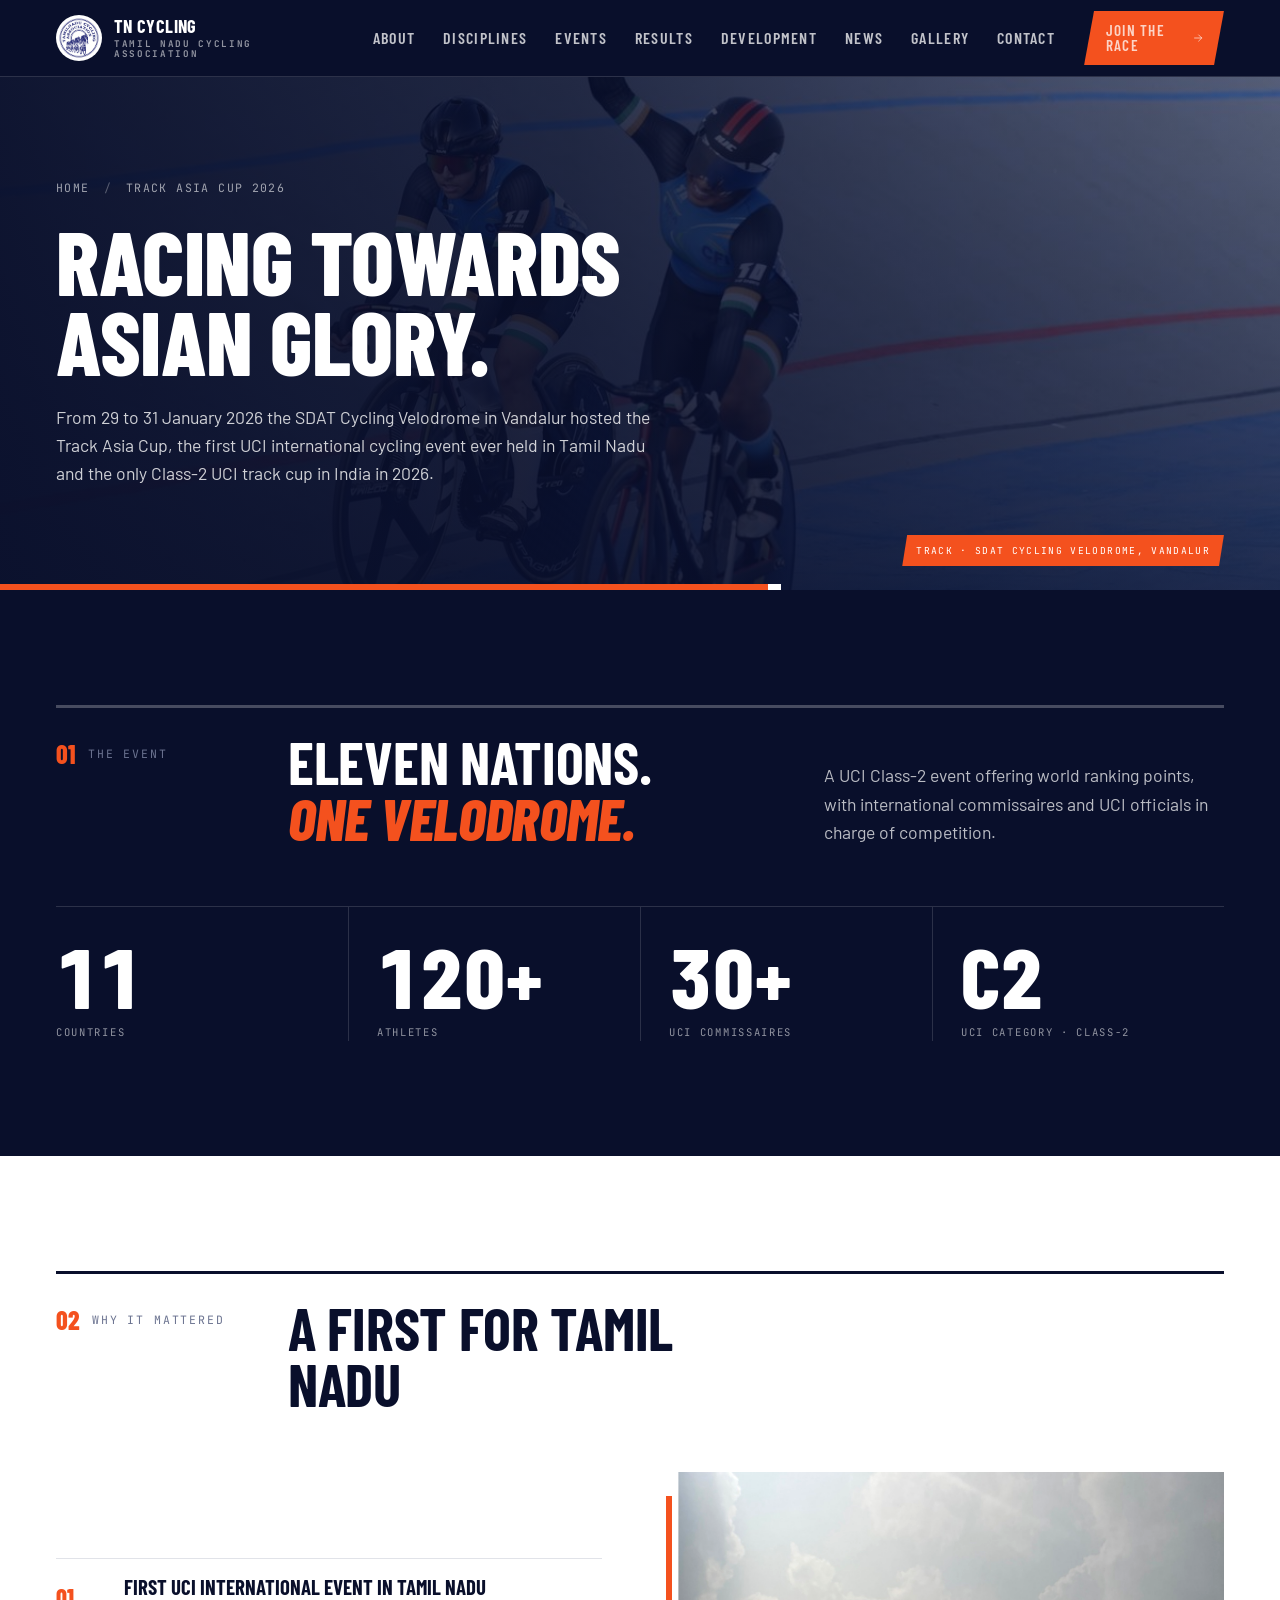
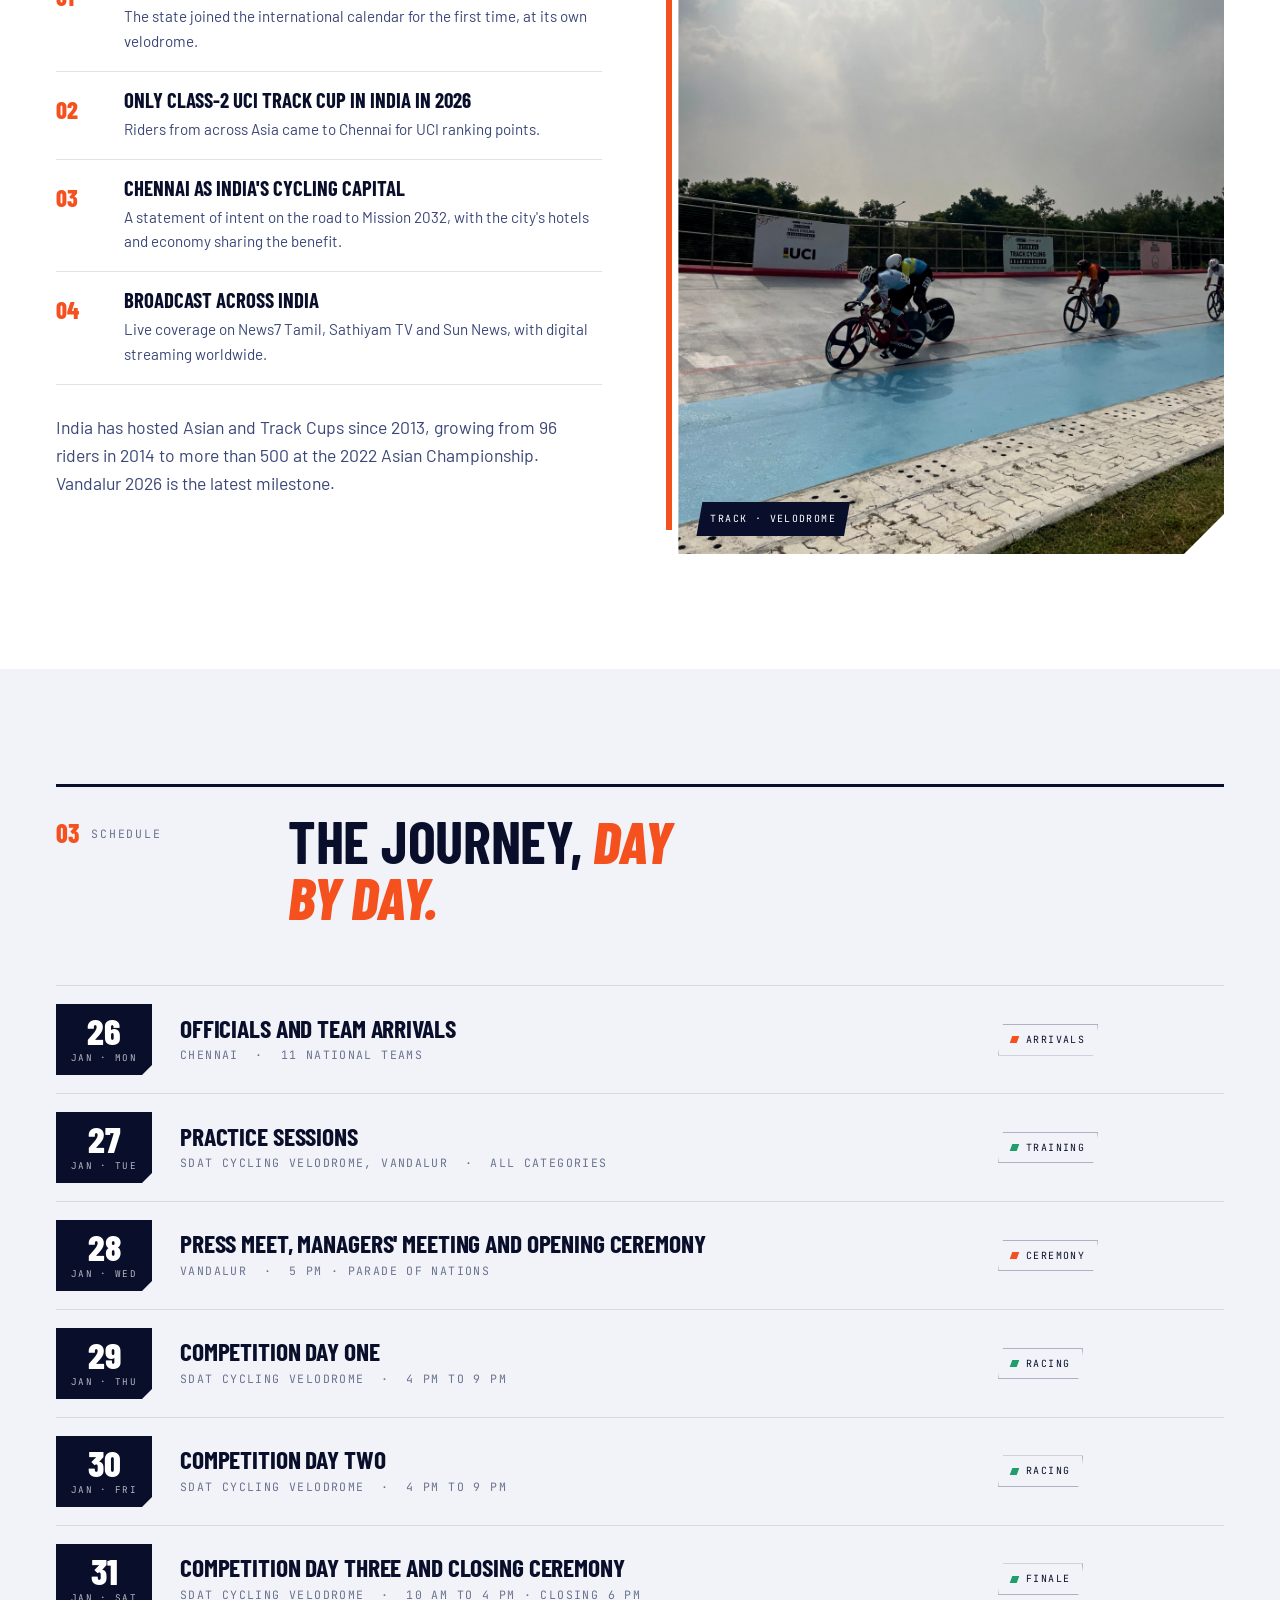
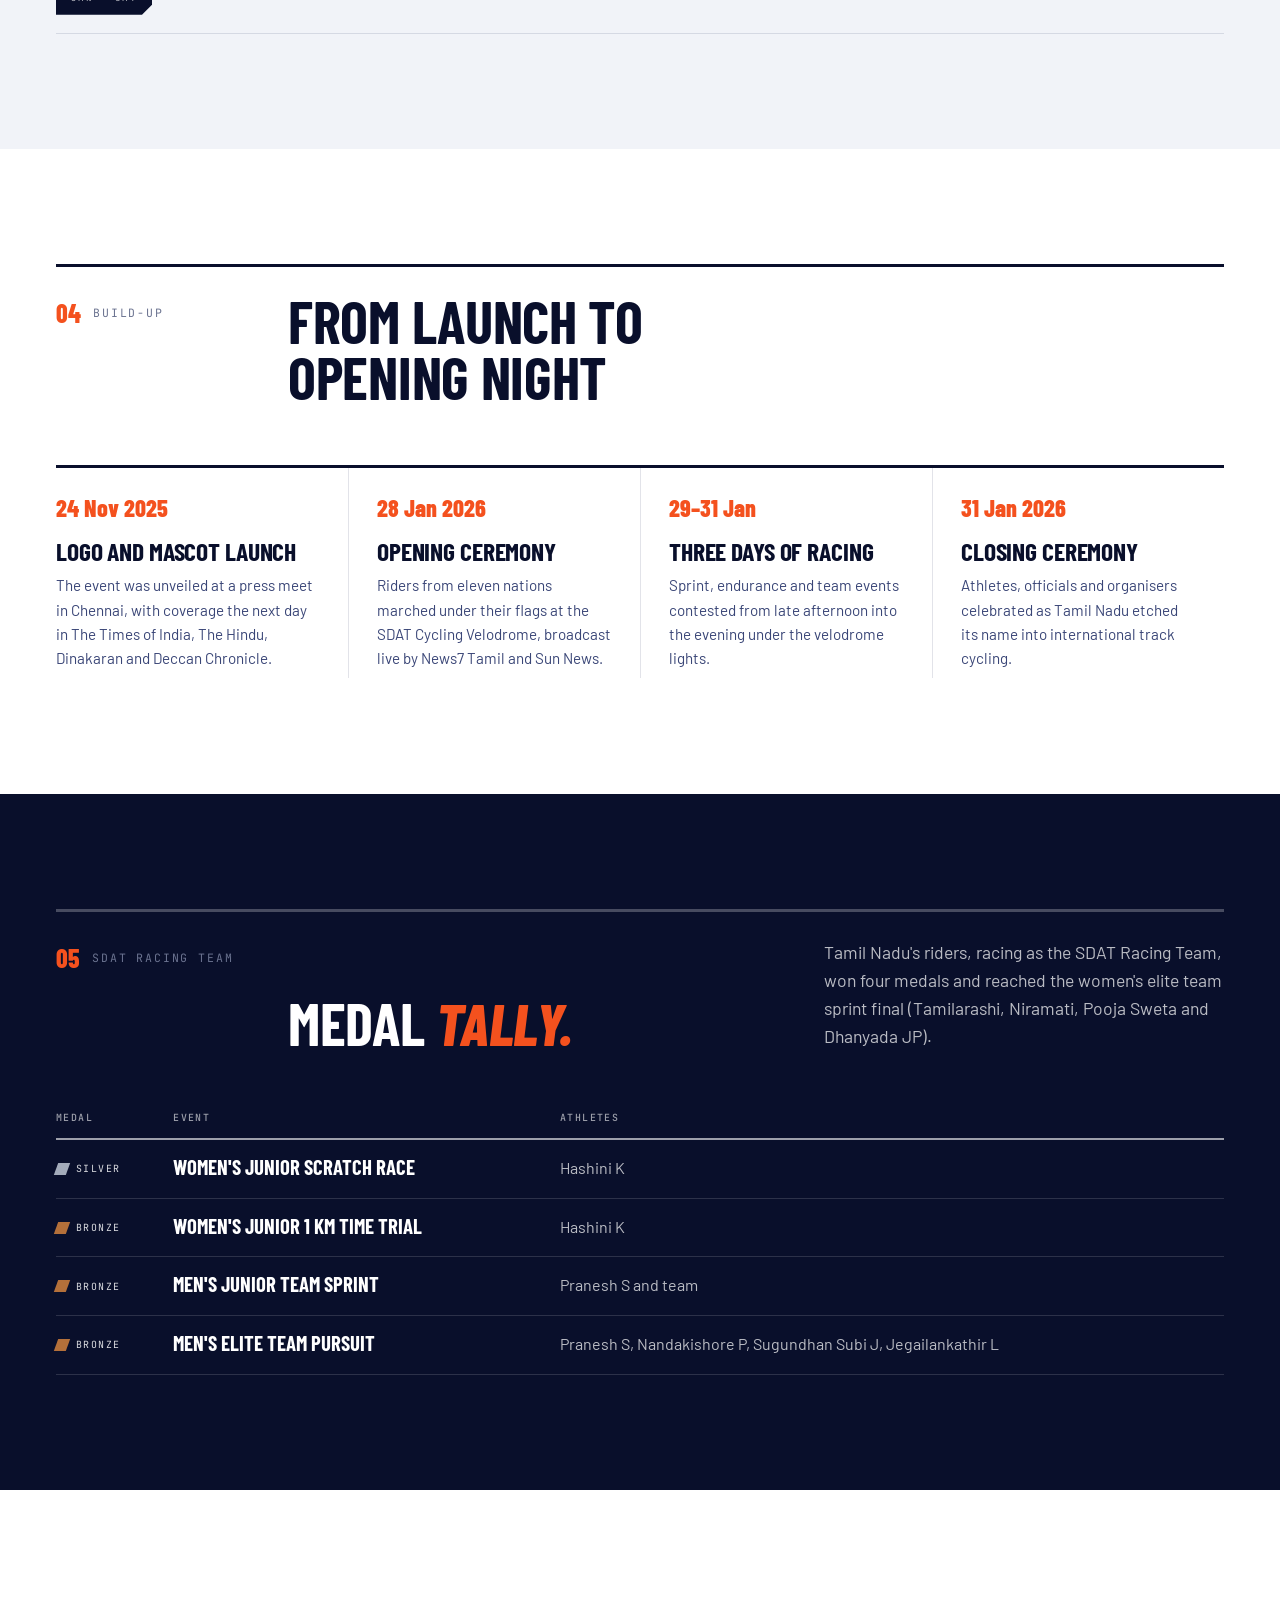
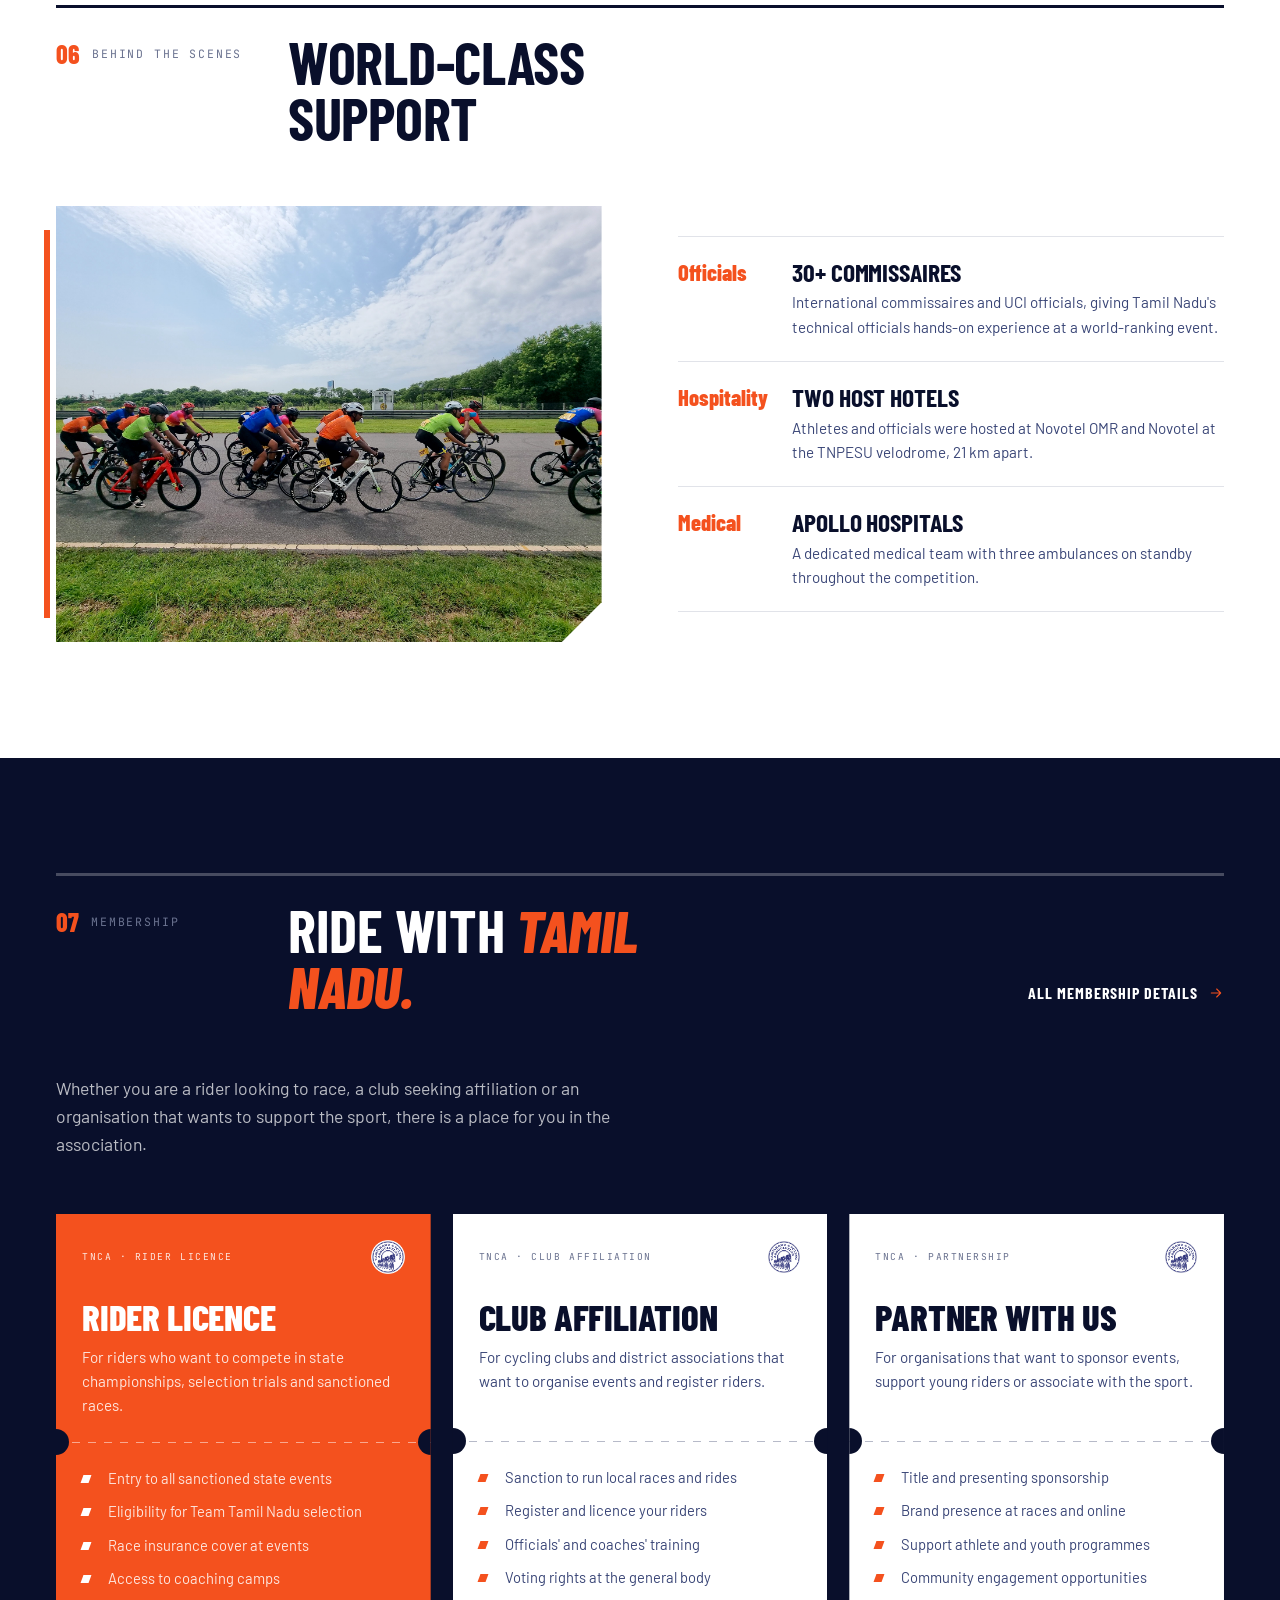
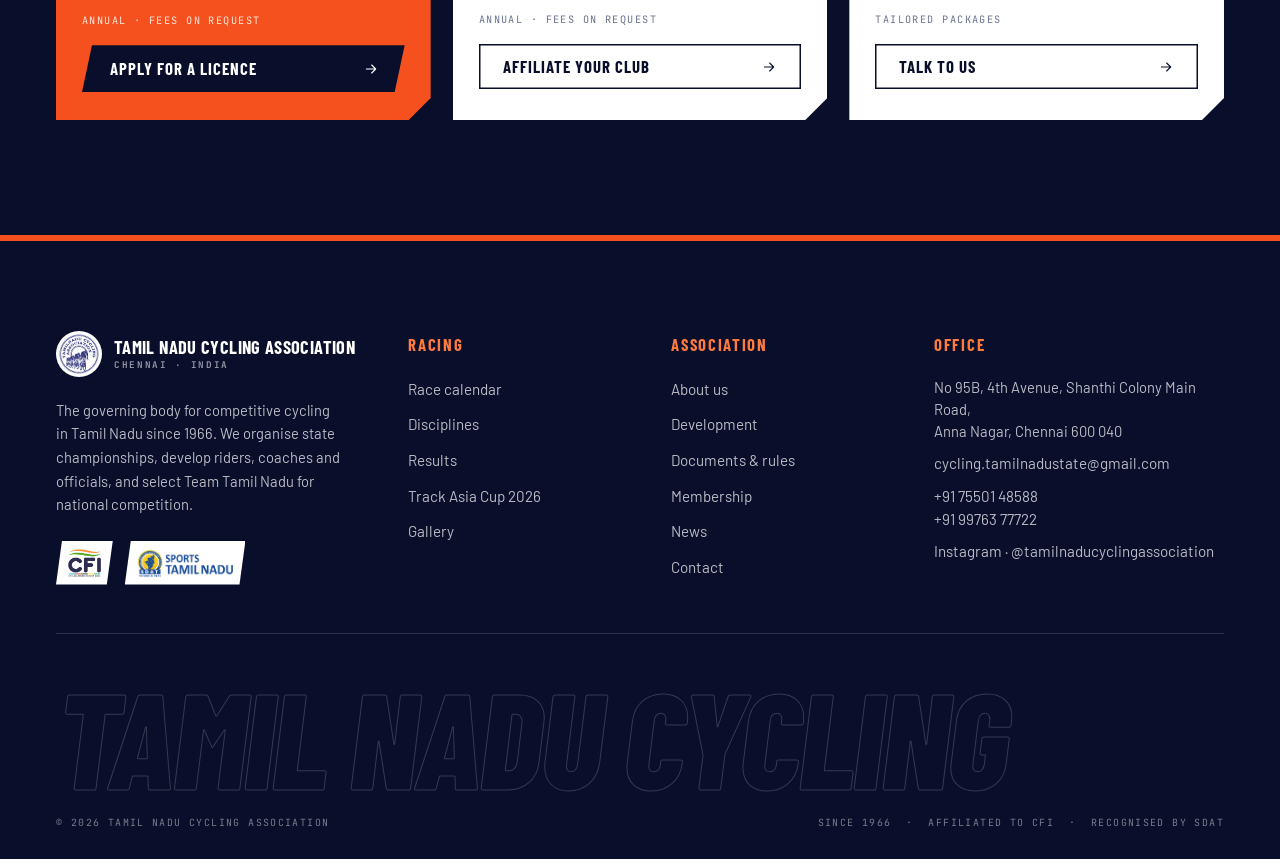
<file: track-asia-cup.html>
<!doctype html>
<html lang="en">
<head>
<meta charset="utf-8">
<meta name="viewport" content="width=device-width, initial-scale=1">
<title>Track Asia Cup 2026 — Tamil Nadu Cycling Association</title>
<meta name="description" content="The Track Asia Cup 2026 at the SDAT Cycling Velodrome, Vandalur: the first UCI international cycling event in Tamil Nadu.">
<meta name="theme-color" content="#090f2b">
<link rel="icon" type="image/png" href="images/logos/tnca-logo.png">
<link rel="preconnect" href="https://fonts.googleapis.com">
<link rel="preconnect" href="https://fonts.gstatic.com" crossorigin>
<link href="https://fonts.googleapis.com/css2?family=Barlow+Condensed:ital,wght@0,600;0,700;0,800;1,700;1,800&family=Barlow:wght@400;500;600&family=JetBrains+Mono:wght@400;500&display=swap" rel="stylesheet">
<link rel="stylesheet" href="css/style.css">
</head>
<body>

<svg width="0" height="0" style="position:absolute" aria-hidden="true">
  <symbol id="i-arrow" viewBox="0 0 24 24"><path d="M5 12h14M13 6l6 6-6 6" fill="none" stroke="currentColor" stroke-width="1.6" stroke-linecap="round" stroke-linejoin="round"/></symbol>
  <symbol id="i-close" viewBox="0 0 24 24"><path d="M6 6l12 12M18 6L6 18" fill="none" stroke="currentColor" stroke-width="1.6" stroke-linecap="round"/></symbol>
  <symbol id="i-info" viewBox="0 0 24 24"><circle cx="12" cy="12" r="9.5" fill="none" stroke="currentColor" stroke-width="1.4"/><path d="M12 11v6M12 7.5v.5" fill="none" stroke="currentColor" stroke-width="1.6" stroke-linecap="round"/></symbol>
</svg>


<header class="site-header">
  <div class="container">
    <a href="index.html" class="brand" aria-label="Tamil Nadu Cycling Association — home">
      <img src="images/logos/tnca-logo.png" alt="">
      <span class="wm">TN Cycling<small>Tamil Nadu Cycling Association</small></span>
    </a>
    <button class="menu-toggle" aria-label="Open menu" aria-expanded="false" aria-controls="nav"><span>Menu</span><i></i></button>
    <nav class="nav" id="nav" aria-label="Main navigation">
      <a href="about.html">About</a><a href="disciplines.html">Disciplines</a><a href="events.html">Events</a><a href="results.html">Results</a><a href="development.html">Development</a><a href="news.html">News</a><a href="gallery.html">Gallery</a><a href="contact.html">Contact</a>
      <a href="membership.html" class="btn">Join the race <svg aria-hidden="true"><use href="#i-arrow"/></svg></a>
    </nav>
  </div>
</header>

<main>

<section class="page-head">
  <div class="band"><img src="images/track.jpg" alt=""></div>
  <div class="container">
    <nav class="crumbs mono" aria-label="Breadcrumb"><a href="index.html">Home</a><span>Track Asia Cup 2026</span></nav>
    <h1>Racing towards Asian glory.</h1>
    <p class="lead">From 29 to 31 January 2026 the SDAT Cycling Velodrome in Vandalur hosted the Track Asia Cup, the first UCI international cycling event ever held in Tamil Nadu and the only Class-2 UCI track cup in India in 2026.</p>
  </div>
  <span class="cap">Track · SDAT Cycling Velodrome, Vandalur</span>
</section>

<section class="section section-ink">
  <div class="container">
    
    <div class="section-head">
      <div class="index"><b>01</b><span>The event</span></div>
      <div class="title"><h2>Eleven nations. <em>One velodrome.</em></h2><p class="lead">A UCI Class-2 event offering world ranking points, with international commissaires and UCI officials in charge of competition.</p></div>
    </div>
    <div class="stats" style="margin-top:0">
      <div><b data-count="11">0</b><span>Countries</span></div>
      <div><b data-count="120" data-suffix="+">0</b><span>Athletes</span></div>
      <div><b data-count="30" data-suffix="+">0</b><span>UCI commissaires</span></div>
      <div><b>C2</b><span>UCI category · Class-2</span></div>
    </div>
  </div>
</section>

<section class="section">
  <div class="container">
    
    <div class="section-head">
      <div class="index"><b>02</b><span>Why it mattered</span></div>
      <div class="title"><h2>A first for Tamil Nadu</h2></div>
    </div>
    <div class="split">
      <div class="split-body reveal">
        <ul class="marks">
          <li><span class="k">01</span><div><b>First UCI international event in Tamil Nadu</b><span>The state joined the international calendar for the first time, at its own velodrome.</span></div></li>
          <li><span class="k">02</span><div><b>Only Class-2 UCI track cup in India in 2026</b><span>Riders from across Asia came to Chennai for UCI ranking points.</span></div></li>
          <li><span class="k">03</span><div><b>Chennai as India's cycling capital</b><span>A statement of intent on the road to Mission 2032, with the city's hotels and economy sharing the benefit.</span></div></li>
          <li><span class="k">04</span><div><b>Broadcast across India</b><span>Live coverage on News7 Tamil, Sathiyam TV and Sun News, with digital streaming worldwide.</span></div></li>
        </ul>
        <p class="lead" style="margin-top:28px">India has hosted Asian and Track Cups since 2013, growing from 96 riders in 2014 to more than 500 at the 2022 Asian Championship. Vandalur 2026 is the latest milestone.</p>
      </div>
      <div class="split-media reveal"><img src="images/gallery/08.jpg" alt="Riders on the velodrome boards"><span class="cap">Track · Velodrome</span></div>
    </div>
  </div>
</section>

<section class="section section-2">
  <div class="container">
    
    <div class="section-head">
      <div class="index"><b>03</b><span>Schedule</span></div>
      <div class="title"><h2>The journey, <em>day by day.</em></h2></div>
    </div>
    <ol class="startlist">
      <li class="reveal">
        <div class="race" style="cursor:default">
          <div class="date"><b>26</b><span>Jan · Mon</span></div>
          <div><h3>Officials and team arrivals</h3><p class="meta mono">Chennai &nbsp;·&nbsp; 11 national teams</p></div>
          <div><span class="tag open">Arrivals</span></div>
          <span></span>
        </div>
      </li>
      <li class="reveal">
        <div class="race" style="cursor:default">
          <div class="date"><b>27</b><span>Jan · Tue</span></div>
          <div><h3>Practice sessions</h3><p class="meta mono">SDAT Cycling Velodrome, Vandalur &nbsp;·&nbsp; All categories</p></div>
          <div><span class="tag track">Training</span></div>
          <span></span>
        </div>
      </li>
      <li class="reveal">
        <div class="race" style="cursor:default">
          <div class="date"><b>28</b><span>Jan · Wed</span></div>
          <div><h3>Press meet, managers' meeting and opening ceremony</h3><p class="meta mono">Vandalur &nbsp;·&nbsp; 5 pm · parade of nations</p></div>
          <div><span class="tag open">Ceremony</span></div>
          <span></span>
        </div>
      </li>
      <li class="reveal">
        <div class="race" style="cursor:default">
          <div class="date"><b>29</b><span>Jan · Thu</span></div>
          <div><h3>Competition day one</h3><p class="meta mono">SDAT Cycling Velodrome &nbsp;·&nbsp; 4 pm to 9 pm</p></div>
          <div><span class="tag track">Racing</span></div>
          <span></span>
        </div>
      </li>
      <li class="reveal">
        <div class="race" style="cursor:default">
          <div class="date"><b>30</b><span>Jan · Fri</span></div>
          <div><h3>Competition day two</h3><p class="meta mono">SDAT Cycling Velodrome &nbsp;·&nbsp; 4 pm to 9 pm</p></div>
          <div><span class="tag track">Racing</span></div>
          <span></span>
        </div>
      </li>
      <li class="reveal">
        <div class="race" style="cursor:default">
          <div class="date"><b>31</b><span>Jan · Sat</span></div>
          <div><h3>Competition day three and closing ceremony</h3><p class="meta mono">SDAT Cycling Velodrome &nbsp;·&nbsp; 10 am to 4 pm · closing 6 pm</p></div>
          <div><span class="tag track">Finale</span></div>
          <span></span>
        </div>
      </li></ol>
  </div>
</section>

<section class="section">
  <div class="container">
    
    <div class="section-head">
      <div class="index"><b>04</b><span>Build-up</span></div>
      <div class="title"><h2>From launch to opening night</h2></div>
    </div>
    <div class="cols">
      <div class="reveal"><span class="k">24 Nov 2025</span><h3>Logo and mascot launch</h3><p>The event was unveiled at a press meet in Chennai, with coverage the next day in The Times of India, The Hindu, Dinakaran and Deccan Chronicle.</p></div>
      <div class="reveal"><span class="k">28 Jan 2026</span><h3>Opening ceremony</h3><p>Riders from eleven nations marched under their flags at the SDAT Cycling Velodrome, broadcast live by News7 Tamil and Sun News.</p></div>
      <div class="reveal"><span class="k">29–31 Jan</span><h3>Three days of racing</h3><p>Sprint, endurance and team events contested from late afternoon into the evening under the velodrome lights.</p></div>
      <div class="reveal"><span class="k">31 Jan 2026</span><h3>Closing ceremony</h3><p>Athletes, officials and organisers celebrated as Tamil Nadu etched its name into international track cycling.</p></div>
    </div>
  </div>
</section>

<section class="section section-ink" id="medals">
  <div class="container">
    
    <div class="section-head">
      <div class="index"><b>05</b><span>SDAT Racing Team</span></div>
      <div class="title"><h2>Medal <em>tally.</em></h2><p class="lead">Tamil Nadu's riders, racing as the SDAT Racing Team, won four medals and reached the women's elite team sprint final (Tamilarashi, Niramati, Pooja Sweta and Dhanyada JP).</p></div>
    </div>
    <div class="reveal"><table class="medals"><thead><tr><th>Medal</th><th>Event</th><th>Athletes</th></tr></thead><tbody><tr><td><span class="medal silver">Silver</span></td><td class="ev">Women's junior scratch race</td><td class="ath">Hashini K</td></tr><tr><td><span class="medal bronze">Bronze</span></td><td class="ev">Women's junior 1 km time trial</td><td class="ath">Hashini K</td></tr><tr><td><span class="medal bronze">Bronze</span></td><td class="ev">Men's junior team sprint</td><td class="ath">Pranesh S and team</td></tr><tr><td><span class="medal bronze">Bronze</span></td><td class="ev">Men's elite team pursuit</td><td class="ath">Pranesh S, Nandakishore P, Sugundhan Subi J, Jegailankathir L</td></tr></tbody></table></div>
  </div>
</section>

<section class="section">
  <div class="container">
    
    <div class="section-head">
      <div class="index"><b>06</b><span>Behind the scenes</span></div>
      <div class="title"><h2>World-class support</h2></div>
    </div>
    <div class="split">
      <div class="split-media landscape reveal"><img src="images/join.jpg" alt="A large group of cyclists on a closed circuit"></div>
      <ul class="steps-list reveal">
        <li><span class="k">Officials</span><div><h3>30+ commissaires</h3><p>International commissaires and UCI officials, giving Tamil Nadu's technical officials hands-on experience at a world-ranking event.</p></div></li>
        <li><span class="k">Hospitality</span><div><h3>Two host hotels</h3><p>Athletes and officials were hosted at Novotel OMR and Novotel at the TNPESU velodrome, 21 km apart.</p></div></li>
        <li><span class="k">Medical</span><div><h3>Apollo Hospitals</h3><p>A dedicated medical team with three ambulances on standby throughout the competition.</p></div></li>
      </ul>
    </div>
  </div>
</section>

<section class="section section-ink" id="membership">
  <div class="container">
    
    <div class="section-head">
      <div class="index"><b>07</b><span>Membership</span></div>
      <div class="title"><h2>Ride with <em>Tamil Nadu.</em></h2><a href="membership.html" class="textlink light">All membership details <svg aria-hidden="true"><use href="#i-arrow"/></svg></a></div>
    </div>
    <div class="cta-copy">
      <p class="lead">Whether you are a rider looking to race, a club seeking affiliation or an organisation that wants to support the sport, there is a place for you in the association.</p>
    </div>
    
    <div class="tickets">
      <article class="ticket featured reveal" id="rider">
        <div class="head"><span>TNCA · Rider licence</span><img src="images/logos/tnca-logo.png" alt=""></div>
        <h3>Rider licence</h3>
        <p class="desc">For riders who want to compete in state championships, selection trials and sanctioned races.</p>
        <div class="perf"></div>
        <ul>
          <li>Entry to all sanctioned state events</li>
          <li>Eligibility for Team Tamil Nadu selection</li>
          <li>Race insurance cover at events</li>
          <li>Access to coaching camps</li>
        </ul>
        <p class="fee">Annual · fees on request</p>
        <a href="contact.html" class="btn">Apply for a licence <svg aria-hidden="true"><use href="#i-arrow"/></svg></a>
      </article>
      <article class="ticket reveal" id="club">
        <div class="head"><span>TNCA · Club affiliation</span><img src="images/logos/tnca-logo.png" alt=""></div>
        <h3>Club affiliation</h3>
        <p class="desc">For cycling clubs and district associations that want to organise events and register riders.</p>
        <div class="perf"></div>
        <ul>
          <li>Sanction to run local races and rides</li>
          <li>Register and licence your riders</li>
          <li>Officials' and coaches' training</li>
          <li>Voting rights at the general body</li>
        </ul>
        <p class="fee">Annual · fees on request</p>
        <a href="contact.html" class="btn btn-ghost">Affiliate your club <svg aria-hidden="true"><use href="#i-arrow"/></svg></a>
      </article>
      <article class="ticket reveal" id="partner">
        <div class="head"><span>TNCA · Partnership</span><img src="images/logos/tnca-logo.png" alt=""></div>
        <h3>Partner with us</h3>
        <p class="desc">For organisations that want to sponsor events, support young riders or associate with the sport.</p>
        <div class="perf"></div>
        <ul>
          <li>Title and presenting sponsorship</li>
          <li>Brand presence at races and online</li>
          <li>Support athlete and youth programmes</li>
          <li>Community engagement opportunities</li>
        </ul>
        <p class="fee">Tailored packages</p>
        <a href="contact.html" class="btn btn-ghost">Talk to us <svg aria-hidden="true"><use href="#i-arrow"/></svg></a>
      </article>
    </div>
  </div>
</section>


</main>

<footer class="site-footer">
  <div class="container">
    <div class="footer-top">
      <div class="footer-about">
        <a href="index.html" class="brand"><img src="images/logos/tnca-logo.png" alt=""><span class="wm">Tamil Nadu Cycling Association<small>Chennai · India</small></span></a>
        <p>The governing body for competitive cycling in Tamil Nadu since 1966. We organise state championships, develop riders, coaches and officials, and select Team Tamil Nadu for national competition.</p>
        <div class="footer-logos">
          <span><img src="images/logos/cfi-logo.png" alt="Cycling Federation of India"></span>
          <span><img src="images/logos/sdat-logo.png" alt="Sports Development Authority of Tamil Nadu"></span>
        </div>
      </div>
      <div>
        <h4>Racing</h4>
        <ul>
          <li><a href="events.html">Race calendar</a></li>
          <li><a href="disciplines.html">Disciplines</a></li>
          <li><a href="results.html">Results</a></li>
          <li><a href="track-asia-cup.html">Track Asia Cup 2026</a></li>
          <li><a href="gallery.html">Gallery</a></li>
        </ul>
      </div>
      <div>
        <h4>Association</h4>
        <ul>
          <li><a href="about.html">About us</a></li>
          <li><a href="development.html">Development</a></li>
          <li><a href="documents.html">Documents &amp; rules</a></li>
          <li><a href="membership.html">Membership</a></li>
          <li><a href="news.html">News</a></li>
          <li><a href="contact.html">Contact</a></li>
        </ul>
      </div>
      <div>
        <h4>Office</h4>
        <ul class="footer-contact">
          <li>No 95B, 4th Avenue, Shanthi Colony Main Road,<br>Anna Nagar, Chennai 600 040</li>
          <li><a href="mailto:cycling.tamilnadustate@gmail.com">cycling.tamilnadustate@gmail.com</a></li>
          <li><a href="tel:+917550148588">+91 75501 48588</a><br><a href="tel:+919976377722">+91 99763 77722</a></li>
          <li><a href="https://www.instagram.com/tamilnaducyclingassociation" rel="noopener">Instagram · @tamilnaducyclingassociation</a></li>
        </ul>
      </div>
    </div>
    <div class="wordmark" aria-hidden="true">Tamil Nadu Cycling</div>
    <div class="footer-bottom">
      <span>&copy; <span id="year"></span> Tamil Nadu Cycling Association</span>
      <span>Since 1966 &nbsp;·&nbsp; Affiliated to CFI &nbsp;·&nbsp; Recognised by SDAT</span>
    </div>
  </div>
</footer>

<script src="js/main.js"></script>
</body>
</html>
</file>
<file: css/style.css>
/* =========================================================
   Tamil Nadu Cycling Association — athletic design system
   Navy · white · saffron · condensed uppercase display · mono data
   ========================================================= */

:root {
  --ink: #090f2b;
  --navy: #0f1a4a;
  --navy-2: #182664;
  --navy-soft: #3a4677;
  --muted: #6b7390;
  --bg: #ffffff;
  --bg-2: #f1f3f8;
  --bg-3: #e4e8f1;
  --accent: #f4511e;
  --accent-2: #ff7a3d;
  --accent-ink: #1a0b05;
  --line: rgba(15, 26, 74, .12);
  --line-strong: rgba(15, 26, 74, .3);
  --line-light: rgba(255, 255, 255, .14);
  --max: 1280px;
  --gutter: clamp(18px, 4.5vw, 56px);
  --display: "Barlow Condensed", "Oswald", Impact, sans-serif;
  --sans: "Barlow", "Inter", system-ui, sans-serif;
  --mono: "JetBrains Mono", "SFMono-Regular", Menlo, monospace;
  --ease: cubic-bezier(.22, 1, .36, 1);
  --cut: 14px;
}

* { box-sizing: border-box; }
html { scroll-behavior: smooth; -webkit-text-size-adjust: 100%; }
body { margin: 0; background: var(--bg); color: var(--ink); font: 16px/1.6 var(--sans); -webkit-font-smoothing: antialiased; }
img { max-width: 100%; display: block; }
a { color: inherit; text-decoration: none; }
p, h1, h2, h3, h4, ul, ol, figure { margin: 0; }
ul, ol { padding: 0; list-style: none; }
button { font: inherit; cursor: pointer; color: inherit; }
:focus-visible { outline: 2px solid var(--accent); outline-offset: 3px; }
::selection { background: var(--accent); color: #fff; }

.container { max-width: var(--max); margin: 0 auto; padding: 0 var(--gutter); }

/* Type */
h1, h2, h3, .display { font-family: var(--display); font-weight: 700; text-transform: uppercase; letter-spacing: -.005em; line-height: .95; color: var(--ink); }
h1 { font-size: clamp(3.4rem, 8vw, 7.2rem); font-weight: 800; line-height: .9; }
h2 { font-size: clamp(2.4rem, 4.6vw, 4rem); }
h3 { font-size: 1.5rem; line-height: 1; }
h1 em, h2 em, .display em { font-style: italic; color: var(--accent); font-weight: 800; }
.lead { font-size: 1.1rem; line-height: 1.6; color: var(--navy-soft); max-width: 56ch; }
.mono { font-family: var(--mono); font-size: .72rem; letter-spacing: .12em; text-transform: uppercase; color: var(--muted); }
.mono b { color: var(--ink); font-weight: 500; }
.rule { height: 1px; background: var(--line); }

/* Buttons: slanted sport cut */
.btn {
  position: relative; display: inline-flex; align-items: center; gap: 12px; padding: 15px 26px 15px 28px;
  font-family: var(--display); font-weight: 700; font-size: 1.05rem; letter-spacing: .06em; text-transform: uppercase; line-height: 1;
  background: var(--accent); color: #fff; border: 0;
  clip-path: polygon(10px 0, 100% 0, calc(100% - 10px) 100%, 0 100%);
  transition: transform .25s var(--ease), background .25s var(--ease), color .25s var(--ease);
}
.btn svg { width: 16px; height: 16px; transition: transform .25s var(--ease); }
.btn:hover { background: var(--accent-2); transform: translateX(3px); }
.btn:hover svg { transform: translateX(4px); }
.btn-ink { background: var(--ink); color: #fff; }
.btn-ink:hover { background: var(--navy-2); }
.btn-white { background: #fff; color: var(--ink); }
.btn-white:hover { background: var(--bg-2); }
.btn-ghost { background: transparent; color: var(--ink); clip-path: none; padding: 14px 24px; box-shadow: inset 0 0 0 1.5px var(--ink); }
.btn-ghost:hover { background: var(--ink); color: #fff; transform: none; }
.btn-ghost-light { background: transparent; color: #fff; clip-path: none; padding: 14px 24px; box-shadow: inset 0 0 0 1.5px rgba(255, 255, 255, .55); }
.btn-ghost-light:hover { background: #fff; color: var(--ink); transform: none; }
.textlink {
  display: inline-flex; align-items: center; gap: 10px; font-family: var(--display); font-weight: 700; font-size: 1rem; letter-spacing: .06em; text-transform: uppercase;
  color: var(--ink); transition: gap .25s var(--ease), color .2s ease;
}
.textlink svg { width: 16px; height: 16px; color: var(--accent); }
.textlink:hover { gap: 16px; color: var(--accent); }
.textlink.light { color: #fff; }
.textlink.light:hover { color: var(--accent-2); }

/* =========================================================
   Header (dark)
   ========================================================= */
.site-header { position: sticky; top: 0; z-index: 60; background: var(--ink); color: #fff; border-bottom: 1px solid var(--line-light); }
.site-header .container { display: flex; align-items: center; justify-content: space-between; min-height: 76px; gap: 24px; }
.brand { display: flex; align-items: center; gap: 12px; color: #fff; }
.brand img { width: 46px; height: 46px; object-fit: contain; background: #fff; border-radius: 50%; padding: 2px; }
.brand .wm { font-family: var(--display); font-weight: 700; text-transform: uppercase; font-size: 1.15rem; line-height: 1; letter-spacing: .02em; }
.brand .wm small { display: block; font-family: var(--mono); font-size: .58rem; letter-spacing: .18em; text-transform: uppercase; color: rgba(255, 255, 255, .55); margin-top: 5px; }
.nav { display: flex; align-items: center; gap: 2px; }
.nav a { position: relative; padding: 10px 13px; font-family: var(--display); font-weight: 600; font-size: 1rem; letter-spacing: .08em; text-transform: uppercase; color: rgba(255, 255, 255, .75); transition: color .2s ease; }
.nav a:hover { color: #fff; }
.nav a.active { color: #fff; }
.nav a.active::after { content: ""; position: absolute; left: 13px; right: 13px; bottom: 4px; height: 3px; background: var(--accent); transform: skewX(-20deg); }
.nav .btn { margin-left: 14px; padding: 12px 20px 12px 22px; font-size: .95rem; }
.menu-toggle { display: none; align-items: center; gap: 12px; background: none; border: 0; padding: 8px 0; color: #fff; font-family: var(--display); font-weight: 700; font-size: 1rem; letter-spacing: .1em; text-transform: uppercase; }
.menu-toggle i { display: inline-flex; flex-direction: column; gap: 5px; }
.menu-toggle i::before, .menu-toggle i::after { content: ""; width: 26px; height: 2px; background: #fff; transition: transform .3s var(--ease); }
.menu-toggle[aria-expanded="true"] i::before { transform: translateY(3.5px) rotate(45deg); }
.menu-toggle[aria-expanded="true"] i::after { transform: translateY(-3.5px) rotate(-45deg); }

@media (max-width: 1000px) {
  .menu-toggle { display: inline-flex; }
  .nav {
    position: fixed; inset: 76px 0 0; z-index: 55; background: var(--ink); color: #fff;
    flex-direction: column; align-items: flex-start; justify-content: center; gap: 0; padding: 0 var(--gutter) 40px;
    background-image: linear-gradient(115deg, transparent 60%, rgba(244, 81, 30, .18) 60.5%);
    transform: translateY(-8px); opacity: 0; pointer-events: none; transition: opacity .35s var(--ease), transform .35s var(--ease);
  }
  .nav.open { opacity: 1; transform: none; pointer-events: auto; }
  .nav a { font-size: clamp(2.4rem, 9vw, 3.8rem); font-weight: 800; letter-spacing: 0; color: rgba(255, 255, 255, .85); padding: 6px 0; }
  .nav a:hover, .nav a.active { color: var(--accent); }
  .nav a.active::after { display: none; }
  .nav .btn { margin: 28px 0 0; font-size: 1.05rem; padding: 15px 26px 15px 28px; }
  body.menu-open { overflow: hidden; }
}
@media (max-width: 560px) {
  .site-header .container { min-height: 66px; }
  .nav { inset: 66px 0 0; }
  .brand img { width: 40px; height: 40px; }
  .brand .wm { font-size: 1rem; }
  .brand .wm small { display: none; }
  .menu-toggle span { display: none; }
}

/* =========================================================
   Hero: full-bleed action photo
   ========================================================= */
.hero { position: relative; background: var(--ink); color: #fff; overflow: hidden; }
.hero-bg { position: absolute; inset: 0; z-index: 0; width: 100%; height: 100%; object-fit: cover; object-position: 78% 45%; filter: contrast(1.08) saturate(1.1); }
.hero::before {
  content: ""; position: absolute; inset: 0; z-index: 1;
  background:
    linear-gradient(90deg, rgba(9, 15, 43, .99) 0%, rgba(9, 15, 43, .97) 46%, rgba(9, 15, 43, .8) 62%, rgba(9, 15, 43, .38) 82%, rgba(9, 15, 43, .55) 100%),
    linear-gradient(180deg, rgba(9, 15, 43, .15) 0%, rgba(9, 15, 43, .65) 100%);
}
.hero::after { content: ""; position: absolute; z-index: 3; left: 0; right: 0; bottom: 0; height: 6px; background: linear-gradient(90deg, var(--accent) 0 60%, #fff 60% 61%, transparent 61%); }
.hero-grid { position: relative; z-index: 2; display: grid; grid-template-columns: 1.3fr .7fr; gap: clamp(32px, 5vw, 80px); align-items: end; padding-top: clamp(64px, 9vw, 130px); padding-bottom: clamp(48px, 6vw, 80px); min-height: min(86vh, 820px); }
.kicker { display: inline-flex; align-items: center; gap: 12px; font-family: var(--mono); font-size: .72rem; letter-spacing: .16em; text-transform: uppercase; color: rgba(255, 255, 255, .75); }
.kicker::before { content: ""; width: 34px; height: 3px; background: var(--accent); transform: skewX(-20deg); }
.hero h1 { color: #fff; margin-top: 26px; max-width: 11ch; }
.hero .lead { margin-top: 26px; color: rgba(255, 255, 255, .85); max-width: 48ch; text-shadow: 0 1px 12px rgba(9, 15, 43, .6); }
.hero-actions { display: flex; flex-wrap: wrap; align-items: center; gap: 16px 24px; margin-top: 36px; }
.hero-foot { position: relative; z-index: 2; background: rgba(9, 15, 43, .82); backdrop-filter: blur(8px); border-top: 1px solid var(--line-light); }
.hero-stats { display: flex; flex-wrap: wrap; }
.hero-stats div { padding: 22px 36px 26px 0; margin-right: 36px; border-right: 1px solid var(--line-light); }
.hero-stats div:last-child { border-right: 0; }
.hero-stats b { display: block; font-family: var(--display); font-weight: 800; font-size: clamp(2.2rem, 3.6vw, 3.2rem); line-height: 1; letter-spacing: -.01em; }
.hero-stats b i { font-style: normal; color: var(--accent); }
.hero-stats span { display: block; margin-top: 6px; font-family: var(--mono); font-size: .66rem; letter-spacing: .14em; text-transform: uppercase; color: rgba(255, 255, 255, .6); }

/* Next-start card */
.next-card { position: relative; background: #fff; color: var(--ink); padding: 28px 28px 30px; clip-path: polygon(0 0, 100% 0, 100% calc(100% - 22px), calc(100% - 22px) 100%, 0 100%); }
.next-card::before { content: ""; position: absolute; left: 0; top: 0; bottom: 0; width: 6px; background: var(--accent); }
.next-card .label { display: inline-flex; align-items: center; gap: 10px; font-family: var(--mono); font-size: .66rem; letter-spacing: .16em; text-transform: uppercase; color: var(--accent); font-weight: 500; }
.next-card .label::before { content: ""; width: 8px; height: 8px; border-radius: 50%; background: var(--accent); animation: pulse 2.2s ease-out infinite; }
@keyframes pulse { 0% { box-shadow: 0 0 0 0 rgba(244, 81, 30, .55); } 100% { box-shadow: 0 0 0 12px rgba(244, 81, 30, 0); } }
.next-card h2 { font-size: 2rem; margin-top: 14px; line-height: .95; }
.next-card .facts { display: grid; grid-template-columns: 1fr 1fr; gap: 14px 20px; margin-top: 18px; padding-top: 16px; border-top: 1px solid var(--line); }
.next-card .facts small { display: block; font-family: var(--mono); font-size: .62rem; letter-spacing: .14em; text-transform: uppercase; color: var(--muted); }
.next-card .facts b { display: block; font-family: var(--display); font-weight: 600; font-size: 1.1rem; text-transform: uppercase; margin-top: 3px; }
.countdown { display: grid; grid-template-columns: repeat(4, 1fr); gap: 8px; margin-top: 18px; }
.countdown div { background: var(--ink); color: #fff; padding: 12px 6px 10px; text-align: center; clip-path: polygon(0 0, 100% 0, 100% calc(100% - 8px), calc(100% - 8px) 100%, 0 100%); }
.countdown b { display: block; font-family: var(--display); font-weight: 800; font-size: 2rem; line-height: 1; font-variant-numeric: tabular-nums; }
.countdown small { display: block; margin-top: 4px; font-family: var(--mono); font-size: .58rem; letter-spacing: .16em; text-transform: uppercase; color: rgba(255, 255, 255, .6); }
.next-card .btn { margin-top: 20px; width: 100%; justify-content: space-between; }
@media (max-width: 920px) {
  .hero-grid { grid-template-columns: 1fr; min-height: 0; padding-top: 56px; }
  .hero h1 { max-width: 12ch; }
  .next-card { max-width: 520px; }
  .hero-stats div { padding-right: 22px; margin-right: 22px; }
}

/* Marquee: racing stripe */
.marquee { background: var(--accent); color: var(--accent-ink); overflow: hidden; border-bottom: 1px solid rgba(0, 0, 0, .08); }
.marquee-track { display: flex; gap: 0; width: max-content; animation: marquee 38s linear infinite; }
.marquee span { display: inline-flex; align-items: center; gap: 28px; padding: 14px 14px 14px 28px; font-family: var(--display); font-weight: 700; font-size: 1.15rem; letter-spacing: .1em; text-transform: uppercase; white-space: nowrap; }
.marquee span::after { content: ""; width: 10px; height: 10px; background: var(--accent-ink); transform: skewX(-20deg); opacity: .8; }
@keyframes marquee { to { transform: translateX(-50%); } }

/* Timing strip (inner pages) */
.timing { background: var(--ink); color: #fff; border-top: 6px solid var(--accent); }
.timing .container { display: grid; grid-template-columns: auto 1fr auto; align-items: center; gap: 32px; min-height: 96px; padding-top: 18px; padding-bottom: 18px; }
.timing .label { display: inline-flex; align-items: center; gap: 12px; font-family: var(--mono); font-size: .68rem; letter-spacing: .16em; text-transform: uppercase; color: var(--accent-2); }
.timing .label::before { content: ""; width: 8px; height: 8px; border-radius: 50%; background: var(--accent); animation: pulse 2.2s ease-out infinite; }
.timing .event { display: flex; flex-wrap: wrap; align-items: baseline; gap: 8px 24px; }
.timing .event h2 { font-size: clamp(1.4rem, 2.2vw, 1.9rem); color: #fff; }
.timing .event .mono { color: rgba(255, 255, 255, .6); }
.timing .event .mono b { color: #fff; }
.timing .countdown { margin: 0; display: flex; gap: 10px; }
.timing .countdown div { background: rgba(255, 255, 255, .08); min-width: 64px; }
@media (max-width: 920px) { .timing .container { grid-template-columns: 1fr; gap: 14px; } }

/* =========================================================
   Sections
   ========================================================= */
.section { padding: clamp(72px, 9vw, 120px) 0; }
.section + .section { padding-top: 0; }
.section-ink { background: var(--ink); color: #fff; }
.section-ink h2, .section-ink h3 { color: #fff; }
.section-ink .lead { color: rgba(255, 255, 255, .72); }
.section-ink .mono { color: rgba(255, 255, 255, .55); }
.section-ink .mono b { color: #fff; }
.section-ink .rule { background: var(--line-light); }
.section-2 { background: var(--bg-2); }
.section + .section-ink, .section-ink + .section, .section-2 + .section, .section + .section-2 { padding-top: clamp(72px, 9vw, 120px); }
.slant-top { clip-path: polygon(0 0, 100% clamp(24px, 4vw, 64px), 100% 100%, 0 100%); margin-top: calc(-1 * clamp(24px, 4vw, 64px)); padding-top: clamp(96px, 13vw, 184px) !important; }

.section-head { display: grid; grid-template-columns: 200px 1fr; gap: 32px; align-items: start; padding-top: 26px; border-top: 3px solid var(--ink); margin-bottom: clamp(40px, 5vw, 60px); }
.section-ink .section-head { border-top-color: rgba(255, 255, 255, .25); }
.section-head .index { font-family: var(--mono); font-size: .72rem; letter-spacing: .16em; text-transform: uppercase; color: var(--muted); display: flex; gap: 12px; align-items: center; }
.section-head .index b { font-family: var(--display); font-size: 1.6rem; font-weight: 800; color: var(--accent); letter-spacing: 0; }
.section-head .title { display: grid; grid-template-columns: minmax(0, 1.1fr) minmax(0, .9fr); align-items: end; gap: 24px 48px; }
.section-head .title .lead { max-width: 46ch; justify-self: end; }
.section-head .title > .filters, .section-head .title > .textlink, .section-head .title > .mono { justify-self: end; align-self: end; margin-bottom: 8px; }
.section-head .title h2 { max-width: 16ch; }
@media (max-width: 800px) {
  .section-head { grid-template-columns: 1fr; gap: 16px; }
  .section-head .title { grid-template-columns: 1fr; }
  .section-head .title .lead, .section-head .title > .filters, .section-head .title > .textlink, .section-head .title > .mono { justify-self: start; }
}

/* Affiliation */
.affiliation { background: var(--bg-2); }
.affiliation .container { display: grid; grid-template-columns: 1fr 1fr; }
.affiliation .item { display: flex; align-items: center; gap: 22px; padding: 30px 0; }
.affiliation .item + .item { border-left: 1px solid var(--line); padding-left: 40px; }
.affiliation img { height: 50px; width: auto; object-fit: contain; }
.affiliation .mono { display: block; }
.affiliation b.name { display: block; font-family: var(--display); font-weight: 700; text-transform: uppercase; font-size: 1.3rem; line-height: 1; margin-top: 4px; }
@media (max-width: 760px) { .affiliation .container { grid-template-columns: 1fr; } .affiliation .item + .item { border-left: 0; padding-left: 0; border-top: 1px solid var(--line); } }

/* Split blocks */
.split { display: grid; grid-template-columns: 1fr 1fr; gap: clamp(36px, 6vw, 96px); align-items: center; }
.split.reverse > :first-child { order: 2; }
.split-media { position: relative; }
.split-media img { width: 100%; aspect-ratio: 4 / 5; object-fit: cover; filter: contrast(1.05) saturate(1.08); clip-path: polygon(0 0, 100% 0, 100% calc(100% - 40px), calc(100% - 40px) 100%, 0 100%); }
.split-media.landscape img { aspect-ratio: 5 / 4; }
.split-media::before { content: ""; position: absolute; left: -12px; top: 24px; bottom: 24px; width: 6px; background: var(--accent); }
.split-media .cap { position: absolute; left: 18px; bottom: 18px; display: inline-flex; gap: 10px; padding: 9px 14px; background: var(--ink); color: #fff; font-family: var(--mono); font-size: .62rem; letter-spacing: .14em; text-transform: uppercase; clip-path: polygon(6px 0, 100% 0, calc(100% - 6px) 100%, 0 100%); }
.split-body h2 { margin-top: 18px; }
.split-body .lead { margin-top: 22px; }
.split-body .btn, .split-body .textlink { margin-top: 34px; }
.marks { margin-top: 30px; display: grid; }
.marks li { display: grid; grid-template-columns: 52px 1fr; gap: 16px; padding: 18px 0; border-top: 1px solid var(--line); }
.marks li:last-child { border-bottom: 1px solid var(--line); }
.marks .k { font-family: var(--display); font-weight: 800; font-size: 1.5rem; line-height: 1; color: var(--accent); padding-top: 2px; }
.marks b { display: block; font-family: var(--display); font-weight: 700; text-transform: uppercase; font-size: 1.3rem; line-height: 1; }
.marks span { display: block; color: var(--navy-soft); font-size: .95rem; margin-top: 6px; }
.section-ink .marks li, .section-ink .marks li:last-child { border-color: var(--line-light); }
.section-ink .marks b { color: #fff; }
.section-ink .marks span { color: rgba(255, 255, 255, .7); }
@media (max-width: 900px) {
  .split { grid-template-columns: 1fr; }
  .split.reverse > :first-child { order: 0; }
  .split-media img, .split-media.landscape img { aspect-ratio: 16 / 10; }
  .split-media::before { left: 0; }
}

/* =========================================================
   Disciplines: hover list + pinned figure
   ========================================================= */
.disc { display: grid; grid-template-columns: 1fr 1fr; gap: clamp(32px, 5vw, 80px); align-items: start; }
.disc-figure { position: sticky; top: 108px; aspect-ratio: 4 / 5; overflow: hidden; background: var(--bg-2); clip-path: polygon(0 0, 100% 0, 100% calc(100% - 48px), calc(100% - 48px) 100%, 0 100%); }
.disc-figure img { position: absolute; inset: 0; width: 100%; height: 100%; object-fit: cover; opacity: 0; transform: scale(1.06); filter: contrast(1.05) saturate(1.08); transition: opacity .5s var(--ease), transform .9s var(--ease); }
.disc-figure img.on { opacity: 1; transform: none; }
.disc-figure::after { content: ""; position: absolute; inset: 0; background: linear-gradient(180deg, transparent 60%, rgba(9, 15, 43, .55)); pointer-events: none; }
.disc-figure .cap { position: absolute; left: 20px; bottom: 22px; z-index: 1; display: inline-flex; gap: 12px; padding: 9px 14px; background: var(--accent); color: #fff; font-family: var(--mono); font-size: .62rem; letter-spacing: .14em; text-transform: uppercase; clip-path: polygon(6px 0, 100% 0, calc(100% - 6px) 100%, 0 100%); }
.disc-list li { border-top: 1px solid var(--line); }
.disc-list li:last-child { border-bottom: 1px solid var(--line); }
.disc-list a { display: grid; grid-template-columns: 56px 1fr auto; gap: 20px; align-items: center; padding: 22px 0; transition: padding .35s var(--ease); }
.disc-list .n { font-family: var(--display); font-weight: 800; font-size: 1.5rem; line-height: 1; color: var(--bg-3); align-self: start; padding-top: 4px; -webkit-text-stroke: 1px var(--line-strong); transition: color .3s ease; }
.disc-list h3 { font-size: clamp(1.9rem, 3.2vw, 2.8rem); font-weight: 800; letter-spacing: -.01em; transition: color .3s ease, transform .35s var(--ease); }
.disc-list p { margin-top: 8px; color: var(--navy-soft); font-size: .95rem; max-width: 44ch; max-height: 0; overflow: hidden; opacity: 0; transition: max-height .5s var(--ease), opacity .4s ease; }
.disc-list .go { width: 46px; height: 46px; border: 1.5px solid var(--line-strong); display: grid; place-items: center; transition: all .3s var(--ease); }
.disc-list .go svg { width: 18px; height: 18px; }
.disc-list li.on a { padding-left: 6px; }
.disc-list li.on .n { color: var(--accent); -webkit-text-stroke: 0; }
.disc-list li.on h3 { color: var(--ink); transform: skewX(-6deg); }
.disc-list li.on p { max-height: 120px; opacity: 1; }
.disc-list li.on .go { background: var(--accent); border-color: var(--accent); color: #fff; transform: skewX(-10deg); }
.disc-list .thumb { display: none; }
@media (max-width: 900px) {
  .disc { grid-template-columns: 1fr; }
  .disc-figure { display: none; }
  .disc-list a { grid-template-columns: 72px 1fr auto; }
  .disc-list .n { display: none; }
  .disc-list .thumb { display: block; width: 72px; height: 90px; object-fit: cover; clip-path: polygon(0 0, 100% 0, 100% calc(100% - 14px), calc(100% - 14px) 100%, 0 100%); }
  .disc-list p { max-height: none; opacity: 1; }
  .disc-list li.on a { padding-left: 0; }
  .disc-list li.on h3 { transform: none; }
}

/* =========================================================
   Calendar: start list with jersey-number dates
   ========================================================= */
.filters { display: flex; flex-wrap: wrap; gap: 6px; }
.filters button { background: transparent; border: 1.5px solid var(--line); padding: 8px 14px; font-family: var(--display); font-weight: 700; font-size: .95rem; letter-spacing: .08em; text-transform: uppercase; color: var(--muted); transition: all .2s ease; clip-path: polygon(6px 0, 100% 0, calc(100% - 6px) 100%, 0 100%); }
.filters button:hover { color: var(--ink); border-color: var(--ink); }
.filters button[aria-pressed="true"] { background: var(--ink); border-color: var(--ink); color: #fff; }

.startlist li { border-top: 1px solid var(--line); }
.startlist li:last-child { border-bottom: 1px solid var(--line); }
.startlist li[hidden] { display: none; }
.race { display: grid; grid-template-columns: 96px 1fr 150px 48px; align-items: center; gap: 28px; padding: 18px 0; position: relative; }
.race::before { content: ""; position: absolute; inset: 0 -20px; background: var(--bg-2); opacity: 0; transition: opacity .25s ease; z-index: -1; clip-path: polygon(14px 0, 100% 0, calc(100% - 14px) 100%, 0 100%); }
.race:hover::before { opacity: 1; }
.race .date { background: var(--ink); color: #fff; text-align: center; padding: 10px 6px 9px; clip-path: polygon(0 0, 100% 0, 100% calc(100% - 10px), calc(100% - 10px) 100%, 0 100%); transition: background .25s ease; }
.race:hover .date { background: var(--accent); }
.race .date b { display: block; font-family: var(--display); font-weight: 800; font-size: 2.3rem; line-height: .9; }
.race .date span { display: block; margin-top: 4px; font-family: var(--mono); font-size: .58rem; letter-spacing: .14em; text-transform: uppercase; color: rgba(255, 255, 255, .7); }
.race h3 { font-size: 1.6rem; font-weight: 700; }
.race .meta { margin-top: 6px; }
.tag { display: inline-flex; align-items: center; gap: 8px; font-family: var(--mono); font-size: .62rem; letter-spacing: .14em; text-transform: uppercase; padding: 7px 12px; border: 1.5px solid var(--line-strong); color: var(--ink); white-space: nowrap; clip-path: polygon(5px 0, 100% 0, calc(100% - 5px) 100%, 0 100%); }
.tag::before { content: ""; width: 7px; height: 7px; background: var(--ink); transform: skewX(-20deg); }
.tag.track::before { background: #1f9d6a; }
.tag.mtb::before { background: #c0661a; }
.tag.open::before { background: var(--accent); }
.race .go { width: 46px; height: 46px; border: 1.5px solid var(--line-strong); display: grid; place-items: center; transition: all .3s var(--ease); }
.race .go svg { width: 18px; height: 18px; }
.race:hover .go { background: var(--ink); color: #fff; border-color: var(--ink); transform: skewX(-10deg); }
@media (max-width: 820px) {
  .race { grid-template-columns: 76px 1fr; gap: 14px; padding: 16px 0; }
  .race .date b { font-size: 1.8rem; }
  .race > div:nth-child(3) { grid-column: 2; }
  .race .go { display: none; }
}
.note { display: flex; gap: 14px; align-items: flex-start; padding: 18px 0; border-bottom: 1px solid var(--line); color: var(--navy-soft); font-size: .95rem; }
.note svg { flex: none; width: 18px; height: 18px; color: var(--accent); margin-top: 3px; }

/* =========================================================
   Pathway: route profile + stats
   ========================================================= */
.route svg { display: block; width: 100%; height: auto; }
.route .line { fill: none; stroke: var(--accent); stroke-width: 2.5; }
.route .line-fill { fill: url(#routeFill); opacity: .35; }
.stages { display: grid; grid-template-columns: repeat(4, 1fr); gap: 28px; margin-top: 8px; }
.stage { border-top: 3px solid var(--accent); padding-top: 18px; }
.stage .k { font-family: var(--mono); font-size: .64rem; letter-spacing: .16em; text-transform: uppercase; color: var(--accent-2); }
.stage h3 { margin-top: 12px; font-size: 1.9rem; font-weight: 800; }
.stage p { margin-top: 10px; color: rgba(255, 255, 255, .7); font-size: .95rem; }
.stats { display: grid; grid-template-columns: repeat(4, 1fr); margin-top: clamp(56px, 7vw, 96px); border-top: 1px solid var(--line-light); }
.stats div { padding: 32px 28px 0 0; }
.stats div + div { border-left: 1px solid var(--line-light); padding-left: 28px; }
.stats b { display: block; font-family: var(--display); font-weight: 800; font-size: clamp(3.2rem, 6.5vw, 5.6rem); line-height: .9; color: #fff; font-variant-numeric: tabular-nums; }
.stats span { display: block; margin-top: 10px; font-family: var(--mono); font-size: .66rem; letter-spacing: .16em; text-transform: uppercase; color: rgba(255, 255, 255, .55); }
@media (max-width: 900px) {
  .stages, .stats { grid-template-columns: repeat(2, 1fr); }
  .stats div:nth-child(3) { border-left: 0; padding-left: 0; }
  .stats div:nth-child(n+3) { border-top: 1px solid var(--line-light); margin-top: 28px; }
}
@media (max-width: 520px) { .stages { grid-template-columns: 1fr; } }

/* =========================================================
   News
   ========================================================= */
.news { display: grid; grid-template-columns: 1.1fr .9fr; gap: clamp(36px, 5vw, 80px); align-items: start; }
.story-lead img { width: 100%; aspect-ratio: 4 / 3; object-fit: cover; filter: contrast(1.05) saturate(1.08); clip-path: polygon(0 0, 100% 0, 100% calc(100% - 40px), calc(100% - 40px) 100%, 0 100%); }
.story-lead .mono { display: flex; gap: 18px; margin-top: 22px; }
.story-lead .mono b { color: var(--accent); }
.story-lead h3 { margin-top: 12px; font-size: clamp(2rem, 3.4vw, 3rem); font-weight: 800; max-width: 20ch; }
.story-lead p { margin-top: 14px; color: var(--navy-soft); max-width: 56ch; }
.story-lead .textlink { margin-top: 24px; }
.story-list li { border-top: 1px solid var(--line); }
.story-list li:last-child { border-bottom: 1px solid var(--line); }
.story-list a { display: grid; grid-template-columns: 1fr 96px; gap: 24px; padding: 24px 0; align-items: center; }
.story-list .mono { display: flex; gap: 14px; }
.story-list .mono b { color: var(--accent); }
.story-list h3 { margin-top: 10px; font-size: 1.6rem; transition: color .2s ease; }
.story-list a:hover h3 { color: var(--accent); }
.story-list p { margin-top: 8px; color: var(--navy-soft); font-size: .92rem; }
.story-list img { width: 96px; height: 96px; object-fit: cover; clip-path: polygon(0 0, 100% 0, 100% calc(100% - 16px), calc(100% - 16px) 100%, 0 100%); }
@media (max-width: 900px) { .news { grid-template-columns: 1fr; } }

/* =========================================================
   Gallery
   ========================================================= */
.gallery-grid { columns: 3; column-gap: 16px; }
.gallery-grid button { display: block; width: 100%; break-inside: avoid; margin: 0 0 16px; padding: 0; border: 0; background: var(--bg-2); overflow: hidden; position: relative; clip-path: polygon(0 0, 100% 0, 100% calc(100% - 22px), calc(100% - 22px) 100%, 0 100%); }
.gallery-grid img { width: 100%; height: auto; filter: contrast(1.05) saturate(1.08); transition: transform .9s var(--ease); }
.gallery-grid button:hover img { transform: scale(1.05); }
.gallery-grid button::after { content: attr(data-cap); position: absolute; left: 14px; bottom: 14px; padding: 7px 12px; background: var(--accent); color: #fff; font-family: var(--mono); font-size: .6rem; letter-spacing: .14em; text-transform: uppercase; opacity: 0; transform: translateY(6px); transition: opacity .3s ease, transform .3s var(--ease); clip-path: polygon(5px 0, 100% 0, calc(100% - 5px) 100%, 0 100%); }
.gallery-grid button:hover::after { opacity: 1; transform: none; }
@media (max-width: 900px) { .gallery-grid { columns: 2; } }
@media (max-width: 520px) { .gallery-grid { column-gap: 10px; } .gallery-grid button { margin-bottom: 10px; } }

.lightbox { position: fixed; inset: 0; z-index: 100; background: rgba(9, 15, 43, .96); display: none; align-items: center; justify-content: center; padding: 24px; }
.lightbox.open { display: flex; }
.lightbox img { max-width: min(1100px, 100%); max-height: 86vh; }
.lightbox button { position: absolute; width: 48px; height: 48px; border: 1.5px solid rgba(255, 255, 255, .4); background: transparent; color: #fff; display: grid; place-items: center; transition: background .2s ease; }
.lightbox button:hover { background: var(--accent); border-color: var(--accent); }
.lightbox button svg { width: 18px; height: 18px; }
.lightbox .lb-close { top: 22px; right: 22px; }
.lightbox .lb-prev { left: 22px; top: 50%; transform: translateY(-50%) rotate(180deg); }
.lightbox .lb-next { right: 22px; top: 50%; transform: translateY(-50%); }
.lightbox .lb-count { position: absolute; bottom: 22px; left: 50%; transform: translateX(-50%); color: rgba(255, 255, 255, .6); font-family: var(--mono); font-size: .7rem; letter-spacing: .16em; }

/* =========================================================
   Membership: licence tickets
   ========================================================= */
.tickets { display: grid; grid-template-columns: repeat(3, 1fr); gap: 22px; }
.ticket { position: relative; background: #fff; color: var(--ink); padding: 26px 26px 28px; display: flex; flex-direction: column; isolation: isolate; transition: transform .35s var(--ease); clip-path: polygon(0 0, 100% 0, 100% calc(100% - 22px), calc(100% - 22px) 100%, 0 100%); }
.ticket:hover { transform: translateY(-6px); }
.ticket .head { display: flex; justify-content: space-between; align-items: center; gap: 12px; font-family: var(--mono); font-size: .6rem; letter-spacing: .16em; text-transform: uppercase; color: var(--muted); }
.ticket .head img { width: 34px; height: 34px; }
.ticket h3, .section-ink .ticket h3 { margin-top: 24px; font-size: 2.3rem; font-weight: 800; color: var(--ink); }
.ticket .desc { margin-top: 10px; color: var(--navy-soft); font-size: .95rem; min-height: 72px; }
.ticket .perf { position: relative; margin: 24px -26px; height: 1px; background: repeating-linear-gradient(90deg, var(--line-strong) 0 8px, transparent 8px 16px); }
.ticket .perf::before, .ticket .perf::after { content: ""; position: absolute; top: 50%; width: 26px; height: 26px; border-radius: 50%; background: var(--ink); transform: translateY(-50%); }
.ticket .perf::before { left: -13px; } .ticket .perf::after { right: -13px; }
.ticket ul { display: grid; gap: 10px; }
.ticket ul li { display: grid; grid-template-columns: 16px 1fr; gap: 10px; font-size: .92rem; color: var(--navy-soft); align-items: center; }
.ticket ul li::before { content: ""; width: 8px; height: 8px; background: var(--accent); transform: skewX(-20deg); }
.ticket .fee { margin-top: 22px; font-family: var(--mono); font-size: .64rem; letter-spacing: .14em; text-transform: uppercase; color: var(--muted); }
.ticket .btn { margin-top: 16px; justify-content: space-between; }
.ticket.featured { background: var(--accent); color: #fff; }
.ticket.featured h3, .section-ink .ticket.featured h3 { color: #fff; }
.ticket.featured .head, .ticket.featured .fee, .ticket.featured .desc, .ticket.featured ul li { color: rgba(255, 255, 255, .85); }
.ticket.featured ul li::before { background: #fff; }
.ticket.featured .perf { background: repeating-linear-gradient(90deg, rgba(255, 255, 255, .5) 0 8px, transparent 8px 16px); }
.ticket.featured .btn { background: var(--ink); }
.ticket.featured .btn:hover { background: var(--navy-2); }
.section-2 .ticket .perf::before, .section-2 .ticket .perf::after { background: var(--bg-2); }
@media (max-width: 960px) { .tickets { grid-template-columns: 1fr; max-width: 560px; } }
.cta-copy { margin-bottom: clamp(36px, 5vw, 56px); }

/* =========================================================
   Contact
   ========================================================= */
.contact { display: grid; grid-template-columns: .9fr 1.1fr; gap: clamp(40px, 6vw, 96px); align-items: start; }
.contact h2 { margin-top: 18px; }
.details { margin-top: 32px; }
.details li { display: grid; grid-template-columns: 110px 1fr; gap: 20px; padding: 18px 0; border-top: 1px solid var(--line); }
.details li:last-child { border-bottom: 1px solid var(--line); }
.details .mono { padding-top: 4px; }
.details span, .details a { font-family: var(--display); font-weight: 600; font-size: 1.25rem; line-height: 1.25; text-transform: uppercase; }
.details a:hover { color: var(--accent); }
.form { background: var(--bg-2); padding: 32px; clip-path: polygon(0 0, 100% 0, 100% calc(100% - 28px), calc(100% - 28px) 100%, 0 100%); }
.form h3 { font-size: 2rem; font-weight: 800; }
.form > p { margin-top: 8px; color: var(--navy-soft); font-size: .95rem; }
.fields { display: grid; grid-template-columns: 1fr 1fr; gap: 24px 28px; margin-top: 30px; }
.fields .full { grid-column: 1 / -1; }
label { display: block; font-family: var(--mono); font-size: .62rem; letter-spacing: .16em; text-transform: uppercase; color: var(--muted); margin-bottom: 6px; }
input, select, textarea { width: 100%; padding: 12px 14px; border: 1.5px solid var(--line); background: #fff; font: inherit; font-size: 1rem; color: var(--ink); border-radius: 0; transition: border-color .2s ease; }
select { appearance: none; background: #fff url("data:image/svg+xml,%3Csvg xmlns='http://www.w3.org/2000/svg' viewBox='0 0 24 24' fill='none' stroke='%23090f2b' stroke-width='1.8'%3E%3Cpath d='M6 9l6 6 6-6'/%3E%3C/svg%3E") no-repeat right 12px center / 16px; padding-right: 36px; }
input::placeholder, textarea::placeholder { color: rgba(9, 15, 43, .35); }
input:focus, select:focus, textarea:focus { outline: none; border-color: var(--accent); }
textarea { min-height: 120px; resize: vertical; }
.form .btn { margin-top: 4px; }
@media (max-width: 900px) { .contact { grid-template-columns: 1fr; } .fields { grid-template-columns: 1fr; gap: 20px; } .form { padding: 24px 20px; } }
.map { margin-top: clamp(48px, 6vw, 80px); border: 1px solid var(--line); filter: saturate(.8); }
.map iframe { display: block; width: 100%; height: 400px; border: 0; }

/* =========================================================
   Inner page head: dark, photo band
   ========================================================= */
.page-head { position: relative; background: var(--ink); color: #fff; overflow: hidden; }
.page-head .band { position: absolute; inset: 0; }
.page-head .band img { width: 100%; height: 100%; object-fit: cover; object-position: center 40%; filter: contrast(1.08) saturate(1.1); }
.page-head .band::after { content: ""; position: absolute; inset: 0; background: linear-gradient(90deg, rgba(9, 15, 43, .95) 0%, rgba(9, 15, 43, .8) 45%, rgba(9, 15, 43, .4) 100%), linear-gradient(180deg, rgba(9, 15, 43, .2), rgba(9, 15, 43, .7)); }
.page-head .container { position: relative; padding-top: clamp(56px, 8vw, 110px); padding-bottom: clamp(56px, 8vw, 110px); }
.page-head .crumbs { display: flex; gap: 14px; color: rgba(255, 255, 255, .6); }
.page-head .crumbs a:hover { color: #fff; }
.page-head .crumbs span::before { content: "/"; margin-right: 14px; opacity: .5; }
.page-head h1 { color: #fff; margin-top: 22px; max-width: 14ch; font-size: clamp(3rem, 7vw, 6rem); }
.page-head .lead { margin-top: 22px; max-width: 60ch; color: rgba(255, 255, 255, .8); }
.page-head .cap { position: absolute; right: var(--gutter); bottom: 24px; padding: 8px 14px; background: var(--accent); color: #fff; font-family: var(--mono); font-size: .6rem; letter-spacing: .14em; text-transform: uppercase; clip-path: polygon(5px 0, 100% 0, calc(100% - 5px) 100%, 0 100%); }
.page-head::after { content: ""; position: absolute; left: 0; right: 0; bottom: 0; height: 6px; background: linear-gradient(90deg, var(--accent) 0 60%, #fff 60% 61%, transparent 61%); }

/* Misc blocks */
.cols { display: grid; grid-template-columns: repeat(4, 1fr); border-top: 3px solid var(--ink); }
.cols > div { padding: 28px 28px 8px 0; }
.cols > div + div { border-left: 1px solid var(--line); padding-left: 28px; }
.cols .k { font-family: var(--display); font-weight: 800; font-size: 1.5rem; line-height: 1; color: var(--accent); }
.cols h3 { margin-top: 14px; font-size: 1.6rem; }
.cols p { margin-top: 10px; color: var(--navy-soft); font-size: .95rem; }
.cols .textlink { margin-top: 18px; }
@media (max-width: 900px) { .cols { grid-template-columns: 1fr 1fr; } .cols > div:nth-child(3) { border-left: 0; padding-left: 0; } .cols > div:nth-child(n+3) { border-top: 1px solid var(--line); } }
@media (max-width: 520px) { .cols { grid-template-columns: 1fr; } .cols > div + div { border-left: 0; padding-left: 0; border-top: 1px solid var(--line); } }

.districts { display: grid; grid-template-columns: repeat(auto-fill, minmax(170px, 1fr)); border-top: 1px solid var(--line); border-left: 1px solid var(--line); }
.districts span { padding: 14px; border-right: 1px solid var(--line); border-bottom: 1px solid var(--line); font-family: var(--display); font-weight: 600; text-transform: uppercase; font-size: 1.05rem; letter-spacing: .03em; display: flex; justify-content: space-between; gap: 8px; transition: background .2s ease, color .2s ease; }
.districts span:hover { background: var(--ink); color: #fff; }
.districts span i { font-style: normal; font-family: var(--mono); font-size: .6rem; letter-spacing: .1em; color: var(--accent); }

.story-full { display: grid; grid-template-columns: 1fr 1fr; gap: clamp(32px, 5vw, 80px); align-items: center; }
.story-full img { width: 100%; aspect-ratio: 4 / 5; object-fit: cover; filter: contrast(1.05) saturate(1.08); clip-path: polygon(0 0, 100% 0, 100% calc(100% - 48px), calc(100% - 48px) 100%, 0 100%); }
.story-full .mono b { color: var(--accent); }
.story-full h2 { margin-top: 14px; }
.story-full p { margin-top: 18px; color: var(--navy-soft); }
@media (max-width: 900px) { .story-full { grid-template-columns: 1fr; } .story-full img { aspect-ratio: 16 / 10; } }

.steps-list li { display: grid; grid-template-columns: 90px 1fr; gap: 24px; padding: 22px 0; border-top: 1px solid var(--line); }
.steps-list li:last-child { border-bottom: 1px solid var(--line); }
.steps-list .k { font-family: var(--display); font-weight: 800; font-size: 1.4rem; line-height: 1; color: var(--accent); padding-top: 2px; }
.steps-list h3 { font-size: 1.6rem; }
.steps-list p { margin-top: 6px; color: var(--navy-soft); font-size: .95rem; }

/* =========================================================
   Footer
   ========================================================= */
.site-footer { background: var(--ink); color: rgba(255, 255, 255, .72); overflow: hidden; border-top: 6px solid var(--accent); }
.footer-top { display: grid; grid-template-columns: 1.4fr 1fr 1fr 1.3fr; gap: 40px; padding: clamp(56px, 7vw, 90px) 0 48px; border-bottom: 1px solid var(--line-light); }
.footer-about p { margin-top: 22px; font-size: .92rem; max-width: 36ch; }
.footer-logos { display: flex; gap: 12px; margin-top: 24px; }
.footer-logos span { background: #fff; padding: 8px 12px; display: inline-flex; align-items: center; clip-path: polygon(6px 0, 100% 0, calc(100% - 6px) 100%, 0 100%); }
.footer-logos img { height: 28px; width: auto; }
.site-footer h4 { font-family: var(--display); font-weight: 700; font-size: 1.05rem; letter-spacing: .1em; text-transform: uppercase; color: var(--accent-2); margin-bottom: 18px; }
.site-footer ul { display: grid; gap: 10px; }
.site-footer ul a { font-size: .95rem; transition: color .2s ease; }
.site-footer ul a:hover { color: #fff; }
.footer-contact li { font-size: .92rem; line-height: 1.5; }
.wordmark { font-family: var(--display); font-weight: 800; text-transform: uppercase; font-style: italic; font-size: clamp(3.2rem, 10.6vw, 10.2rem); line-height: .85; letter-spacing: -.02em; color: transparent; -webkit-text-stroke: 1px rgba(255, 255, 255, .18); padding: 44px 0 0; white-space: nowrap; user-select: none; }
.footer-bottom { display: flex; justify-content: space-between; flex-wrap: wrap; gap: 10px; padding: 22px 0 28px; font-family: var(--mono); font-size: .62rem; letter-spacing: .14em; text-transform: uppercase; color: rgba(255, 255, 255, .45); }
@media (max-width: 980px) { .footer-top { grid-template-columns: 1fr 1fr; } }
@media (max-width: 560px) { .footer-top { grid-template-columns: 1fr; gap: 32px; } }

/* Reveal */
.reveal { opacity: 0; transform: translateY(22px); transition: opacity .8s var(--ease), transform .8s var(--ease); }
.reveal.in { opacity: 1; transform: none; }
@media (prefers-reduced-motion: reduce) {
  .reveal { opacity: 1; transform: none; transition: none; }
  .marquee-track { animation: none; }
  html { scroll-behavior: auto; }
}

/* ---------- people, organisation */
.people { display: grid; grid-template-columns: repeat(3, 1fr); gap: 16px; margin-top: 28px; }
.person { position: relative; padding: 20px 20px 22px; background: var(--bg-2); border-top: 3px solid var(--accent); clip-path: polygon(0 0, 100% 0, 100% calc(100% - 14px), calc(100% - 14px) 100%, 0 100%); }
.person .mono { display: block; font-size: .62rem; }
.person b { display: block; margin-top: 10px; font-family: var(--display); font-weight: 700; font-size: 1.45rem; line-height: 1; text-transform: uppercase; color: var(--ink); }
.person small { display: block; margin-top: 8px; color: var(--navy-soft); font-size: .85rem; }
.section-ink .person { background: rgba(255, 255, 255, .07); }
.section-ink .person b { color: #fff; }
.section-ink .person small { color: rgba(255, 255, 255, .6); }
.org-level { display: grid; grid-template-columns: minmax(0, .8fr) minmax(0, 1.2fr); gap: clamp(28px, 4vw, 64px); padding: clamp(36px, 5vw, 56px) 0; border-top: 1px solid var(--line); }
.org-level:last-child { border-bottom: 1px solid var(--line); }
.org-level .k { display: block; font-family: var(--display); font-weight: 800; font-size: clamp(3rem, 6vw, 5rem); line-height: .9; color: var(--accent); margin-bottom: 14px; }
.org-level h3 { font-size: 2rem; margin-top: 10px; line-height: 1; }
.org-level p { margin-top: 14px; color: var(--navy-soft); }
.org-level .textlink { margin-top: 18px; }
.org-level .people { margin-top: 0; }
@media (max-width: 900px) { .org-level { grid-template-columns: 1fr; } }
@media (max-width: 640px) { .people { grid-template-columns: 1fr; } }

/* ---------- medal tables */
.medals { width: 100%; border-collapse: collapse; margin-top: 8px; }
.medals th { font-family: var(--mono); font-size: .62rem; letter-spacing: .14em; text-transform: uppercase; color: var(--muted); text-align: left; padding: 0 16px 12px 0; border-bottom: 2px solid var(--ink); font-weight: 500; }
.medals td { padding: 16px 16px 16px 0; border-bottom: 1px solid var(--line); vertical-align: top; }
.medals td.ev { font-family: var(--display); font-weight: 700; font-size: 1.3rem; text-transform: uppercase; line-height: 1.05; color: var(--ink); }
.medals td.ath { color: var(--navy-soft); line-height: 1.45; }
.medal { display: inline-flex; align-items: center; gap: 8px; font-family: var(--mono); font-size: .62rem; letter-spacing: .14em; text-transform: uppercase; white-space: nowrap; color: var(--ink); padding-top: 4px; }
.medal::before { content: ""; width: 12px; height: 12px; transform: skewX(-20deg); background: var(--ink); }
.medal.gold::before { background: #d6a51c; }
.medal.silver::before { background: #a3abba; }
.medal.bronze::before { background: #b4703a; }
.section-ink .medals th { border-color: rgba(255, 255, 255, .6); color: rgba(255, 255, 255, .6); }
.section-ink .medals td { border-color: var(--line-light); }
.section-ink .medals td.ev { color: #fff; }
.section-ink .medals td.ath { color: rgba(255, 255, 255, .72); }
.section-ink .medal { color: rgba(255, 255, 255, .85); }
@media (max-width: 640px) {
  .medals thead { display: none; }
  .medals tr { display: grid; grid-template-columns: 1fr; gap: 4px; padding: 14px 0; border-bottom: 1px solid var(--line); }
  .medals td { padding: 0; border: 0; }
  .section-ink .medals tr { border-color: var(--line-light); }
}

/* ---------- big number columns */
.cols.big .k { font-size: clamp(2.6rem, 4vw, 3.6rem); }

/* ---------- growth chart */
.chart { margin-top: 32px; }
.chart ol { display: grid; grid-template-columns: repeat(5, 1fr); gap: clamp(10px, 2.5vw, 32px); align-items: end; height: 280px; list-style: none; border-bottom: 2px solid var(--ink); }
.chart li { display: flex; flex-direction: column; justify-content: flex-end; height: 100%; }
.chart .v { font-family: var(--display); font-weight: 800; font-size: clamp(1.1rem, 2vw, 1.6rem); line-height: 1; margin-bottom: 8px; color: var(--ink); font-variant-numeric: tabular-nums; }
.chart .bar { display: block; height: calc(var(--v) / var(--max) * 100%); background: var(--navy); clip-path: polygon(0 6px, 100% 0, 100% 100%, 0 100%); transition: background .25s ease; }
.chart li:last-child .bar { background: var(--accent); }
.chart li:hover .bar { background: var(--accent-2); }
.chart-x { display: grid; grid-template-columns: repeat(5, 1fr); gap: clamp(10px, 2.5vw, 32px); padding-top: 12px; }
.chart-x span { font-family: var(--mono); font-size: .68rem; letter-spacing: .14em; text-transform: uppercase; color: var(--muted); }
.chart figcaption { margin-top: 20px; text-transform: none; letter-spacing: .04em; font-size: .72rem; }
@media (max-width: 520px) { .chart ol { height: 200px; } }

/* ---------- rules cards */
.rules { display: grid; grid-template-columns: repeat(3, 1fr); gap: 20px; }
.rule-card { padding: 26px 24px 28px; background: #fff; border-top: 3px solid var(--ink); clip-path: polygon(0 0, 100% 0, 100% calc(100% - 16px), calc(100% - 16px) 100%, 0 100%); }
.rule-card h3 { font-size: 1.9rem; margin-top: 12px; line-height: .95; }
.rule-card > p { margin-top: 12px; color: var(--navy-soft); font-size: .95rem; }
.rule-card .marks { margin-top: 18px; }
.rule-card .marks li { padding: 12px 0; }
.rule-card .marks b { font-size: .95rem; font-weight: 500; text-transform: none; letter-spacing: 0; }
@media (max-width: 900px) { .rules { grid-template-columns: 1fr; } }

.stats b.money { font-size: clamp(2.4rem, 4.2vw, 3.8rem); white-space: nowrap; }
.stats b.money small { font-size: .5em; margin-left: 4px; color: var(--accent); }
</file>
